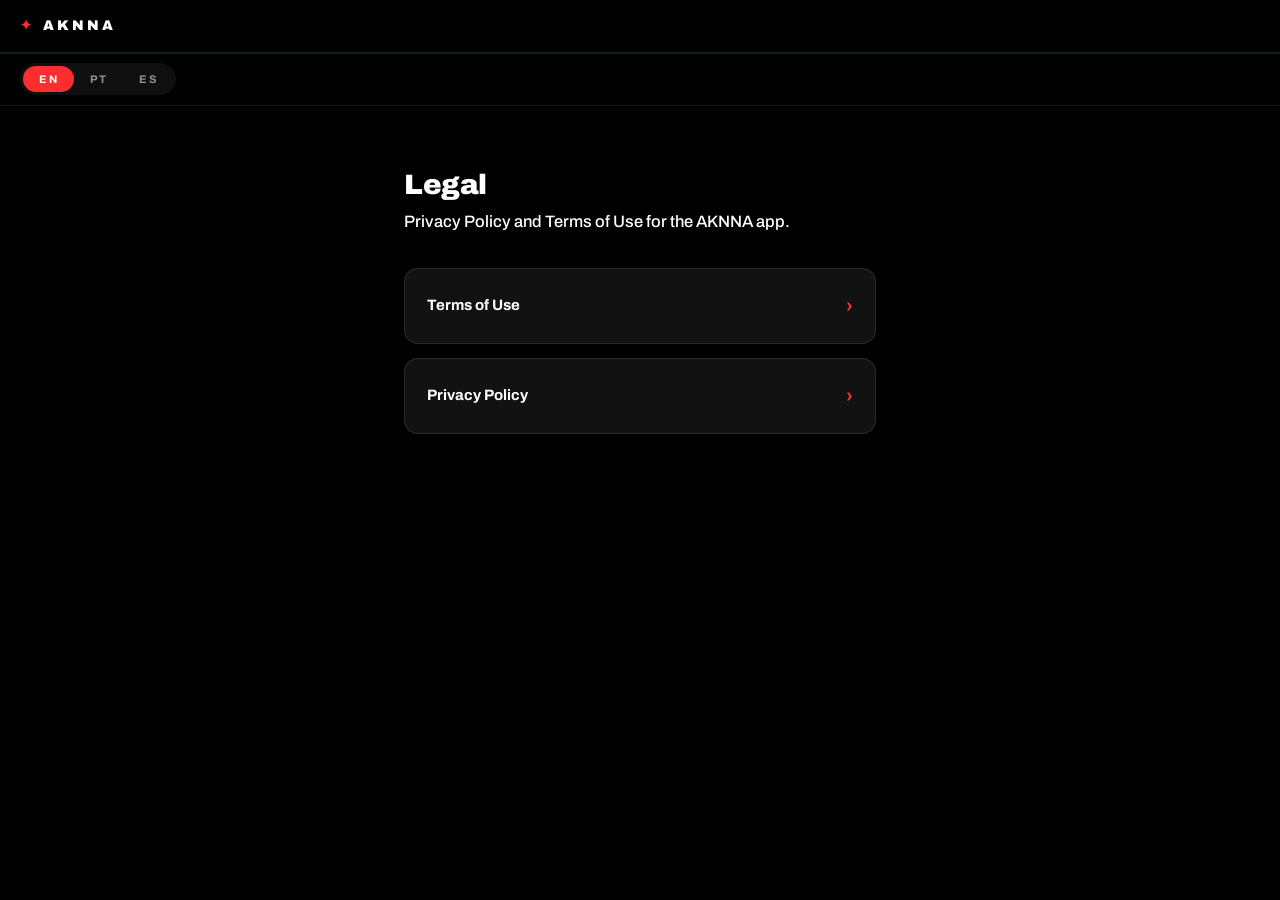
<file: index.html>
<!DOCTYPE html>
<html lang="pt-BR">
<head>
<meta charset="UTF-8">
<meta name="viewport" content="width=device-width, initial-scale=1.0">
<title>AKNNA — Legal</title>
<link rel="icon" type="image/x-icon" href="favicon.ico">
<link rel="icon" type="image/png" sizes="16x16" href="favicon-16x16.png">
<link rel="icon" type="image/png" sizes="32x32" href="favicon-32x32.png">
<link rel="icon" type="image/png" sizes="192x192" href="favicon-192.png">
<link rel="apple-touch-icon" sizes="180x180" href="apple-touch-icon.png">
<link rel="stylesheet" href="assets/style.css">
</head>
<body>

<div class="topbar">
  <a class="brand" href="https://aknnaofficial.com/"><span class="star">✦</span> AKNNA</a>
</div>
<div class="langbar">
  <div class="lang-pill">
    <button data-lang="en" type="button">EN</button>
    <button data-lang="pt" type="button">PT</button>
    <button data-lang="es" type="button">ES</button>
  </div>
</div>

<div class="hub">
  <div class="lang-block" data-lang="en">
    <h1>Legal</h1>
    <p class="lead">Privacy Policy and Terms of Use for the AKNNA app.</p>
    <a class="card" href="terms-of-use.html?lang=en">Terms of Use <span class="arrow">›</span></a>
    <a class="card" href="privacy-policy.html?lang=en">Privacy Policy <span class="arrow">›</span></a>
  </div>
  <div class="lang-block" data-lang="pt">
    <h1>Legal</h1>
    <p class="lead">Termos de Uso e Política de Privacidade do app AKNNA.</p>
    <a class="card" href="terms-of-use.html?lang=pt">Termos de Uso <span class="arrow">›</span></a>
    <a class="card" href="privacy-policy.html?lang=pt">Política de Privacidade <span class="arrow">›</span></a>
  </div>
  <div class="lang-block" data-lang="es">
    <h1>Legal</h1>
    <p class="lead">Términos de Uso y Política de Privacidad de la app AKNNA.</p>
    <a class="card" href="terms-of-use.html?lang=es">Términos de Uso <span class="arrow">›</span></a>
    <a class="card" href="privacy-policy.html?lang=es">Política de Privacidad <span class="arrow">›</span></a>
  </div>
</div>

<script src="assets/script.js"></script>
</body>
</html>
</file>
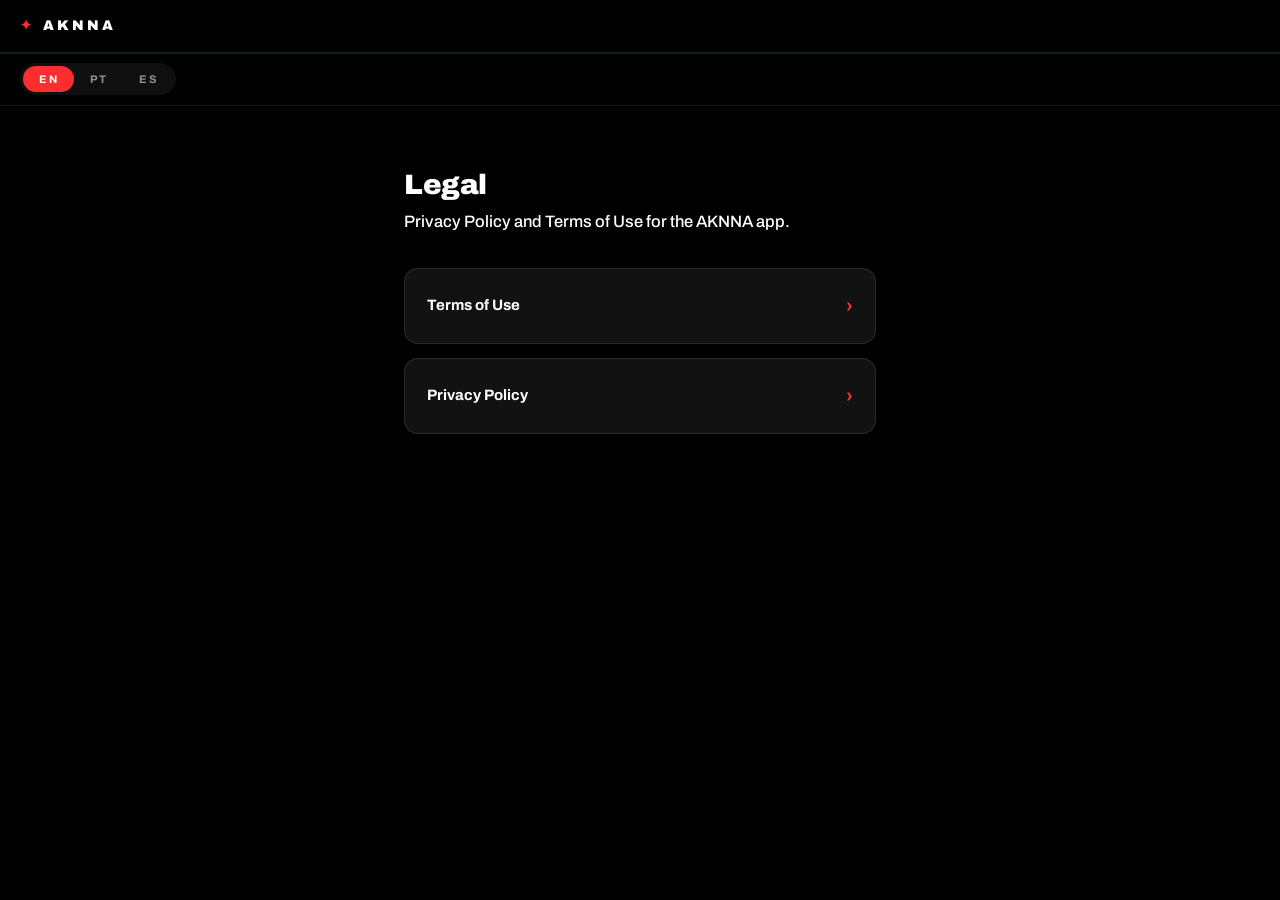
<file: aknna-deploy/index.html>
<!DOCTYPE html>
<html lang="pt-BR">
<head>
<meta charset="UTF-8">
<meta name="viewport" content="width=device-width, initial-scale=1.0">
<title>AKNNA — Legal</title>
<link rel="stylesheet" href="assets/style.css">
</head>
<body>

<div class="topbar">
  <a class="brand" href="https://aknnaofficial.com/"><span class="star">✦</span> AKNNA</a>
</div>
<div class="langbar">
  <div class="lang-pill">
    <button data-lang="en" type="button">EN</button>
    <button data-lang="pt" type="button">PT</button>
    <button data-lang="es" type="button">ES</button>
  </div>
</div>

<div class="hub">
  <div class="lang-block" data-lang="en">
    <h1>Legal</h1>
    <p class="lead">Privacy Policy and Terms of Use for the AKNNA app.</p>
    <a class="card" href="terms-of-use.html?lang=en">Terms of Use <span class="arrow">›</span></a>
    <a class="card" href="privacy-policy.html?lang=en">Privacy Policy <span class="arrow">›</span></a>
  </div>
  <div class="lang-block" data-lang="pt">
    <h1>Legal</h1>
    <p class="lead">Termos de Uso e Política de Privacidade do app AKNNA.</p>
    <a class="card" href="terms-of-use.html?lang=pt">Termos de Uso <span class="arrow">›</span></a>
    <a class="card" href="privacy-policy.html?lang=pt">Política de Privacidade <span class="arrow">›</span></a>
  </div>
  <div class="lang-block" data-lang="es">
    <h1>Legal</h1>
    <p class="lead">Términos de Uso y Política de Privacidad de la app AKNNA.</p>
    <a class="card" href="terms-of-use.html?lang=es">Términos de Uso <span class="arrow">›</span></a>
    <a class="card" href="privacy-policy.html?lang=es">Política de Privacidad <span class="arrow">›</span></a>
  </div>
</div>

<script src="assets/script.js"></script>
</body>
</html>
</file>
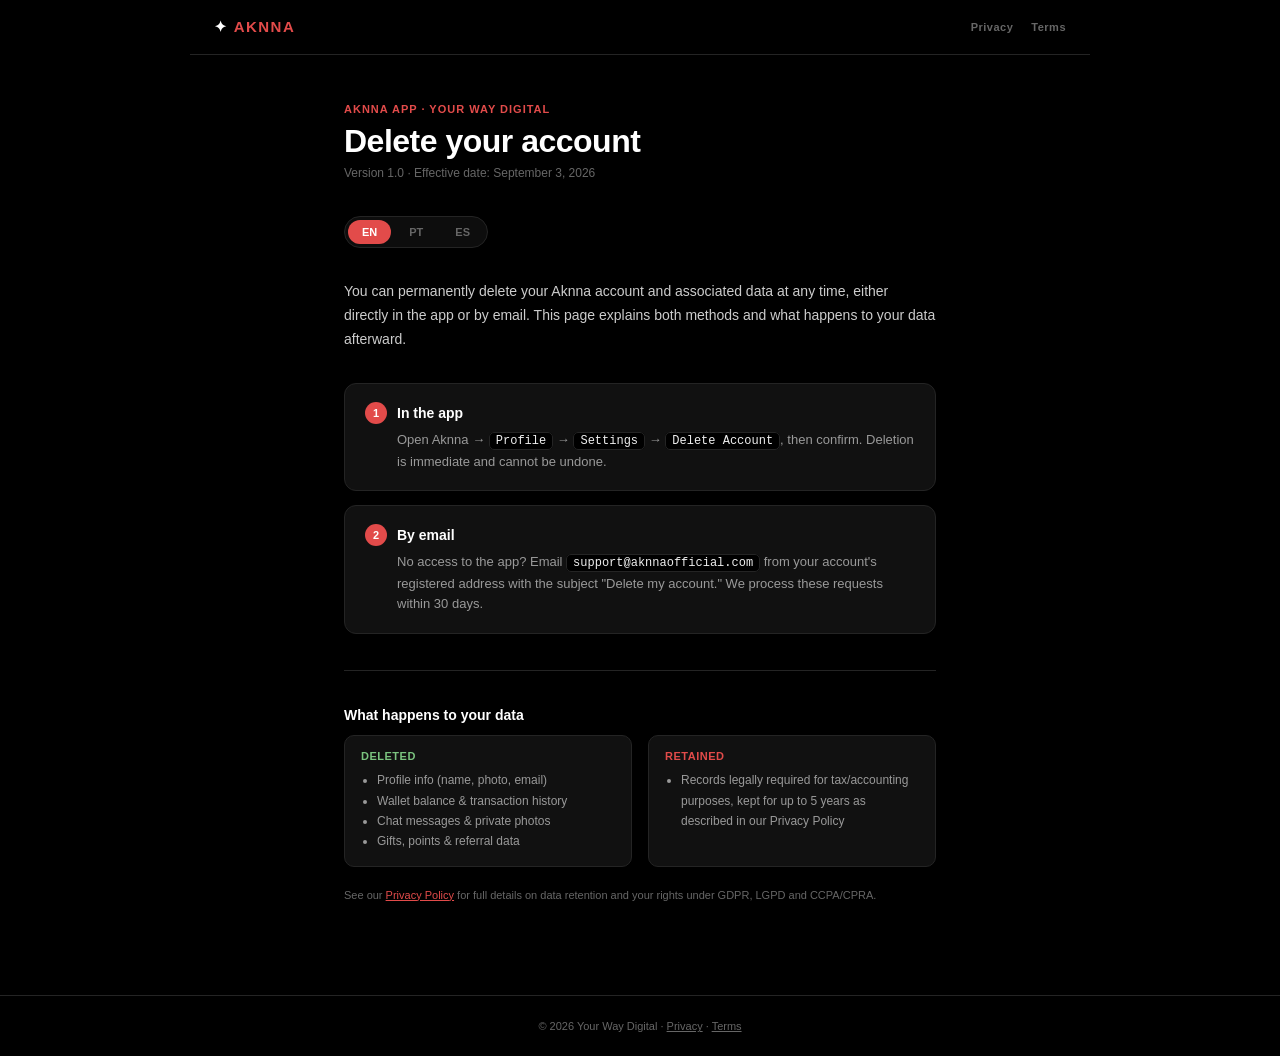
<file: delete-account.html>
<!DOCTYPE html>
<html lang="en">
<head>
<meta charset="UTF-8">
<meta name="viewport" content="width=device-width, initial-scale=1.0">
<title>Delete Your Account — AKNNA</title>
<link rel="icon" href="favicon.ico">
<style>
  :root{
    --bg:#000; --panel:#111; --border:#242424; --red:#E24B4A;
    --text:#fff; --text-dim:#999; --text-faint:#666;
  }
  *{box-sizing:border-box;}
  body{
    margin:0; background:var(--bg); color:var(--text);
    font-family:-apple-system,BlinkMacSystemFont,"Segoe UI",Roboto,Helvetica,Arial,sans-serif;
    -webkit-font-smoothing:antialiased;
  }
  header{
    display:flex; align-items:center; justify-content:space-between;
    padding:18px 24px; border-bottom:1px solid var(--border);
    max-width:900px; margin:0 auto;
  }
  .logo{font-weight:700; font-size:15px; letter-spacing:1.5px; color:#fff; text-decoration:none;}
  .logo span{color:var(--red);}
  nav{display:flex; gap:18px; align-items:center;}
  nav a{color:var(--text-faint); font-size:11px; font-weight:600; letter-spacing:0.5px; text-decoration:none;}
  nav a:hover{color:#fff;}
  main{max-width:640px; margin:0 auto; padding:48px 24px 80px;}
  .eyebrow{color:var(--red); font-size:11px; font-weight:600; letter-spacing:1px; margin:0 0 8px;}
  h1{font-size:32px; font-weight:800; margin:0 0 6px; letter-spacing:-0.5px;}
  .meta{color:var(--text-faint); font-size:12px; margin:0 0 36px;}
  .lang-toggle{display:flex; gap:4px; background:#0d0d0d; border:1px solid var(--border); border-radius:999px; padding:3px; width:fit-content; margin-bottom:32px;}
  .lang-btn{border:none; background:transparent; color:var(--text-faint); font-size:11px; font-weight:600; padding:6px 14px; border-radius:999px; cursor:pointer;}
  .lang-btn.active{background:var(--red); color:#fff;}
  p.intro{color:#ccc; font-size:14px; line-height:1.7; margin-bottom:32px;}
  .step{background:var(--panel); border:1px solid var(--border); border-radius:12px; padding:18px 20px; margin-bottom:14px;}
  .step-head{display:flex; align-items:center; gap:10px; margin-bottom:6px;}
  .step-num{
    width:22px; height:22px; border-radius:50%; background:var(--red); color:#fff;
    font-size:11px; font-weight:700; display:flex; align-items:center; justify-content:center; flex-shrink:0;
  }
  .step-title{font-size:14px; font-weight:700; color:#fff;}
  .step p{color:var(--text-dim); font-size:13px; line-height:1.6; margin:0 0 0 32px;}
  .step code{background:#000; border:1px solid var(--border); border-radius:5px; padding:1px 6px; font-size:12px; color:#eee;}
  .divider{height:1px; background:var(--border); margin:36px 0;}
  h2{font-size:14px; font-weight:700; color:#fff; margin:0 0 12px;}
  .data-grid{display:grid; grid-template-columns:1fr 1fr; gap:16px; margin-bottom:8px;}
  .data-col{background:var(--panel); border:1px solid var(--border); border-radius:10px; padding:14px 16px;}
  .data-col h3{font-size:11px; font-weight:700; letter-spacing:0.5px; margin:0 0 8px;}
  .data-col.deleted h3{color:#7bc47f;}
  .data-col.retained h3{color:var(--red);}
  .data-col ul{margin:0; padding-left:16px; color:var(--text-dim); font-size:12px; line-height:1.7;}
  .note{color:var(--text-faint); font-size:11px; line-height:1.6; margin-top:20px;}
  footer{border-top:1px solid var(--border); padding:24px; text-align:center;}
  footer p{color:var(--text-faint); font-size:11px; margin:0;}
  footer a{color:var(--text-faint);}
  @media (max-width:520px){
    .data-grid{grid-template-columns:1fr;}
    h1{font-size:26px;}
  }
</style>
</head>
<body>

<header>
  <a href="index.html" class="logo">✦ <span>AKNNA</span></a>
  <nav>
    <a href="privacy-policy.html">Privacy</a>
    <a href="terms-of-use.html">Terms</a>
  </nav>
</header>

<main>
  <p class="eyebrow" data-i18n="eyebrow">AKNNA APP · YOUR WAY DIGITAL</p>
  <h1 data-i18n="title">Delete your account</h1>
  <p class="meta"><span data-i18n="version">Version 1.0</span> · <span data-i18n="effective">Effective date: September 3, 2026</span></p>

  <div class="lang-toggle">
    <button class="lang-btn active" data-lang="en">EN</button>
    <button class="lang-btn" data-lang="pt">PT</button>
    <button class="lang-btn" data-lang="es">ES</button>
  </div>

  <p class="intro" data-i18n="intro">
    You can permanently delete your Aknna account and associated data at any time, either directly in the app or by email. This page explains both methods and what happens to your data afterward.
  </p>

  <div class="step">
    <div class="step-head">
      <span class="step-num">1</span>
      <span class="step-title" data-i18n="step1title">In the app</span>
    </div>
    <p data-i18n="step1body">Open Aknna → <code>Profile</code> → <code>Settings</code> → <code>Delete Account</code>, then confirm. Deletion is immediate and cannot be undone.</p>
  </div>

  <div class="step">
    <div class="step-head">
      <span class="step-num">2</span>
      <span class="step-title" data-i18n="step2title">By email</span>
    </div>
    <p data-i18n="step2body">No access to the app? Email <code>support@aknnaofficial.com</code> from your account's registered address with the subject "Delete my account." We process these requests within 30 days.</p>
  </div>

  <div class="divider"></div>

  <h2 data-i18n="whathappens">What happens to your data</h2>
  <div class="data-grid">
    <div class="data-col deleted">
      <h3 data-i18n="deletedHead">DELETED</h3>
      <ul data-i18n-list="deletedList">
        <li>Profile info (name, photo, email)</li>
        <li>Wallet balance &amp; transaction history</li>
        <li>Chat messages &amp; private photos</li>
        <li>Gifts, points &amp; referral data</li>
      </ul>
    </div>
    <div class="data-col retained">
      <h3 data-i18n="retainedHead">RETAINED</h3>
      <ul data-i18n-list="retainedList">
        <li>Records legally required for tax/accounting purposes, kept for up to 5 years as described in our Privacy Policy</li>
      </ul>
    </div>
  </div>
  <p class="note" data-i18n="note">See our <a href="privacy-policy.html" style="color:#E24B4A;">Privacy Policy</a> for full details on data retention and your rights under GDPR, LGPD and CCPA/CPRA.</p>
</main>

<footer>
  <p>© 2026 Your Way Digital · <a href="privacy-policy.html">Privacy</a> · <a href="terms-of-use.html">Terms</a></p>
</footer>

<script>
const i18n = {
  en: {
    eyebrow: "AKNNA APP · YOUR WAY DIGITAL",
    title: "Delete your account",
    version: "Version 1.0",
    effective: "Effective date: September 3, 2026",
    intro: "You can permanently delete your Aknna account and associated data at any time, either directly in the app or by email. This page explains both methods and what happens to your data afterward.",
    step1title: "In the app",
    step1body: 'Open Aknna → <code>Profile</code> → <code>Settings</code> → <code>Delete Account</code>, then confirm. Deletion is immediate and cannot be undone.',
    step2title: "By email",
    step2body: 'No access to the app? Email <code>support@aknnaofficial.com</code> from your account\'s registered address with the subject "Delete my account." We process these requests within 30 days.',
    whathappens: "What happens to your data",
    deletedHead: "DELETED",
    deletedList: ["Profile info (name, photo, email)", "Wallet balance &amp; transaction history", "Chat messages &amp; private photos", "Gifts, points &amp; referral data"],
    retainedHead: "RETAINED",
    retainedList: ["Records legally required for tax/accounting purposes, kept for up to 5 years as described in our Privacy Policy"],
    note: 'See our <a href="privacy-policy.html" style="color:#E24B4A;">Privacy Policy</a> for full details on data retention and your rights under GDPR, LGPD and CCPA/CPRA.'
  },
  pt: {
    eyebrow: "APP AKNNA · YOUR WAY DIGITAL",
    title: "Excluir a tua conta",
    version: "Versão 1.0",
    effective: "Data de vigência: 3 de setembro de 2026",
    intro: "Podes excluir permanentemente a tua conta Aknna e os dados associados a qualquer momento, diretamente no app ou por e-mail. Esta página explica os dois métodos e o que acontece aos teus dados depois.",
    step1title: "No app",
    step1body: 'Abre o Aknna → <code>Perfil</code> → <code>Definições</code> → <code>Excluir Conta</code>, e confirma. A exclusão é imediata e não pode ser desfeita.',
    step2title: "Por e-mail",
    step2body: 'Sem acesso ao app? Envia um e-mail para <code>support@aknnaofficial.com</code> a partir do endereço registado na tua conta, com o assunto "Excluir minha conta." Processamos estes pedidos em até 30 dias.',
    whathappens: "O que acontece aos teus dados",
    deletedHead: "APAGADO",
    deletedList: ["Informação de perfil (nome, foto, e-mail)", "Saldo da carteira e histórico de transações", "Mensagens de chat e fotos privadas", "Presentes, pontos e dados de referência"],
    retainedHead: "MANTIDO",
    retainedList: ["Registos legalmente exigidos para fins fiscais/contabilísticos, mantidos por até 5 anos, conforme descrito na nossa Política de Privacidade"],
    note: 'Consulta a nossa <a href="privacy-policy.html" style="color:#E24B4A;">Política de Privacidade</a> para detalhes completos sobre retenção de dados e os teus direitos ao abrigo do RGPD, LGPD e CCPA/CPRA.'
  },
  es: {
    eyebrow: "APP AKNNA · YOUR WAY DIGITAL",
    title: "Elimina tu cuenta",
    version: "Versión 1.0",
    effective: "Fecha de vigencia: 3 de septiembre de 2026",
    intro: "Puedes eliminar permanentemente tu cuenta de Aknna y los datos asociados en cualquier momento, ya sea directamente en la app o por correo electrónico. Esta página explica ambos métodos y qué ocurre con tus datos después.",
    step1title: "En la app",
    step1body: 'Abre Aknna → <code>Perfil</code> → <code>Configuración</code> → <code>Eliminar cuenta</code>, y confirma. La eliminación es inmediata y no se puede deshacer.',
    step2title: "Por correo electrónico",
    step2body: '¿Sin acceso a la app? Escribe a <code>support@aknnaofficial.com</code> desde la dirección registrada en tu cuenta, con el asunto "Eliminar mi cuenta." Procesamos estas solicitudes en un plazo de 30 días.',
    whathappens: "Qué ocurre con tus datos",
    deletedHead: "ELIMINADO",
    deletedList: ["Información de perfil (nombre, foto, correo)", "Saldo de la billetera e historial de transacciones", "Mensajes de chat y fotos privadas", "Regalos, puntos y datos de referidos"],
    retainedHead: "SE CONSERVA",
    retainedList: ["Registros exigidos legalmente por motivos fiscales/contables, conservados hasta 5 años, según se describe en nuestra Política de Privacidad"],
    note: 'Consulta nuestra <a href="privacy-policy.html" style="color:#E24B4A;">Política de Privacidad</a> para más detalles sobre la retención de datos y tus derechos según el RGPD, la LGPD y la CCPA/CPRA.'
  }
};

function applyLang(lang){
  const dict = i18n[lang];
  document.querySelectorAll('[data-i18n]').forEach(el => {
    const key = el.getAttribute('data-i18n');
    if (dict[key] !== undefined) el.innerHTML = dict[key];
  });
  document.querySelectorAll('[data-i18n-list]').forEach(el => {
    const key = el.getAttribute('data-i18n-list');
    if (dict[key]) el.innerHTML = dict[key].map(item => `<li>${item}</li>`).join('');
  });
  document.querySelectorAll('.lang-btn').forEach(b => b.classList.toggle('active', b.dataset.lang === lang));
  document.documentElement.lang = lang;
}

document.querySelectorAll('.lang-btn').forEach(btn => {
  btn.addEventListener('click', () => applyLang(btn.dataset.lang));
});

const params = new URLSearchParams(window.location.search);
const initialLang = params.get('lang');
if (initialLang && i18n[initialLang]) applyLang(initialLang);
</script>

</body>
</html>
</file>
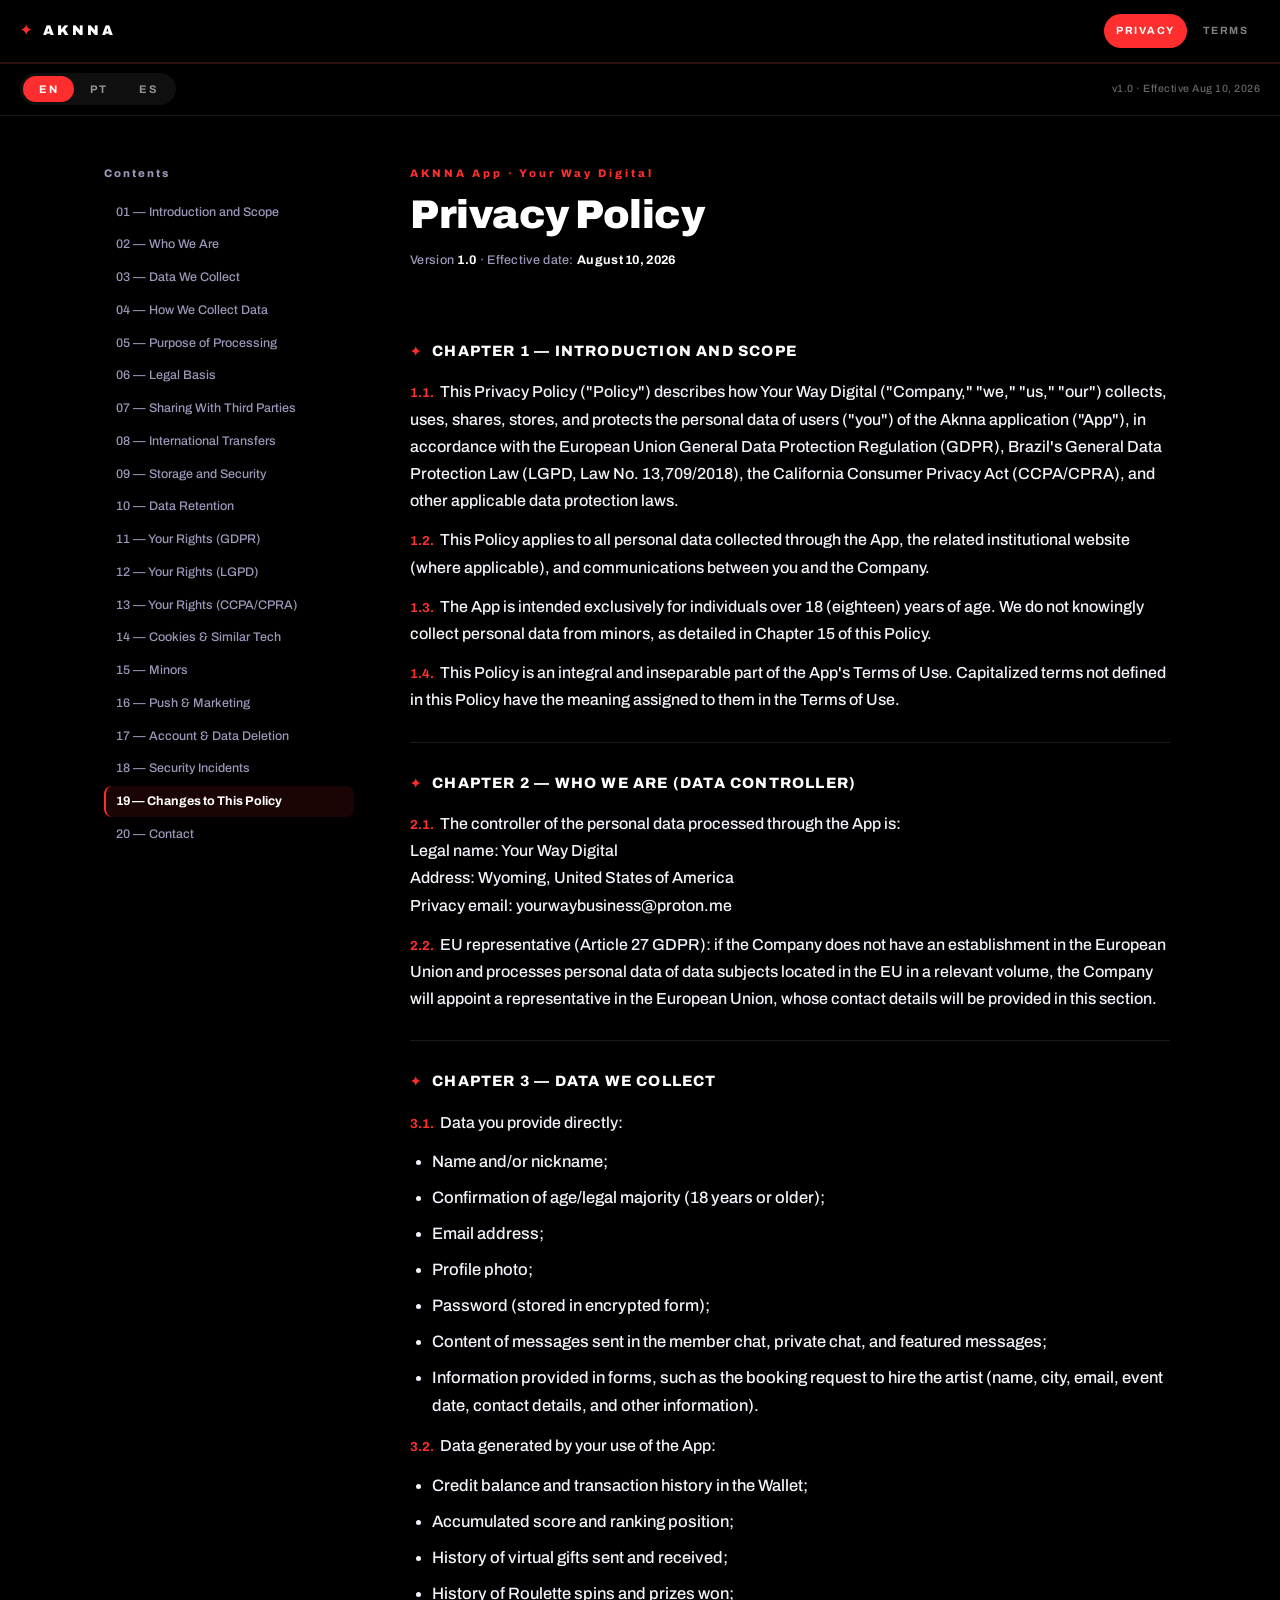
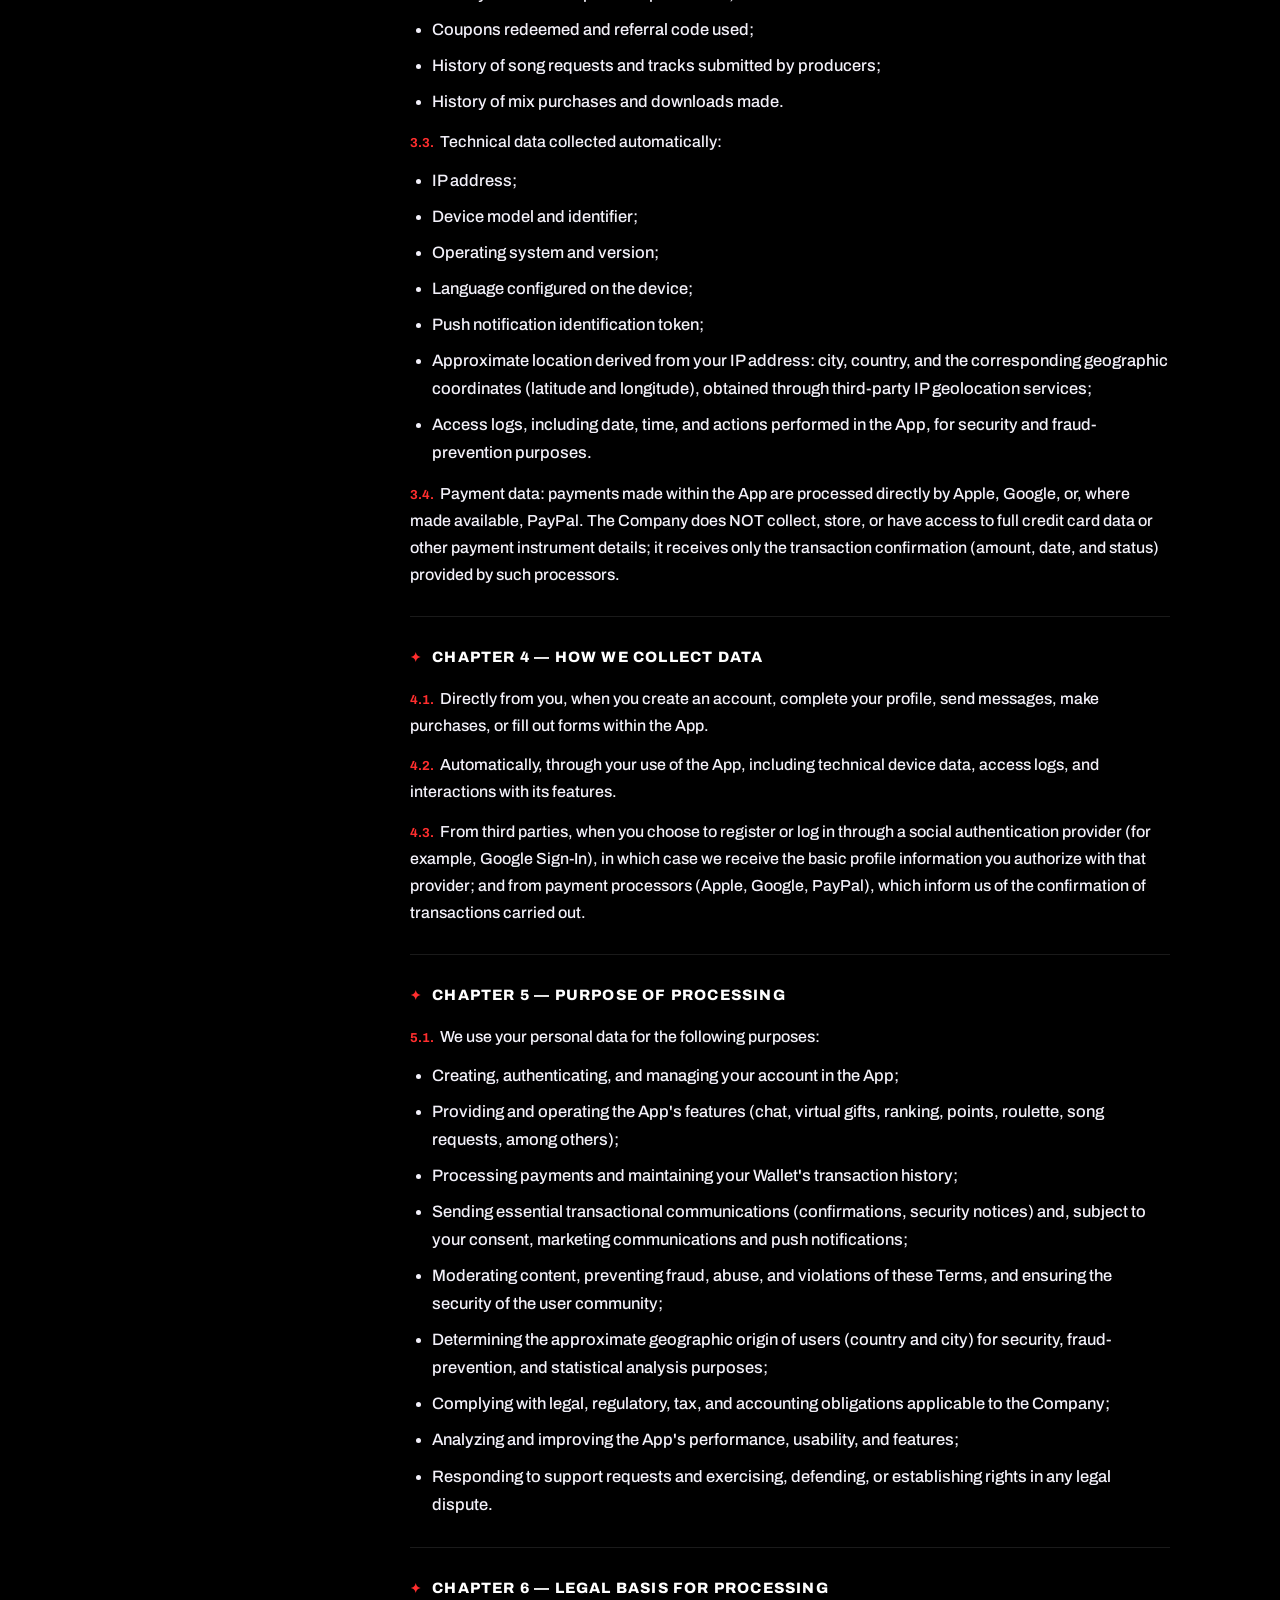
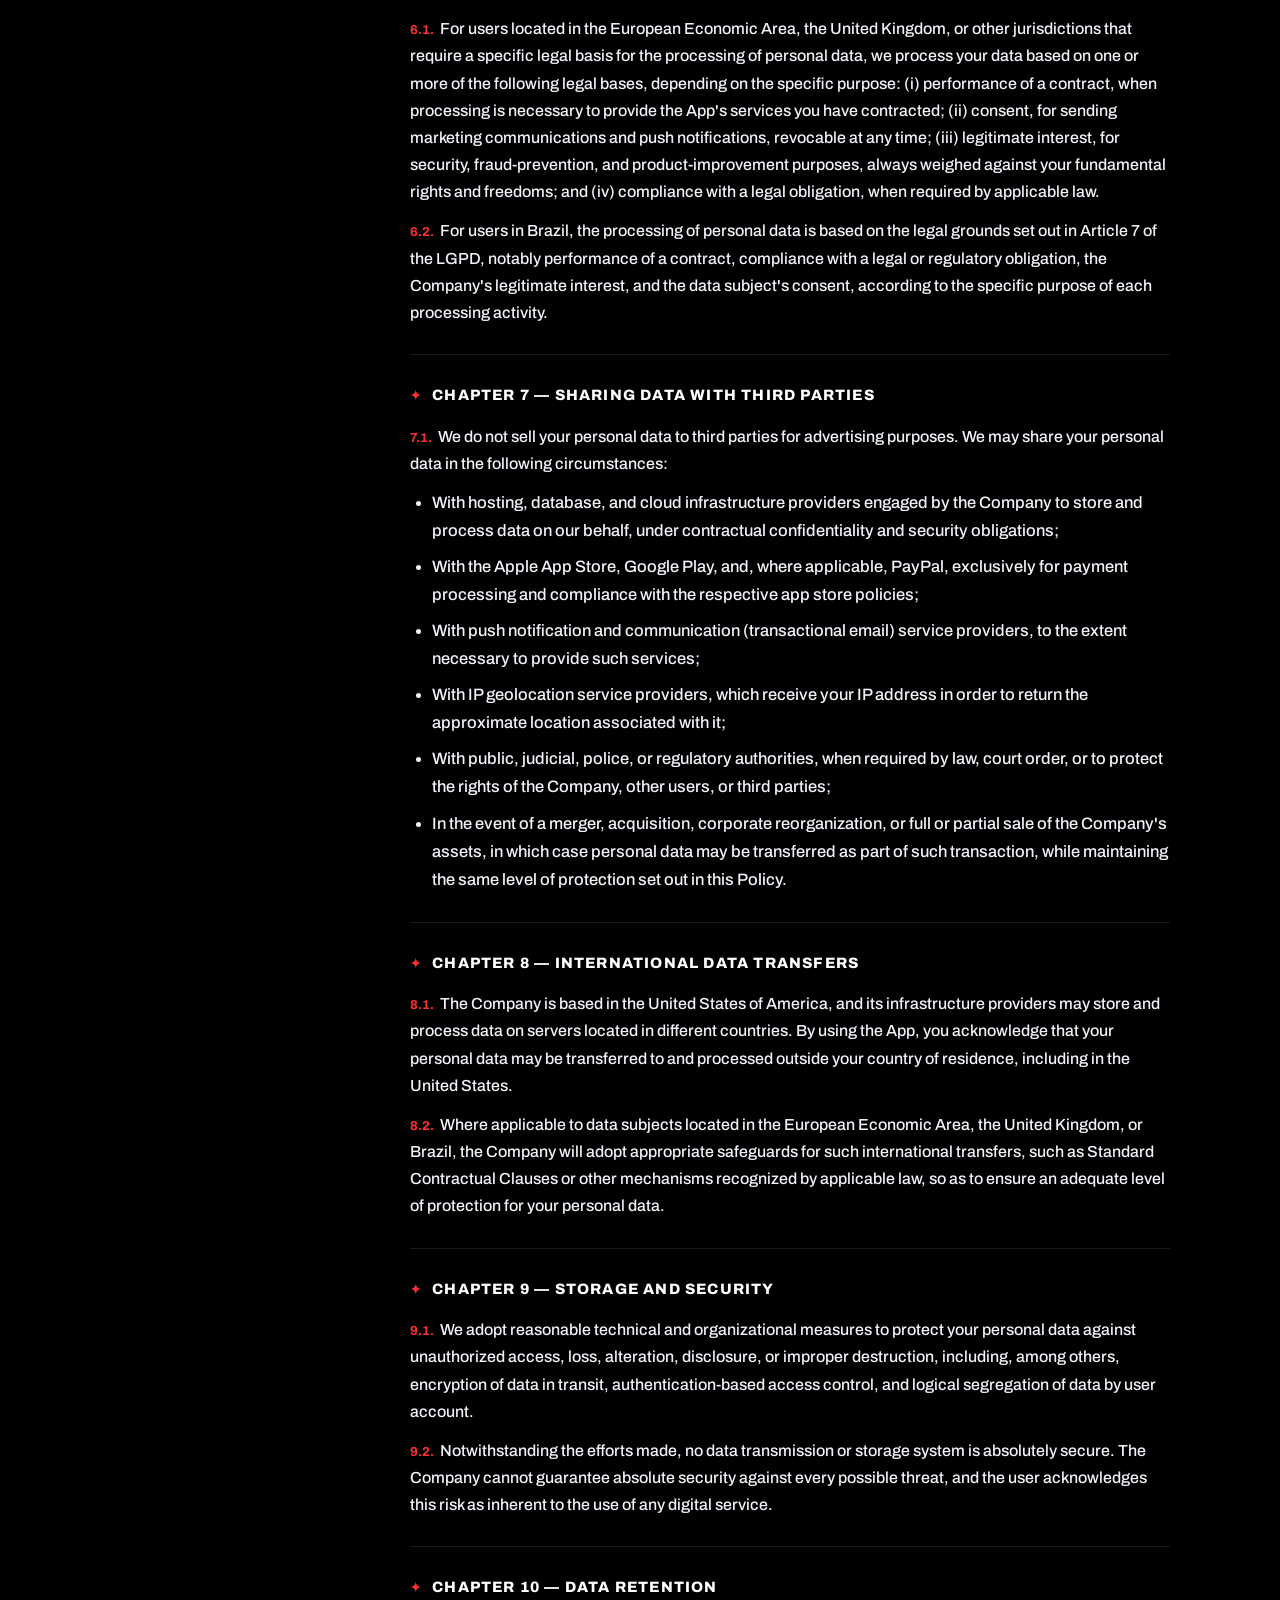
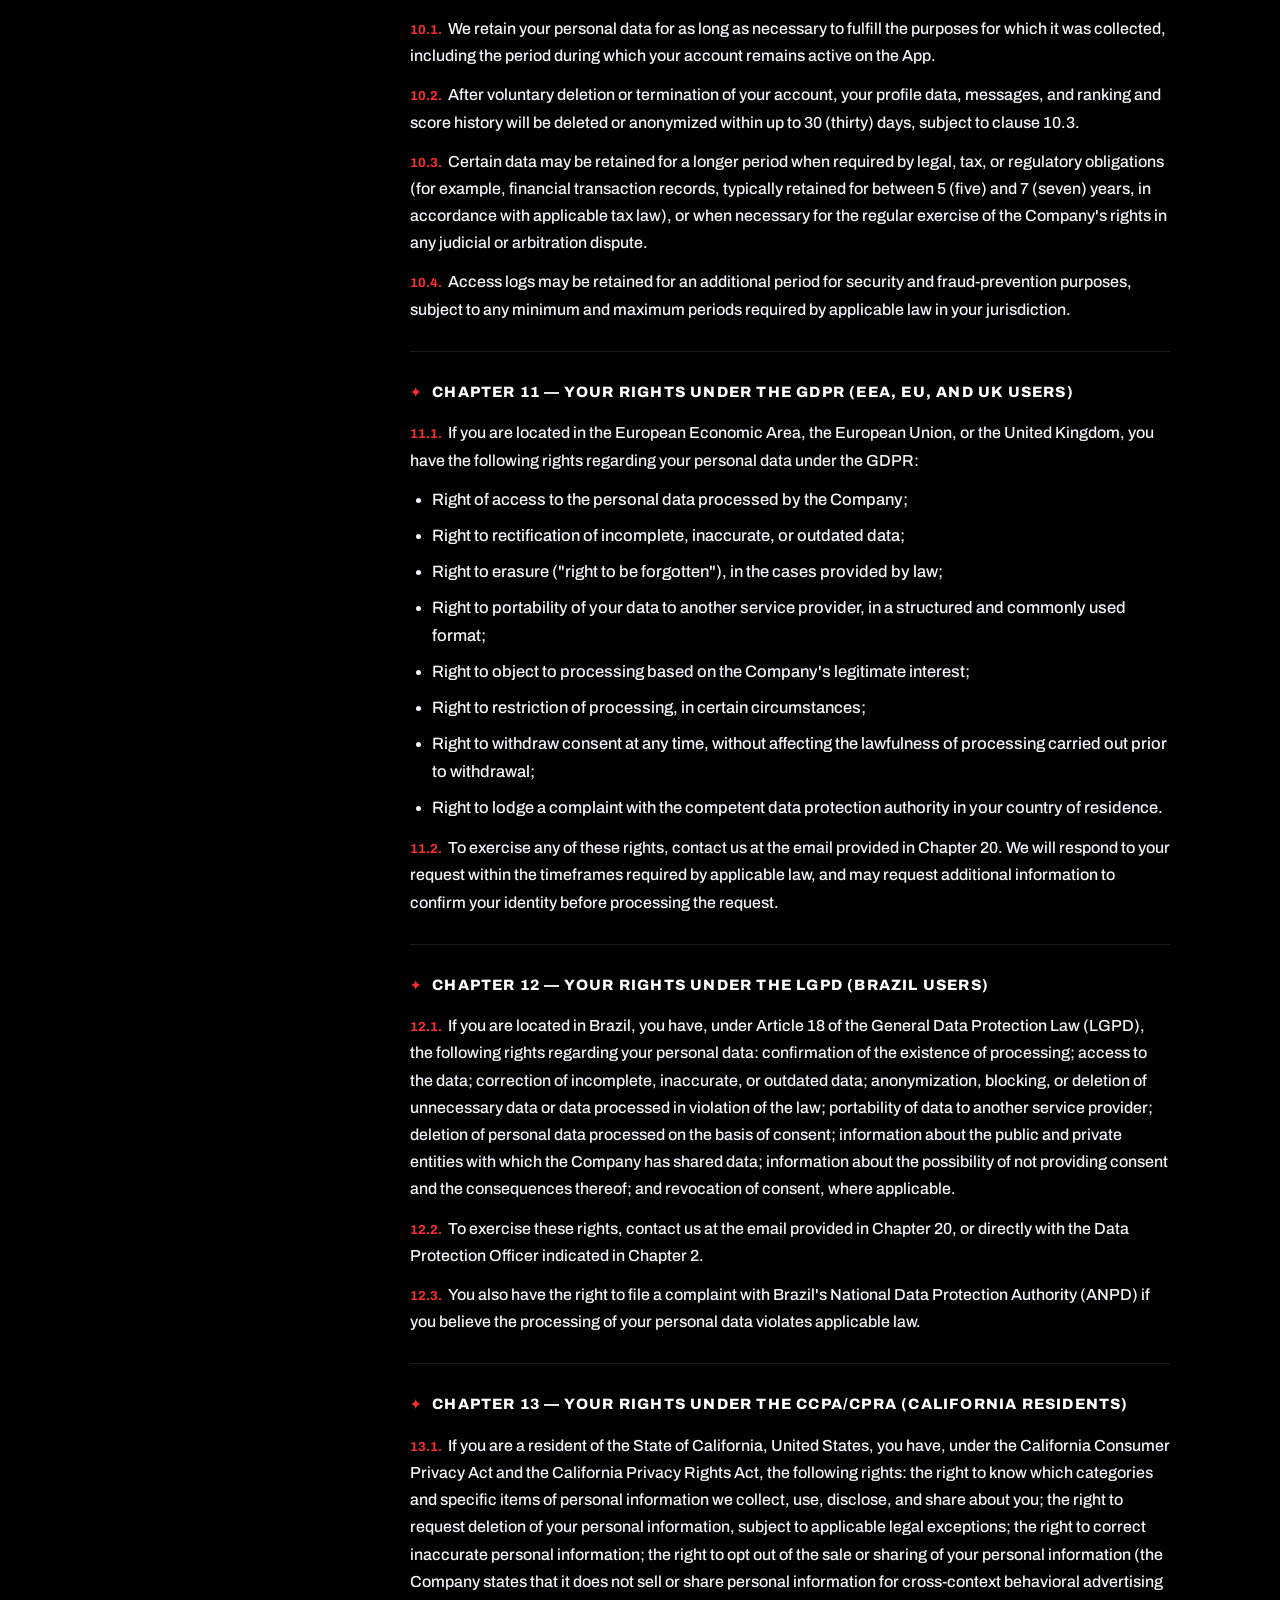
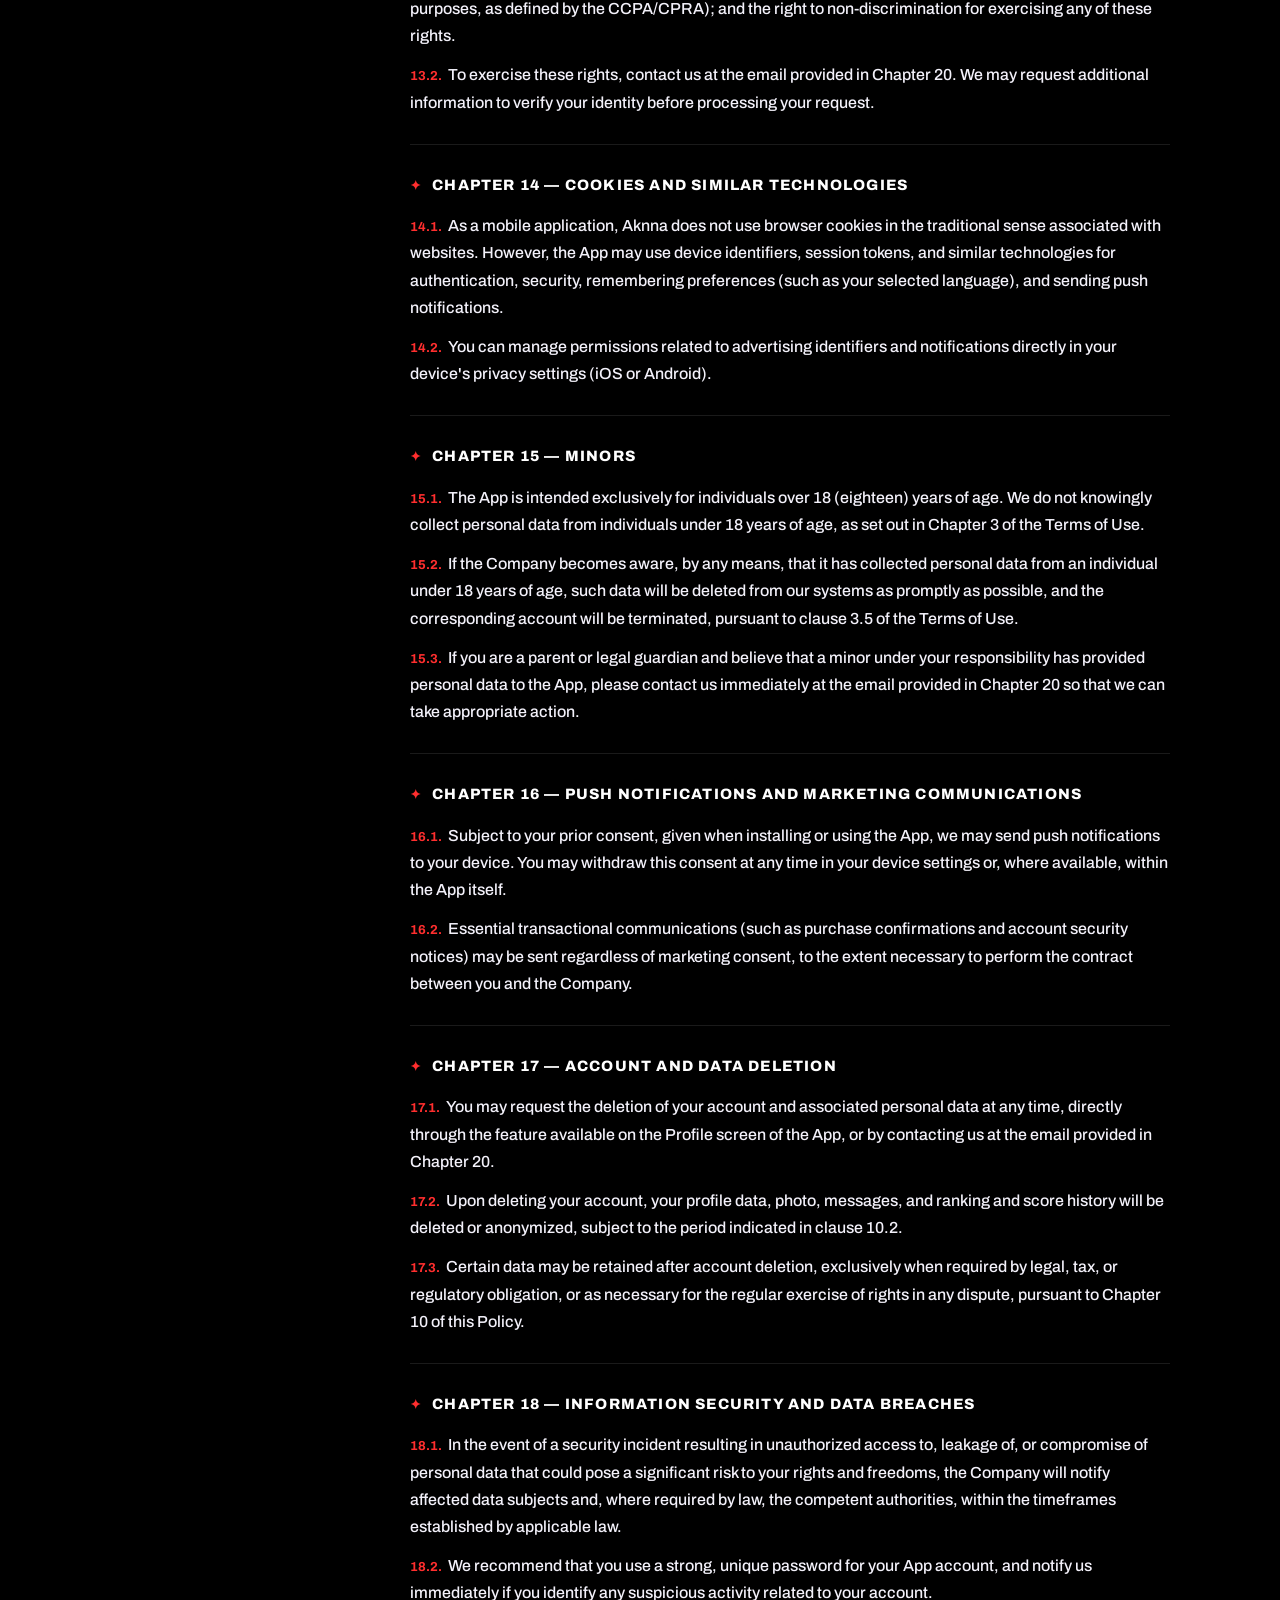
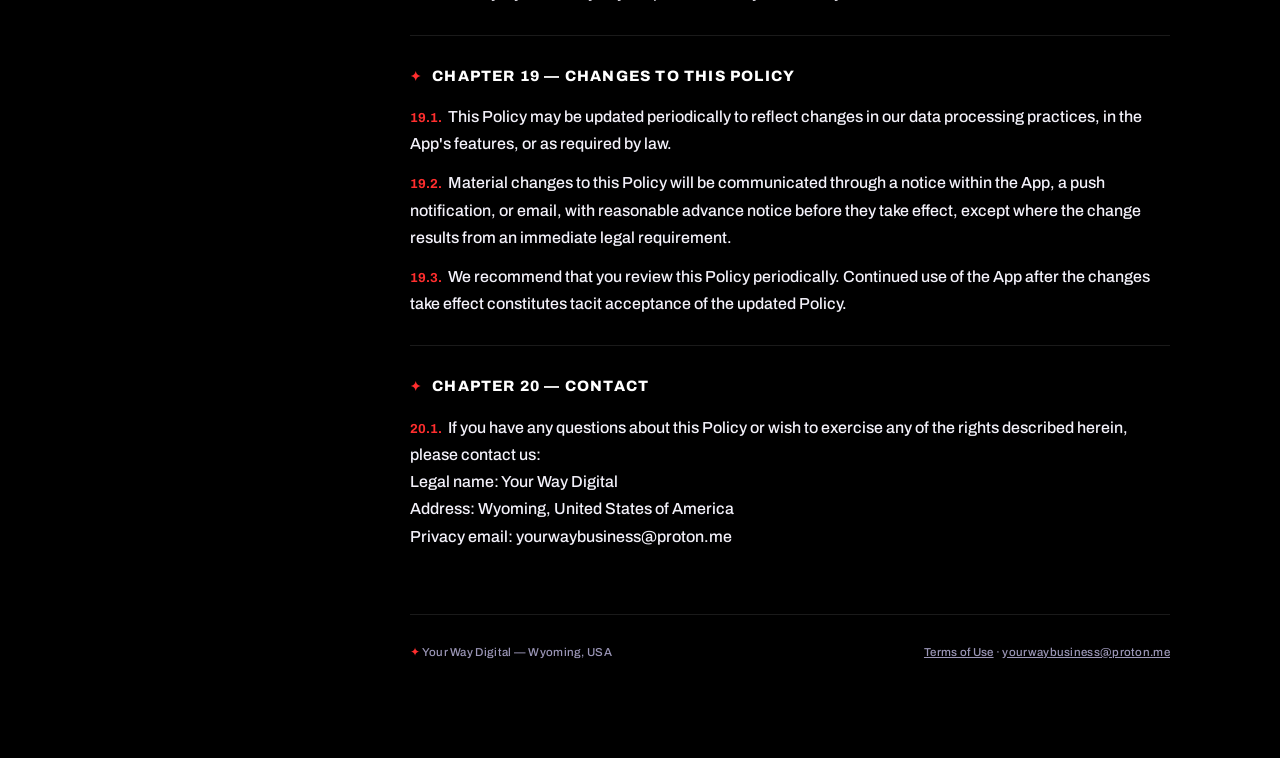
<file: privacy-policy.html>
<!DOCTYPE html>
<html lang="pt-BR">
<head>
<meta charset="UTF-8">
<meta name="viewport" content="width=device-width, initial-scale=1.0">
<title>AKNNA — Privacy Policy / Política de Privacidade / Política de Privacidad</title>
<link rel="icon" type="image/x-icon" href="favicon.ico">
<link rel="icon" type="image/png" sizes="16x16" href="favicon-16x16.png">
<link rel="icon" type="image/png" sizes="32x32" href="favicon-32x32.png">
<link rel="icon" type="image/png" sizes="192x192" href="favicon-192.png">
<link rel="apple-touch-icon" sizes="180x180" href="apple-touch-icon.png">
<meta name="description" content="AKNNA App — Privacy Policy (EN/PT/ES)">
<link rel="stylesheet" href="assets/style.css">
</head>
<body>

<div class="topbar">
  <a class="brand" href="https://aknnaofficial.com/"><span class="star">✦</span> AKNNA</a>
  <nav class="doc-switch">
    <a class="active" href="privacy-policy.html">PRIVACY</a>
    <a href="terms-of-use.html">TERMS</a>
  </nav>
</div>
<div class="langbar">
  <div class="lang-pill">
    <button data-lang="en" type="button">EN</button>
    <button data-lang="pt" type="button">PT</button>
    <button data-lang="es" type="button">ES</button>
  </div>
  <span class="updated">v1.0 · Effective Aug 10, 2026</span>
</div>

<div class="wrap">
<!-- ===== TOC — desktop, sticky ===== -->
<nav class="toc lang-block" data-lang="en" aria-label="Table of contents">
  <p class="toc-title">Contents</p>
  <ol>
    <li><a href="#en-c1">01 — Introduction and Scope</a></li>
    <li><a href="#en-c2">02 — Who We Are</a></li>
    <li><a href="#en-c3">03 — Data We Collect</a></li>
    <li><a href="#en-c4">04 — How We Collect Data</a></li>
    <li><a href="#en-c5">05 — Purpose of Processing</a></li>
    <li><a href="#en-c6">06 — Legal Basis</a></li>
    <li><a href="#en-c7">07 — Sharing With Third Parties</a></li>
    <li><a href="#en-c8">08 — International Transfers</a></li>
    <li><a href="#en-c9">09 — Storage and Security</a></li>
    <li><a href="#en-c10">10 — Data Retention</a></li>
    <li><a href="#en-c11">11 — Your Rights (GDPR)</a></li>
    <li><a href="#en-c12">12 — Your Rights (LGPD)</a></li>
    <li><a href="#en-c13">13 — Your Rights (CCPA/CPRA)</a></li>
    <li><a href="#en-c14">14 — Cookies &amp; Similar Tech</a></li>
    <li><a href="#en-c15">15 — Minors</a></li>
    <li><a href="#en-c16">16 — Push &amp; Marketing</a></li>
    <li><a href="#en-c17">17 — Account &amp; Data Deletion</a></li>
    <li><a href="#en-c18">18 — Security Incidents</a></li>
    <li><a href="#en-c19">19 — Changes to This Policy</a></li>
    <li><a href="#en-c20">20 — Contact</a></li>
  </ol>
</nav>
<nav class="toc lang-block" data-lang="pt" aria-label="Índice">
  <p class="toc-title">Índice</p>
  <ol>
    <li><a href="#pt-c1">01 — Introdução e Escopo</a></li>
    <li><a href="#pt-c2">02 — Quem Somos</a></li>
    <li><a href="#pt-c3">03 — Dados que Coletamos</a></li>
    <li><a href="#pt-c4">04 — Como Coletamos os Dados</a></li>
    <li><a href="#pt-c5">05 — Finalidade do Tratamento</a></li>
    <li><a href="#pt-c6">06 — Base Legal</a></li>
    <li><a href="#pt-c7">07 — Compartilhamento com Terceiros</a></li>
    <li><a href="#pt-c8">08 — Transferência Internacional</a></li>
    <li><a href="#pt-c9">09 — Armazenamento e Segurança</a></li>
    <li><a href="#pt-c10">10 — Retenção de Dados</a></li>
    <li><a href="#pt-c11">11 — Seus Direitos (GDPR)</a></li>
    <li><a href="#pt-c12">12 — Seus Direitos (LGPD)</a></li>
    <li><a href="#pt-c13">13 — Seus Direitos (CCPA/CPRA)</a></li>
    <li><a href="#pt-c14">14 — Cookies e Tecnologias Similares</a></li>
    <li><a href="#pt-c15">15 — Menores de Idade</a></li>
    <li><a href="#pt-c16">16 — Push e Marketing</a></li>
    <li><a href="#pt-c17">17 — Exclusão de Conta e Dados</a></li>
    <li><a href="#pt-c18">18 — Incidentes de Segurança</a></li>
    <li><a href="#pt-c19">19 — Alterações a Esta Política</a></li>
    <li><a href="#pt-c20">20 — Contato</a></li>
  </ol>
</nav>
<nav class="toc lang-block" data-lang="es" aria-label="Índice">
  <p class="toc-title">Índice</p>
  <ol>
    <li><a href="#es-c1">01 — Introducción y Ámbito</a></li>
    <li><a href="#es-c2">02 — Quiénes Somos</a></li>
    <li><a href="#es-c3">03 — Datos que Recopilamos</a></li>
    <li><a href="#es-c4">04 — Cómo Recopilamos los Datos</a></li>
    <li><a href="#es-c5">05 — Finalidad del Tratamiento</a></li>
    <li><a href="#es-c6">06 — Base Legal</a></li>
    <li><a href="#es-c7">07 — Compartición con Terceros</a></li>
    <li><a href="#es-c8">08 — Transferencia Internacional</a></li>
    <li><a href="#es-c9">09 — Almacenamiento y Seguridad</a></li>
    <li><a href="#es-c10">10 — Conservación de Datos</a></li>
    <li><a href="#es-c11">11 — Sus Derechos (RGPD)</a></li>
    <li><a href="#es-c12">12 — Sus Derechos (LGPD)</a></li>
    <li><a href="#es-c13">13 — Sus Derechos (CCPA/CPRA)</a></li>
    <li><a href="#es-c14">14 — Cookies y Tecnologías Similares</a></li>
    <li><a href="#es-c15">15 — Menores de Edad</a></li>
    <li><a href="#es-c16">16 — Push y Marketing</a></li>
    <li><a href="#es-c17">17 — Eliminación de Cuenta y Datos</a></li>
    <li><a href="#es-c18">18 — Incidentes de Seguridad</a></li>
    <li><a href="#es-c19">19 — Cambios a Esta Política</a></li>
    <li><a href="#es-c20">20 — Contacto</a></li>
  </ol>
</nav>

<div class="content">
<!-- ===================== EN ===================== -->
<div class="lang-block" data-lang="en">
  <header class="doc-header">
    <p class="eyebrow">AKNNA App · Your Way Digital</p>
    <h1>Privacy Policy</h1>
    <p class="meta">Version <strong>1.0</strong> · Effective date: <strong>August 10, 2026</strong></p>
  </header>

  <section class="chapter" id="en-c1">
    <h2><span class="mark">✦</span> Chapter 1 — Introduction and Scope</h2>
    <p><span class="num">1.1.</span>This Privacy Policy ("Policy") describes how Your Way Digital ("Company," "we," "us," "our") collects, uses, shares, stores, and protects the personal data of users ("you") of the Aknna application ("App"), in accordance with the European Union General Data Protection Regulation (GDPR), Brazil's General Data Protection Law (LGPD, Law No. 13,709/2018), the California Consumer Privacy Act (CCPA/CPRA), and other applicable data protection laws.</p>
    <p><span class="num">1.2.</span>This Policy applies to all personal data collected through the App, the related institutional website (where applicable), and communications between you and the Company.</p>
    <p><span class="num">1.3.</span>The App is intended exclusively for individuals over 18 (eighteen) years of age. We do not knowingly collect personal data from minors, as detailed in Chapter 15 of this Policy.</p>
    <p><span class="num">1.4.</span>This Policy is an integral and inseparable part of the App's Terms of Use. Capitalized terms not defined in this Policy have the meaning assigned to them in the Terms of Use.</p>
  </section>

  <section class="chapter" id="en-c2">
    <h2><span class="mark">✦</span> Chapter 2 — Who We Are (Data Controller)</h2>
    <p><span class="num">2.1.</span>The controller of the personal data processed through the App is:<br>Legal name: Your Way Digital<br>Address: Wyoming, United States of America<br>Privacy email: yourwaybusiness@proton.me</p>
    <p><span class="num">2.2.</span>EU representative (Article 27 GDPR): if the Company does not have an establishment in the European Union and processes personal data of data subjects located in the EU in a relevant volume, the Company will appoint a representative in the European Union, whose contact details will be provided in this section.</p>
  </section>

  <section class="chapter" id="en-c3">
    <h2><span class="mark">✦</span> Chapter 3 — Data We Collect</h2>
    <p><span class="num">3.1.</span>Data you provide directly:</p>
    <ul>
      <li>Name and/or nickname;</li>
      <li>Confirmation of age/legal majority (18 years or older);</li>
      <li>Email address;</li>
      <li>Profile photo;</li>
      <li>Password (stored in encrypted form);</li>
      <li>Content of messages sent in the member chat, private chat, and featured messages;</li>
      <li>Information provided in forms, such as the booking request to hire the artist (name, city, email, event date, contact details, and other information).</li>
    </ul>
    <p><span class="num">3.2.</span>Data generated by your use of the App:</p>
    <ul>
      <li>Credit balance and transaction history in the Wallet;</li>
      <li>Accumulated score and ranking position;</li>
      <li>History of virtual gifts sent and received;</li>
      <li>History of Roulette spins and prizes won;</li>
      <li>Coupons redeemed and referral code used;</li>
      <li>History of song requests and tracks submitted by producers;</li>
      <li>History of mix purchases and downloads made.</li>
    </ul>
    <p><span class="num">3.3.</span>Technical data collected automatically:</p>
    <ul>
      <li>IP address;</li>
      <li>Device model and identifier;</li>
      <li>Operating system and version;</li>
      <li>Language configured on the device;</li>
      <li>Push notification identification token;</li>
      <li>Approximate location derived from your IP address: city, country, and the corresponding geographic coordinates (latitude and longitude), obtained through third-party IP geolocation services;</li>
      <li>Access logs, including date, time, and actions performed in the App, for security and fraud-prevention purposes.</li>
    </ul>
    <p><span class="num">3.4.</span>Payment data: payments made within the App are processed directly by Apple, Google, or, where made available, PayPal. The Company does NOT collect, store, or have access to full credit card data or other payment instrument details; it receives only the transaction confirmation (amount, date, and status) provided by such processors.</p>
  </section>

  <section class="chapter" id="en-c4">
    <h2><span class="mark">✦</span> Chapter 4 — How We Collect Data</h2>
    <p><span class="num">4.1.</span>Directly from you, when you create an account, complete your profile, send messages, make purchases, or fill out forms within the App.</p>
    <p><span class="num">4.2.</span>Automatically, through your use of the App, including technical device data, access logs, and interactions with its features.</p>
    <p><span class="num">4.3.</span>From third parties, when you choose to register or log in through a social authentication provider (for example, Google Sign-In), in which case we receive the basic profile information you authorize with that provider; and from payment processors (Apple, Google, PayPal), which inform us of the confirmation of transactions carried out.</p>
  </section>

  <section class="chapter" id="en-c5">
    <h2><span class="mark">✦</span> Chapter 5 — Purpose of Processing</h2>
    <p><span class="num">5.1.</span>We use your personal data for the following purposes:</p>
    <ul>
      <li>Creating, authenticating, and managing your account in the App;</li>
      <li>Providing and operating the App's features (chat, virtual gifts, ranking, points, roulette, song requests, among others);</li>
      <li>Processing payments and maintaining your Wallet's transaction history;</li>
      <li>Sending essential transactional communications (confirmations, security notices) and, subject to your consent, marketing communications and push notifications;</li>
      <li>Moderating content, preventing fraud, abuse, and violations of these Terms, and ensuring the security of the user community;</li>
      <li>Determining the approximate geographic origin of users (country and city) for security, fraud-prevention, and statistical analysis purposes;</li>
      <li>Complying with legal, regulatory, tax, and accounting obligations applicable to the Company;</li>
      <li>Analyzing and improving the App's performance, usability, and features;</li>
      <li>Responding to support requests and exercising, defending, or establishing rights in any legal dispute.</li>
    </ul>
  </section>

  <section class="chapter" id="en-c6">
    <h2><span class="mark">✦</span> Chapter 6 — Legal Basis for Processing</h2>
    <p><span class="num">6.1.</span>For users located in the European Economic Area, the United Kingdom, or other jurisdictions that require a specific legal basis for the processing of personal data, we process your data based on one or more of the following legal bases, depending on the specific purpose: (i) performance of a contract, when processing is necessary to provide the App's services you have contracted; (ii) consent, for sending marketing communications and push notifications, revocable at any time; (iii) legitimate interest, for security, fraud-prevention, and product-improvement purposes, always weighed against your fundamental rights and freedoms; and (iv) compliance with a legal obligation, when required by applicable law.</p>
    <p><span class="num">6.2.</span>For users in Brazil, the processing of personal data is based on the legal grounds set out in Article 7 of the LGPD, notably performance of a contract, compliance with a legal or regulatory obligation, the Company's legitimate interest, and the data subject's consent, according to the specific purpose of each processing activity.</p>
  </section>

  <section class="chapter" id="en-c7">
    <h2><span class="mark">✦</span> Chapter 7 — Sharing Data With Third Parties</h2>
    <p><span class="num">7.1.</span>We do not sell your personal data to third parties for advertising purposes. We may share your personal data in the following circumstances:</p>
    <ul>
      <li>With hosting, database, and cloud infrastructure providers engaged by the Company to store and process data on our behalf, under contractual confidentiality and security obligations;</li>
      <li>With the Apple App Store, Google Play, and, where applicable, PayPal, exclusively for payment processing and compliance with the respective app store policies;</li>
      <li>With push notification and communication (transactional email) service providers, to the extent necessary to provide such services;</li>
      <li>With IP geolocation service providers, which receive your IP address in order to return the approximate location associated with it;</li>
      <li>With public, judicial, police, or regulatory authorities, when required by law, court order, or to protect the rights of the Company, other users, or third parties;</li>
      <li>In the event of a merger, acquisition, corporate reorganization, or full or partial sale of the Company's assets, in which case personal data may be transferred as part of such transaction, while maintaining the same level of protection set out in this Policy.</li>
    </ul>
  </section>

  <section class="chapter" id="en-c8">
    <h2><span class="mark">✦</span> Chapter 8 — International Data Transfers</h2>
    <p><span class="num">8.1.</span>The Company is based in the United States of America, and its infrastructure providers may store and process data on servers located in different countries. By using the App, you acknowledge that your personal data may be transferred to and processed outside your country of residence, including in the United States.</p>
    <p><span class="num">8.2.</span>Where applicable to data subjects located in the European Economic Area, the United Kingdom, or Brazil, the Company will adopt appropriate safeguards for such international transfers, such as Standard Contractual Clauses or other mechanisms recognized by applicable law, so as to ensure an adequate level of protection for your personal data.</p>
  </section>

  <section class="chapter" id="en-c9">
    <h2><span class="mark">✦</span> Chapter 9 — Storage and Security</h2>
    <p><span class="num">9.1.</span>We adopt reasonable technical and organizational measures to protect your personal data against unauthorized access, loss, alteration, disclosure, or improper destruction, including, among others, encryption of data in transit, authentication-based access control, and logical segregation of data by user account.</p>
    <p><span class="num">9.2.</span>Notwithstanding the efforts made, no data transmission or storage system is absolutely secure. The Company cannot guarantee absolute security against every possible threat, and the user acknowledges this risk as inherent to the use of any digital service.</p>
  </section>

  <section class="chapter" id="en-c10">
    <h2><span class="mark">✦</span> Chapter 10 — Data Retention</h2>
    <p><span class="num">10.1.</span>We retain your personal data for as long as necessary to fulfill the purposes for which it was collected, including the period during which your account remains active on the App.</p>
    <p><span class="num">10.2.</span>After voluntary deletion or termination of your account, your profile data, messages, and ranking and score history will be deleted or anonymized within up to 30 (thirty) days, subject to clause 10.3.</p>
    <p><span class="num">10.3.</span>Certain data may be retained for a longer period when required by legal, tax, or regulatory obligations (for example, financial transaction records, typically retained for between 5 (five) and 7 (seven) years, in accordance with applicable tax law), or when necessary for the regular exercise of the Company's rights in any judicial or arbitration dispute.</p>
    <p><span class="num">10.4.</span>Access logs may be retained for an additional period for security and fraud-prevention purposes, subject to any minimum and maximum periods required by applicable law in your jurisdiction.</p>
  </section>
  <section class="chapter" id="en-c11">
    <h2><span class="mark">✦</span> Chapter 11 — Your Rights Under the GDPR (EEA, EU, and UK Users)</h2>
    <p><span class="num">11.1.</span>If you are located in the European Economic Area, the European Union, or the United Kingdom, you have the following rights regarding your personal data under the GDPR:</p>
    <ul>
      <li>Right of access to the personal data processed by the Company;</li>
      <li>Right to rectification of incomplete, inaccurate, or outdated data;</li>
      <li>Right to erasure ("right to be forgotten"), in the cases provided by law;</li>
      <li>Right to portability of your data to another service provider, in a structured and commonly used format;</li>
      <li>Right to object to processing based on the Company's legitimate interest;</li>
      <li>Right to restriction of processing, in certain circumstances;</li>
      <li>Right to withdraw consent at any time, without affecting the lawfulness of processing carried out prior to withdrawal;</li>
      <li>Right to lodge a complaint with the competent data protection authority in your country of residence.</li>
    </ul>
    <p><span class="num">11.2.</span>To exercise any of these rights, contact us at the email provided in Chapter 20. We will respond to your request within the timeframes required by applicable law, and may request additional information to confirm your identity before processing the request.</p>
  </section>

  <section class="chapter" id="en-c12">
    <h2><span class="mark">✦</span> Chapter 12 — Your Rights Under the LGPD (Brazil Users)</h2>
    <p><span class="num">12.1.</span>If you are located in Brazil, you have, under Article 18 of the General Data Protection Law (LGPD), the following rights regarding your personal data: confirmation of the existence of processing; access to the data; correction of incomplete, inaccurate, or outdated data; anonymization, blocking, or deletion of unnecessary data or data processed in violation of the law; portability of data to another service provider; deletion of personal data processed on the basis of consent; information about the public and private entities with which the Company has shared data; information about the possibility of not providing consent and the consequences thereof; and revocation of consent, where applicable.</p>
    <p><span class="num">12.2.</span>To exercise these rights, contact us at the email provided in Chapter 20, or directly with the Data Protection Officer indicated in Chapter 2.</p>
    <p><span class="num">12.3.</span>You also have the right to file a complaint with Brazil's National Data Protection Authority (ANPD) if you believe the processing of your personal data violates applicable law.</p>
  </section>

  <section class="chapter" id="en-c13">
    <h2><span class="mark">✦</span> Chapter 13 — Your Rights Under the CCPA/CPRA (California Residents)</h2>
    <p><span class="num">13.1.</span>If you are a resident of the State of California, United States, you have, under the California Consumer Privacy Act and the California Privacy Rights Act, the following rights: the right to know which categories and specific items of personal information we collect, use, disclose, and share about you; the right to request deletion of your personal information, subject to applicable legal exceptions; the right to correct inaccurate personal information; the right to opt out of the sale or sharing of your personal information (the Company states that it does not sell or share personal information for cross-context behavioral advertising purposes, as defined by the CCPA/CPRA); and the right to non-discrimination for exercising any of these rights.</p>
    <p><span class="num">13.2.</span>To exercise these rights, contact us at the email provided in Chapter 20. We may request additional information to verify your identity before processing your request.</p>
  </section>

  <section class="chapter" id="en-c14">
    <h2><span class="mark">✦</span> Chapter 14 — Cookies and Similar Technologies</h2>
    <p><span class="num">14.1.</span>As a mobile application, Aknna does not use browser cookies in the traditional sense associated with websites. However, the App may use device identifiers, session tokens, and similar technologies for authentication, security, remembering preferences (such as your selected language), and sending push notifications.</p>
    <p><span class="num">14.2.</span>You can manage permissions related to advertising identifiers and notifications directly in your device's privacy settings (iOS or Android).</p>
  </section>

  <section class="chapter" id="en-c15">
    <h2><span class="mark">✦</span> Chapter 15 — Minors</h2>
    <p><span class="num">15.1.</span>The App is intended exclusively for individuals over 18 (eighteen) years of age. We do not knowingly collect personal data from individuals under 18 years of age, as set out in Chapter 3 of the Terms of Use.</p>
    <p><span class="num">15.2.</span>If the Company becomes aware, by any means, that it has collected personal data from an individual under 18 years of age, such data will be deleted from our systems as promptly as possible, and the corresponding account will be terminated, pursuant to clause 3.5 of the Terms of Use.</p>
    <p><span class="num">15.3.</span>If you are a parent or legal guardian and believe that a minor under your responsibility has provided personal data to the App, please contact us immediately at the email provided in Chapter 20 so that we can take appropriate action.</p>
  </section>

  <section class="chapter" id="en-c16">
    <h2><span class="mark">✦</span> Chapter 16 — Push Notifications and Marketing Communications</h2>
    <p><span class="num">16.1.</span>Subject to your prior consent, given when installing or using the App, we may send push notifications to your device. You may withdraw this consent at any time in your device settings or, where available, within the App itself.</p>
    <p><span class="num">16.2.</span>Essential transactional communications (such as purchase confirmations and account security notices) may be sent regardless of marketing consent, to the extent necessary to perform the contract between you and the Company.</p>
  </section>

  <section class="chapter" id="en-c17">
    <h2><span class="mark">✦</span> Chapter 17 — Account and Data Deletion</h2>
    <p><span class="num">17.1.</span>You may request the deletion of your account and associated personal data at any time, directly through the feature available on the Profile screen of the App, or by contacting us at the email provided in Chapter 20.</p>
    <p><span class="num">17.2.</span>Upon deleting your account, your profile data, photo, messages, and ranking and score history will be deleted or anonymized, subject to the period indicated in clause 10.2.</p>
    <p><span class="num">17.3.</span>Certain data may be retained after account deletion, exclusively when required by legal, tax, or regulatory obligation, or as necessary for the regular exercise of rights in any dispute, pursuant to Chapter 10 of this Policy.</p>
  </section>

  <section class="chapter" id="en-c18">
    <h2><span class="mark">✦</span> Chapter 18 — Information Security and Data Breaches</h2>
    <p><span class="num">18.1.</span>In the event of a security incident resulting in unauthorized access to, leakage of, or compromise of personal data that could pose a significant risk to your rights and freedoms, the Company will notify affected data subjects and, where required by law, the competent authorities, within the timeframes established by applicable law.</p>
    <p><span class="num">18.2.</span>We recommend that you use a strong, unique password for your App account, and notify us immediately if you identify any suspicious activity related to your account.</p>
  </section>

  <section class="chapter" id="en-c19">
    <h2><span class="mark">✦</span> Chapter 19 — Changes to This Policy</h2>
    <p><span class="num">19.1.</span>This Policy may be updated periodically to reflect changes in our data processing practices, in the App's features, or as required by law.</p>
    <p><span class="num">19.2.</span>Material changes to this Policy will be communicated through a notice within the App, a push notification, or email, with reasonable advance notice before they take effect, except where the change results from an immediate legal requirement.</p>
    <p><span class="num">19.3.</span>We recommend that you review this Policy periodically. Continued use of the App after the changes take effect constitutes tacit acceptance of the updated Policy.</p>
  </section>

  <section class="chapter" id="en-c20">
    <h2><span class="mark">✦</span> Chapter 20 — Contact</h2>
    <p><span class="num">20.1.</span>If you have any questions about this Policy or wish to exercise any of the rights described herein, please contact us:<br>Legal name: Your Way Digital<br>Address: Wyoming, United States of America<br>Privacy email: yourwaybusiness@proton.me</p>
  </section>

  <footer>
    <span><span class="fstar">✦</span> Your Way Digital — Wyoming, USA</span>
    <span><a href="terms-of-use.html">Terms of Use</a> · <a href="mailto:yourwaybusiness@proton.me">yourwaybusiness@proton.me</a></span>
  </footer>
</div>
<!-- ===================== /EN ===================== -->
<!-- ===================== PT ===================== -->
<div class="lang-block" data-lang="pt">
  <header class="doc-header">
    <p class="eyebrow">App AKNNA · Your Way Digital</p>
    <h1>Política de Privacidade</h1>
    <p class="meta">Versão <strong>1.0</strong> · Data de vigência: <strong>10 de agosto de 2026</strong></p>
  </header>

  <section class="chapter" id="pt-c1">
    <h2><span class="mark">✦</span> Capítulo 1 — Introdução e Escopo</h2>
    <p><span class="num">1.1.</span>Esta Política de Privacidade ("Política") descreve como a Your Way Digital ("Empresa", "nós", "nosso") coleta, usa, compartilha, armazena e protege os dados pessoais dos usuários ("você") do aplicativo Aknna ("Aplicativo"), em conformidade com o Regulamento Geral de Proteção de Dados da União Europeia (GDPR), a Lei Geral de Proteção de Dados do Brasil (LGPD, Lei nº 13.709/2018), a California Consumer Privacy Act (CCPA/CPRA), e demais legislações de proteção de dados aplicáveis.</p>
    <p><span class="num">1.2.</span>Esta Política aplica-se a todos os dados pessoais coletados por meio do Aplicativo, do site institucional relacionado (quando aplicável) e das comunicações realizadas entre você e a Empresa.</p>
    <p><span class="num">1.3.</span>O Aplicativo é destinado exclusivamente a maiores de 18 (dezoito) anos. Não coletamos intencionalmente dados pessoais de menores de idade, conforme detalhado no Capítulo 15 desta Política.</p>
    <p><span class="num">1.4.</span>Esta Política é parte integrante e inseparável dos Termos de Uso do Aplicativo. Termos iniciados em maiúscula e não definidos nesta Política têm o significado a eles atribuído nos Termos de Uso.</p>
  </section>

  <section class="chapter" id="pt-c2">
    <h2><span class="mark">✦</span> Capítulo 2 — Quem Somos (Controlador de Dados)</h2>
    <p><span class="num">2.1.</span>A controladora dos dados pessoais tratados por meio do Aplicativo é:<br>Razão social: Your Way Digital<br>Endereço: Wyoming, Estados Unidos da América<br>E-mail de privacidade: yourwaybusiness@proton.me</p>
    <p><span class="num">2.2.</span>Representante na União Europeia (Artigo 27 do GDPR): caso a Empresa não possua estabelecimento na União Europeia e trate dados pessoais de titulares localizados na UE em volume relevante, a Empresa designará um representante na União Europeia, cujos dados de contato serão informados nesta seção.</p>
  </section>

  <section class="chapter" id="pt-c3">
    <h2><span class="mark">✦</span> Capítulo 3 — Dados que Coletamos</h2>
    <p><span class="num">3.1.</span>Dados fornecidos diretamente por você:</p>
    <ul>
      <li>Nome e/ou apelido (nickname);</li>
      <li>Confirmação de idade/maioridade (18 anos ou mais);</li>
      <li>Endereço de e-mail;</li>
      <li>Foto de perfil;</li>
      <li>Senha (armazenada de forma criptografada);</li>
      <li>Conteúdo de mensagens enviadas no chat de membros, no chat privado e em mensagens em destaque;</li>
      <li>Informações fornecidas em formulários, como o pedido de orçamento para contratação da artista (nome, cidade, email, data do evento, contato e outros).</li>
    </ul>
    <p><span class="num">3.2.</span>Dados gerados pelo uso do Aplicativo:</p>
    <ul>
      <li>Saldo de Créditos e histórico de transações na Carteira;</li>
      <li>Pontuação acumulada e posição no ranking;</li>
      <li>Histórico de presentes virtuais enviados e recebidos;</li>
      <li>Histórico de giros na Roleta e prêmios obtidos;</li>
      <li>Cupons resgatados e código de indicação utilizado;</li>
      <li>Histórico de pedidos de música e envios de faixas por produtores;</li>
      <li>Histórico de compras de mixes e downloads realizados.</li>
    </ul>
    <p><span class="num">3.3.</span>Dados técnicos coletados automaticamente:</p>
    <ul>
      <li>Endereço IP;</li>
      <li>Modelo e identificador do dispositivo;</li>
      <li>Sistema operacional e versão;</li>
      <li>Idioma configurado no dispositivo;</li>
      <li>Token de identificação para envio de notificações push;</li>
      <li>Localização aproximada derivada do seu endereço IP: cidade, país e as coordenadas geográficas correspondentes (latitude e longitude), obtidas por meio de serviços terceiros de geolocalização por IP;</li>
      <li>Registros de acesso (logs), incluindo data, hora e ações realizadas no Aplicativo, para fins de segurança e prevenção de fraudes.</li>
    </ul>
    <p><span class="num">3.4.</span>Dados de pagamento: os pagamentos realizados no Aplicativo são processados diretamente pela Apple, pelo Google ou, quando disponibilizado, pelo PayPal. A Empresa NÃO coleta, armazena ou tem acesso a dados completos de cartão de crédito ou outros instrumentos de pagamento; recebe apenas a confirmação da transação (valor, data e status) fornecida por tais processadores.</p>
  </section>

  <section class="chapter" id="pt-c4">
    <h2><span class="mark">✦</span> Capítulo 4 — Como Coletamos os Dados</h2>
    <p><span class="num">4.1.</span>Diretamente de você, quando você cria uma conta, preenche seu perfil, envia mensagens, realiza compras ou preenche formulários dentro do Aplicativo.</p>
    <p><span class="num">4.2.</span>Automaticamente, por meio do uso do Aplicativo, incluindo dados técnicos de dispositivo, registros de acesso e interações com as funcionalidades.</p>
    <p><span class="num">4.3.</span>De terceiros, quando você opta por se cadastrar ou fazer login por meio de provedor de autenticação social (por exemplo, Google Sign-In), hipótese em que recebemos as informações básicas de perfil autorizadas por você junto a tal provedor; e dos processadores de pagamento (Apple, Google, PayPal), que nos informam a confirmação de transações realizadas.</p>
  </section>

  <section class="chapter" id="pt-c5">
    <h2><span class="mark">✦</span> Capítulo 5 — Finalidade do Tratamento</h2>
    <p><span class="num">5.1.</span>Utilizamos seus dados pessoais para as seguintes finalidades:</p>
    <ul>
      <li>Criar, autenticar e gerenciar sua conta no Aplicativo;</li>
      <li>Disponibilizar e operar as funcionalidades do Aplicativo (chat, presentes virtuais, ranking, pontuação, roleta, song requests, entre outras);</li>
      <li>Processar pagamentos e manter o histórico de transações da sua Carteira;</li>
      <li>Enviar comunicações transacionais essenciais (confirmações, avisos de segurança) e, mediante consentimento, comunicações de marketing e notificações push;</li>
      <li>Moderar conteúdo, prevenir fraude, abuso e violações destes Termos, e garantir a segurança da comunidade de usuários;</li>
      <li>Determinar a origem geográfica aproximada dos usuários (país e cidade) para fins de segurança, prevenção de fraudes e análises estatísticas;</li>
      <li>Cumprir obrigações legais, regulatórias, fiscais e contábeis aplicáveis à Empresa;</li>
      <li>Analisar e melhorar o desempenho, a usabilidade e as funcionalidades do Aplicativo;</li>
      <li>Responder a solicitações de suporte e exercer, defender ou estabelecer direitos em eventual disputa legal.</li>
    </ul>
  </section>

  <section class="chapter" id="pt-c6">
    <h2><span class="mark">✦</span> Capítulo 6 — Base Legal do Tratamento</h2>
    <p><span class="num">6.1.</span>Para usuários localizados no Espaço Econômico Europeu, Reino Unido ou outras jurisdições que exijam base legal específica para o tratamento de dados pessoais, tratamos seus dados com fundamento em uma ou mais das seguintes bases legais, conforme a finalidade específica: (i) execução de contrato, quando o tratamento é necessário para a prestação dos serviços do Aplicativo que você contratou; (ii) consentimento, para o envio de comunicações de marketing e notificações push, revogável a qualquer momento; (iii) interesse legítimo, para finalidades de segurança, prevenção de fraude e melhoria do produto, sempre ponderado em relação aos seus direitos e liberdades fundamentais; e (iv) cumprimento de obrigação legal, quando exigido por lei aplicável.</p>
    <p><span class="num">6.2.</span>Para usuários no Brasil, o tratamento de dados pessoais fundamenta-se nas hipóteses legais previstas no artigo 7º da LGPD, notadamente a execução de contrato, o cumprimento de obrigação legal ou regulatória, o legítimo interesse da Empresa, e o consentimento do titular, conforme a finalidade específica de cada tratamento.</p>
  </section>

  <section class="chapter" id="pt-c7">
    <h2><span class="mark">✦</span> Capítulo 7 — Compartilhamento de Dados com Terceiros</h2>
    <p><span class="num">7.1.</span>Não vendemos seus dados pessoais a terceiros para fins de publicidade. Podemos compartilhar seus dados pessoais nas seguintes hipóteses:</p>
    <ul>
      <li>Com provedores de hospedagem, banco de dados e infraestrutura em nuvem, contratados pela Empresa para armazenar e processar dados em nosso nome, sob obrigações contratuais de confidencialidade e segurança;</li>
      <li>Com a Apple App Store, o Google Play e, quando aplicável, o PayPal, exclusivamente para processamento de pagamentos e cumprimento das respectivas políticas das lojas de aplicativos;</li>
      <li>Com provedores de envio de notificações push e comunicação (e-mail transacional), na medida necessária à prestação de tais serviços;</li>
      <li>Com provedores de serviços de geolocalização por IP, que recebem o seu endereço IP para retornar a localização aproximada associada a ele;</li>
      <li>Com autoridades públicas, judiciais, policiais ou regulatórias, quando exigido por lei, ordem judicial ou para proteção de direitos da Empresa, de outros usuários ou de terceiros;</li>
      <li>Em caso de fusão, aquisição, reorganização societária ou venda total ou parcial de ativos da Empresa, hipótese em que os dados pessoais poderão ser transferidos como parte de tal operação, mediante manutenção do mesmo nível de proteção previsto nesta Política.</li>
    </ul>
  </section>

  <section class="chapter" id="pt-c8">
    <h2><span class="mark">✦</span> Capítulo 8 — Transferência Internacional de Dados</h2>
    <p><span class="num">8.1.</span>A Empresa está sediada nos Estados Unidos da América, e seus provedores de infraestrutura podem armazenar e processar dados em servidores localizados em diferentes países. Ao utilizar o Aplicativo, você reconhece que seus dados pessoais poderão ser transferidos e processados fora do seu país de residência, incluindo nos Estados Unidos.</p>
    <p><span class="num">8.2.</span>Quando aplicável a titulares localizados no Espaço Econômico Europeu, Reino Unido ou Brasil, a Empresa adotará salvaguardas apropriadas para tais transferências internacionais, tais como cláusulas contratuais padrão (Standard Contractual Clauses) ou outros mecanismos reconhecidos pela legislação aplicável, de forma a assegurar um nível de proteção adequado aos seus dados pessoais.</p>
  </section>

  <section class="chapter" id="pt-c9">
    <h2><span class="mark">✦</span> Capítulo 9 — Armazenamento e Segurança</h2>
    <p><span class="num">9.1.</span>Adotamos medidas técnicas e organizacionais razoáveis para proteger seus dados pessoais contra acesso não autorizado, perda, alteração, divulgação ou destruição indevida, incluindo, entre outras, criptografia de dados em trânsito, controle de acesso baseado em autenticação, e segregação lógica de dados por conta de usuário.</p>
    <p><span class="num">9.2.</span>Não obstante os esforços empregados, nenhum sistema de transmissão ou armazenamento de dados é absolutamente seguro. A Empresa não pode garantir segurança absoluta contra todas as ameaças possíveis, e o usuário reconhece esse risco inerente ao uso de qualquer serviço digital.</p>
  </section>

  <section class="chapter" id="pt-c10">
    <h2><span class="mark">✦</span> Capítulo 10 — Retenção de Dados</h2>
    <p><span class="num">10.1.</span>Mantemos seus dados pessoais pelo tempo necessário ao cumprimento das finalidades para as quais foram coletados, incluindo o período em que sua conta permanece ativa no Aplicativo.</p>
    <p><span class="num">10.2.</span>Após a exclusão voluntária ou o encerramento de sua conta, seus dados de perfil, mensagens, histórico de pontuação e ranking serão apagados ou anonimizados dentro de um prazo de até 30 (trinta) dias, ressalvado o disposto na cláusula 10.3.</p>
    <p><span class="num">10.3.</span>Determinados dados poderão ser retidos por prazo superior, quando exigido por obrigação legal, fiscal ou regulatória (por exemplo, registros de transações financeiras, tipicamente retidos entre 5 (cinco) e 7 (sete) anos, conforme a legislação tributária aplicável), ou quando necessário para o exercício regular de direitos da Empresa em eventual disputa judicial ou arbitral.</p>
    <p><span class="num">10.4.</span>Registros de acesso (logs) poderão ser retidos por prazo adicional para fins de segurança e prevenção de fraude, observados os prazos mínimos e máximos eventualmente exigidos pela legislação aplicável em sua jurisdição.</p>
  </section>
  <section class="chapter" id="pt-c11">
    <h2><span class="mark">✦</span> Capítulo 11 — Seus Direitos sob o GDPR (Usuários do EEE, UE e Reino Unido)</h2>
    <p><span class="num">11.1.</span>Caso você esteja localizado no Espaço Econômico Europeu, na União Europeia ou no Reino Unido, você possui os seguintes direitos em relação aos seus dados pessoais, nos termos do GDPR:</p>
    <ul>
      <li>Direito de acesso aos seus dados pessoais tratados pela Empresa;</li>
      <li>Direito de retificação de dados incompletos, inexatos ou desatualizados;</li>
      <li>Direito de apagamento ("direito ao esquecimento"), nas hipóteses previstas em lei;</li>
      <li>Direito à portabilidade dos dados a outro fornecedor de serviço, em formato estruturado e de uso comum;</li>
      <li>Direito de oposição ao tratamento fundado em interesse legítimo da Empresa;</li>
      <li>Direito à limitação do tratamento, em determinadas circunstâncias;</li>
      <li>Direito de retirar o consentimento a qualquer momento, sem prejuízo da licitude do tratamento realizado anteriormente à retirada;</li>
      <li>Direito de apresentar reclamação perante a autoridade de proteção de dados competente em seu país de residência.</li>
    </ul>
    <p><span class="num">11.2.</span>Para exercer qualquer um desses direitos, entre em contato conosco pelo e-mail informado no Capítulo 20. Responderemos à sua solicitação dentro dos prazos exigidos pela legislação aplicável, podendo solicitar informações adicionais para confirmar sua identidade antes de processar o pedido.</p>
  </section>

  <section class="chapter" id="pt-c12">
    <h2><span class="mark">✦</span> Capítulo 12 — Seus Direitos sob a LGPD (Usuários no Brasil)</h2>
    <p><span class="num">12.1.</span>Caso você esteja localizado no Brasil, você possui, nos termos do artigo 18 da Lei Geral de Proteção de Dados (Lei nº 13.709/2018), os seguintes direitos em relação aos seus dados pessoais: confirmação da existência de tratamento; acesso aos dados; correção de dados incompletos, inexatos ou desatualizados; anonimização, bloqueio ou eliminação de dados desnecessários ou tratados em desconformidade com a lei; portabilidade dos dados a outro fornecedor de serviço; eliminação dos dados pessoais tratados com base em consentimento; informação sobre as entidades públicas e privadas com as quais a Empresa compartilhou dados; informação sobre a possibilidade de não fornecer consentimento e suas consequências; e revogação do consentimento, quando aplicável.</p>
    <p><span class="num">12.2.</span>Para exercer tais direitos, entre em contato conosco pelo e-mail informado no Capítulo 20, ou diretamente com o Encarregado de Proteção de Dados indicado no Capítulo 2.</p>
    <p><span class="num">12.3.</span>Você também possui o direito de apresentar reclamação junto à Autoridade Nacional de Proteção de Dados (ANPD), caso entenda que o tratamento de seus dados pessoais viola a legislação aplicável.</p>
  </section>

  <section class="chapter" id="pt-c13">
    <h2><span class="mark">✦</span> Capítulo 13 — Seus Direitos sob a CCPA/CPRA (Residentes da Califórnia)</h2>
    <p><span class="num">13.1.</span>Caso você seja residente do Estado da Califórnia, Estados Unidos, você possui, nos termos da California Consumer Privacy Act e da California Privacy Rights Act, os seguintes direitos: direito de saber quais categorias e itens específicos de informações pessoais coletamos, usamos, divulgamos e compartilhamos sobre você; direito de solicitar a exclusão de suas informações pessoais, ressalvadas as exceções legais aplicáveis; direito de corrigir informações pessoais imprecisas; direito de optar por não permitir a venda ou compartilhamento de suas informações pessoais (a Empresa declara que não vende nem compartilha informações pessoais para fins de publicidade comportamental cruzada, nos termos definidos pela CCPA/CPRA); e direito à não discriminação pelo exercício de qualquer um desses direitos.</p>
    <p><span class="num">13.2.</span>Para exercer tais direitos, entre em contato conosco pelo e-mail informado no Capítulo 20. Poderemos solicitar informações adicionais para verificar sua identidade antes de processar sua solicitação.</p>
  </section>

  <section class="chapter" id="pt-c14">
    <h2><span class="mark">✦</span> Capítulo 14 — Cookies e Tecnologias Similares</h2>
    <p><span class="num">14.1.</span>Como aplicativo móvel, o Aknna não utiliza cookies de navegador da forma tradicional associada a sites. Contudo, o Aplicativo pode utilizar identificadores de dispositivo, tokens de sessão e tecnologias similares para autenticação, segurança, lembrança de preferências (como o idioma selecionado) e envio de notificações push.</p>
    <p><span class="num">14.2.</span>Você pode gerenciar permissões relacionadas a identificadores de publicidade e notificações diretamente nas configurações de privacidade do seu dispositivo (iOS ou Android).</p>
  </section>

  <section class="chapter" id="pt-c15">
    <h2><span class="mark">✦</span> Capítulo 15 — Menores de Idade</h2>
    <p><span class="num">15.1.</span>O Aplicativo é destinado exclusivamente a pessoas maiores de 18 (dezoito) anos. Não coletamos, intencionalmente, dados pessoais de pessoas menores de 18 anos, nos termos do Capítulo 3 dos Termos de Uso.</p>
    <p><span class="num">15.2.</span>Caso a Empresa tome conhecimento, por qualquer meio, de que coletou dados pessoais de um menor de 18 anos, tais dados serão excluídos de nossos sistemas o mais rapidamente possível, e a conta correspondente será encerrada, nos termos da cláusula 3.5 dos Termos de Uso.</p>
    <p><span class="num">15.3.</span>Se você é pai, mãe ou responsável legal e acredita que um menor sob sua responsabilidade forneceu dados pessoais ao Aplicativo, entre em contato conosco imediatamente pelo e-mail informado no Capítulo 20, para que possamos tomar as providências cabíveis.</p>
  </section>

  <section class="chapter" id="pt-c16">
    <h2><span class="mark">✦</span> Capítulo 16 — Notificações Push e Comunicações de Marketing</h2>
    <p><span class="num">16.1.</span>Mediante seu consentimento prévio, concedido no momento da instalação ou uso do Aplicativo, podemos enviar notificações push ao seu dispositivo. Você pode revogar este consentimento a qualquer momento nas configurações do seu dispositivo ou, quando disponível, do próprio Aplicativo.</p>
    <p><span class="num">16.2.</span>Comunicações transacionais essenciais (como confirmações de compra e avisos de segurança da conta) poderão ser enviadas independentemente de consentimento de marketing, na medida em que são necessárias à execução do contrato entre você e a Empresa.</p>
  </section>

  <section class="chapter" id="pt-c17">
    <h2><span class="mark">✦</span> Capítulo 17 — Exclusão de Conta e de Dados</h2>
    <p><span class="num">17.1.</span>Você pode solicitar a exclusão de sua conta e dos dados pessoais associados a qualquer momento, diretamente pela funcionalidade disponível na tela de Perfil do Aplicativo, ou entrando em contato conosco pelo e-mail informado no Capítulo 20.</p>
    <p><span class="num">17.2.</span>Ao excluir sua conta, seus dados de perfil, foto, mensagens, histórico de ranking e pontuação serão apagados ou anonimizados, observado o prazo indicado na cláusula 10.2.</p>
    <p><span class="num">17.3.</span>Determinados dados poderão ser retidos após a exclusão da conta, exclusivamente quando exigido por obrigação legal, fiscal ou regulatória, ou para o exercício regular de direitos em eventual disputa, nos termos do Capítulo 10 desta Política.</p>
  </section>

  <section class="chapter" id="pt-c18">
    <h2><span class="mark">✦</span> Capítulo 18 — Segurança da Informação e Violação de Dados</h2>
    <p><span class="num">18.1.</span>Na hipótese de incidente de segurança que resulte em acesso não autorizado, vazamento ou comprometimento de dados pessoais que possa acarretar risco relevante a seus direitos e liberdades, a Empresa notificará os titulares afetados e, quando exigido por lei, às autoridades competentes, dentro dos prazos estabelecidos pela legislação aplicável.</p>
    <p><span class="num">18.2.</span>Recomendamos que você utilize senha forte e exclusiva para sua conta no Aplicativo, e nos notifique imediatamente caso identifique qualquer atividade suspeita relacionada à sua conta.</p>
  </section>

  <section class="chapter" id="pt-c19">
    <h2><span class="mark">✦</span> Capítulo 19 — Alterações a Esta Política</h2>
    <p><span class="num">19.1.</span>Esta Política poderá ser atualizada periodicamente, para refletir mudanças em nossas práticas de tratamento de dados, em funcionalidades do Aplicativo ou por exigência legal.</p>
    <p><span class="num">19.2.</span>Alterações materiais a esta Política serão comunicadas por meio de aviso no Aplicativo, notificação push ou e-mail, com antecedência razoável antes de sua entrada em vigor, exceto quando a alteração decorrer de exigência legal imediata.</p>
    <p><span class="num">19.3.</span>Recomendamos que você revise esta Política periodicamente. O uso continuado do Aplicativo após a entrada em vigor das alterações constitui aceitação tácita da Política atualizada.</p>
  </section>

  <section class="chapter" id="pt-c20">
    <h2><span class="mark">✦</span> Capítulo 20 — Contato</h2>
    <p><span class="num">20.1.</span>Em caso de dúvidas sobre esta Política ou para exercer qualquer um dos direitos aqui descritos, entre em contato conosco:<br>Razão social: Your Way Digital<br>Endereço: Wyoming, Estados Unidos da América<br>E-mail de privacidade: yourwaybusiness@proton.me</p>
  </section>

  <footer>
    <span><span class="fstar">✦</span> Your Way Digital — Wyoming, EUA</span>
    <span><a href="terms-of-use.html">Termos de Uso</a> · <a href="mailto:yourwaybusiness@proton.me">yourwaybusiness@proton.me</a></span>
  </footer>
</div>
<!-- ===================== /PT ===================== -->
<!-- ===================== ES ===================== -->
<div class="lang-block" data-lang="es">
  <header class="doc-header">
    <p class="eyebrow">App AKNNA · Your Way Digital</p>
    <h1>Política de Privacidad</h1>
    <p class="meta">Versión <strong>1.0</strong> · Fecha de vigencia: <strong>10 de agosto de 2026</strong></p>
  </header>

  <section class="chapter" id="es-c1">
    <h2><span class="mark">✦</span> Capítulo 1 — Introducción y Ámbito</h2>
    <p><span class="num">1.1.</span>Esta Política de Privacidad ("Política") describe cómo Your Way Digital ("Empresa", "nosotros", "nuestro") recopila, utiliza, comparte, almacena y protege los datos personales de los usuarios ("usted") de la aplicación Aknna ("Aplicación"), de conformidad con el Reglamento General de Protección de Datos de la Unión Europea (RGPD), la Ley General de Protección de Datos de Brasil (LGPD, Ley n.º 13.709/2018), la California Consumer Privacy Act (CCPA/CPRA), y demás legislaciones de protección de datos aplicables.</p>
    <p><span class="num">1.2.</span>Esta Política se aplica a todos los datos personales recopilados a través de la Aplicación, del sitio web institucional relacionado (cuando corresponda) y de las comunicaciones realizadas entre usted y la Empresa.</p>
    <p><span class="num">1.3.</span>La Aplicación está destinada exclusivamente a mayores de 18 (dieciocho) años. No recopilamos intencionalmente datos personales de menores de edad, conforme se detalla en el Capítulo 15 de esta Política.</p>
    <p><span class="num">1.4.</span>Esta Política es parte integrante e inseparable de los Términos de Uso de la Aplicación. Los términos que comiencen con mayúscula y no estén definidos en esta Política tendrán el significado que se les atribuye en los Términos de Uso.</p>
  </section>

  <section class="chapter" id="es-c2">
    <h2><span class="mark">✦</span> Capítulo 2 — Quiénes Somos (Responsable del Tratamiento)</h2>
    <p><span class="num">2.1.</span>El responsable del tratamiento de los datos personales tratados a través de la Aplicación es:<br>Razón social: Your Way Digital<br>Dirección: Wyoming, Estados Unidos de América<br>Correo electrónico de privacidad: yourwaybusiness@proton.me</p>
    <p><span class="num">2.2.</span>Representante en la Unión Europea (Artículo 27 del RGPD): en caso de que la Empresa no cuente con un establecimiento en la Unión Europea y trate datos personales de titulares ubicados en la UE en un volumen relevante, la Empresa designará un representante en la Unión Europea, cuyos datos de contacto se informarán en esta sección.</p>
  </section>

  <section class="chapter" id="es-c3">
    <h2><span class="mark">✦</span> Capítulo 3 — Datos que Recopilamos</h2>
    <p><span class="num">3.1.</span>Datos que usted nos proporciona directamente:</p>
    <ul>
      <li>Nombre y/o apodo (nickname);</li>
      <li>Confirmación de edad/mayoría de edad (18 años o más);</li>
      <li>Dirección de correo electrónico;</li>
      <li>Foto de perfil;</li>
      <li>Contraseña (almacenada de forma cifrada);</li>
      <li>Contenido de los mensajes enviados en el chat de miembros, en el chat privado y en los mensajes destacados;</li>
      <li>Información proporcionada en formularios, como la solicitud de presupuesto para la contratación de la artista (nombre, ciudad, correo electrónico, fecha del evento, contacto y otros datos).</li>
    </ul>
    <p><span class="num">3.2.</span>Datos generados por el uso de la Aplicación:</p>
    <ul>
      <li>Saldo de Créditos e historial de transacciones en la Cartera;</li>
      <li>Puntuación acumulada y posición en el ranking;</li>
      <li>Historial de regalos virtuales enviados y recibidos;</li>
      <li>Historial de giros de la Ruleta y premios obtenidos;</li>
      <li>Cupones canjeados y código de referido utilizado;</li>
      <li>Historial de solicitudes de canciones y envíos de pistas por parte de productores;</li>
      <li>Historial de compras de mixes y descargas realizadas.</li>
    </ul>
    <p><span class="num">3.3.</span>Datos técnicos recopilados automáticamente:</p>
    <ul>
      <li>Dirección IP;</li>
      <li>Modelo e identificador del dispositivo;</li>
      <li>Sistema operativo y versión;</li>
      <li>Idioma configurado en el dispositivo;</li>
      <li>Token de identificación para el envío de notificaciones push;</li>
      <li>Ubicación aproximada derivada de su dirección IP: ciudad, país y las coordenadas geográficas correspondientes (latitud y longitud), obtenidas mediante servicios de terceros de geolocalización por IP;</li>
      <li>Registros de acceso (logs), incluyendo fecha, hora y acciones realizadas en la Aplicación, con fines de seguridad y prevención de fraudes.</li>
    </ul>
    <p><span class="num">3.4.</span>Datos de pago: los pagos realizados en la Aplicación son procesados directamente por Apple, por Google o, cuando esté disponible, por PayPal. La Empresa NO recopila, almacena ni tiene acceso a los datos completos de tarjetas de crédito u otros instrumentos de pago; solo recibe la confirmación de la transacción (importe, fecha y estado) proporcionada por dichos procesadores.</p>
  </section>

  <section class="chapter" id="es-c4">
    <h2><span class="mark">✦</span> Capítulo 4 — Cómo Recopilamos los Datos</h2>
    <p><span class="num">4.1.</span>Directamente de usted, cuando crea una cuenta, completa su perfil, envía mensajes, realiza compras o completa formularios dentro de la Aplicación.</p>
    <p><span class="num">4.2.</span>Automáticamente, mediante el uso de la Aplicación, incluidos los datos técnicos del dispositivo, los registros de acceso y las interacciones con las funcionalidades.</p>
    <p><span class="num">4.3.</span>De terceros, cuando usted opta por registrarse o iniciar sesión mediante un proveedor de autenticación social (por ejemplo, Google Sign-In), en cuyo caso recibimos la información básica de perfil autorizada por usted ante dicho proveedor; y de los procesadores de pago (Apple, Google, PayPal), que nos informan de la confirmación de las transacciones realizadas.</p>
  </section>

  <section class="chapter" id="es-c5">
    <h2><span class="mark">✦</span> Capítulo 5 — Finalidad del Tratamiento</h2>
    <p><span class="num">5.1.</span>Utilizamos sus datos personales para las siguientes finalidades:</p>
    <ul>
      <li>Crear, autenticar y gestionar su cuenta en la Aplicación;</li>
      <li>Poner a disposición y operar las funcionalidades de la Aplicación (chat, regalos virtuales, ranking, puntuación, ruleta, solicitudes de canciones, entre otras);</li>
      <li>Procesar pagos y mantener el historial de transacciones de su Cartera;</li>
      <li>Enviar comunicaciones transaccionales esenciales (confirmaciones, avisos de seguridad) y, previo consentimiento, comunicaciones de marketing y notificaciones push;</li>
      <li>Moderar contenido, prevenir fraudes, abusos e infracciones de estos Términos, y garantizar la seguridad de la comunidad de usuarios;</li>
      <li>Determinar el origen geográfico aproximado de los usuarios (país y ciudad) con fines de seguridad, prevención de fraudes y análisis estadísticos;</li>
      <li>Cumplir con las obligaciones legales, regulatorias, fiscales y contables aplicables a la Empresa;</li>
      <li>Analizar y mejorar el rendimiento, la usabilidad y las funcionalidades de la Aplicación;</li>
      <li>Responder a solicitudes de soporte y ejercer, defender o hacer valer derechos en caso de disputa legal.</li>
    </ul>
  </section>

  <section class="chapter" id="es-c6">
    <h2><span class="mark">✦</span> Capítulo 6 — Base Legal del Tratamiento</h2>
    <p><span class="num">6.1.</span>Para los usuarios ubicados en el Espacio Económico Europeo, el Reino Unido u otras jurisdicciones que exijan una base legal específica para el tratamiento de datos personales, tratamos sus datos con fundamento en una o más de las siguientes bases legales, según la finalidad específica: (i) ejecución de un contrato, cuando el tratamiento sea necesario para la prestación de los servicios de la Aplicación que usted contrató; (ii) consentimiento, para el envío de comunicaciones de marketing y notificaciones push, revocable en cualquier momento; (iii) interés legítimo, para fines de seguridad, prevención de fraude y mejora del producto, siempre ponderado frente a sus derechos y libertades fundamentales; y (iv) cumplimiento de una obligación legal, cuando lo exija la legislación aplicable.</p>
    <p><span class="num">6.2.</span>Para los usuarios en Brasil, el tratamiento de datos personales se fundamenta en las hipótesis legales previstas en el artículo 7 de la LGPD, en particular la ejecución de un contrato, el cumplimiento de una obligación legal o regulatoria, el interés legítimo de la Empresa y el consentimiento del titular, según la finalidad específica de cada tratamiento.</p>
  </section>

  <section class="chapter" id="es-c7">
    <h2><span class="mark">✦</span> Capítulo 7 — Compartición de Datos con Terceros</h2>
    <p><span class="num">7.1.</span>No vendemos sus datos personales a terceros con fines publicitarios. Podemos compartir sus datos personales en los siguientes supuestos:</p>
    <ul>
      <li>Con proveedores de alojamiento, bases de datos e infraestructura en la nube, contratados por la Empresa para almacenar y procesar datos en nuestro nombre, bajo obligaciones contractuales de confidencialidad y seguridad;</li>
      <li>Con la Apple App Store, Google Play y, cuando corresponda, PayPal, exclusivamente para el procesamiento de pagos y el cumplimiento de las respectivas políticas de las tiendas de aplicaciones;</li>
      <li>Con proveedores de envío de notificaciones push y comunicación (correo electrónico transaccional), en la medida necesaria para la prestación de dichos servicios;</li>
      <li>Con proveedores de servicios de geolocalización por IP, que reciben su dirección IP para devolver la ubicación aproximada asociada a ella;</li>
      <li>Con autoridades públicas, judiciales, policiales o regulatorias, cuando lo exija la ley, una orden judicial o para proteger los derechos de la Empresa, de otros usuarios o de terceros;</li>
      <li>En caso de fusión, adquisición, reorganización societaria o venta total o parcial de los activos de la Empresa, en cuyo caso los datos personales podrán transferirse como parte de dicha operación, manteniendo el mismo nivel de protección previsto en esta Política.</li>
    </ul>
  </section>

  <section class="chapter" id="es-c8">
    <h2><span class="mark">✦</span> Capítulo 8 — Transferencia Internacional de Datos</h2>
    <p><span class="num">8.1.</span>La Empresa tiene su sede en los Estados Unidos de América, y sus proveedores de infraestructura pueden almacenar y procesar datos en servidores ubicados en distintos países. Al utilizar la Aplicación, usted reconoce que sus datos personales podrán ser transferidos y procesados fuera de su país de residencia, incluidos los Estados Unidos.</p>
    <p><span class="num">8.2.</span>Cuando corresponda a titulares ubicados en el Espacio Económico Europeo, el Reino Unido o Brasil, la Empresa adoptará las salvaguardas apropiadas para dichas transferencias internacionales, tales como cláusulas contractuales tipo (Standard Contractual Clauses) u otros mecanismos reconocidos por la legislación aplicable, a fin de garantizar un nivel adecuado de protección de sus datos personales.</p>
  </section>

  <section class="chapter" id="es-c9">
    <h2><span class="mark">✦</span> Capítulo 9 — Almacenamiento y Seguridad</h2>
    <p><span class="num">9.1.</span>Adoptamos medidas técnicas y organizativas razonables para proteger sus datos personales contra el acceso no autorizado, la pérdida, la alteración, la divulgación o la destrucción indebida, incluyendo, entre otras, el cifrado de datos en tránsito, el control de acceso basado en autenticación y la segregación lógica de datos por cuenta de usuario.</p>
    <p><span class="num">9.2.</span>No obstante los esfuerzos realizados, ningún sistema de transmisión o almacenamiento de datos es absolutamente seguro. La Empresa no puede garantizar una seguridad absoluta frente a todas las amenazas posibles, y el usuario reconoce este riesgo como inherente al uso de cualquier servicio digital.</p>
  </section>

  <section class="chapter" id="es-c10">
    <h2><span class="mark">✦</span> Capítulo 10 — Conservación de Datos</h2>
    <p><span class="num">10.1.</span>Conservamos sus datos personales durante el tiempo necesario para cumplir con las finalidades para las que fueron recopilados, incluido el período en que su cuenta permanezca activa en la Aplicación.</p>
    <p><span class="num">10.2.</span>Tras la eliminación voluntaria o la cancelación de su cuenta, sus datos de perfil, mensajes e historial de puntuación y ranking serán eliminados o anonimizados en un plazo de hasta 30 (treinta) días, sin perjuicio de lo dispuesto en la cláusula 10.3.</p>
    <p><span class="num">10.3.</span>Determinados datos podrán conservarse por un plazo mayor cuando así lo exija una obligación legal, fiscal o regulatoria (por ejemplo, los registros de transacciones financieras, normalmente conservados entre 5 (cinco) y 7 (siete) años, conforme a la legislación tributaria aplicable), o cuando sea necesario para el ejercicio regular de los derechos de la Empresa en una eventual disputa judicial o arbitral.</p>
    <p><span class="num">10.4.</span>Los registros de acceso (logs) podrán conservarse por un plazo adicional con fines de seguridad y prevención de fraude, conforme a los plazos mínimos y máximos que, en su caso, exija la legislación aplicable en su jurisdicción.</p>
  </section>
  <section class="chapter" id="es-c11">
    <h2><span class="mark">✦</span> Capítulo 11 — Sus Derechos Bajo el RGPD (Usuarios del EEE, la UE y el Reino Unido)</h2>
    <p><span class="num">11.1.</span>Si usted se encuentra en el Espacio Económico Europeo, en la Unión Europea o en el Reino Unido, tiene los siguientes derechos respecto de sus datos personales, conforme al RGPD:</p>
    <ul>
      <li>Derecho de acceso a sus datos personales tratados por la Empresa;</li>
      <li>Derecho de rectificación de datos incompletos, inexactos o desactualizados;</li>
      <li>Derecho de supresión ("derecho al olvido"), en los supuestos previstos por la ley;</li>
      <li>Derecho a la portabilidad de los datos a otro proveedor de servicios, en un formato estructurado y de uso común;</li>
      <li>Derecho de oposición al tratamiento basado en el interés legítimo de la Empresa;</li>
      <li>Derecho a la limitación del tratamiento, en determinadas circunstancias;</li>
      <li>Derecho a retirar el consentimiento en cualquier momento, sin afectar la licitud del tratamiento realizado con anterioridad a la retirada;</li>
      <li>Derecho a presentar una reclamación ante la autoridad de protección de datos competente en su país de residencia.</li>
    </ul>
    <p><span class="num">11.2.</span>Para ejercer cualquiera de estos derechos, contáctenos a través del correo electrónico indicado en el Capítulo 20. Responderemos a su solicitud dentro de los plazos exigidos por la legislación aplicable, y podremos solicitar información adicional para confirmar su identidad antes de procesar la solicitud.</p>
  </section>

  <section class="chapter" id="es-c12">
    <h2><span class="mark">✦</span> Capítulo 12 — Sus Derechos Bajo la LGPD (Usuarios en Brasil)</h2>
    <p><span class="num">12.1.</span>Si usted se encuentra en Brasil, tiene, conforme al artículo 18 de la Ley General de Protección de Datos (LGPD), los siguientes derechos respecto de sus datos personales: confirmación de la existencia de tratamiento; acceso a los datos; corrección de datos incompletos, inexactos o desactualizados; anonimización, bloqueo o eliminación de datos innecesarios o tratados en incumplimiento de la ley; portabilidad de los datos a otro proveedor de servicios; eliminación de los datos personales tratados con base en el consentimiento; información sobre las entidades públicas y privadas con las que la Empresa compartió datos; información sobre la posibilidad de no otorgar el consentimiento y sus consecuencias; y revocación del consentimiento, cuando corresponda.</p>
    <p><span class="num">12.2.</span>Para ejercer estos derechos, contáctenos a través del correo electrónico indicado en el Capítulo 20, o directamente con el Encargado de Protección de Datos indicado en el Capítulo 2.</p>
    <p><span class="num">12.3.</span>Usted también tiene derecho a presentar una reclamación ante la Autoridad Nacional de Protección de Datos de Brasil (ANPD), si considera que el tratamiento de sus datos personales infringe la legislación aplicable.</p>
  </section>

  <section class="chapter" id="es-c13">
    <h2><span class="mark">✦</span> Capítulo 13 — Sus Derechos Bajo la CCPA/CPRA (Residentes de California)</h2>
    <p><span class="num">13.1.</span>Si usted reside en el Estado de California, Estados Unidos, tiene, conforme a la California Consumer Privacy Act y la California Privacy Rights Act, los siguientes derechos: derecho a saber qué categorías y elementos específicos de información personal recopilamos, usamos, divulgamos y compartimos sobre usted; derecho a solicitar la eliminación de su información personal, sujeto a las excepciones legales aplicables; derecho a corregir información personal inexacta; derecho a optar por que no se venda ni comparta su información personal (la Empresa declara que no vende ni comparte información personal con fines de publicidad conductual entre contextos, según lo definido por la CCPA/CPRA); y derecho a la no discriminación por el ejercicio de cualquiera de estos derechos.</p>
    <p><span class="num">13.2.</span>Para ejercer estos derechos, contáctenos a través del correo electrónico indicado en el Capítulo 20. Podremos solicitar información adicional para verificar su identidad antes de procesar su solicitud.</p>
  </section>

  <section class="chapter" id="es-c14">
    <h2><span class="mark">✦</span> Capítulo 14 — Cookies y Tecnologías Similares</h2>
    <p><span class="num">14.1.</span>Como aplicación móvil, Aknna no utiliza cookies de navegador en el sentido tradicional asociado a los sitios web. No obstante, la Aplicación puede utilizar identificadores de dispositivo, tokens de sesión y tecnologías similares para la autenticación, la seguridad, el recuerdo de preferencias (como el idioma seleccionado) y el envío de notificaciones push.</p>
    <p><span class="num">14.2.</span>Usted puede gestionar los permisos relacionados con los identificadores de publicidad y las notificaciones directamente en la configuración de privacidad de su dispositivo (iOS o Android).</p>
  </section>

  <section class="chapter" id="es-c15">
    <h2><span class="mark">✦</span> Capítulo 15 — Menores de Edad</h2>
    <p><span class="num">15.1.</span>La Aplicación está destinada exclusivamente a personas mayores de 18 (dieciocho) años. No recopilamos intencionalmente datos personales de personas menores de 18 años, conforme a lo dispuesto en el Capítulo 3 de los Términos de Uso.</p>
    <p><span class="num">15.2.</span>En caso de que la Empresa tenga conocimiento, por cualquier medio, de que ha recopilado datos personales de una persona menor de 18 años, dichos datos serán eliminados de nuestros sistemas lo antes posible, y la cuenta correspondiente será cancelada, conforme a la cláusula 3.5 de los Términos de Uso.</p>
    <p><span class="num">15.3.</span>Si usted es padre, madre o tutor legal y cree que un menor bajo su responsabilidad ha proporcionado datos personales a la Aplicación, contáctenos de inmediato a través del correo electrónico indicado en el Capítulo 20, para que podamos tomar las medidas correspondientes.</p>
  </section>

  <section class="chapter" id="es-c16">
    <h2><span class="mark">✦</span> Capítulo 16 — Notificaciones Push y Comunicaciones de Marketing</h2>
    <p><span class="num">16.1.</span>Previo su consentimiento, otorgado al momento de instalar o usar la Aplicación, podemos enviar notificaciones push a su dispositivo. Usted puede revocar este consentimiento en cualquier momento en la configuración de su dispositivo o, cuando esté disponible, dentro de la propia Aplicación.</p>
    <p><span class="num">16.2.</span>Las comunicaciones transaccionales esenciales (como las confirmaciones de compra y los avisos de seguridad de la cuenta) podrán enviarse independientemente del consentimiento de marketing, en la medida en que sean necesarias para la ejecución del contrato entre usted y la Empresa.</p>
  </section>

  <section class="chapter" id="es-c17">
    <h2><span class="mark">✦</span> Capítulo 17 — Eliminación de Cuenta y de Datos</h2>
    <p><span class="num">17.1.</span>Usted puede solicitar la eliminación de su cuenta y de los datos personales asociados en cualquier momento, directamente a través de la funcionalidad disponible en la pantalla de Perfil de la Aplicación, o contactándonos a través del correo electrónico indicado en el Capítulo 20.</p>
    <p><span class="num">17.2.</span>Al eliminar su cuenta, sus datos de perfil, foto, mensajes e historial de ranking y puntuación serán eliminados o anonimizados, conforme al plazo indicado en la cláusula 10.2.</p>
    <p><span class="num">17.3.</span>Determinados datos podrán conservarse tras la eliminación de la cuenta, exclusivamente cuando lo exija una obligación legal, fiscal o regulatoria, o cuando sea necesario para el ejercicio regular de derechos en una eventual disputa, conforme al Capítulo 10 de esta Política.</p>
  </section>

  <section class="chapter" id="es-c18">
    <h2><span class="mark">✦</span> Capítulo 18 — Seguridad de la Información y Violación de Datos</h2>
    <p><span class="num">18.1.</span>En caso de un incidente de seguridad que resulte en el acceso no autorizado, la filtración o el compromiso de datos personales que pueda suponer un riesgo relevante para sus derechos y libertades, la Empresa notificará a los titulares afectados y, cuando lo exija la ley, a las autoridades competentes, dentro de los plazos establecidos por la legislación aplicable.</p>
    <p><span class="num">18.2.</span>Le recomendamos utilizar una contraseña fuerte y exclusiva para su cuenta en la Aplicación, y notificarnos de inmediato si detecta alguna actividad sospechosa relacionada con su cuenta.</p>
  </section>

  <section class="chapter" id="es-c19">
    <h2><span class="mark">✦</span> Capítulo 19 — Cambios a Esta Política</h2>
    <p><span class="num">19.1.</span>Esta Política podrá actualizarse periódicamente para reflejar cambios en nuestras prácticas de tratamiento de datos, en las funcionalidades de la Aplicación o por exigencia legal.</p>
    <p><span class="num">19.2.</span>Los cambios materiales a esta Política se comunicarán mediante un aviso dentro de la Aplicación, una notificación push o un correo electrónico, con una antelación razonable antes de su entrada en vigor, salvo que el cambio derive de una exigencia legal inmediata.</p>
    <p><span class="num">19.3.</span>Le recomendamos revisar esta Política periódicamente. El uso continuado de la Aplicación tras la entrada en vigor de los cambios constituye la aceptación tácita de la Política actualizada.</p>
  </section>

  <section class="chapter" id="es-c20">
    <h2><span class="mark">✦</span> Capítulo 20 — Contacto</h2>
    <p><span class="num">20.1.</span>En caso de dudas sobre esta Política o para ejercer cualquiera de los derechos aquí descritos, contáctenos:<br>Razón social: Your Way Digital<br>Dirección: Wyoming, Estados Unidos de América<br>Correo electrónico de privacidad: yourwaybusiness@proton.me</p>
  </section>

  <footer>
    <span><span class="fstar">✦</span> Your Way Digital — Wyoming, EE. UU.</span>
    <span><a href="terms-of-use.html">Términos de Uso</a> · <a href="mailto:yourwaybusiness@proton.me">yourwaybusiness@proton.me</a></span>
  </footer>
</div>
<!-- ===================== /ES ===================== -->

</div><!-- /content -->
</div><!-- /wrap -->

<script src="assets/script.js"></script>
</body>
</html>
</file>
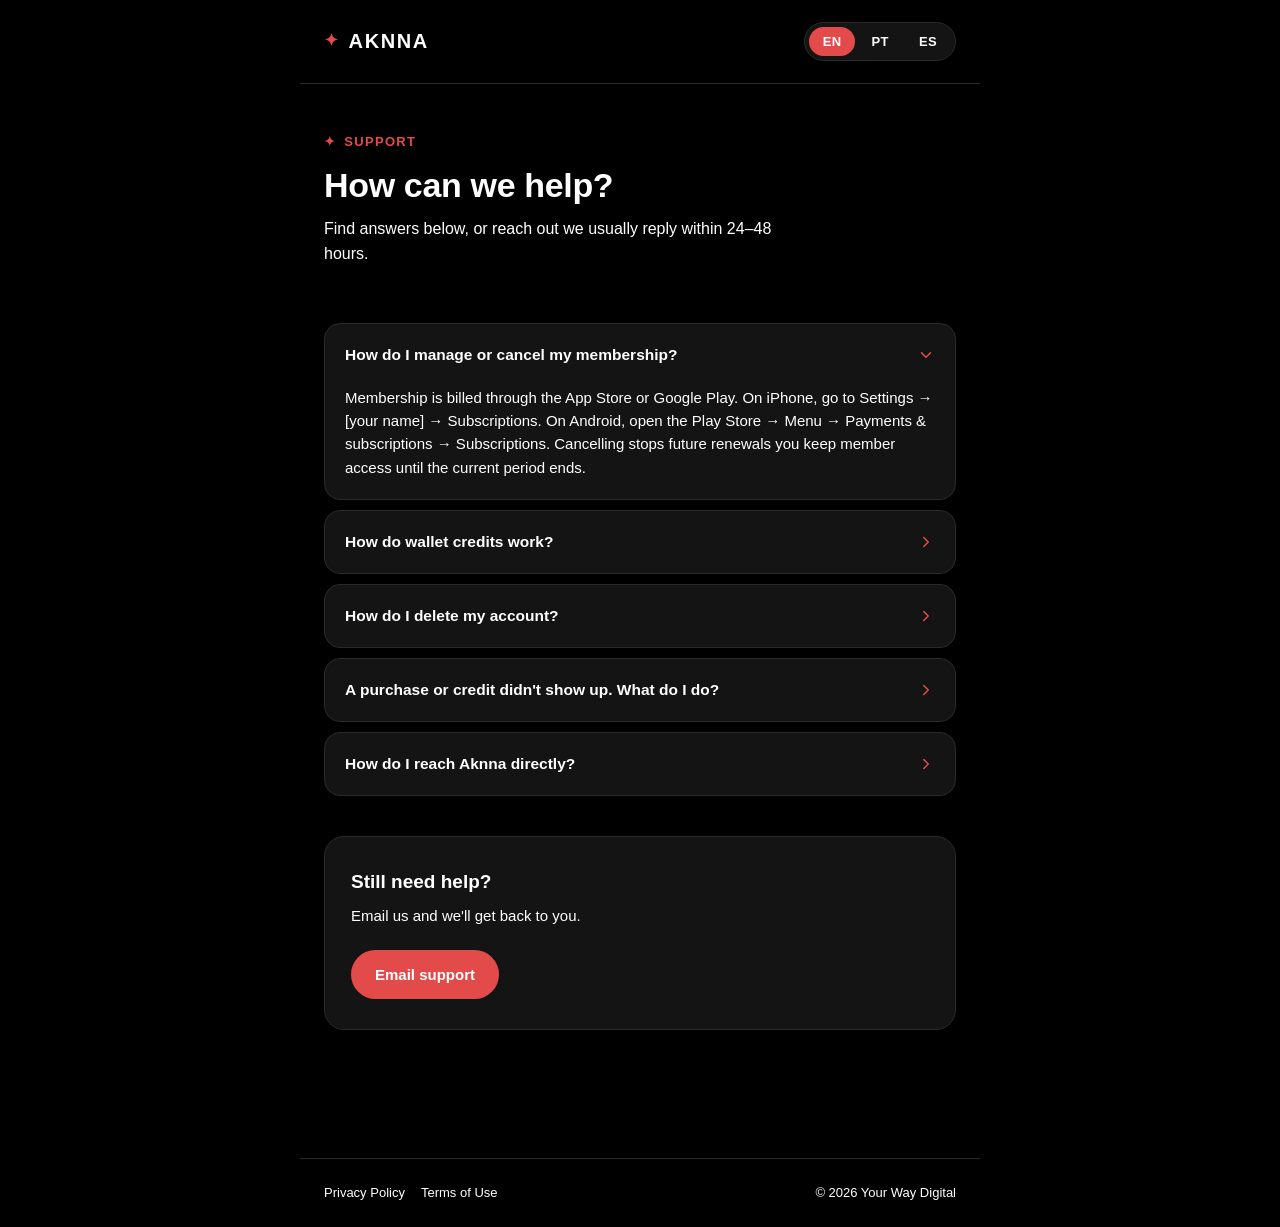
<file: support.html>
<!DOCTYPE html>
<html lang="en" data-lang="en">
<head>
<meta charset="UTF-8">
<meta name="viewport" content="width=device-width, initial-scale=1.0">
<title>AKNNA — Support</title>
<style>
  :root{
    --bg:#000000;
    --panel:#141414;
    --ink:#ffffff;
    --muted:#ffffff;
    --border:#2a2a2a;
    --accent:#e24b4a;
  }
  *{box-sizing:border-box;}
  html,body{margin:0;padding:0;}
  body{
    background:var(--bg);
    color:var(--ink);
    font-family:-apple-system,BlinkMacSystemFont,"Helvetica Neue",Arial,sans-serif;
    line-height:1.55;
    -webkit-font-smoothing:antialiased;
  }
  a{color:inherit;}
  .wrap{max-width:680px;margin:0 auto;padding:0 24px 80px;}

  header{
    display:flex;align-items:center;justify-content:space-between;
    padding:22px 24px;border-bottom:1px solid var(--border);
    max-width:680px;margin:0 auto;
  }
  .wordmark{
    display:flex;align-items:center;gap:9px;
    font-weight:800;font-size:20px;letter-spacing:0.08em;
  }
  .wordmark .mark{color:var(--accent);font-size:17px;}

  .lang-pill{
    display:flex;background:var(--panel);border-radius:999px;padding:4px;gap:2px;
    border:1px solid var(--border);
  }
  .lang-pill button{
    border:none;background:transparent;padding:7px 14px;border-radius:999px;
    font-size:13px;font-weight:700;color:var(--muted);cursor:pointer;
    letter-spacing:0.03em;font-family:inherit;
  }
  .lang-pill button.active{background:var(--accent);color:#fff;}
  .lang-pill button:focus-visible,
  a:focus-visible,
  summary:focus-visible,
  .btn:focus-visible{outline:2px solid var(--accent);outline-offset:2px;}

  .hero{padding:48px 0 8px;}
  .eyebrow{
    display:flex;align-items:center;gap:8px;
    color:var(--accent);font-weight:800;font-size:13px;letter-spacing:0.1em;
    text-transform:uppercase;margin:0 0 14px;
  }
  h1{font-size:34px;font-weight:800;letter-spacing:-0.01em;margin:0 0 12px;line-height:1.15;color:var(--ink);}
  .sub{color:var(--muted);font-size:16px;margin:0 0 40px;max-width:52ch;}

  section.faq{margin-top:8px;}
  details{
    background:var(--panel);border:1px solid var(--border);border-radius:16px;
    margin-bottom:10px;overflow:hidden;
  }
  summary{
    list-style:none;cursor:pointer;padding:19px 20px;
    display:flex;align-items:center;justify-content:space-between;gap:12px;
    font-weight:700;font-size:15.5px;color:var(--ink);
  }
  summary::-webkit-details-marker{display:none;}
  summary .chev{
    flex:0 0 auto;transition:transform .18s ease;color:var(--accent);
  }
  details[open] summary .chev{transform:rotate(90deg);}
  .faq-a{padding:0 20px 20px;color:var(--muted);font-size:15px;}
  .faq-a a{color:var(--accent);font-weight:600;text-decoration:none;}
  .faq-a a:hover{text-decoration:underline;}

  .contact{
    margin-top:40px;background:var(--panel);border:1px solid var(--border);
    border-radius:20px;padding:30px 26px;
  }
  .contact h2{font-size:19px;font-weight:800;margin:0 0 8px;color:var(--ink);}
  .contact p{color:var(--muted);margin:0 0 22px;font-size:15px;}
  .btn{
    display:inline-block;background:var(--accent);color:#fff;
    font-weight:700;font-size:15px;text-decoration:none;
    padding:13px 24px;border-radius:999px;
  }

  footer{
    max-width:680px;margin:48px auto 0;padding:24px;
    border-top:1px solid var(--border);
    display:flex;flex-wrap:wrap;gap:16px;align-items:center;justify-content:space-between;
    color:var(--muted);font-size:13px;
  }
  footer .links{display:flex;gap:16px;flex-wrap:wrap;}
  footer a{text-decoration:none;color:var(--muted);}
  footer a:hover{color:var(--ink);}

  span[data-i18n]{display:none;}
  div[data-i18n]{display:none;}
  html[data-lang="en"] [data-i18n="en"],
  html[data-lang="pt"] [data-i18n="pt"],
  html[data-lang="es"] [data-i18n="es"]{display:inline;}
  html[data-lang="en"] div[data-i18n="en"],
  html[data-lang="pt"] div[data-i18n="pt"],
  html[data-lang="es"] div[data-i18n="es"]{display:block;}

  @media (prefers-reduced-motion:reduce){
    *{transition:none !important;}
  }
</style>
</head>
<body>

<header>
  <div class="wordmark"><span class="mark">✦</span>AKNNA</div>
  <div class="lang-pill" role="group" aria-label="Language">
    <button type="button" data-set-lang="en" class="active">EN</button>
    <button type="button" data-set-lang="pt">PT</button>
    <button type="button" data-set-lang="es">ES</button>
  </div>
</header>

<div class="wrap">

  <div class="hero">
    <p class="eyebrow">
      <span>✦</span>
      <span data-i18n="en">Support</span><span data-i18n="pt">Suporte</span><span data-i18n="es">Soporte</span>
    </p>
    <h1>
      <span data-i18n="en">How can we help?</span>
      <span data-i18n="pt">Como podemos ajudar?</span>
      <span data-i18n="es">¿Cómo podemos ayudarte?</span>
    </h1>
    <p class="sub">
      <span data-i18n="en">Find answers below, or reach out we usually reply within 24–48 hours.</span>
      <span data-i18n="pt">Veja as respostas abaixo, ou fale com a gente normalmente respondemos em 24–48 horas.</span>
      <span data-i18n="es">Encuentra las respuestas abajo, o escríbenos normalmente respondemos en 24–48 horas.</span>
    </p>
  </div>

  <section class="faq">

    <details open>
      <summary>
        <span>
          <span data-i18n="en">How do I manage or cancel my membership?</span>
          <span data-i18n="pt">Como gerencio ou cancelo minha assinatura?</span>
          <span data-i18n="es">¿Cómo gestiono o cancelo mi membresía?</span>
        </span>
        <svg class="chev" width="18" height="18" viewBox="0 0 24 24" fill="none"><path d="M9 6l6 6-6 6" stroke="currentColor" stroke-width="2" stroke-linecap="round" stroke-linejoin="round"/></svg>
      </summary>
      <div class="faq-a">
        <div data-i18n="en">Membership is billed through the App Store or Google Play. On iPhone, go to Settings → [your name] → Subscriptions. On Android, open the Play Store → Menu → Payments &amp; subscriptions → Subscriptions. Cancelling stops future renewals you keep member access until the current period ends.</div>
        <div data-i18n="pt">A assinatura é cobrada pela App Store ou Google Play. No iPhone, vá em Ajustes → [seu nome] → Assinaturas. No Android, abra a Play Store → Menu → Pagamentos e assinaturas → Assinaturas. Cancelar interrompe as próximas renovações você mantém o acesso de membro até o fim do período atual.</div>
        <div data-i18n="es">La membresía se cobra a través de la App Store o Google Play. En iPhone, ve a Ajustes → [tu nombre] → Suscripciones. En Android, abre Play Store → Menú → Pagos y suscripciones → Suscripciones. Cancelar detiene las próximas renovaciones conservas el acceso de miembro hasta el final del período actual.</div>
      </div>
    </details>

    <details>
      <summary>
        <span>
          <span data-i18n="en">How do wallet credits work?</span>
          <span data-i18n="pt">Como funcionam os créditos da carteira?</span>
          <span data-i18n="es">¿Cómo funcionan los créditos de la cartera?</span>
        </span>
        <svg class="chev" width="18" height="18" viewBox="0 0 24 24" fill="none"><path d="M9 6l6 6-6 6" stroke="currentColor" stroke-width="2" stroke-linecap="round" stroke-linejoin="round"/></svg>
      </summary>
      <div class="faq-a">
        <div data-i18n="en">Credits are purchased inside the app and used for gifts, featured messages, song requests, and mix downloads. Credits don't expire, but purchases are final except where required by law.</div>
        <div data-i18n="pt">Os créditos são comprados dentro do app e usados para presentes, mensagens em destaque, pedidos de música e downloads de mixes. Os créditos não expiram, mas as compras são finais, exceto quando exigido por lei.</div>
        <div data-i18n="es">Los créditos se compran dentro de la app y se usan para regalos, mensajes destacados, solicitudes de canciones y descargas de mixes. Los créditos no caducan, pero las compras son definitivas salvo que la ley exija lo contrario.</div>
      </div>
    </details>

    <details>
      <summary>
        <span>
          <span data-i18n="en">How do I delete my account?</span>
          <span data-i18n="pt">Como excluo minha conta?</span>
          <span data-i18n="es">¿Cómo elimino mi cuenta?</span>
        </span>
        <svg class="chev" width="18" height="18" viewBox="0 0 24 24" fill="none"><path d="M9 6l6 6-6 6" stroke="currentColor" stroke-width="2" stroke-linecap="round" stroke-linejoin="round"/></svg>
      </summary>
      <div class="faq-a">
        <div data-i18n="en">Open the app, go to Profile, and choose Delete account or use our <a href="delete-account.html">account deletion page</a>. Your data is removed or anonymized within 30 days, except where we're required to keep records by law.</div>
        <div data-i18n="pt">Abra o app, vá em Perfil e escolha Excluir conta ou use nossa <a href="delete-account.html">página de exclusão de conta</a>. Seus dados são removidos ou anonimizados em até 30 dias, exceto quando somos obrigados a manter registros por lei.</div>
        <div data-i18n="es">Abre la app, ve a Perfil y elige Eliminar cuenta o usa nuestra <a href="delete-account.html">página de eliminación de cuenta</a>. Tus datos se eliminan o anonimizan en un plazo de 30 días, salvo que debamos conservarlos por ley.</div>
      </div>
    </details>

    <details>
      <summary>
        <span>
          <span data-i18n="en">A purchase or credit didn't show up. What do I do?</span>
          <span data-i18n="pt">Uma compra ou crédito não apareceu. O que eu faço?</span>
          <span data-i18n="es">Una compra o crédito no apareció. ¿Qué hago?</span>
        </span>
        <svg class="chev" width="18" height="18" viewBox="0 0 24 24" fill="none"><path d="M9 6l6 6-6 6" stroke="currentColor" stroke-width="2" stroke-linecap="round" stroke-linejoin="round"/></svg>
      </summary>
      <div class="faq-a">
        <div data-i18n="en">Restart the app and check your balance in Wallet. If it still hasn't appeared after a few minutes, contact us with your purchase receipt and we'll sort it out.</div>
        <div data-i18n="pt">Reinicie o app e confira o saldo na Carteira. Se ainda não aparecer após alguns minutos, entre em contato com o comprovante da compra e resolvemos pra você.</div>
        <div data-i18n="es">Reinicia la app y revisa tu saldo en Cartera. Si tras unos minutos sigue sin aparecer, contáctanos con el recibo de la compra y lo resolvemos.</div>
      </div>
    </details>

    <details>
      <summary>
        <span>
          <span data-i18n="en">How do I reach Aknna directly?</span>
          <span data-i18n="pt">Como falo diretamente com a Aknna?</span>
          <span data-i18n="es">¿Cómo contacto directamente con Aknna?</span>
        </span>
        <svg class="chev" width="18" height="18" viewBox="0 0 24 24" fill="none"><path d="M9 6l6 6-6 6" stroke="currentColor" stroke-width="2" stroke-linecap="round" stroke-linejoin="round"/></svg>
      </summary>
      <div class="faq-a">
        <div data-i18n="en">Use Send message inside the app (Profile → Send message), or email us below.</div>
        <div data-i18n="pt">Use Enviar mensagem dentro do app (Perfil → Send message), ou envie um email abaixo.</div>
        <div data-i18n="es">Usa Enviar mensaje dentro de la app (Perfil → Send message), o escríbenos por email abajo.</div>
      </div>
    </details>

  </section>

  <div class="contact">
    <h2>
      <span data-i18n="en">Still need help?</span>
      <span data-i18n="pt">Ainda precisa de ajuda?</span>
      <span data-i18n="es">¿Aún necesitas ayuda?</span>
    </h2>
    <p>
      <span data-i18n="en">Email us and we'll get back to you.</span>
      <span data-i18n="pt">Escreva pra gente e a gente responde.</span>
      <span data-i18n="es">Escríbenos y te responderemos.</span>
    </p>
    <a class="btn" href="mailto:yourwaydigitalllc@gmail.com">
      <span data-i18n="en">Email support</span>
      <span data-i18n="pt">Enviar email</span>
      <span data-i18n="es">Enviar email</span>
    </a>
  </div>

</div>

<footer>
  <div class="links">
    <a href="privacy-policy.html">
      <span data-i18n="en">Privacy Policy</span>
      <span data-i18n="pt">Política de Privacidade</span>
      <span data-i18n="es">Política de Privacidad</span>
    </a>
    <a href="terms-of-use.html">
      <span data-i18n="en">Terms of Use</span>
      <span data-i18n="pt">Termos de Uso</span>
      <span data-i18n="es">Términos de Uso</span>
    </a>
  </div>
  <div>© 2026 Your Way Digital</div>
</footer>

<script>
  var buttons = document.querySelectorAll('[data-set-lang]');
  buttons.forEach(function(btn){
    btn.addEventListener('click', function(){
      var lang = btn.getAttribute('data-set-lang');
      document.documentElement.setAttribute('data-lang', lang);
      buttons.forEach(function(b){ b.classList.toggle('active', b === btn); });
    });
  });
</script>

</body>
</html>
</file>
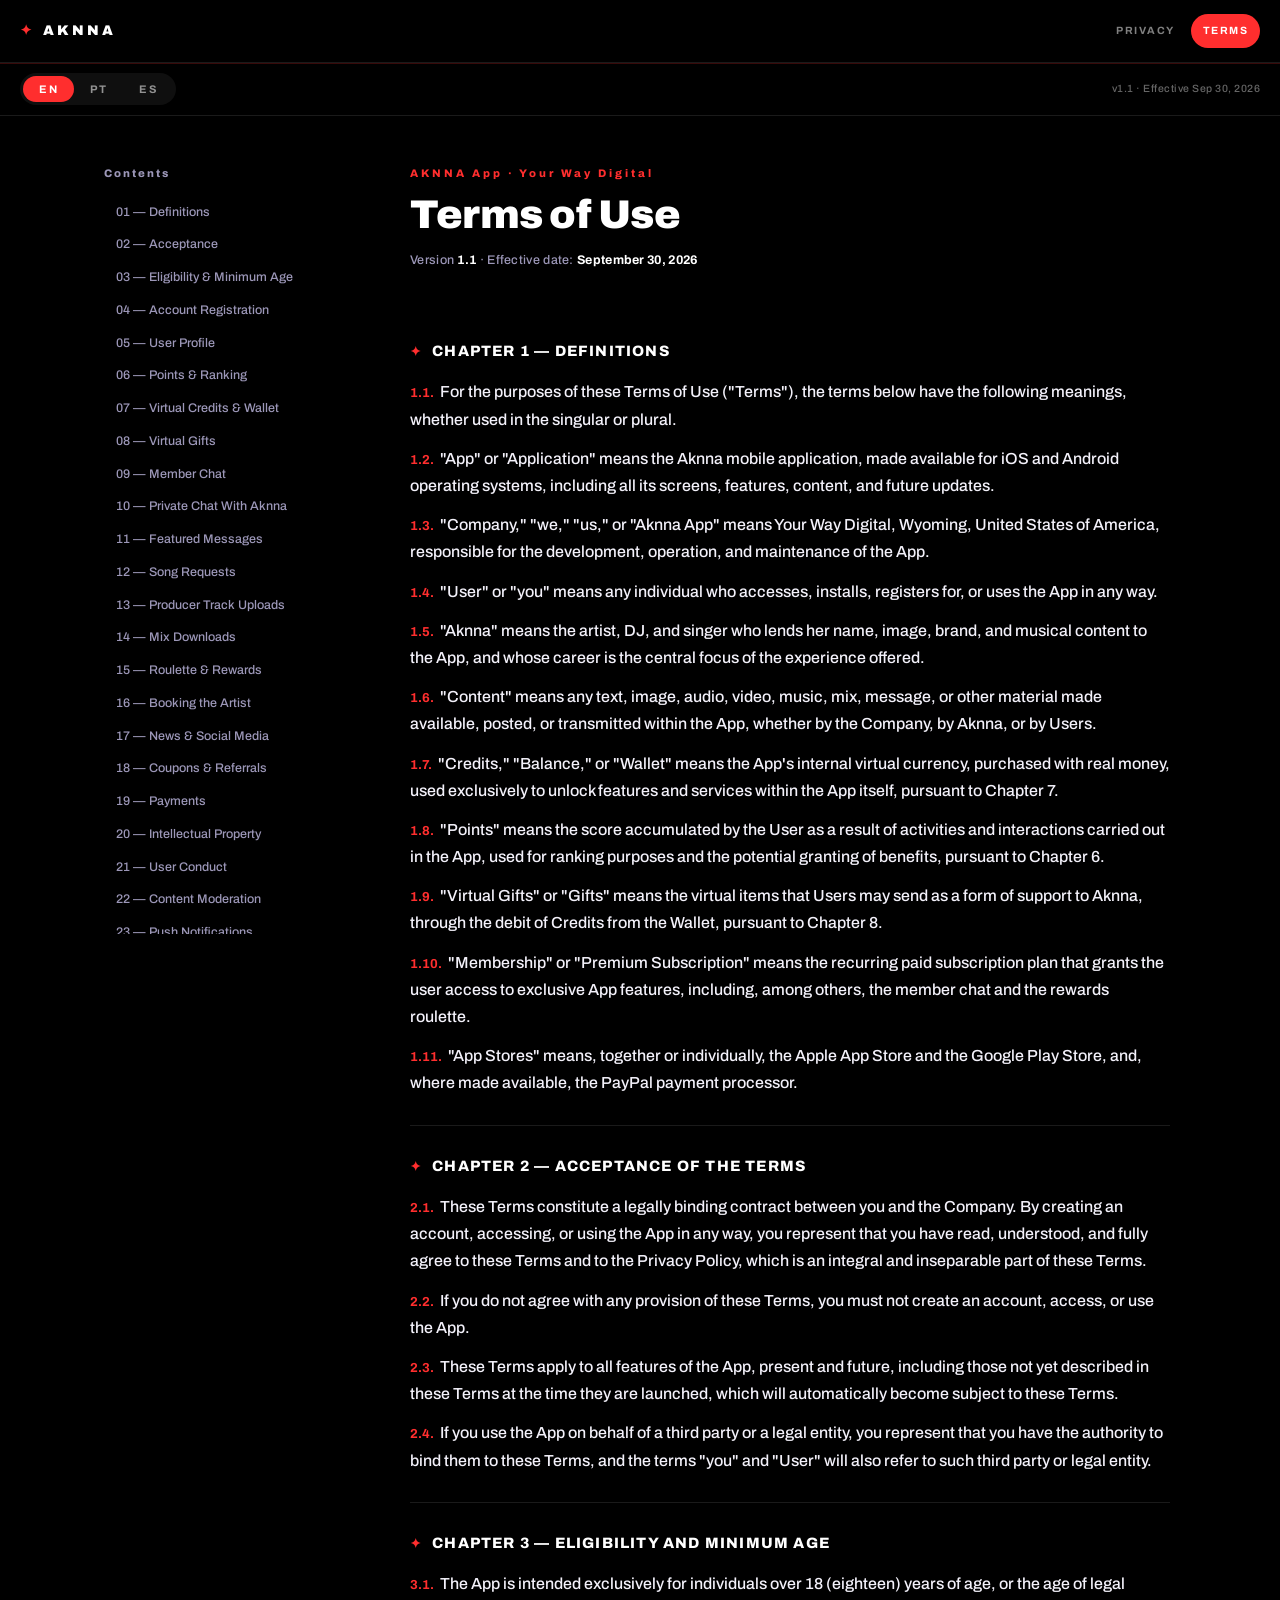
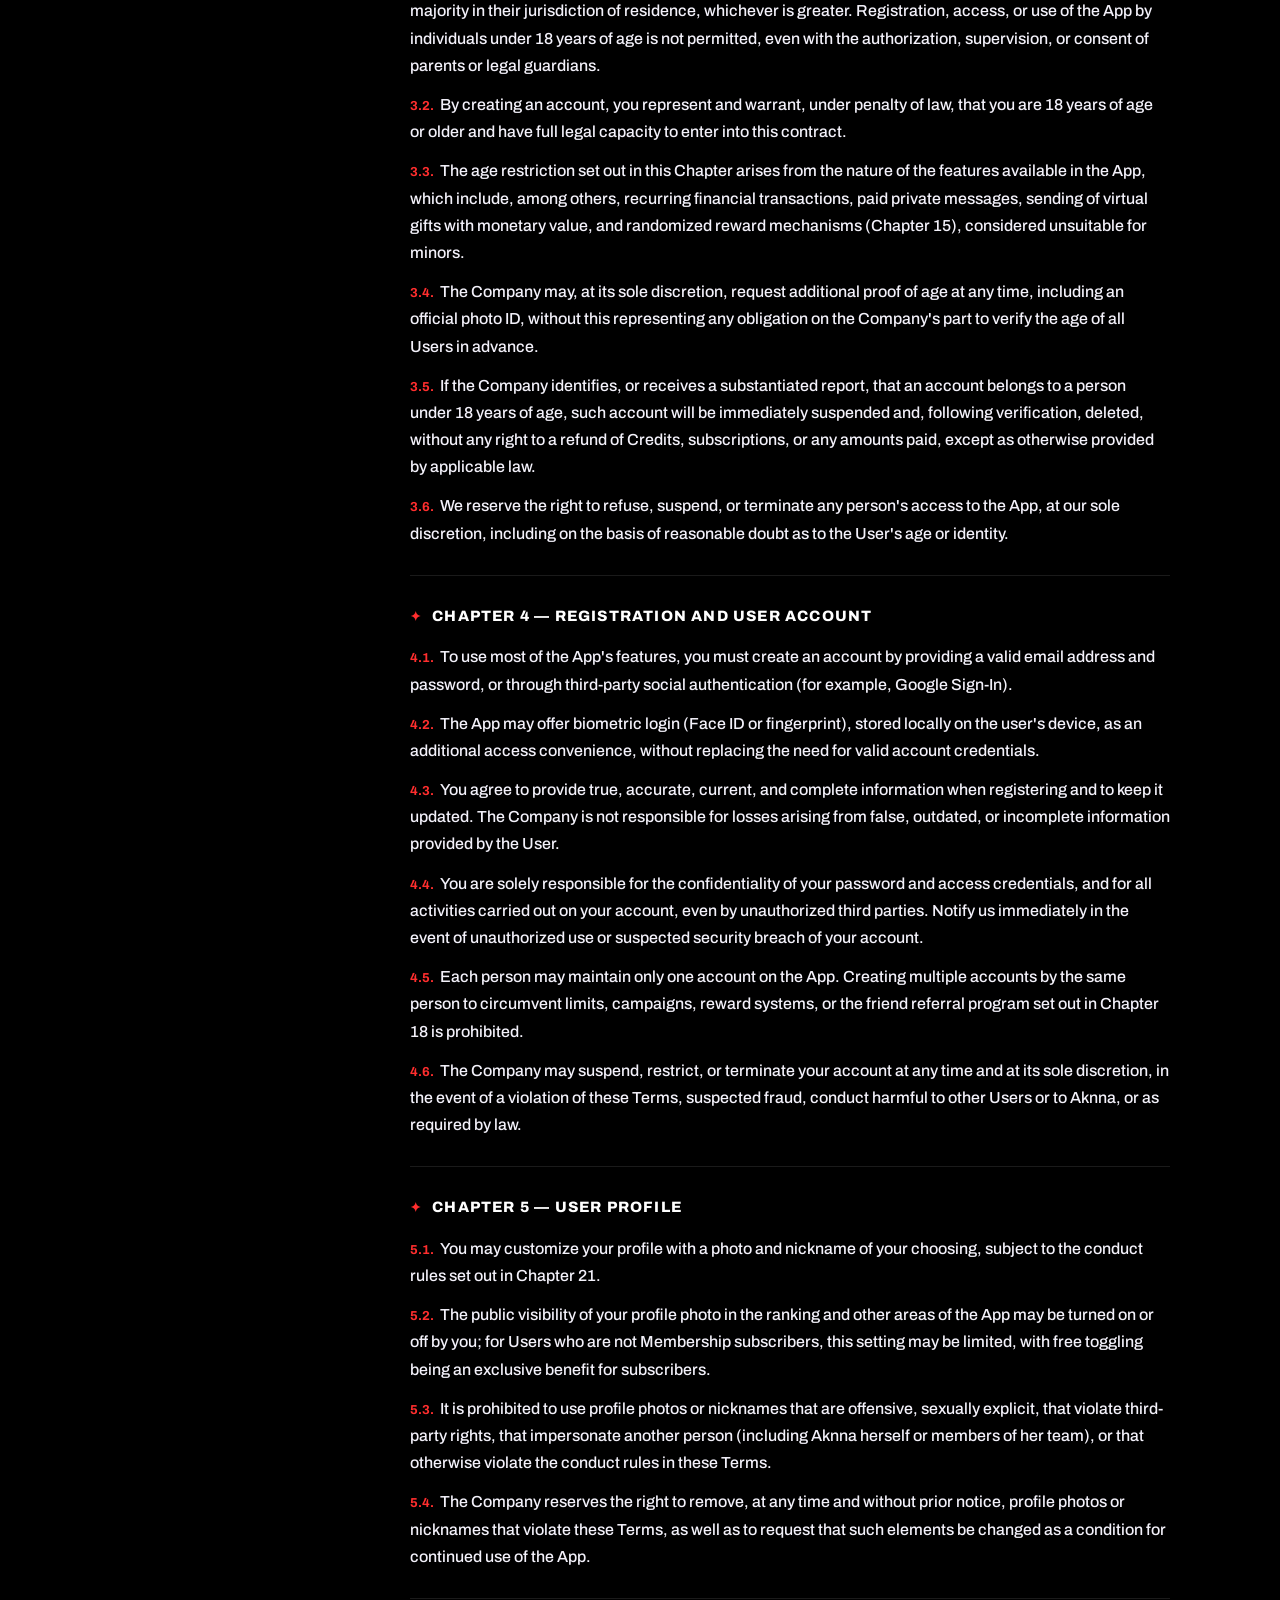
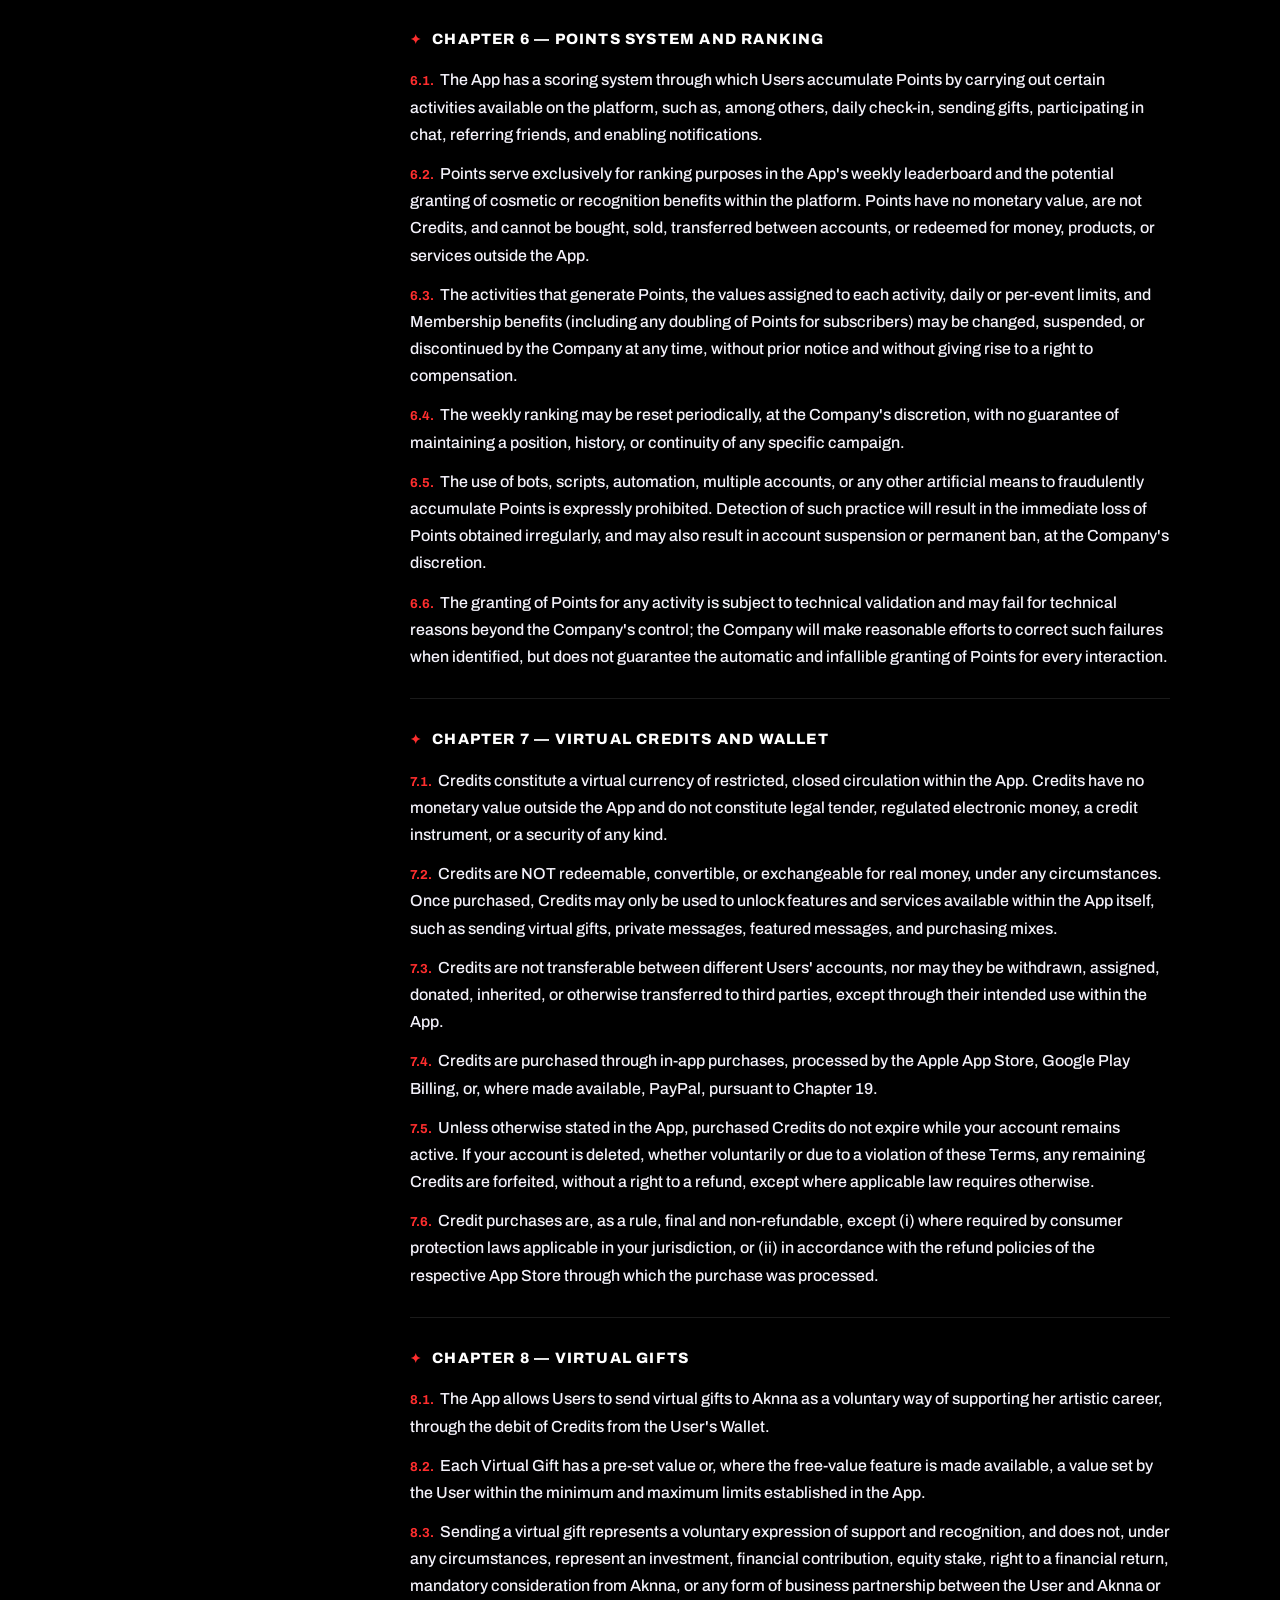
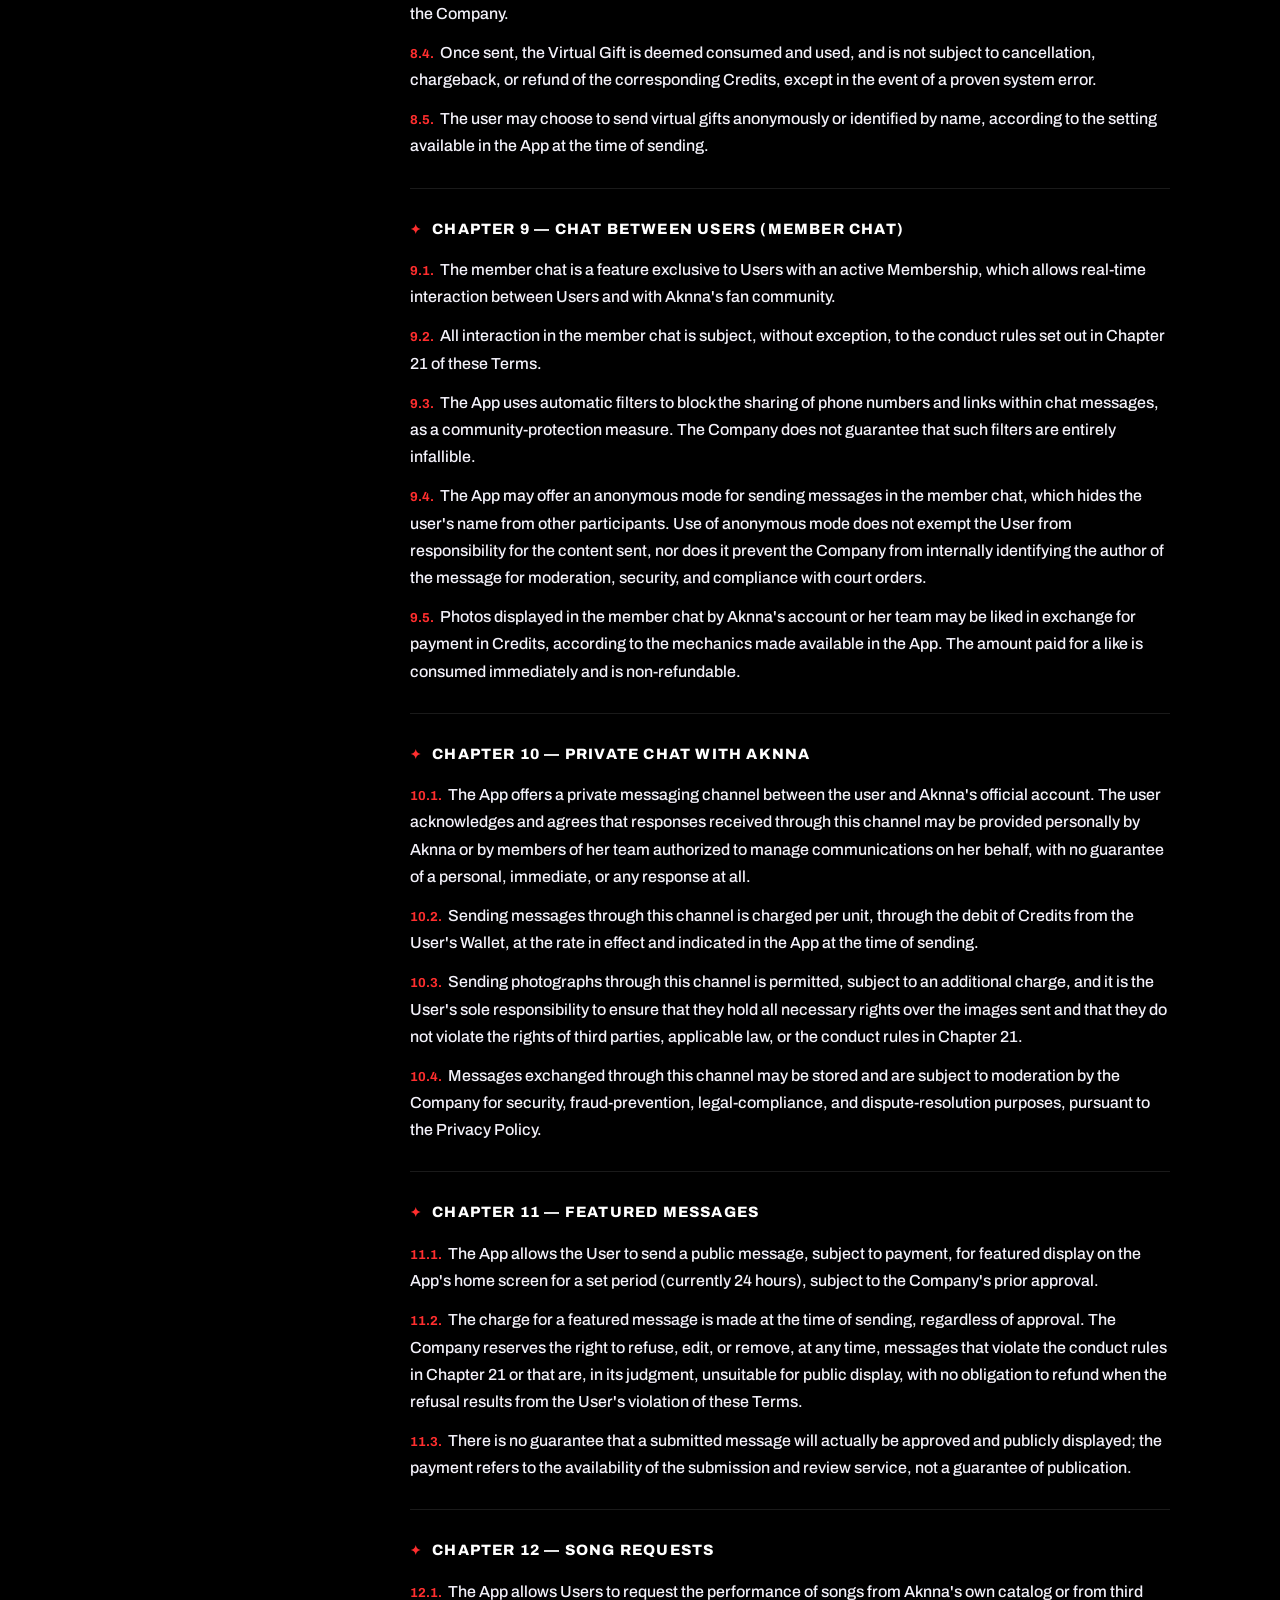
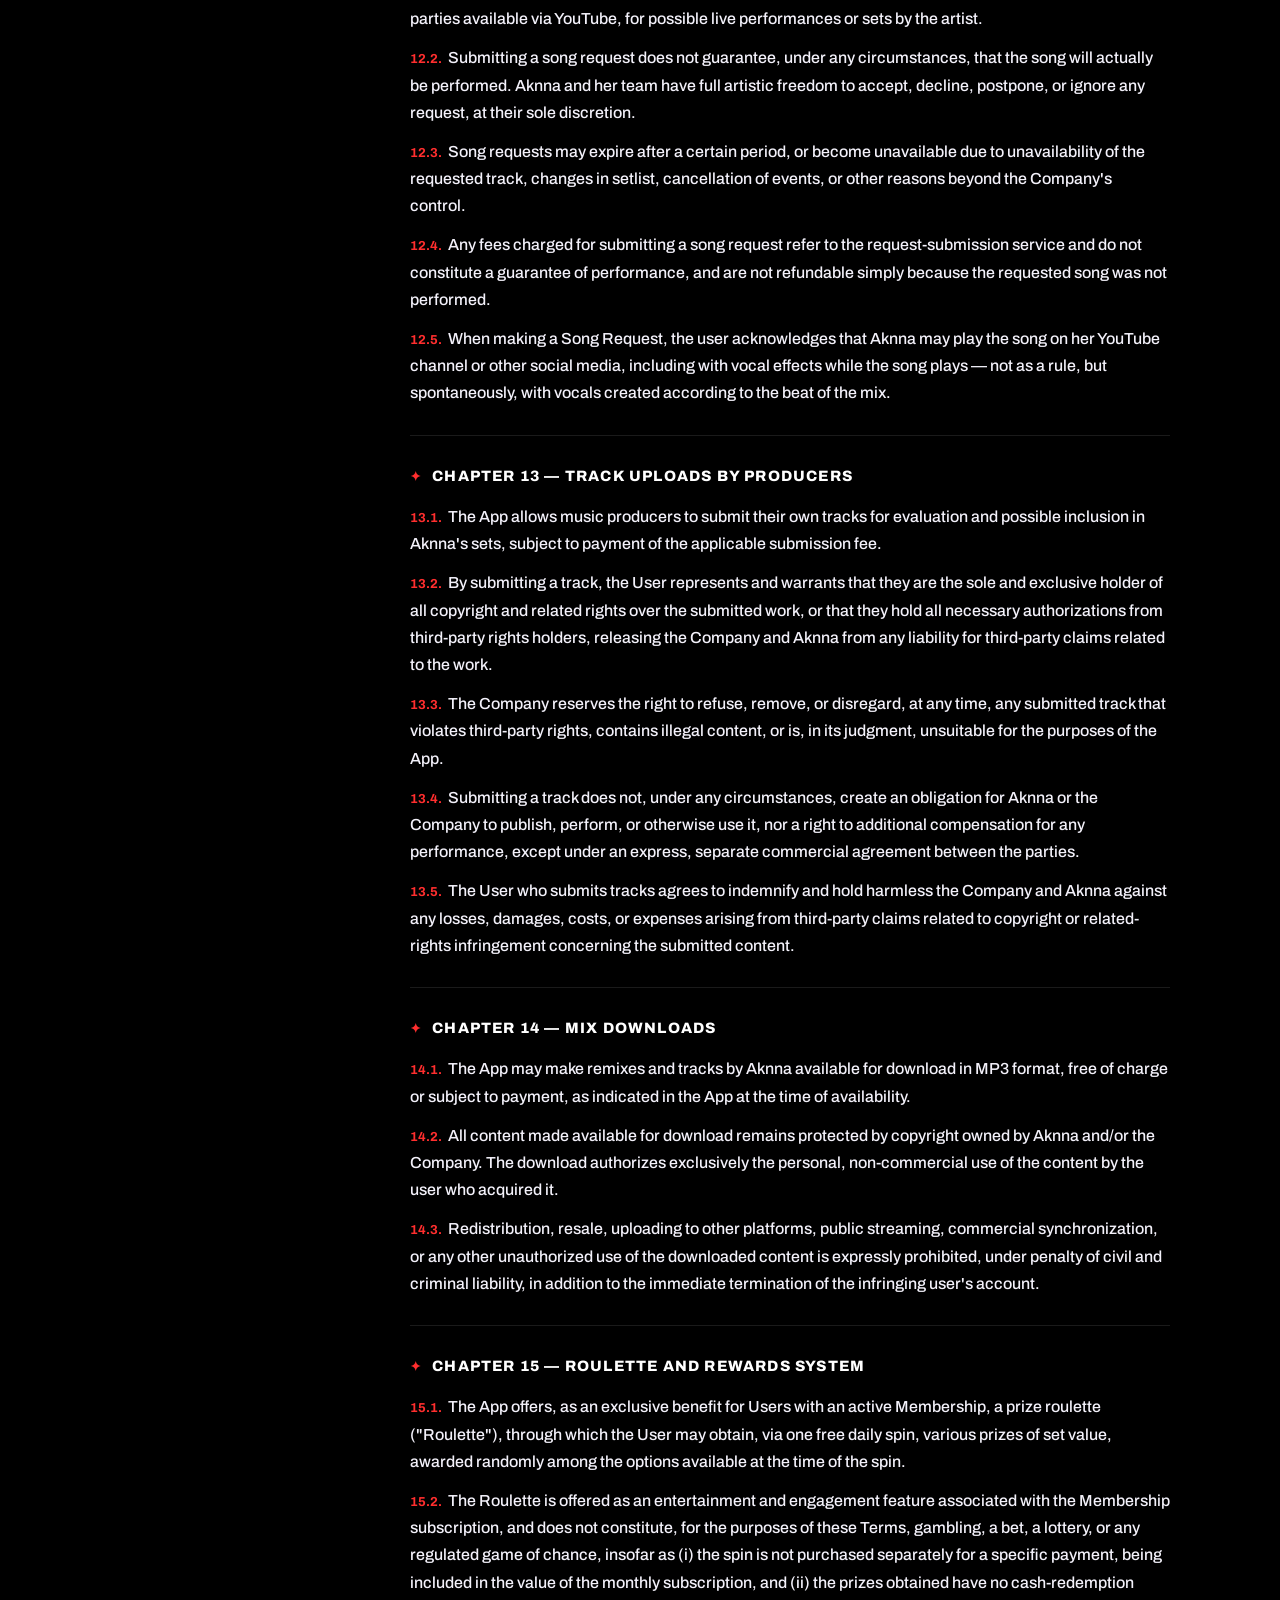
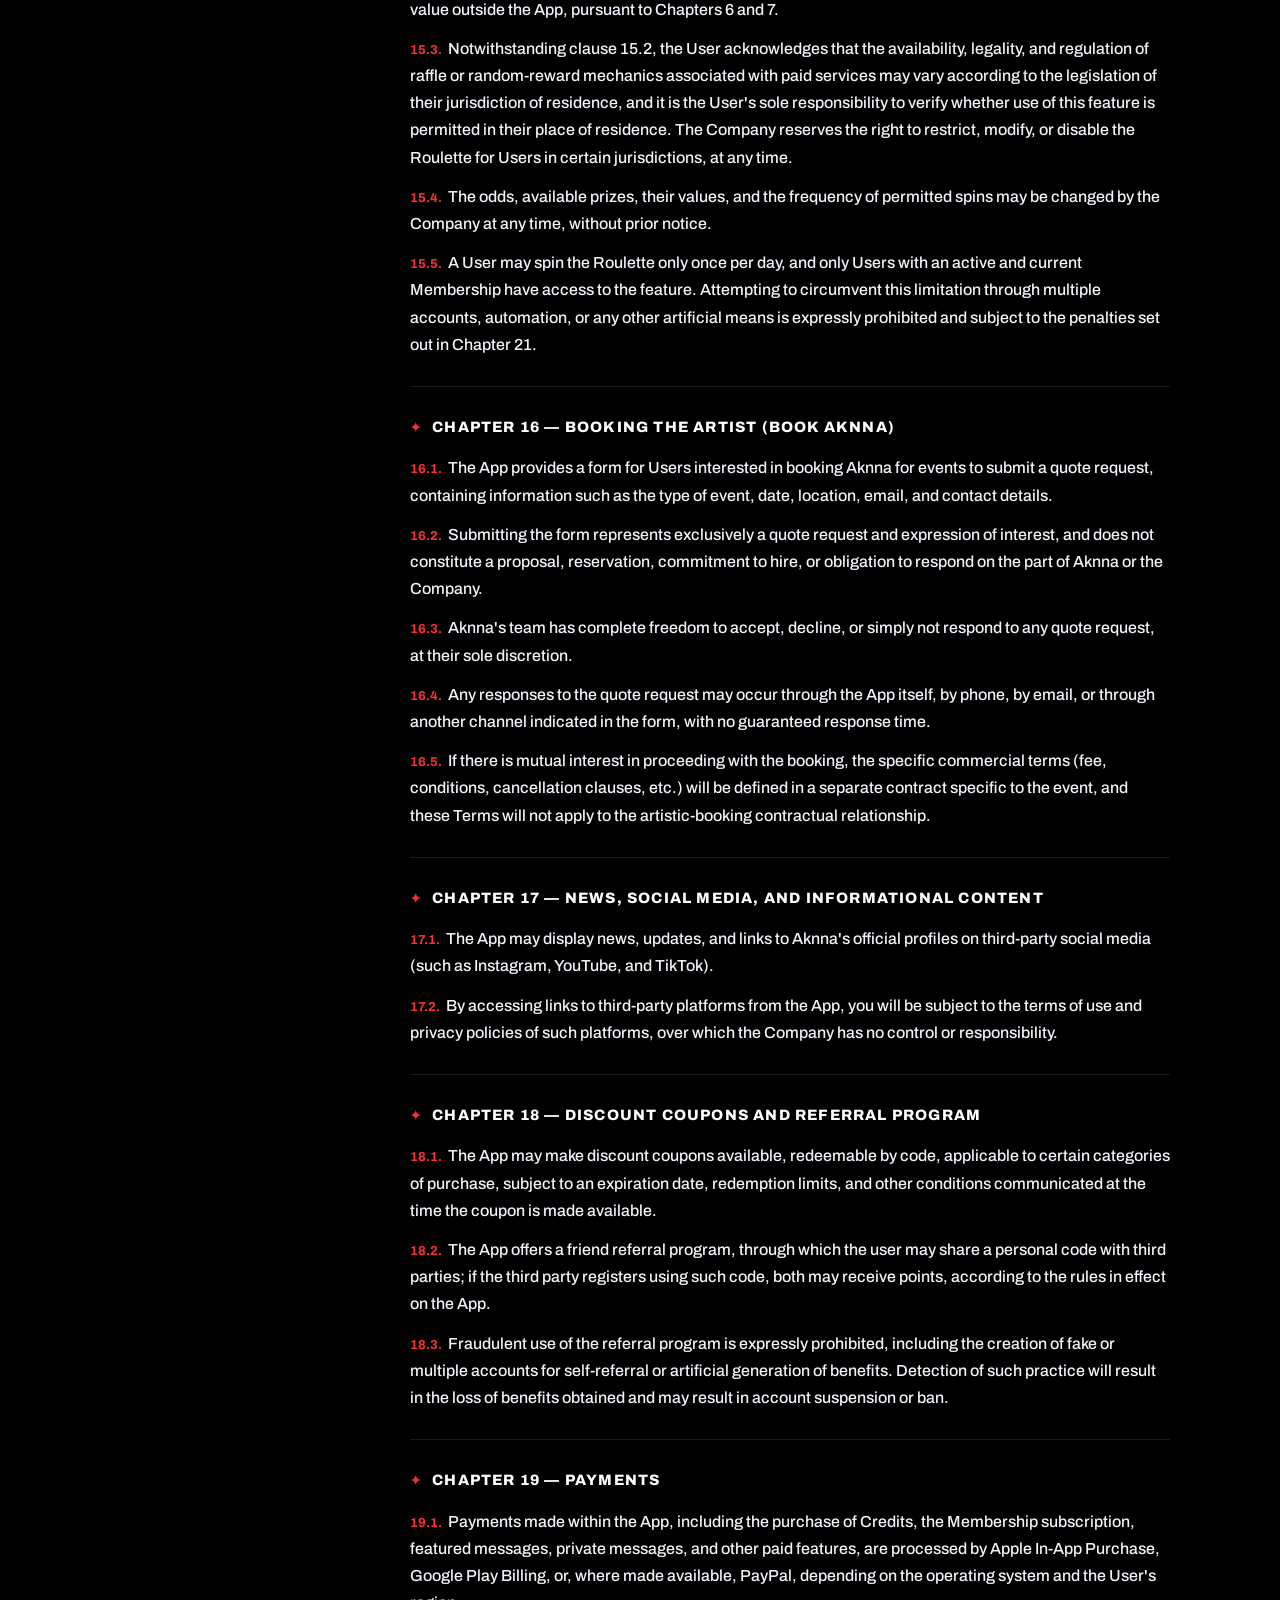
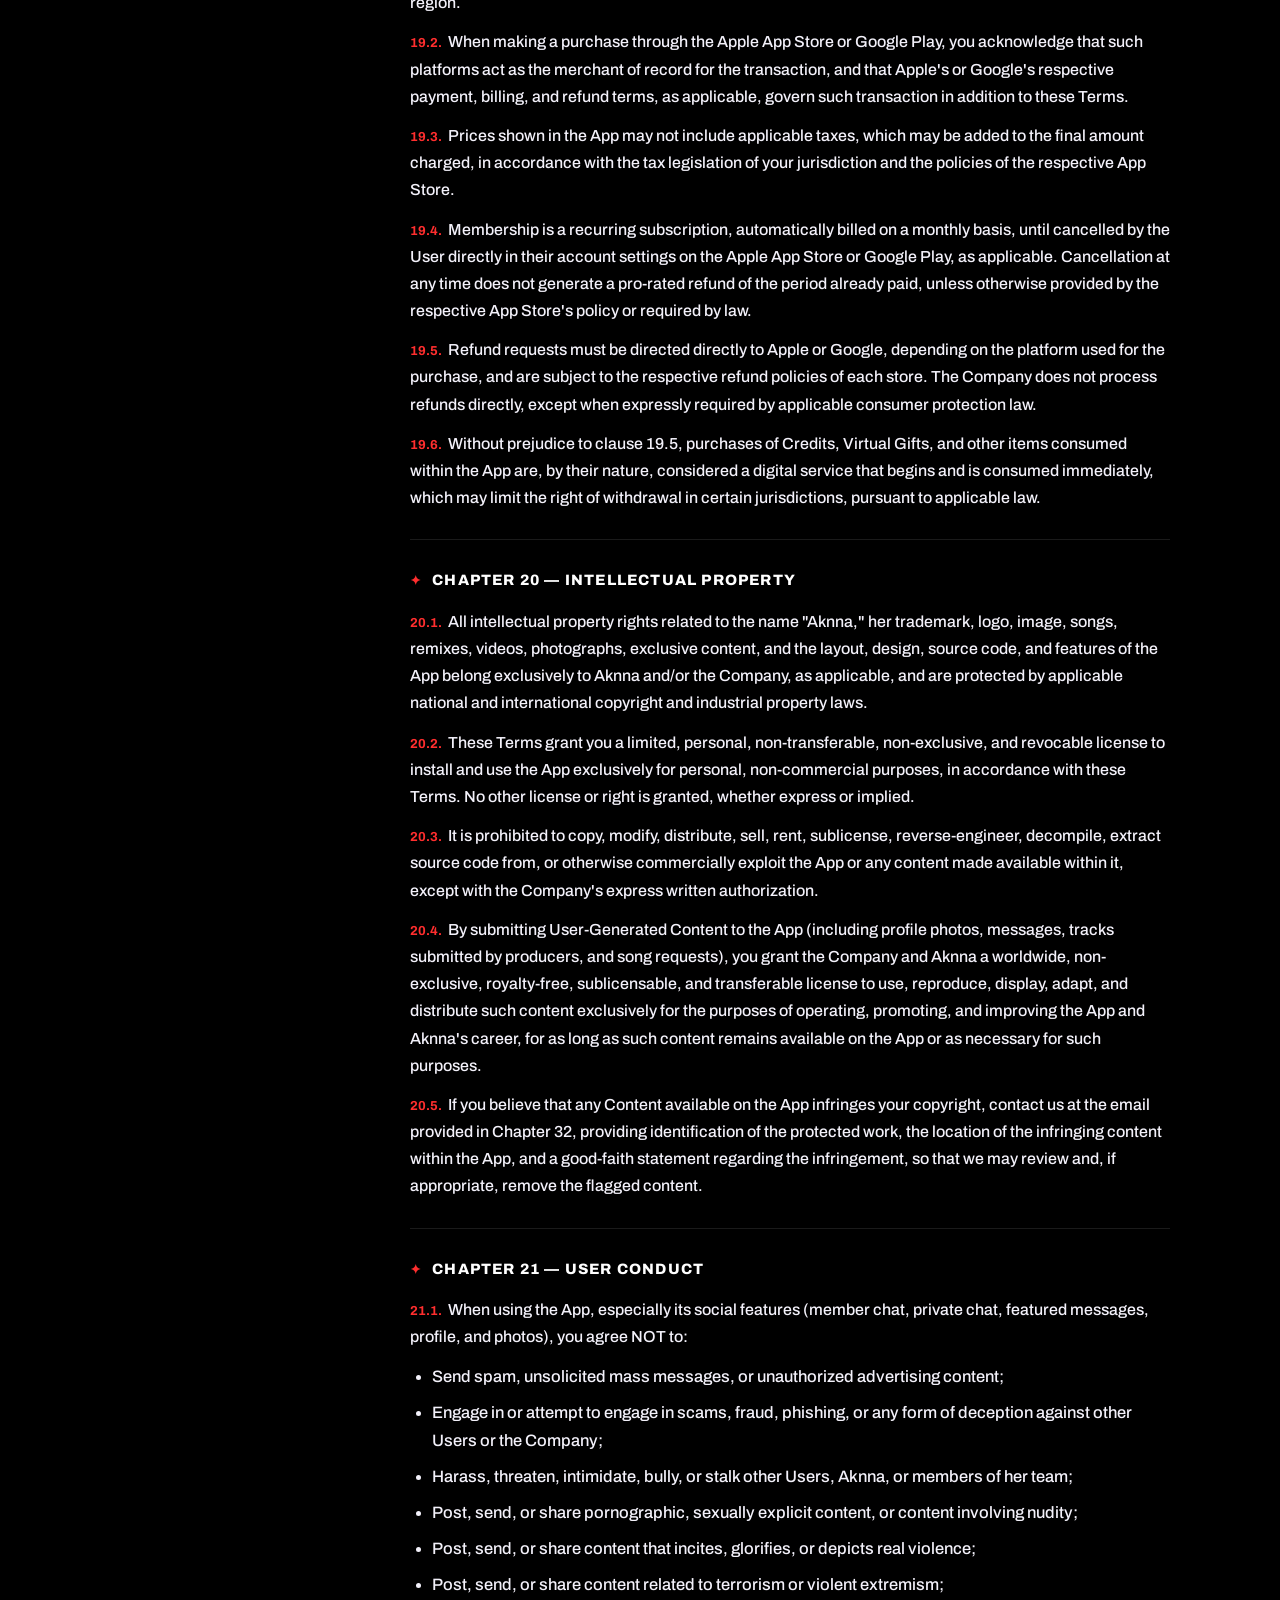
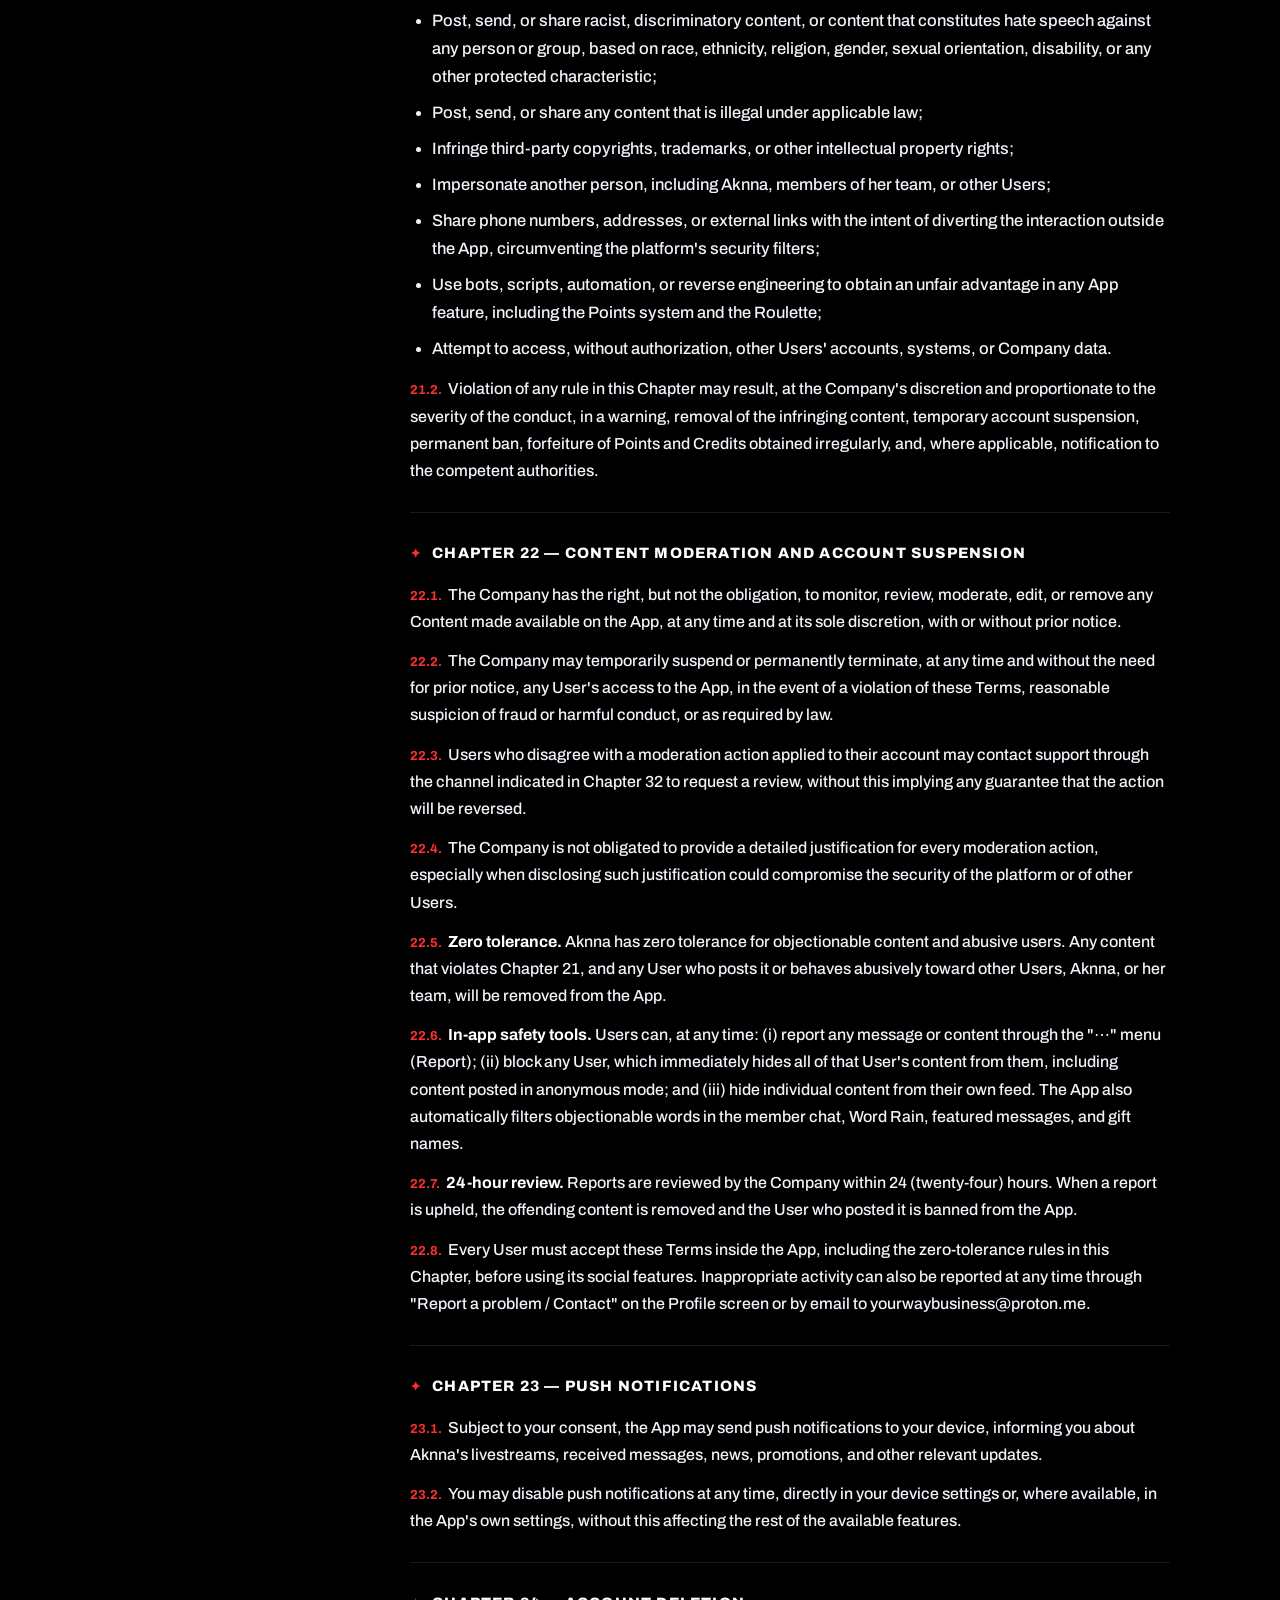
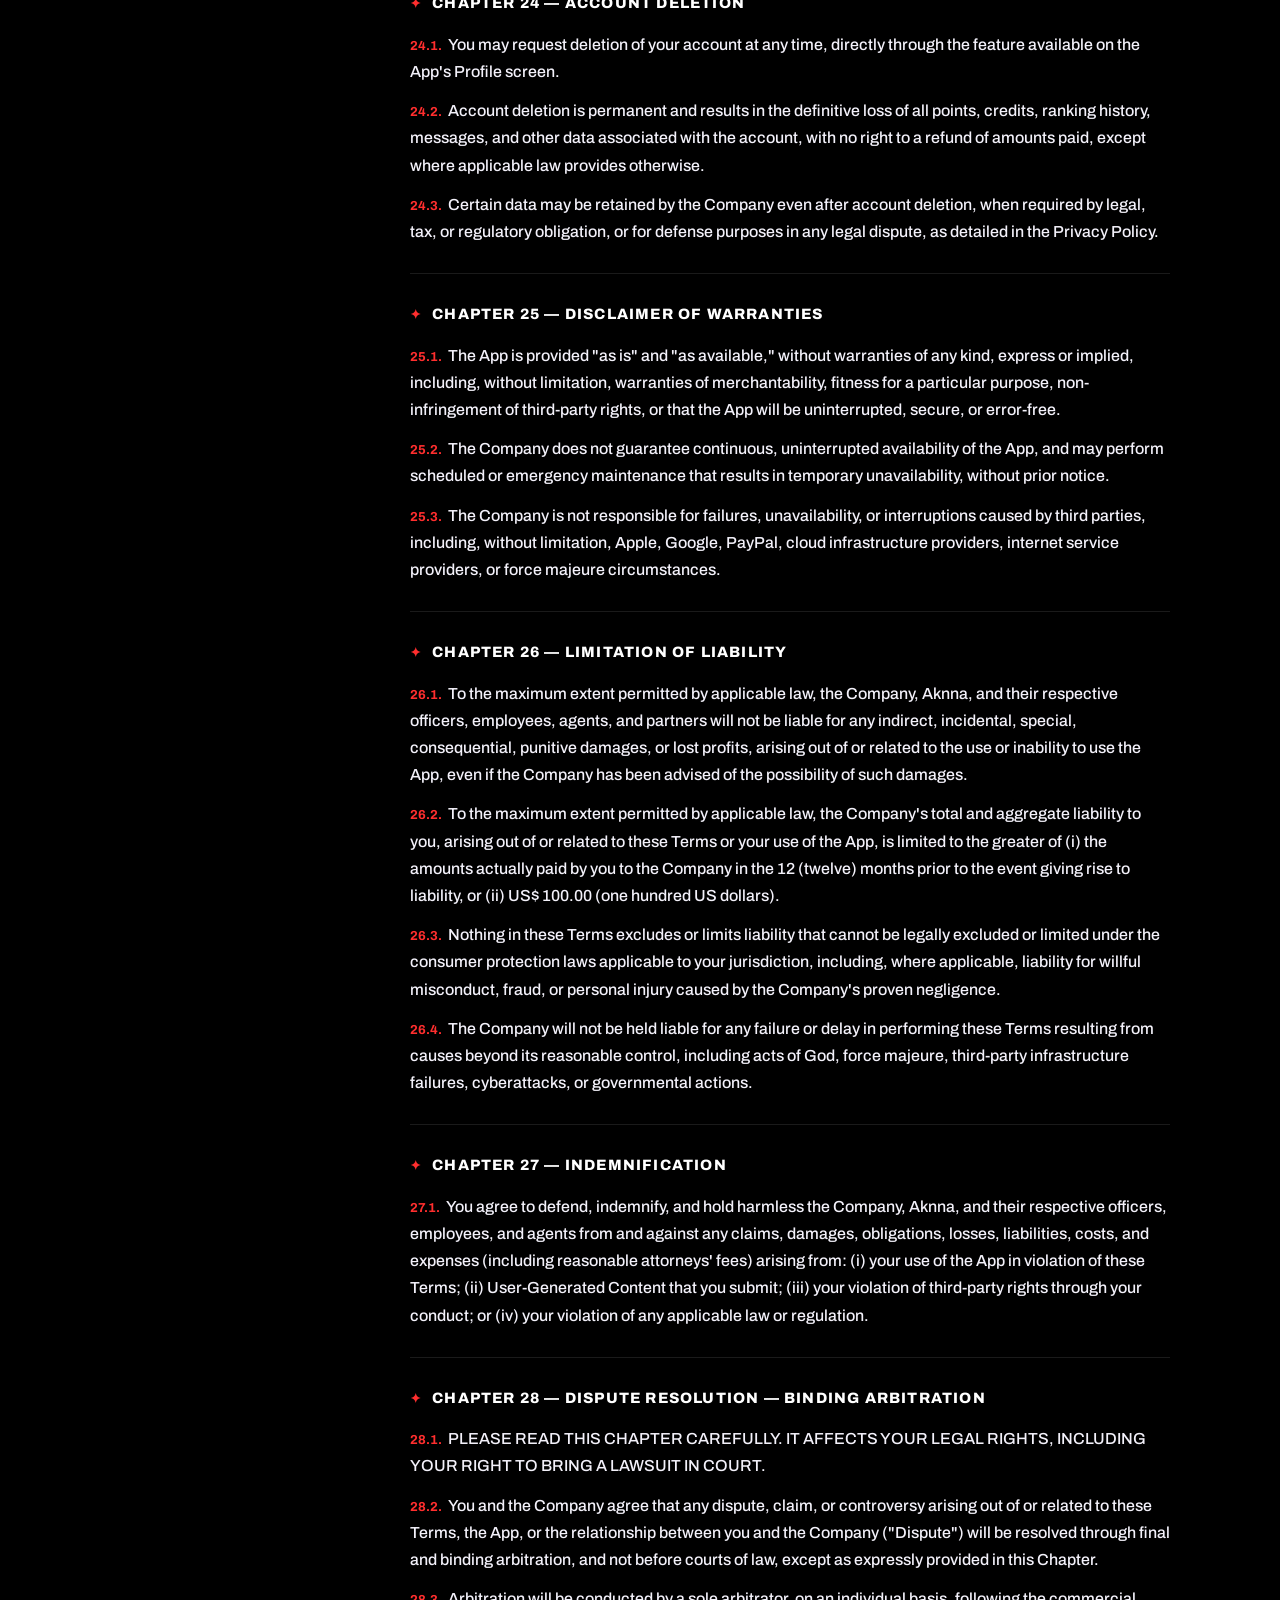
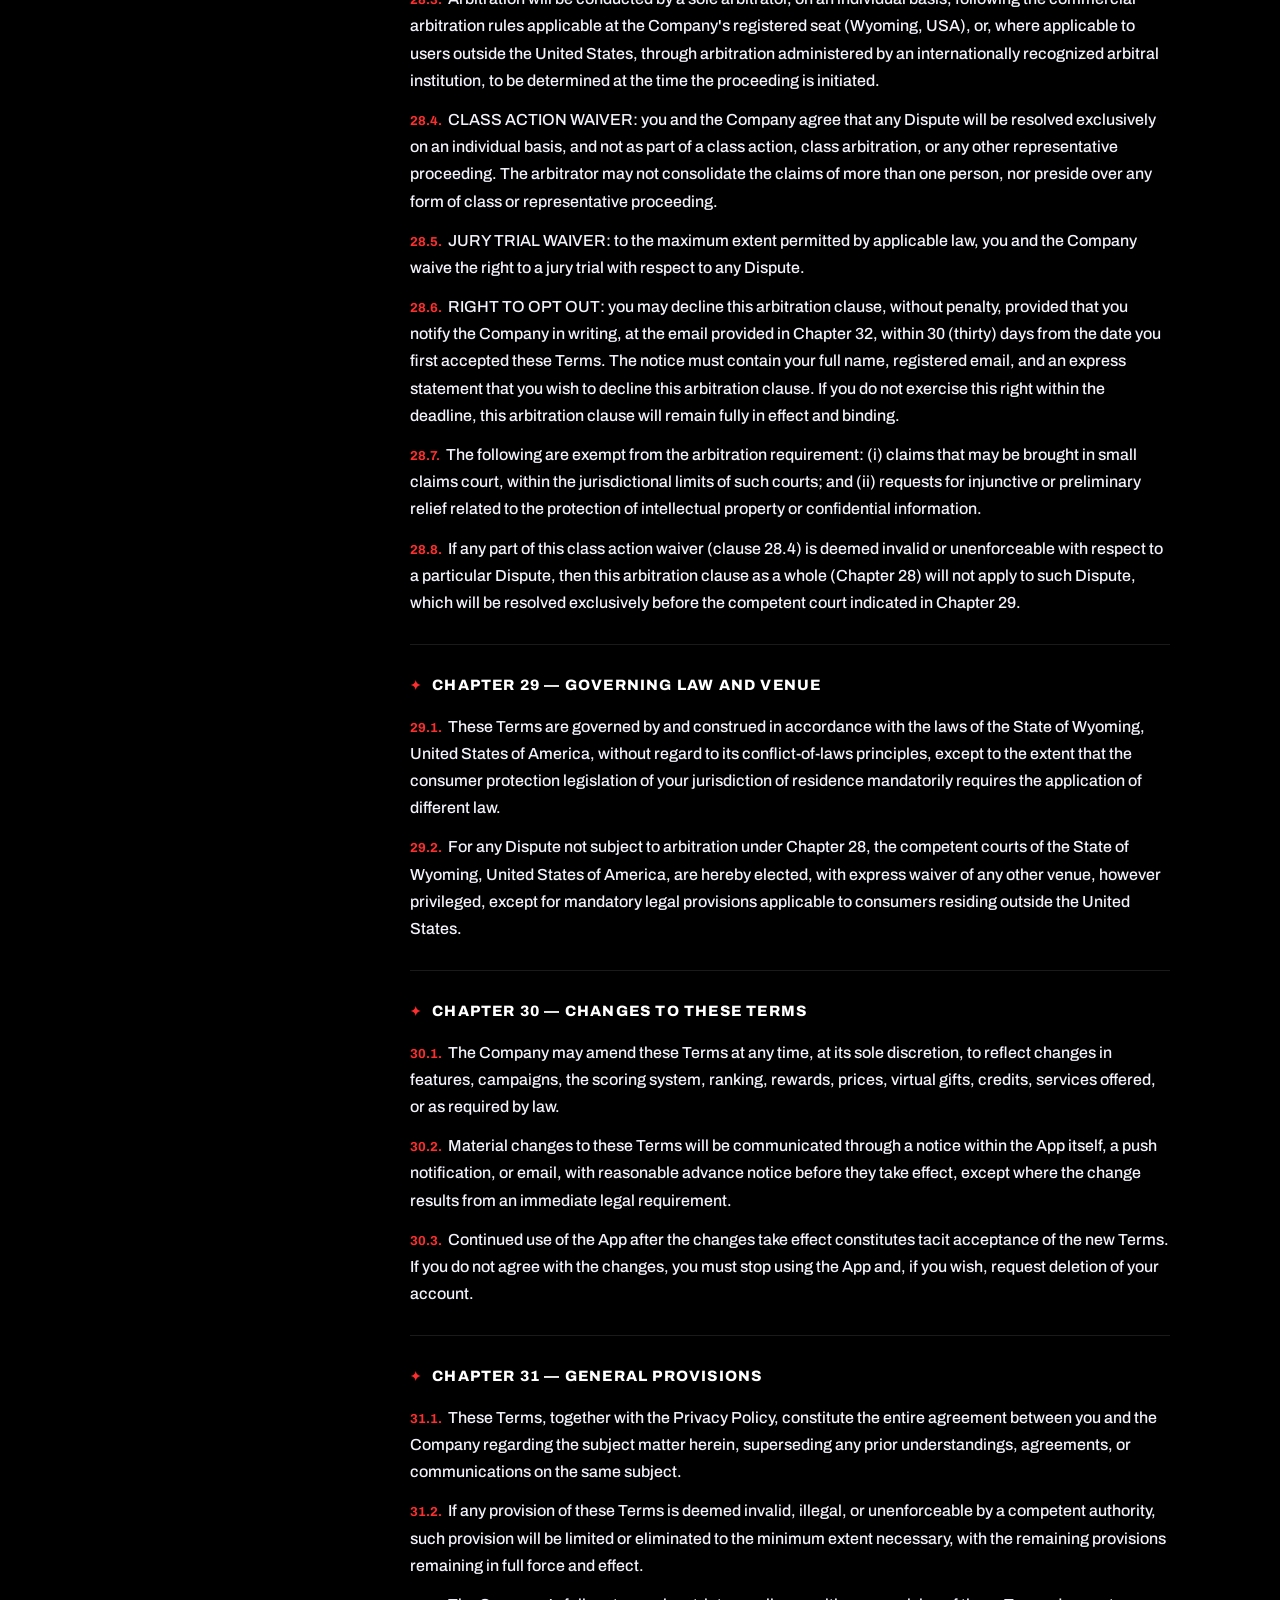
<file: terms-of-use.html>
<!DOCTYPE html>
<html lang="pt-BR">
<head>
<meta charset="UTF-8">
<meta name="viewport" content="width=device-width, initial-scale=1.0">
<title>AKNNA — Terms of Use / Termos de Uso / Términos de Uso</title>
<link rel="icon" type="image/x-icon" href="favicon.ico">
<link rel="icon" type="image/png" sizes="16x16" href="favicon-16x16.png">
<link rel="icon" type="image/png" sizes="32x32" href="favicon-32x32.png">
<link rel="icon" type="image/png" sizes="192x192" href="favicon-192.png">
<link rel="apple-touch-icon" sizes="180x180" href="apple-touch-icon.png">
<meta name="description" content="AKNNA App — Terms of Use (EN/PT/ES)">
<link rel="stylesheet" href="assets/style.css">
</head>
<body>

<div class="topbar">
  <a class="brand" href="https://aknnaofficial.com/"><span class="star">✦</span> AKNNA</a>
  <nav class="doc-switch">
    <a href="privacy-policy.html">PRIVACY</a>
    <a class="active" href="terms-of-use.html">TERMS</a>
  </nav>
</div>
<div class="langbar">
  <div class="lang-pill">
    <button data-lang="en" type="button">EN</button>
    <button data-lang="pt" type="button">PT</button>
    <button data-lang="es" type="button">ES</button>
  </div>
  <span class="updated">v1.1 · Effective Sep 30, 2026</span>
</div>

<div class="wrap">
<nav class="toc lang-block" data-lang="en" aria-label="Table of contents">
  <p class="toc-title">Contents</p>
  <ol>
    <li><a href="#en-t1">01 — Definitions</a></li>
    <li><a href="#en-t2">02 — Acceptance</a></li>
    <li><a href="#en-t3">03 — Eligibility &amp; Minimum Age</a></li>
    <li><a href="#en-t4">04 — Account Registration</a></li>
    <li><a href="#en-t5">05 — User Profile</a></li>
    <li><a href="#en-t6">06 — Points &amp; Ranking</a></li>
    <li><a href="#en-t7">07 — Virtual Credits &amp; Wallet</a></li>
    <li><a href="#en-t8">08 — Virtual Gifts</a></li>
    <li><a href="#en-t9">09 — Member Chat</a></li>
    <li><a href="#en-t10">10 — Private Chat With Aknna</a></li>
    <li><a href="#en-t11">11 — Featured Messages</a></li>
    <li><a href="#en-t12">12 — Song Requests</a></li>
    <li><a href="#en-t13">13 — Producer Track Uploads</a></li>
    <li><a href="#en-t14">14 — Mix Downloads</a></li>
    <li><a href="#en-t15">15 — Roulette &amp; Rewards</a></li>
    <li><a href="#en-t16">16 — Booking the Artist</a></li>
    <li><a href="#en-t17">17 — News &amp; Social Media</a></li>
    <li><a href="#en-t18">18 — Coupons &amp; Referrals</a></li>
    <li><a href="#en-t19">19 — Payments</a></li>
    <li><a href="#en-t20">20 — Intellectual Property</a></li>
    <li><a href="#en-t21">21 — User Conduct</a></li>
    <li><a href="#en-t22">22 — Content Moderation</a></li>
    <li><a href="#en-t23">23 — Push Notifications</a></li>
    <li><a href="#en-t24">24 — Account Deletion</a></li>
    <li><a href="#en-t25">25 — Disclaimer of Warranties</a></li>
    <li><a href="#en-t26">26 — Limitation of Liability</a></li>
    <li><a href="#en-t27">27 — Indemnification</a></li>
    <li><a href="#en-t28">28 — Binding Arbitration</a></li>
    <li><a href="#en-t29">29 — Governing Law &amp; Venue</a></li>
    <li><a href="#en-t30">30 — Changes to These Terms</a></li>
    <li><a href="#en-t31">31 — General Provisions</a></li>
    <li><a href="#en-t32">32 — Contact</a></li>
  </ol>
</nav>
<nav class="toc lang-block" data-lang="pt" aria-label="Índice">
  <p class="toc-title">Índice</p>
  <ol>
    <li><a href="#pt-t1">01 — Definições</a></li>
    <li><a href="#pt-t2">02 — Aceitação dos Termos</a></li>
    <li><a href="#pt-t3">03 — Elegibilidade e Idade Mínima</a></li>
    <li><a href="#pt-t4">04 — Cadastro e Conta</a></li>
    <li><a href="#pt-t5">05 — Perfil do Usuário</a></li>
    <li><a href="#pt-t6">06 — Pontos e Ranking</a></li>
    <li><a href="#pt-t7">07 — Créditos e Carteira</a></li>
    <li><a href="#pt-t8">08 — Presentes Virtuais</a></li>
    <li><a href="#pt-t9">09 — Chat de Membros</a></li>
    <li><a href="#pt-t10">10 — Chat Privado com a Aknna</a></li>
    <li><a href="#pt-t11">11 — Mensagens em Destaque</a></li>
    <li><a href="#pt-t12">12 — Song Requests</a></li>
    <li><a href="#pt-t13">13 — Upload de Músicas</a></li>
    <li><a href="#pt-t14">14 — Download de Mixes</a></li>
    <li><a href="#pt-t15">15 — Roleta e Recompensas</a></li>
    <li><a href="#pt-t16">16 — Contratação da Artista</a></li>
    <li><a href="#pt-t17">17 — Notícias e Redes Sociais</a></li>
    <li><a href="#pt-t18">18 — Cupons e Indicação</a></li>
    <li><a href="#pt-t19">19 — Pagamentos</a></li>
    <li><a href="#pt-t20">20 — Propriedade Intelectual</a></li>
    <li><a href="#pt-t21">21 — Conduta do Usuário</a></li>
    <li><a href="#pt-t22">22 — Moderação de Conteúdo</a></li>
    <li><a href="#pt-t23">23 — Notificações Push</a></li>
    <li><a href="#pt-t24">24 — Exclusão de Conta</a></li>
    <li><a href="#pt-t25">25 — Isenção de Garantias</a></li>
    <li><a href="#pt-t26">26 — Limitação de Responsabilidade</a></li>
    <li><a href="#pt-t27">27 — Indenização</a></li>
    <li><a href="#pt-t28">28 — Arbitragem Vinculante</a></li>
    <li><a href="#pt-t29">29 — Lei Aplicável e Foro</a></li>
    <li><a href="#pt-t30">30 — Alterações aos Termos</a></li>
    <li><a href="#pt-t31">31 — Disposições Gerais</a></li>
    <li><a href="#pt-t32">32 — Contato</a></li>
  </ol>
</nav>
<nav class="toc lang-block" data-lang="es" aria-label="Índice">
  <p class="toc-title">Índice</p>
  <ol>
    <li><a href="#es-t1">01 — Definiciones</a></li>
    <li><a href="#es-t2">02 — Aceptación de los Términos</a></li>
    <li><a href="#es-t3">03 — Elegibilidad y Edad Mínima</a></li>
    <li><a href="#es-t4">04 — Registro y Cuenta</a></li>
    <li><a href="#es-t5">05 — Perfil del Usuario</a></li>
    <li><a href="#es-t6">06 — Puntos y Ranking</a></li>
    <li><a href="#es-t7">07 — Créditos y Cartera</a></li>
    <li><a href="#es-t8">08 — Regalos Virtuales</a></li>
    <li><a href="#es-t9">09 — Chat de Miembros</a></li>
    <li><a href="#es-t10">10 — Chat Privado con Aknna</a></li>
    <li><a href="#es-t11">11 — Mensajes Destacados</a></li>
    <li><a href="#es-t12">12 — Solicitudes de Canciones</a></li>
    <li><a href="#es-t13">13 — Carga de Pistas</a></li>
    <li><a href="#es-t14">14 — Descarga de Mixes</a></li>
    <li><a href="#es-t15">15 — Ruleta y Recompensas</a></li>
    <li><a href="#es-t16">16 — Contratación de la Artista</a></li>
    <li><a href="#es-t17">17 — Noticias y Redes Sociales</a></li>
    <li><a href="#es-t18">18 — Cupones y Referidos</a></li>
    <li><a href="#es-t19">19 — Pagos</a></li>
    <li><a href="#es-t20">20 — Propiedad Intelectual</a></li>
    <li><a href="#es-t21">21 — Conducta del Usuario</a></li>
    <li><a href="#es-t22">22 — Moderación de Contenido</a></li>
    <li><a href="#es-t23">23 — Notificaciones Push</a></li>
    <li><a href="#es-t24">24 — Eliminación de Cuenta</a></li>
    <li><a href="#es-t25">25 — Exclusión de Garantías</a></li>
    <li><a href="#es-t26">26 — Limitación de Responsabilidad</a></li>
    <li><a href="#es-t27">27 — Indemnización</a></li>
    <li><a href="#es-t28">28 — Arbitraje Vinculante</a></li>
    <li><a href="#es-t29">29 — Ley Aplicable y Jurisdicción</a></li>
    <li><a href="#es-t30">30 — Cambios a Estos Términos</a></li>
    <li><a href="#es-t31">31 — Disposiciones Generales</a></li>
    <li><a href="#es-t32">32 — Contacto</a></li>
  </ol>
</nav>

<div class="content">
<!-- ===================== EN ===================== -->
<div class="lang-block" data-lang="en">
  <header class="doc-header">
    <p class="eyebrow">AKNNA App · Your Way Digital</p>
    <h1>Terms of Use</h1>
    <p class="meta">Version <strong>1.1</strong> · Effective date: <strong>September 30, 2026</strong></p>
  </header>

  <section class="chapter" id="en-t1">
    <h2><span class="mark">✦</span> Chapter 1 — Definitions</h2>
    <p><span class="num">1.1.</span>For the purposes of these Terms of Use ("Terms"), the terms below have the following meanings, whether used in the singular or plural.</p>
    <p><span class="num">1.2.</span>"App" or "Application" means the Aknna mobile application, made available for iOS and Android operating systems, including all its screens, features, content, and future updates.</p>
    <p><span class="num">1.3.</span>"Company," "we," "us," or "Aknna App" means Your Way Digital, Wyoming, United States of America, responsible for the development, operation, and maintenance of the App.</p>
    <p><span class="num">1.4.</span>"User" or "you" means any individual who accesses, installs, registers for, or uses the App in any way.</p>
    <p><span class="num">1.5.</span>"Aknna" means the artist, DJ, and singer who lends her name, image, brand, and musical content to the App, and whose career is the central focus of the experience offered.</p>
    <p><span class="num">1.6.</span>"Content" means any text, image, audio, video, music, mix, message, or other material made available, posted, or transmitted within the App, whether by the Company, by Aknna, or by Users.</p>
    <p><span class="num">1.7.</span>"Credits," "Balance," or "Wallet" means the App's internal virtual currency, purchased with real money, used exclusively to unlock features and services within the App itself, pursuant to Chapter 7.</p>
    <p><span class="num">1.8.</span>"Points" means the score accumulated by the User as a result of activities and interactions carried out in the App, used for ranking purposes and the potential granting of benefits, pursuant to Chapter 6.</p>
    <p><span class="num">1.9.</span>"Virtual Gifts" or "Gifts" means the virtual items that Users may send as a form of support to Aknna, through the debit of Credits from the Wallet, pursuant to Chapter 8.</p>
    <p><span class="num">1.10.</span>"Membership" or "Premium Subscription" means the recurring paid subscription plan that grants the user access to exclusive App features, including, among others, the member chat and the rewards roulette.</p>
    <p><span class="num">1.11.</span>"App Stores" means, together or individually, the Apple App Store and the Google Play Store, and, where made available, the PayPal payment processor.</p>
  </section>

  <section class="chapter" id="en-t2">
    <h2><span class="mark">✦</span> Chapter 2 — Acceptance of the Terms</h2>
    <p><span class="num">2.1.</span>These Terms constitute a legally binding contract between you and the Company. By creating an account, accessing, or using the App in any way, you represent that you have read, understood, and fully agree to these Terms and to the Privacy Policy, which is an integral and inseparable part of these Terms.</p>
    <p><span class="num">2.2.</span>If you do not agree with any provision of these Terms, you must not create an account, access, or use the App.</p>
    <p><span class="num">2.3.</span>These Terms apply to all features of the App, present and future, including those not yet described in these Terms at the time they are launched, which will automatically become subject to these Terms.</p>
    <p><span class="num">2.4.</span>If you use the App on behalf of a third party or a legal entity, you represent that you have the authority to bind them to these Terms, and the terms "you" and "User" will also refer to such third party or legal entity.</p>
  </section>

  <section class="chapter" id="en-t3">
    <h2><span class="mark">✦</span> Chapter 3 — Eligibility and Minimum Age</h2>
    <p><span class="num">3.1.</span>The App is intended exclusively for individuals over 18 (eighteen) years of age, or the age of legal majority in their jurisdiction of residence, whichever is greater. Registration, access, or use of the App by individuals under 18 years of age is not permitted, even with the authorization, supervision, or consent of parents or legal guardians.</p>
    <p><span class="num">3.2.</span>By creating an account, you represent and warrant, under penalty of law, that you are 18 years of age or older and have full legal capacity to enter into this contract.</p>
    <p><span class="num">3.3.</span>The age restriction set out in this Chapter arises from the nature of the features available in the App, which include, among others, recurring financial transactions, paid private messages, sending of virtual gifts with monetary value, and randomized reward mechanisms (Chapter 15), considered unsuitable for minors.</p>
    <p><span class="num">3.4.</span>The Company may, at its sole discretion, request additional proof of age at any time, including an official photo ID, without this representing any obligation on the Company's part to verify the age of all Users in advance.</p>
    <p><span class="num">3.5.</span>If the Company identifies, or receives a substantiated report, that an account belongs to a person under 18 years of age, such account will be immediately suspended and, following verification, deleted, without any right to a refund of Credits, subscriptions, or any amounts paid, except as otherwise provided by applicable law.</p>
    <p><span class="num">3.6.</span>We reserve the right to refuse, suspend, or terminate any person's access to the App, at our sole discretion, including on the basis of reasonable doubt as to the User's age or identity.</p>
  </section>

  <section class="chapter" id="en-t4">
    <h2><span class="mark">✦</span> Chapter 4 — Registration and User Account</h2>
    <p><span class="num">4.1.</span>To use most of the App's features, you must create an account by providing a valid email address and password, or through third-party social authentication (for example, Google Sign-In).</p>
    <p><span class="num">4.2.</span>The App may offer biometric login (Face ID or fingerprint), stored locally on the user's device, as an additional access convenience, without replacing the need for valid account credentials.</p>
    <p><span class="num">4.3.</span>You agree to provide true, accurate, current, and complete information when registering and to keep it updated. The Company is not responsible for losses arising from false, outdated, or incomplete information provided by the User.</p>
    <p><span class="num">4.4.</span>You are solely responsible for the confidentiality of your password and access credentials, and for all activities carried out on your account, even by unauthorized third parties. Notify us immediately in the event of unauthorized use or suspected security breach of your account.</p>
    <p><span class="num">4.5.</span>Each person may maintain only one account on the App. Creating multiple accounts by the same person to circumvent limits, campaigns, reward systems, or the friend referral program set out in Chapter 18 is prohibited.</p>
    <p><span class="num">4.6.</span>The Company may suspend, restrict, or terminate your account at any time and at its sole discretion, in the event of a violation of these Terms, suspected fraud, conduct harmful to other Users or to Aknna, or as required by law.</p>
  </section>

  <section class="chapter" id="en-t5">
    <h2><span class="mark">✦</span> Chapter 5 — User Profile</h2>
    <p><span class="num">5.1.</span>You may customize your profile with a photo and nickname of your choosing, subject to the conduct rules set out in Chapter 21.</p>
    <p><span class="num">5.2.</span>The public visibility of your profile photo in the ranking and other areas of the App may be turned on or off by you; for Users who are not Membership subscribers, this setting may be limited, with free toggling being an exclusive benefit for subscribers.</p>
    <p><span class="num">5.3.</span>It is prohibited to use profile photos or nicknames that are offensive, sexually explicit, that violate third-party rights, that impersonate another person (including Aknna herself or members of her team), or that otherwise violate the conduct rules in these Terms.</p>
    <p><span class="num">5.4.</span>The Company reserves the right to remove, at any time and without prior notice, profile photos or nicknames that violate these Terms, as well as to request that such elements be changed as a condition for continued use of the App.</p>
  </section>

  <section class="chapter" id="en-t6">
    <h2><span class="mark">✦</span> Chapter 6 — Points System and Ranking</h2>
    <p><span class="num">6.1.</span>The App has a scoring system through which Users accumulate Points by carrying out certain activities available on the platform, such as, among others, daily check-in, sending gifts, participating in chat, referring friends, and enabling notifications.</p>
    <p><span class="num">6.2.</span>Points serve exclusively for ranking purposes in the App's weekly leaderboard and the potential granting of cosmetic or recognition benefits within the platform. Points have no monetary value, are not Credits, and cannot be bought, sold, transferred between accounts, or redeemed for money, products, or services outside the App.</p>
    <p><span class="num">6.3.</span>The activities that generate Points, the values assigned to each activity, daily or per-event limits, and Membership benefits (including any doubling of Points for subscribers) may be changed, suspended, or discontinued by the Company at any time, without prior notice and without giving rise to a right to compensation.</p>
    <p><span class="num">6.4.</span>The weekly ranking may be reset periodically, at the Company's discretion, with no guarantee of maintaining a position, history, or continuity of any specific campaign.</p>
    <p><span class="num">6.5.</span>The use of bots, scripts, automation, multiple accounts, or any other artificial means to fraudulently accumulate Points is expressly prohibited. Detection of such practice will result in the immediate loss of Points obtained irregularly, and may also result in account suspension or permanent ban, at the Company's discretion.</p>
    <p><span class="num">6.6.</span>The granting of Points for any activity is subject to technical validation and may fail for technical reasons beyond the Company's control; the Company will make reasonable efforts to correct such failures when identified, but does not guarantee the automatic and infallible granting of Points for every interaction.</p>
  </section>

  <section class="chapter" id="en-t7">
    <h2><span class="mark">✦</span> Chapter 7 — Virtual Credits and Wallet</h2>
    <p><span class="num">7.1.</span>Credits constitute a virtual currency of restricted, closed circulation within the App. Credits have no monetary value outside the App and do not constitute legal tender, regulated electronic money, a credit instrument, or a security of any kind.</p>
    <p><span class="num">7.2.</span>Credits are NOT redeemable, convertible, or exchangeable for real money, under any circumstances. Once purchased, Credits may only be used to unlock features and services available within the App itself, such as sending virtual gifts, private messages, featured messages, and purchasing mixes.</p>
    <p><span class="num">7.3.</span>Credits are not transferable between different Users' accounts, nor may they be withdrawn, assigned, donated, inherited, or otherwise transferred to third parties, except through their intended use within the App.</p>
    <p><span class="num">7.4.</span>Credits are purchased through in-app purchases, processed by the Apple App Store, Google Play Billing, or, where made available, PayPal, pursuant to Chapter 19.</p>
    <p><span class="num">7.5.</span>Unless otherwise stated in the App, purchased Credits do not expire while your account remains active. If your account is deleted, whether voluntarily or due to a violation of these Terms, any remaining Credits are forfeited, without a right to a refund, except where applicable law requires otherwise.</p>
    <p><span class="num">7.6.</span>Credit purchases are, as a rule, final and non-refundable, except (i) where required by consumer protection laws applicable in your jurisdiction, or (ii) in accordance with the refund policies of the respective App Store through which the purchase was processed.</p>
  </section>

  <section class="chapter" id="en-t8">
    <h2><span class="mark">✦</span> Chapter 8 — Virtual Gifts</h2>
    <p><span class="num">8.1.</span>The App allows Users to send virtual gifts to Aknna as a voluntary way of supporting her artistic career, through the debit of Credits from the User's Wallet.</p>
    <p><span class="num">8.2.</span>Each Virtual Gift has a pre-set value or, where the free-value feature is made available, a value set by the User within the minimum and maximum limits established in the App.</p>
    <p><span class="num">8.3.</span>Sending a virtual gift represents a voluntary expression of support and recognition, and does not, under any circumstances, represent an investment, financial contribution, equity stake, right to a financial return, mandatory consideration from Aknna, or any form of business partnership between the User and Aknna or the Company.</p>
    <p><span class="num">8.4.</span>Once sent, the Virtual Gift is deemed consumed and used, and is not subject to cancellation, chargeback, or refund of the corresponding Credits, except in the event of a proven system error.</p>
    <p><span class="num">8.5.</span>The user may choose to send virtual gifts anonymously or identified by name, according to the setting available in the App at the time of sending.</p>
  </section>
  <section class="chapter" id="en-t9">
    <h2><span class="mark">✦</span> Chapter 9 — Chat Between Users (Member Chat)</h2>
    <p><span class="num">9.1.</span>The member chat is a feature exclusive to Users with an active Membership, which allows real-time interaction between Users and with Aknna's fan community.</p>
    <p><span class="num">9.2.</span>All interaction in the member chat is subject, without exception, to the conduct rules set out in Chapter 21 of these Terms.</p>
    <p><span class="num">9.3.</span>The App uses automatic filters to block the sharing of phone numbers and links within chat messages, as a community-protection measure. The Company does not guarantee that such filters are entirely infallible.</p>
    <p><span class="num">9.4.</span>The App may offer an anonymous mode for sending messages in the member chat, which hides the user's name from other participants. Use of anonymous mode does not exempt the User from responsibility for the content sent, nor does it prevent the Company from internally identifying the author of the message for moderation, security, and compliance with court orders.</p>
    <p><span class="num">9.5.</span>Photos displayed in the member chat by Aknna's account or her team may be liked in exchange for payment in Credits, according to the mechanics made available in the App. The amount paid for a like is consumed immediately and is non-refundable.</p>
  </section>

  <section class="chapter" id="en-t10">
    <h2><span class="mark">✦</span> Chapter 10 — Private Chat With Aknna</h2>
    <p><span class="num">10.1.</span>The App offers a private messaging channel between the user and Aknna's official account. The user acknowledges and agrees that responses received through this channel may be provided personally by Aknna or by members of her team authorized to manage communications on her behalf, with no guarantee of a personal, immediate, or any response at all.</p>
    <p><span class="num">10.2.</span>Sending messages through this channel is charged per unit, through the debit of Credits from the User's Wallet, at the rate in effect and indicated in the App at the time of sending.</p>
    <p><span class="num">10.3.</span>Sending photographs through this channel is permitted, subject to an additional charge, and it is the User's sole responsibility to ensure that they hold all necessary rights over the images sent and that they do not violate the rights of third parties, applicable law, or the conduct rules in Chapter 21.</p>
    <p><span class="num">10.4.</span>Messages exchanged through this channel may be stored and are subject to moderation by the Company for security, fraud-prevention, legal-compliance, and dispute-resolution purposes, pursuant to the Privacy Policy.</p>
  </section>

  <section class="chapter" id="en-t11">
    <h2><span class="mark">✦</span> Chapter 11 — Featured Messages</h2>
    <p><span class="num">11.1.</span>The App allows the User to send a public message, subject to payment, for featured display on the App's home screen for a set period (currently 24 hours), subject to the Company's prior approval.</p>
    <p><span class="num">11.2.</span>The charge for a featured message is made at the time of sending, regardless of approval. The Company reserves the right to refuse, edit, or remove, at any time, messages that violate the conduct rules in Chapter 21 or that are, in its judgment, unsuitable for public display, with no obligation to refund when the refusal results from the User's violation of these Terms.</p>
    <p><span class="num">11.3.</span>There is no guarantee that a submitted message will actually be approved and publicly displayed; the payment refers to the availability of the submission and review service, not a guarantee of publication.</p>
  </section>

  <section class="chapter" id="en-t12">
    <h2><span class="mark">✦</span> Chapter 12 — Song Requests</h2>
    <p><span class="num">12.1.</span>The App allows Users to request the performance of songs from Aknna's own catalog or from third parties available via YouTube, for possible live performances or sets by the artist.</p>
    <p><span class="num">12.2.</span>Submitting a song request does not guarantee, under any circumstances, that the song will actually be performed. Aknna and her team have full artistic freedom to accept, decline, postpone, or ignore any request, at their sole discretion.</p>
    <p><span class="num">12.3.</span>Song requests may expire after a certain period, or become unavailable due to unavailability of the requested track, changes in setlist, cancellation of events, or other reasons beyond the Company's control.</p>
    <p><span class="num">12.4.</span>Any fees charged for submitting a song request refer to the request-submission service and do not constitute a guarantee of performance, and are not refundable simply because the requested song was not performed.</p>
    <p><span class="num">12.5.</span>When making a Song Request, the user acknowledges that Aknna may play the song on her YouTube channel or other social media, including with vocal effects while the song plays — not as a rule, but spontaneously, with vocals created according to the beat of the mix.</p>
  </section>

  <section class="chapter" id="en-t13">
    <h2><span class="mark">✦</span> Chapter 13 — Track Uploads by Producers</h2>
    <p><span class="num">13.1.</span>The App allows music producers to submit their own tracks for evaluation and possible inclusion in Aknna's sets, subject to payment of the applicable submission fee.</p>
    <p><span class="num">13.2.</span>By submitting a track, the User represents and warrants that they are the sole and exclusive holder of all copyright and related rights over the submitted work, or that they hold all necessary authorizations from third-party rights holders, releasing the Company and Aknna from any liability for third-party claims related to the work.</p>
    <p><span class="num">13.3.</span>The Company reserves the right to refuse, remove, or disregard, at any time, any submitted track that violates third-party rights, contains illegal content, or is, in its judgment, unsuitable for the purposes of the App.</p>
    <p><span class="num">13.4.</span>Submitting a track does not, under any circumstances, create an obligation for Aknna or the Company to publish, perform, or otherwise use it, nor a right to additional compensation for any performance, except under an express, separate commercial agreement between the parties.</p>
    <p><span class="num">13.5.</span>The User who submits tracks agrees to indemnify and hold harmless the Company and Aknna against any losses, damages, costs, or expenses arising from third-party claims related to copyright or related-rights infringement concerning the submitted content.</p>
  </section>

  <section class="chapter" id="en-t14">
    <h2><span class="mark">✦</span> Chapter 14 — Mix Downloads</h2>
    <p><span class="num">14.1.</span>The App may make remixes and tracks by Aknna available for download in MP3 format, free of charge or subject to payment, as indicated in the App at the time of availability.</p>
    <p><span class="num">14.2.</span>All content made available for download remains protected by copyright owned by Aknna and/or the Company. The download authorizes exclusively the personal, non-commercial use of the content by the user who acquired it.</p>
    <p><span class="num">14.3.</span>Redistribution, resale, uploading to other platforms, public streaming, commercial synchronization, or any other unauthorized use of the downloaded content is expressly prohibited, under penalty of civil and criminal liability, in addition to the immediate termination of the infringing user's account.</p>
  </section>

  <section class="chapter" id="en-t15">
    <h2><span class="mark">✦</span> Chapter 15 — Roulette and Rewards System</h2>
    <p><span class="num">15.1.</span>The App offers, as an exclusive benefit for Users with an active Membership, a prize roulette ("Roulette"), through which the User may obtain, via one free daily spin, various prizes of set value, awarded randomly among the options available at the time of the spin.</p>
    <p><span class="num">15.2.</span>The Roulette is offered as an entertainment and engagement feature associated with the Membership subscription, and does not constitute, for the purposes of these Terms, gambling, a bet, a lottery, or any regulated game of chance, insofar as (i) the spin is not purchased separately for a specific payment, being included in the value of the monthly subscription, and (ii) the prizes obtained have no cash-redemption value outside the App, pursuant to Chapters 6 and 7.</p>
    <p><span class="num">15.3.</span>Notwithstanding clause 15.2, the User acknowledges that the availability, legality, and regulation of raffle or random-reward mechanics associated with paid services may vary according to the legislation of their jurisdiction of residence, and it is the User's sole responsibility to verify whether use of this feature is permitted in their place of residence. The Company reserves the right to restrict, modify, or disable the Roulette for Users in certain jurisdictions, at any time.</p>
    <p><span class="num">15.4.</span>The odds, available prizes, their values, and the frequency of permitted spins may be changed by the Company at any time, without prior notice.</p>
    <p><span class="num">15.5.</span>A User may spin the Roulette only once per day, and only Users with an active and current Membership have access to the feature. Attempting to circumvent this limitation through multiple accounts, automation, or any other artificial means is expressly prohibited and subject to the penalties set out in Chapter 21.</p>
  </section>

  <section class="chapter" id="en-t16">
    <h2><span class="mark">✦</span> Chapter 16 — Booking the Artist (Book Aknna)</h2>
    <p><span class="num">16.1.</span>The App provides a form for Users interested in booking Aknna for events to submit a quote request, containing information such as the type of event, date, location, email, and contact details.</p>
    <p><span class="num">16.2.</span>Submitting the form represents exclusively a quote request and expression of interest, and does not constitute a proposal, reservation, commitment to hire, or obligation to respond on the part of Aknna or the Company.</p>
    <p><span class="num">16.3.</span>Aknna's team has complete freedom to accept, decline, or simply not respond to any quote request, at their sole discretion.</p>
    <p><span class="num">16.4.</span>Any responses to the quote request may occur through the App itself, by phone, by email, or through another channel indicated in the form, with no guaranteed response time.</p>
    <p><span class="num">16.5.</span>If there is mutual interest in proceeding with the booking, the specific commercial terms (fee, conditions, cancellation clauses, etc.) will be defined in a separate contract specific to the event, and these Terms will not apply to the artistic-booking contractual relationship.</p>
  </section>
  <section class="chapter" id="en-t17">
    <h2><span class="mark">✦</span> Chapter 17 — News, Social Media, and Informational Content</h2>
    <p><span class="num">17.1.</span>The App may display news, updates, and links to Aknna's official profiles on third-party social media (such as Instagram, YouTube, and TikTok).</p>
    <p><span class="num">17.2.</span>By accessing links to third-party platforms from the App, you will be subject to the terms of use and privacy policies of such platforms, over which the Company has no control or responsibility.</p>
  </section>

  <section class="chapter" id="en-t18">
    <h2><span class="mark">✦</span> Chapter 18 — Discount Coupons and Referral Program</h2>
    <p><span class="num">18.1.</span>The App may make discount coupons available, redeemable by code, applicable to certain categories of purchase, subject to an expiration date, redemption limits, and other conditions communicated at the time the coupon is made available.</p>
    <p><span class="num">18.2.</span>The App offers a friend referral program, through which the user may share a personal code with third parties; if the third party registers using such code, both may receive points, according to the rules in effect on the App.</p>
    <p><span class="num">18.3.</span>Fraudulent use of the referral program is expressly prohibited, including the creation of fake or multiple accounts for self-referral or artificial generation of benefits. Detection of such practice will result in the loss of benefits obtained and may result in account suspension or ban.</p>
  </section>

  <section class="chapter" id="en-t19">
    <h2><span class="mark">✦</span> Chapter 19 — Payments</h2>
    <p><span class="num">19.1.</span>Payments made within the App, including the purchase of Credits, the Membership subscription, featured messages, private messages, and other paid features, are processed by Apple In-App Purchase, Google Play Billing, or, where made available, PayPal, depending on the operating system and the User's region.</p>
    <p><span class="num">19.2.</span>When making a purchase through the Apple App Store or Google Play, you acknowledge that such platforms act as the merchant of record for the transaction, and that Apple's or Google's respective payment, billing, and refund terms, as applicable, govern such transaction in addition to these Terms.</p>
    <p><span class="num">19.3.</span>Prices shown in the App may not include applicable taxes, which may be added to the final amount charged, in accordance with the tax legislation of your jurisdiction and the policies of the respective App Store.</p>
    <p><span class="num">19.4.</span>Membership is a recurring subscription, automatically billed on a monthly basis, until cancelled by the User directly in their account settings on the Apple App Store or Google Play, as applicable. Cancellation at any time does not generate a pro-rated refund of the period already paid, unless otherwise provided by the respective App Store's policy or required by law.</p>
    <p><span class="num">19.5.</span>Refund requests must be directed directly to Apple or Google, depending on the platform used for the purchase, and are subject to the respective refund policies of each store. The Company does not process refunds directly, except when expressly required by applicable consumer protection law.</p>
    <p><span class="num">19.6.</span>Without prejudice to clause 19.5, purchases of Credits, Virtual Gifts, and other items consumed within the App are, by their nature, considered a digital service that begins and is consumed immediately, which may limit the right of withdrawal in certain jurisdictions, pursuant to applicable law.</p>
  </section>

  <section class="chapter" id="en-t20">
    <h2><span class="mark">✦</span> Chapter 20 — Intellectual Property</h2>
    <p><span class="num">20.1.</span>All intellectual property rights related to the name "Aknna," her trademark, logo, image, songs, remixes, videos, photographs, exclusive content, and the layout, design, source code, and features of the App belong exclusively to Aknna and/or the Company, as applicable, and are protected by applicable national and international copyright and industrial property laws.</p>
    <p><span class="num">20.2.</span>These Terms grant you a limited, personal, non-transferable, non-exclusive, and revocable license to install and use the App exclusively for personal, non-commercial purposes, in accordance with these Terms. No other license or right is granted, whether express or implied.</p>
    <p><span class="num">20.3.</span>It is prohibited to copy, modify, distribute, sell, rent, sublicense, reverse-engineer, decompile, extract source code from, or otherwise commercially exploit the App or any content made available within it, except with the Company's express written authorization.</p>
    <p><span class="num">20.4.</span>By submitting User-Generated Content to the App (including profile photos, messages, tracks submitted by producers, and song requests), you grant the Company and Aknna a worldwide, non-exclusive, royalty-free, sublicensable, and transferable license to use, reproduce, display, adapt, and distribute such content exclusively for the purposes of operating, promoting, and improving the App and Aknna's career, for as long as such content remains available on the App or as necessary for such purposes.</p>
    <p><span class="num">20.5.</span>If you believe that any Content available on the App infringes your copyright, contact us at the email provided in Chapter 32, providing identification of the protected work, the location of the infringing content within the App, and a good-faith statement regarding the infringement, so that we may review and, if appropriate, remove the flagged content.</p>
  </section>

  <section class="chapter" id="en-t21">
    <h2><span class="mark">✦</span> Chapter 21 — User Conduct</h2>
    <p><span class="num">21.1.</span>When using the App, especially its social features (member chat, private chat, featured messages, profile, and photos), you agree NOT to:</p>
    <ul>
      <li>Send spam, unsolicited mass messages, or unauthorized advertising content;</li>
      <li>Engage in or attempt to engage in scams, fraud, phishing, or any form of deception against other Users or the Company;</li>
      <li>Harass, threaten, intimidate, bully, or stalk other Users, Aknna, or members of her team;</li>
      <li>Post, send, or share pornographic, sexually explicit content, or content involving nudity;</li>
      <li>Post, send, or share content that incites, glorifies, or depicts real violence;</li>
      <li>Post, send, or share content related to terrorism or violent extremism;</li>
      <li>Post, send, or share racist, discriminatory content, or content that constitutes hate speech against any person or group, based on race, ethnicity, religion, gender, sexual orientation, disability, or any other protected characteristic;</li>
      <li>Post, send, or share any content that is illegal under applicable law;</li>
      <li>Infringe third-party copyrights, trademarks, or other intellectual property rights;</li>
      <li>Impersonate another person, including Aknna, members of her team, or other Users;</li>
      <li>Share phone numbers, addresses, or external links with the intent of diverting the interaction outside the App, circumventing the platform's security filters;</li>
      <li>Use bots, scripts, automation, or reverse engineering to obtain an unfair advantage in any App feature, including the Points system and the Roulette;</li>
      <li>Attempt to access, without authorization, other Users' accounts, systems, or Company data.</li>
    </ul>
    <p><span class="num">21.2.</span>Violation of any rule in this Chapter may result, at the Company's discretion and proportionate to the severity of the conduct, in a warning, removal of the infringing content, temporary account suspension, permanent ban, forfeiture of Points and Credits obtained irregularly, and, where applicable, notification to the competent authorities.</p>
  </section>

  <section class="chapter" id="en-t22">
    <h2><span class="mark">✦</span> Chapter 22 — Content Moderation and Account Suspension</h2>
    <p><span class="num">22.1.</span>The Company has the right, but not the obligation, to monitor, review, moderate, edit, or remove any Content made available on the App, at any time and at its sole discretion, with or without prior notice.</p>
    <p><span class="num">22.2.</span>The Company may temporarily suspend or permanently terminate, at any time and without the need for prior notice, any User's access to the App, in the event of a violation of these Terms, reasonable suspicion of fraud or harmful conduct, or as required by law.</p>
    <p><span class="num">22.3.</span>Users who disagree with a moderation action applied to their account may contact support through the channel indicated in Chapter 32 to request a review, without this implying any guarantee that the action will be reversed.</p>
    <p><span class="num">22.4.</span>The Company is not obligated to provide a detailed justification for every moderation action, especially when disclosing such justification could compromise the security of the platform or of other Users.</p>
    <p><span class="num">22.5.</span><strong>Zero tolerance.</strong> Aknna has zero tolerance for objectionable content and abusive users. Any content that violates Chapter 21, and any User who posts it or behaves abusively toward other Users, Aknna, or her team, will be removed from the App.</p>
    <p><span class="num">22.6.</span><strong>In-app safety tools.</strong> Users can, at any time: (i) report any message or content through the "⋯" menu (Report); (ii) block any User, which immediately hides all of that User's content from them, including content posted in anonymous mode; and (iii) hide individual content from their own feed. The App also automatically filters objectionable words in the member chat, Word Rain, featured messages, and gift names.</p>
    <p><span class="num">22.7.</span><strong>24-hour review.</strong> Reports are reviewed by the Company within 24 (twenty-four) hours. When a report is upheld, the offending content is removed and the User who posted it is banned from the App.</p>
    <p><span class="num">22.8.</span>Every User must accept these Terms inside the App, including the zero-tolerance rules in this Chapter, before using its social features. Inappropriate activity can also be reported at any time through "Report a problem / Contact" on the Profile screen or by email to yourwaybusiness@proton.me.</p>
  </section>

  <section class="chapter" id="en-t23">
    <h2><span class="mark">✦</span> Chapter 23 — Push Notifications</h2>
    <p><span class="num">23.1.</span>Subject to your consent, the App may send push notifications to your device, informing you about Aknna's livestreams, received messages, news, promotions, and other relevant updates.</p>
    <p><span class="num">23.2.</span>You may disable push notifications at any time, directly in your device settings or, where available, in the App's own settings, without this affecting the rest of the available features.</p>
  </section>

  <section class="chapter" id="en-t24">
    <h2><span class="mark">✦</span> Chapter 24 — Account Deletion</h2>
    <p><span class="num">24.1.</span>You may request deletion of your account at any time, directly through the feature available on the App's Profile screen.</p>
    <p><span class="num">24.2.</span>Account deletion is permanent and results in the definitive loss of all points, credits, ranking history, messages, and other data associated with the account, with no right to a refund of amounts paid, except where applicable law provides otherwise.</p>
    <p><span class="num">24.3.</span>Certain data may be retained by the Company even after account deletion, when required by legal, tax, or regulatory obligation, or for defense purposes in any legal dispute, as detailed in the Privacy Policy.</p>
  </section>
  <section class="chapter" id="en-t25">
    <h2><span class="mark">✦</span> Chapter 25 — Disclaimer of Warranties</h2>
    <p><span class="num">25.1.</span>The App is provided "as is" and "as available," without warranties of any kind, express or implied, including, without limitation, warranties of merchantability, fitness for a particular purpose, non-infringement of third-party rights, or that the App will be uninterrupted, secure, or error-free.</p>
    <p><span class="num">25.2.</span>The Company does not guarantee continuous, uninterrupted availability of the App, and may perform scheduled or emergency maintenance that results in temporary unavailability, without prior notice.</p>
    <p><span class="num">25.3.</span>The Company is not responsible for failures, unavailability, or interruptions caused by third parties, including, without limitation, Apple, Google, PayPal, cloud infrastructure providers, internet service providers, or force majeure circumstances.</p>
  </section>

  <section class="chapter" id="en-t26">
    <h2><span class="mark">✦</span> Chapter 26 — Limitation of Liability</h2>
    <p><span class="num">26.1.</span>To the maximum extent permitted by applicable law, the Company, Aknna, and their respective officers, employees, agents, and partners will not be liable for any indirect, incidental, special, consequential, punitive damages, or lost profits, arising out of or related to the use or inability to use the App, even if the Company has been advised of the possibility of such damages.</p>
    <p><span class="num">26.2.</span>To the maximum extent permitted by applicable law, the Company's total and aggregate liability to you, arising out of or related to these Terms or your use of the App, is limited to the greater of (i) the amounts actually paid by you to the Company in the 12 (twelve) months prior to the event giving rise to liability, or (ii) US$ 100.00 (one hundred US dollars).</p>
    <p><span class="num">26.3.</span>Nothing in these Terms excludes or limits liability that cannot be legally excluded or limited under the consumer protection laws applicable to your jurisdiction, including, where applicable, liability for willful misconduct, fraud, or personal injury caused by the Company's proven negligence.</p>
    <p><span class="num">26.4.</span>The Company will not be held liable for any failure or delay in performing these Terms resulting from causes beyond its reasonable control, including acts of God, force majeure, third-party infrastructure failures, cyberattacks, or governmental actions.</p>
  </section>

  <section class="chapter" id="en-t27">
    <h2><span class="mark">✦</span> Chapter 27 — Indemnification</h2>
    <p><span class="num">27.1.</span>You agree to defend, indemnify, and hold harmless the Company, Aknna, and their respective officers, employees, and agents from and against any claims, damages, obligations, losses, liabilities, costs, and expenses (including reasonable attorneys' fees) arising from: (i) your use of the App in violation of these Terms; (ii) User-Generated Content that you submit; (iii) your violation of third-party rights through your conduct; or (iv) your violation of any applicable law or regulation.</p>
  </section>

  <section class="chapter" id="en-t28">
    <h2><span class="mark">✦</span> Chapter 28 — Dispute Resolution — Binding Arbitration</h2>
    <p><span class="num">28.1.</span>PLEASE READ THIS CHAPTER CAREFULLY. IT AFFECTS YOUR LEGAL RIGHTS, INCLUDING YOUR RIGHT TO BRING A LAWSUIT IN COURT.</p>
    <p><span class="num">28.2.</span>You and the Company agree that any dispute, claim, or controversy arising out of or related to these Terms, the App, or the relationship between you and the Company ("Dispute") will be resolved through final and binding arbitration, and not before courts of law, except as expressly provided in this Chapter.</p>
    <p><span class="num">28.3.</span>Arbitration will be conducted by a sole arbitrator, on an individual basis, following the commercial arbitration rules applicable at the Company's registered seat (Wyoming, USA), or, where applicable to users outside the United States, through arbitration administered by an internationally recognized arbitral institution, to be determined at the time the proceeding is initiated.</p>
    <p><span class="num">28.4.</span>CLASS ACTION WAIVER: you and the Company agree that any Dispute will be resolved exclusively on an individual basis, and not as part of a class action, class arbitration, or any other representative proceeding. The arbitrator may not consolidate the claims of more than one person, nor preside over any form of class or representative proceeding.</p>
    <p><span class="num">28.5.</span>JURY TRIAL WAIVER: to the maximum extent permitted by applicable law, you and the Company waive the right to a jury trial with respect to any Dispute.</p>
    <p><span class="num">28.6.</span>RIGHT TO OPT OUT: you may decline this arbitration clause, without penalty, provided that you notify the Company in writing, at the email provided in Chapter 32, within 30 (thirty) days from the date you first accepted these Terms. The notice must contain your full name, registered email, and an express statement that you wish to decline this arbitration clause. If you do not exercise this right within the deadline, this arbitration clause will remain fully in effect and binding.</p>
    <p><span class="num">28.7.</span>The following are exempt from the arbitration requirement: (i) claims that may be brought in small claims court, within the jurisdictional limits of such courts; and (ii) requests for injunctive or preliminary relief related to the protection of intellectual property or confidential information.</p>
    <p><span class="num">28.8.</span>If any part of this class action waiver (clause 28.4) is deemed invalid or unenforceable with respect to a particular Dispute, then this arbitration clause as a whole (Chapter 28) will not apply to such Dispute, which will be resolved exclusively before the competent court indicated in Chapter 29.</p>
  </section>

  <section class="chapter" id="en-t29">
    <h2><span class="mark">✦</span> Chapter 29 — Governing Law and Venue</h2>
    <p><span class="num">29.1.</span>These Terms are governed by and construed in accordance with the laws of the State of Wyoming, United States of America, without regard to its conflict-of-laws principles, except to the extent that the consumer protection legislation of your jurisdiction of residence mandatorily requires the application of different law.</p>
    <p><span class="num">29.2.</span>For any Dispute not subject to arbitration under Chapter 28, the competent courts of the State of Wyoming, United States of America, are hereby elected, with express waiver of any other venue, however privileged, except for mandatory legal provisions applicable to consumers residing outside the United States.</p>
  </section>

  <section class="chapter" id="en-t30">
    <h2><span class="mark">✦</span> Chapter 30 — Changes to These Terms</h2>
    <p><span class="num">30.1.</span>The Company may amend these Terms at any time, at its sole discretion, to reflect changes in features, campaigns, the scoring system, ranking, rewards, prices, virtual gifts, credits, services offered, or as required by law.</p>
    <p><span class="num">30.2.</span>Material changes to these Terms will be communicated through a notice within the App itself, a push notification, or email, with reasonable advance notice before they take effect, except where the change results from an immediate legal requirement.</p>
    <p><span class="num">30.3.</span>Continued use of the App after the changes take effect constitutes tacit acceptance of the new Terms. If you do not agree with the changes, you must stop using the App and, if you wish, request deletion of your account.</p>
  </section>

  <section class="chapter" id="en-t31">
    <h2><span class="mark">✦</span> Chapter 31 — General Provisions</h2>
    <p><span class="num">31.1.</span>These Terms, together with the Privacy Policy, constitute the entire agreement between you and the Company regarding the subject matter herein, superseding any prior understandings, agreements, or communications on the same subject.</p>
    <p><span class="num">31.2.</span>If any provision of these Terms is deemed invalid, illegal, or unenforceable by a competent authority, such provision will be limited or eliminated to the minimum extent necessary, with the remaining provisions remaining in full force and effect.</p>
    <p><span class="num">31.3.</span>The Company's failure to require strict compliance with any provision of these Terms does not constitute a waiver of the right to require such compliance later.</p>
    <p><span class="num">31.4.</span>You may not assign or transfer your rights or obligations under these Terms without the Company's prior written consent. The Company may freely assign or transfer these Terms, including in connection with a merger, acquisition, or sale of assets.</p>
    <p><span class="num">31.5.</span>These Terms were originally drafted in Portuguese. Any versions in other languages are made available solely for the convenience of Users, with the Portuguese version prevailing in the event of any discrepancy or conflict in interpretation.</p>
  </section>

  <section class="chapter" id="en-t32">
    <h2><span class="mark">✦</span> Chapter 32 — Contact</h2>
    <p><span class="num">32.1.</span>If you have any questions about these Terms, you may contact us through the following channels:<br>Legal name: Your Way Digital<br>Address: Wyoming, United States of America<br>Support email: yourwaybusiness@proton.me</p>
  </section>

  <footer>
    <span><span class="fstar">✦</span> Your Way Digital — Wyoming, USA</span>
    <span><a href="privacy-policy.html">Privacy Policy</a> · <a href="mailto:yourwaybusiness@proton.me">yourwaybusiness@proton.me</a></span>
  </footer>
</div>
<!-- ===================== /EN ===================== -->
<!-- ===================== PT ===================== -->
<div class="lang-block" data-lang="pt">
  <header class="doc-header">
    <p class="eyebrow">App AKNNA · Your Way Digital</p>
    <h1>Termos de Uso</h1>
    <p class="meta">Versão <strong>1.1</strong> · Data de vigência: <strong>30 de setembro de 2026</strong></p>
  </header>

  <section class="chapter" id="pt-t1">
    <h2><span class="mark">✦</span> Capítulo 1 — Definições</h2>
    <p><span class="num">1.1.</span>Para os fins destes Termos de Uso ("Termos"), os termos abaixo têm os seguintes significados, independentemente de estarem grafados no singular ou no plural.</p>
    <p><span class="num">1.2.</span>"Aplicativo" ou "App" significa o aplicativo móvel denominado Aknna, disponibilizado para os sistemas operacionais iOS e Android, incluindo todas as suas telas, funcionalidades, conteúdos e atualizações futuras.</p>
    <p><span class="num">1.3.</span>"Empresa", "nós", "nosso" ou "Aknna App" significa Your Way Digital, Wyoming, Estados Unidos da América, responsável pelo desenvolvimento, operação e manutenção do Aplicativo.</p>
    <p><span class="num">1.4.</span>"Usuário" ou "você" significa qualquer pessoa física que acesse, instale, cadastre-se ou utilize o Aplicativo, de qualquer forma.</p>
    <p><span class="num">1.5.</span>"Aknna" significa a artista, DJ e cantora que empresta seu nome, imagem, marca e conteúdo musical ao Aplicativo, e cuja carreira é o objeto central da experiência oferecida.</p>
    <p><span class="num">1.6.</span>"Conteúdo" significa qualquer texto, imagem, áudio, vídeo, música, mix, mensagem ou outro material disponibilizado, publicado ou transmitido dentro do Aplicativo, seja pela Empresa, pela Aknna ou por Usuários.</p>
    <p><span class="num">1.7.</span>"Créditos", "Saldo" ou "Carteira" significa a moeda virtual interna do Aplicativo, adquirida mediante pagamento em dinheiro real, utilizada exclusivamente para desbloquear funcionalidades e serviços dentro do próprio Aplicativo, nos termos do Capítulo 7.</p>
    <p><span class="num">1.8.</span>"Pontos" significa a pontuação acumulada pelo Usuário em razão de atividades e interações realizadas no Aplicativo, utilizada para fins de classificação (ranking) e eventual concessão de benefícios, nos termos do Capítulo 6.</p>
    <p><span class="num">1.9.</span>"Presentes Virtuais" ou "Gifts" significa os itens virtuais que podem ser enviados por Usuários como forma de apoio à Aknna, mediante débito de Créditos da Carteira, nos termos do Capítulo 8.</p>
    <p><span class="num">1.10.</span>"Membership" ou "Assinatura Premium" significa o plano de assinatura recorrente e pago, que concede ao usuário acesso a funcionalidades exclusivas do Aplicativo, incluindo, entre outras, o chat de membros e a roleta de recompensas.</p>
    <p><span class="num">1.11.</span>"Lojas de Aplicativos" significa, em conjunto ou isoladamente, a Apple App Store e o Google Play Store, e, quando disponibilizado, o processador de pagamentos PayPal.</p>
  </section>

  <section class="chapter" id="pt-t2">
    <h2><span class="mark">✦</span> Capítulo 2 — Aceitação dos Termos</h2>
    <p><span class="num">2.1.</span>Estes Termos constituem um contrato juridicamente vinculante entre você e a Empresa. Ao criar uma conta, acessar ou utilizar o Aplicativo de qualquer forma, você declara que leu, compreendeu e concorda integralmente com estes Termos e com a Política de Privacidade, que é parte integrante e inseparável destes Termos.</p>
    <p><span class="num">2.2.</span>Caso você não concorde com qualquer disposição destes Termos, você não deve criar uma conta, acessar ou utilizar o Aplicativo.</p>
    <p><span class="num">2.3.</span>Estes Termos aplicam-se a todas as funcionalidades do Aplicativo, presentes e futuras, incluindo aquelas ainda não descritas nestes Termos no momento em que forem lançadas, as quais passarão a se sujeitar automaticamente a estes Termos.</p>
    <p><span class="num">2.4.</span>Caso você utilize o Aplicativo em nome de terceiro ou de pessoa jurídica, você declara possuir autoridade para vinculá-los a estes Termos, e as expressões "você" e "Usuário" passam a se referir também a tal terceiro ou pessoa jurídica.</p>
  </section>

  <section class="chapter" id="pt-t3">
    <h2><span class="mark">✦</span> Capítulo 3 — Elegibilidade e Idade Mínima</h2>
    <p><span class="num">3.1.</span>O Aplicativo é destinado exclusivamente a pessoas maiores de 18 (dezoito) anos, ou à maioridade legal em sua jurisdição de residência, o que for maior. Não é permitido o cadastro, acesso ou uso do Aplicativo por menores de 18 anos, mesmo com autorização, supervisão ou consentimento de pais ou responsáveis legais.</p>
    <p><span class="num">3.2.</span>Ao criar uma conta, você declara e garante, sob as penas da lei, que possui 18 anos de idade ou mais e plena capacidade legal para celebrar este contrato.</p>
    <p><span class="num">3.3.</span>A restrição de idade prevista neste Capítulo decorre da natureza das funcionalidades disponíveis no Aplicativo, que incluem, entre outras, transações financeiras recorrentes, mensagens privadas pagas, envio de presentes virtuais com valores monetários e mecanismos de recompensa por sorteio (Capítulo 15), consideradas inadequadas para menores de idade.</p>
    <p><span class="num">3.4.</span>A Empresa poderá, a seu exclusivo critério, solicitar comprovação adicional de idade a qualquer momento, incluindo documento de identidade oficial com foto, sem que isso represente qualquer obrigação da Empresa de verificar previamente a idade de todos os Usuários.</p>
    <p><span class="num">3.5.</span>Caso a Empresa identifique ou receba denúncia fundamentada de que uma conta pertence a pessoa menor de 18 anos, tal conta será imediatamente suspensa e, após verificação, excluída, sem direito a reembolso de Créditos, assinaturas ou quaisquer valores pagos, ressalvado o disposto em lei aplicável.</p>
    <p><span class="num">3.6.</span>Reservamo-nos o direito de recusar, suspender ou encerrar o acesso de qualquer pessoa ao Aplicativo, a nosso exclusivo critério, inclusive por dúvida razoável quanto à idade ou identidade do Usuário.</p>
  </section>

  <section class="chapter" id="pt-t4">
    <h2><span class="mark">✦</span> Capítulo 4 — Cadastro e Conta de Usuário</h2>
    <p><span class="num">4.1.</span>Para utilizar a maior parte das funcionalidades do Aplicativo, é necessário criar uma conta, mediante fornecimento de endereço de e-mail válido e senha, ou por meio de autenticação social de terceiros (por exemplo, Google Sign-In).</p>
    <p><span class="num">4.2.</span>O Aplicativo pode oferecer login por biometria (Face ID ou impressão digital), armazenado localmente no dispositivo do usuário, como conveniência adicional de acesso, sem substituir a necessidade de credenciais válidas de conta.</p>
    <p><span class="num">4.3.</span>Você se compromete a fornecer informações verdadeiras, precisas, atuais e completas no momento do cadastro e a mantê-las atualizadas. A Empresa não se responsabiliza por prejuízos decorrentes de informações falsas, desatualizadas ou incompletas fornecidas pelo Usuário.</p>
    <p><span class="num">4.4.</span>Você é o único responsável pela confidencialidade de sua senha e de suas credenciais de acesso, e por todas as atividades realizadas em sua conta, ainda que por terceiros não autorizados. Notifique-nos imediatamente em caso de uso não autorizado ou suspeita de violação de segurança de sua conta.</p>
    <p><span class="num">4.5.</span>Cada pessoa pode manter apenas uma conta no Aplicativo. É proibida a criação de múltiplas contas pela mesma pessoa para burlar limites, campanhas, sistemas de recompensa ou o programa de indicação de amigos previsto no Capítulo 18.</p>
    <p><span class="num">4.6.</span>A Empresa poderá suspender, limitar ou encerrar sua conta, a qualquer momento e a seu exclusivo critério, em caso de violação destes Termos, suspeita de fraude, conduta prejudicial a outros Usuários ou à Aknna, ou por determinação legal.</p>
  </section>

  <section class="chapter" id="pt-t5">
    <h2><span class="mark">✦</span> Capítulo 5 — Perfil do Usuário</h2>
    <p><span class="num">5.1.</span>Você pode personalizar seu perfil com foto e apelido (nickname) de sua escolha, observadas as regras de conduta previstas no Capítulo 21.</p>
    <p><span class="num">5.2.</span>A visibilidade pública de sua foto de perfil no ranking e demais áreas do Aplicativo pode ser ativada ou desativada por você, sendo que, para Usuários não assinantes do Membership, essa configuração poderá estar limitada, sendo a alternância livre um benefício exclusivo de assinantes.</p>
    <p><span class="num">5.3.</span>É proibido utilizar fotos de perfil ou apelidos que sejam ofensivos, sexualmente explícitos, que violem direitos de terceiros, que se façam passar por outra pessoa (incluindo a própria Aknna ou membros de sua equipe) ou que, de qualquer forma, violem as regras de conduta destes Termos.</p>
    <p><span class="num">5.4.</span>A Empresa reserva-se o direito de remover, a qualquer momento e sem aviso prévio, fotos de perfil ou apelidos que violem estes Termos, bem como de solicitar a alteração de tais elementos como condição para continuidade do uso do Aplicativo.</p>
  </section>

  <section class="chapter" id="pt-t6">
    <h2><span class="mark">✦</span> Capítulo 6 — Sistema de Pontos e Ranking</h2>
    <p><span class="num">6.1.</span>O Aplicativo possui um sistema de pontuação por meio do qual os Usuários acumulam Pontos ao realizar determinadas atividades disponibilizadas na plataforma, tais como, entre outras, check-in diário, envio de presentes, participação no chat, indicação de amigos e ativação de notificações.</p>
    <p><span class="num">6.2.</span>Os Pontos servem exclusivamente para fins de classificação no ranking semanal do Aplicativo e eventual concessão de benefícios cosméticos ou de reconhecimento dentro da plataforma. Os pontos não possuem qualquer valor monetário, não são créditos, não podem ser comprados, vendidos, transferidos entre contas ou resgatados por dinheiro, produtos ou serviços fora do aplicativo.</p>
    <p><span class="num">6.3.</span>As atividades que geram Pontos, os valores atribuídos a cada atividade, os limites diários ou por evento, e os benefícios do Membership (incluindo eventual duplicação de Pontos para assinantes) podem ser alterados, suspensos ou encerrados pela Empresa a qualquer momento, sem aviso prévio e sem que isso gere direito a indenização.</p>
    <p><span class="num">6.4.</span>O ranking semanal pode ser reiniciado periodicamente, a critério da Empresa, não havendo garantia de manutenção de posição, histórico ou continuidade de qualquer campanha específica.</p>
    <p><span class="num">6.5.</span>É expressamente proibida a utilização de bots, scripts, automações, múltiplas contas ou qualquer outro meio artificial para acumular Pontos de forma fraudulenta. A constatação de tal prática resultará na perda imediata dos Pontos obtidos de forma irregular, podendo ainda resultar em suspensão ou banimento definitivo da conta, a critério da Empresa.</p>
    <p><span class="num">6.6.</span>A concessão de Pontos por qualquer atividade está sujeita a validação técnica e pode falhar por razões técnicas alheias à vontade da Empresa; a Empresa fará esforços razoáveis para corrigir tais falhas quando identificadas, mas não garante a concessão automática e infalível de Pontos em toda e qualquer interação.</p>
  </section>

  <section class="chapter" id="pt-t7">
    <h2><span class="mark">✦</span> Capítulo 7 — Créditos Virtuais e Carteira</h2>
    <p><span class="num">7.1.</span>Os créditos constituem moeda virtual de circulação restrita e fechada dentro do aplicativo. Os créditos não possuem valor monetário fora do Aplicativo, não constituem moeda de curso legal, moeda eletrônica regulada, título de crédito, instrumento financeiro ou valor mobiliário de qualquer espécie.</p>
    <p><span class="num">7.2.</span>Os Créditos NÃO são resgatáveis, conversíveis ou trocáveis por dinheiro real, sob nenhuma hipótese. Uma vez adquiridos, os créditos somente podem ser utilizados para desbloquear funcionalidades e serviços disponíveis dentro do próprio Aplicativo, tais como envio de presentes virtuais, mensagens privadas, mensagens em destaque e compra de mixes.</p>
    <p><span class="num">7.3.</span>Os créditos não são transferíveis entre contas de Usuários diferentes, nem podem ser sacados, cedidos, doados, herdados ou de qualquer forma transmitidos a terceiros, exceto por meio do próprio uso pretendido dentro do Aplicativo.</p>
    <p><span class="num">7.4.</span>A aquisição de Créditos é realizada por meio de compras dentro do aplicativo (in-app purchase), processada pela Apple App Store, pelo Google Play Billing ou, quando disponibilizado, pelo PayPal, conforme o Capítulo 19.</p>
    <p><span class="num">7.5.</span>Salvo disposição em contrário informada no Aplicativo, os créditos adquiridos não expiram enquanto sua conta permanecer ativa. Em caso de exclusão da conta, voluntária ou por violação destes Termos, os créditos remanescentes são perdidos, sem direito a reembolso, ressalvadas as hipóteses em que a legislação aplicável exigir de forma diversa.</p>
    <p><span class="num">7.6.</span>As compras de Créditos são, em regra, definitivas e não reembolsáveis, exceto (i) quando exigido pela legislação de proteção ao consumidor aplicável à sua jurisdição, ou (ii) conforme as políticas de reembolso da respectiva Loja de Aplicativos por meio da qual a compra foi processada.</p>
  </section>

  <section class="chapter" id="pt-t8">
    <h2><span class="mark">✦</span> Capítulo 8 — Presentes Virtuais</h2>
    <p><span class="num">8.1.</span>O Aplicativo permite que Usuários enviem presentes virtuais à Aknna como forma voluntária de apoio à sua carreira artística, mediante débito de créditos da Carteira do Usuário.</p>
    <p><span class="num">8.2.</span>Cada Presente Virtual possui um valor pré-definido ou, quando disponibilizado o recurso de valor livre, um valor definido pelo próprio Usuário dentro dos limites mínimos e máximos estabelecidos no Aplicativo.</p>
    <p><span class="num">8.3.</span>O envio de um presente virtual representa uma manifestação voluntária de apoio e reconhecimento, e não representa, sob qualquer hipótese, investimento, aporte financeiro, participação societária, direito a retorno financeiro, contrapartida obrigatória da Aknna ou qualquer forma de parceria comercial entre o Usuário e a Aknna ou a Empresa.</p>
    <p><span class="num">8.4.</span>Uma vez enviado, o Presente Virtual é considerado consumido e utilizado, não sendo passível de cancelamento, estorno ou devolução dos créditos correspondentes, exceto por erro comprovado de sistema.</p>
    <p><span class="num">8.5.</span>O usuário pode optar por enviar presentes virtuais de forma anônima ou identificada com seu nome, conforme configuração disponível no Aplicativo no momento do envio.</p>
  </section>
  <section class="chapter" id="pt-t9">
    <h2><span class="mark">✦</span> Capítulo 9 — Chat entre Usuários (Chat de Membros)</h2>
    <p><span class="num">9.1.</span>O chat de membros é uma funcionalidade exclusiva para Usuários com Membership ativo, que permite interação em tempo real entre Usuários e com a comunidade de fãs da Aknna.</p>
    <p><span class="num">9.2.</span>Toda interação no chat de membros está sujeita às regras de conduta previstas no Capítulo 21 destes Termos, sem exceção.</p>
    <p><span class="num">9.3.</span>O Aplicativo utiliza filtros automáticos para bloquear o compartilhamento de números de telefone e links dentro das mensagens de chat, como medida de proteção da comunidade. A Empresa não garante que tais filtros sejam absolutamente infalíveis.</p>
    <p><span class="num">9.4.</span>O Aplicativo pode oferecer um modo anônimo para o envio de mensagens no chat de membros, que oculta o nome do usuário para os demais participantes. A utilização do modo anônimo não isenta o Usuário de responsabilidade pelo conteúdo enviado, nem impede a Empresa de identificar internamente o autor da mensagem para fins de moderação, segurança e cumprimento de ordens judiciais.</p>
    <p><span class="num">9.5.</span>Fotos exibidas no chat de membros por conta da Aknna ou de sua equipe podem ser curtidas mediante pagamento em créditos, conforme mecânica disponibilizada no Aplicativo. O valor pago pela curtida é consumido no ato, não sendo reembolsável.</p>
  </section>

  <section class="chapter" id="pt-t10">
    <h2><span class="mark">✦</span> Capítulo 10 — Chat Privado com a Aknna</h2>
    <p><span class="num">10.1.</span>O aplicativo oferece um canal de mensagens privadas entre o usuário e a conta oficial da Aknna. O usuário reconhece e concorda que as respostas recebidas por este canal podem ser fornecidas pessoalmente pela Aknna ou por membros de sua equipe autorizados a gerenciar a comunicação em seu nome, não havendo garantia de resposta pessoal, imediata ou de qualquer resposta em absoluto.</p>
    <p><span class="num">10.2.</span>O envio de mensagens neste canal é cobrado por unidade, mediante débito de Créditos da Carteira do Usuário, conforme valor vigente informado no Aplicativo no momento do envio.</p>
    <p><span class="num">10.3.</span>O envio de fotografias por meio deste canal é permitido, mediante cobrança adicional, sendo de exclusiva responsabilidade do Usuário garantir que possui todos os direitos necessários sobre as imagens enviadas e que estas não violam os direitos de terceiros, a legislação aplicável ou as regras de conduta do Capítulo 21.</p>
    <p><span class="num">10.4.</span>As mensagens trocadas por este canal podem ser armazenadas e ficam sujeitas a moderação pela Empresa, para fins de segurança, prevenção de fraude, cumprimento de obrigações legais e resolução de eventuais disputas, nos termos da Política de Privacidade.</p>
  </section>

  <section class="chapter" id="pt-t11">
    <h2><span class="mark">✦</span> Capítulo 11 — Mensagens em Destaque</h2>
    <p><span class="num">11.1.</span>O Aplicativo permite que o Usuário envie uma mensagem pública mediante pagamento, para exibição em destaque na tela inicial do Aplicativo por período determinado (atualmente 24 horas), sujeita à aprovação prévia da Empresa.</p>
    <p><span class="num">11.2.</span>A cobrança pela mensagem em destaque é realizada no momento do envio, independentemente da aprovação. A Empresa reserva-se o direito de recusar, editar ou remover, a qualquer momento, mensagens que violem as regras de conduta do Capítulo 21 ou que sejam, a seu critério, inadequadas para exibição pública, sem obrigação de reembolso quando a recusa decorrer de violação destes Termos pelo Usuário.</p>
    <p><span class="num">11.3.</span>Não há garantia de que a mensagem enviada será, de fato, aprovada e exibida publicamente; o pagamento refere-se à disponibilização do serviço de submissão e análise, e não à garantia de publicação.</p>
  </section>

  <section class="chapter" id="pt-t12">
    <h2><span class="mark">✦</span> Capítulo 12 — Song Requests (Pedidos de Música)</h2>
    <p><span class="num">12.1.</span>O Aplicativo permite que Usuários solicitem a execução de músicas do catálogo próprio da Aknna ou de terceiros disponíveis via YouTube, para eventuais apresentações ao vivo ou sets da artista.</p>
    <p><span class="num">12.2.</span>O envio de um pedido de música não garante, sob nenhuma hipótese, que a música será efetivamente executada. A Aknna e sua equipe possuem total liberdade artística para aceitar, recusar, adiar ou ignorar qualquer solicitação, a seu exclusivo critério.</p>
    <p><span class="num">12.3.</span>Pedidos de música podem expirar após determinado período, ou tornar-se indisponíveis por indisponibilidade da faixa solicitada, alterações de repertório, cancelamento de eventos ou outros motivos alheios ao controle da Empresa.</p>
    <p><span class="num">12.4.</span>Valores eventualmente cobrados pelo envio de um pedido de música referem-se ao serviço de submissão do pedido, e não constituem garantia de execução, não sendo reembolsáveis pela simples não execução da música solicitada.</p>
    <p><span class="num">12.5.</span>Ao pedir Song Request, o usuário tem o conhecimento que a Aknna poderá tocar a música em sua rede social do YouTube ou outras incluindo os efeitos vocais enquanto toca a música, não como via de regra, mas de forma espontânea os vocais são criados de acordo com a batida da mixagem.</p>
  </section>

  <section class="chapter" id="pt-t13">
    <h2><span class="mark">✦</span> Capítulo 13 — Upload de Músicas por Produtores</h2>
    <p><span class="num">13.1.</span>O aplicativo permite que produtores musicais enviem faixas próprias para avaliação e eventual inclusão em sets da Aknna, mediante pagamento da taxa de submissão vigente.</p>
    <p><span class="num">13.2.</span>Ao enviar uma faixa, o Usuário declara e garante ser o único e exclusivo titular de todos os direitos autorais e conexos sobre a obra enviada, ou possuir todas as autorizações necessárias de terceiros titulares de tais direitos, isentando a Empresa e a Aknna de qualquer responsabilidade por reivindicações de terceiros relacionadas à obra.</p>
    <p><span class="num">13.3.</span>A Empresa reserva-se o direito de recusar, remover ou desconsiderar, a qualquer momento, qualquer faixa enviada que viole direitos de terceiros, contenha conteúdo ilegal, ou que, a seu critério, seja inadequada para os fins do Aplicativo.</p>
    <p><span class="num">13.4.</span>O envio de uma faixa não gera, sob nenhuma hipótese, obrigação da Aknna ou da Empresa de publicá-la, executá-la ou utilizá-la de qualquer forma, tampouco direito a remuneração adicional pela eventual execução, salvo acordo comercial expresso e separado entre as partes.</p>
    <p><span class="num">13.5.</span>O Usuário que enviar faixas se compromete a indenizar e manter indene a Empresa e a Aknna por quaisquer perdas, danos, custos ou despesas decorrentes de reivindicações de terceiros relacionadas a violação de direitos autorais ou conexos sobre o conteúdo enviado.</p>
  </section>

  <section class="chapter" id="pt-t14">
    <h2><span class="mark">✦</span> Capítulo 14 — Download de Mixes</h2>
    <p><span class="num">14.1.</span>O Aplicativo pode disponibilizar remixes e faixas da Aknna para download em formato MP3, de forma gratuita ou mediante pagamento, conforme indicado no Aplicativo no momento da disponibilização.</p>
    <p><span class="num">14.2.</span>Todo o conteúdo disponibilizado para download permanece protegido por direitos autorais de titularidade da Aknna e/ou da Empresa. O download autoriza exclusivamente o uso pessoal e não comercial do conteúdo pelo usuário que o adquiriu.</p>
    <p><span class="num">14.3.</span>É expressamente proibida a redistribuição, revenda, upload em outras plataformas, streaming público, sincronização comercial ou qualquer outro uso não autorizado do conteúdo baixado, sob pena de responsabilização civil e criminal, além do encerramento imediato da conta do usuário infrator.</p>
  </section>

  <section class="chapter" id="pt-t15">
    <h2><span class="mark">✦</span> Capítulo 15 — Roleta e Sistema de Recompensas</h2>
    <p><span class="num">15.1.</span>O Aplicativo oferece, como benefício exclusivo de Usuários com membership ativo, uma roleta de prêmios ("Roleta"), por meio da qual o Usuário pode obter, mediante um giro diário gratuito, prêmios variados de valor determinado, atribuídos de forma aleatória entre as opções disponíveis no momento do giro.</p>
    <p><span class="num">15.2.</span>A Roleta é oferecida como funcionalidade de entretenimento e engajamento associada à assinatura do Membership, e não constitui, para os fins destes Termos, jogo de azar, aposta, loteria ou qualquer modalidade de jogo regulado, na medida em que (i) o giro não é adquirido isoladamente mediante pagamento específico, estando incluído no valor da assinatura mensal, e (ii) os prêmios obtidos não possuem valor de resgate em dinheiro fora do Aplicativo, nos termos dos Capítulos 6 e 7.</p>
    <p><span class="num">15.3.</span>Não obstante o disposto na cláusula 15.2, o Usuário reconhece que a disponibilidade, legalidade e regulamentação de mecânicas de sorteio ou recompensa aleatória associadas a serviços pagos podem variar conforme a legislação de sua jurisdição de residência, sendo de sua exclusiva responsabilidade verificar se o uso desta funcionalidade é permitido em seu local de residência. A Empresa reserva-se o direito de restringir, modificar ou desabilitar a Roleta para Usuários de determinadas jurisdições, a qualquer momento.</p>
    <p><span class="num">15.4.</span>As probabilidades, os prêmios disponíveis, seus valores e a frequência de giros permitidos podem ser alterados pela Empresa a qualquer momento, sem aviso prévio.</p>
    <p><span class="num">15.5.</span>Um Usuário só pode girar a Roleta uma vez por dia, e apenas Usuários com Membership ativo e em dia possuem acesso à funcionalidade. A tentativa de burlar essa limitação por meio de múltiplas contas, automações ou qualquer outro meio artificial é expressamente proibida e sujeita às penalidades do Capítulo 21.</p>
  </section>

  <section class="chapter" id="pt-t16">
    <h2><span class="mark">✦</span> Capítulo 16 — Contratação da Artista (Book Aknna)</h2>
    <p><span class="num">16.1.</span>O Aplicativo disponibiliza um formulário para que Usuários interessados em contratar a Aknna para eventos possam enviar um pedido de orçamento, contendo informações como tipo de evento, data, local, e-mail e contato.</p>
    <p><span class="num">16.2.</span>O envio do formulário representa exclusivamente um pedido de orçamento e manifestação de interesse, não constituindo proposta, reserva, compromisso de contratação ou obrigação de resposta por parte da Aknna ou da Empresa.</p>
    <p><span class="num">16.3.</span>A equipe da Aknna possui total liberdade para aceitar, recusar ou simplesmente não responder a qualquer pedido de orçamento, a seu exclusivo critério.</p>
    <p><span class="num">16.4.</span>Eventuais respostas ao pedido de orçamento poderão ocorrer por meio do próprio aplicativo, por telefone, por e-mail ou por outro canal informado no formulário, não havendo prazo garantido de resposta.</p>
    <p><span class="num">16.5.</span>Caso haja interesse mútuo em prosseguir com a contratação, os termos comerciais específicos (cachê, condições, cláusulas de cancelamento, etc.) serão definidos em contrato separado e específico para o evento, não se aplicando estes Termos à relação contratual de contratação artística.</p>
  </section>
  <section class="chapter" id="pt-t17">
    <h2><span class="mark">✦</span> Capítulo 17 — Notícias, Redes Sociais e Conteúdo Informativo</h2>
    <p><span class="num">17.1.</span>O Aplicativo pode exibir notícias, novidades e links para perfis oficiais da Aknna em redes sociais de terceiros (tais como Instagram, YouTube e TikTok).</p>
    <p><span class="num">17.2.</span>Ao acessar links para plataformas de terceiros a partir do Aplicativo, você estará sujeito aos termos de uso e políticas de privacidade de tais plataformas, sobre os quais a Empresa não possui controle nem responsabilidade.</p>
  </section>

  <section class="chapter" id="pt-t18">
    <h2><span class="mark">✦</span> Capítulo 18 — Cupons de Desconto e Programa de Indicação</h2>
    <p><span class="num">18.1.</span>O aplicativo pode disponibilizar cupons de desconto, resgatáveis mediante código, aplicáveis a determinadas categorias de compra, sujeitos a prazo de validade, limite de resgates e demais condições informadas no momento da disponibilização do cupom.</p>
    <p><span class="num">18.2.</span>O aplicativo oferece um programa de indicação de amigos, por meio do qual o usuário pode compartilhar um código pessoal com terceiros; caso o terceiro se cadastre utilizando tal código, ambos poderão receber pontos, conforme regras vigentes no aplicativo.</p>
    <p><span class="num">18.3.</span>É expressamente proibida a utilização fraudulenta do programa de indicação, incluindo a criação de contas falsas ou múltiplas para auto indicação ou geração artificial de benefícios. A constatação de tal prática resultará na perda dos benefícios obtidos e poderá resultar em suspensão ou banimento da conta.</p>
  </section>

  <section class="chapter" id="pt-t19">
    <h2><span class="mark">✦</span> Capítulo 19 — Pagamentos</h2>
    <p><span class="num">19.1.</span>Os pagamentos realizados dentro do Aplicativo, incluindo compra de Créditos, assinatura do Membership, mensagens em destaque, mensagens privadas e demais funcionalidades pagas, são processados pela Apple In-App Purchase, pelo Google Play Billing ou, quando disponibilizado, pelo PayPal, conforme o sistema operacional e a região do Usuário.</p>
    <p><span class="num">19.2.</span>Ao realizar uma compra por meio da Apple App Store ou do Google Play, você reconhece que tais plataformas atuam como o comerciante de registro (merchant of record) da transação, e que os respectivos termos de pagamento, faturamento e reembolso da Apple ou do Google, conforme aplicável, regem tal transação, adicionalmente a estes Termos.</p>
    <p><span class="num">19.3.</span>Os preços exibidos no Aplicativo podem não incluir tributos aplicáveis, os quais poderão ser adicionados ao valor final cobrado, conforme a legislação tributária de sua jurisdição e as políticas da respectiva Loja de Aplicativos.</p>
    <p><span class="num">19.4.</span>O Membership é uma assinatura recorrente, cobrada automaticamente em base mensal, até que seja cancelada pelo Usuário diretamente nas configurações de sua conta na Apple App Store ou no Google Play, conforme aplicável. O cancelamento a qualquer momento não gera reembolso proporcional do período já pago, salvo disposição em contrário da respectiva Loja de Aplicativos ou exigência legal.</p>
    <p><span class="num">19.5.</span>Solicitações de estorno devem ser dirigidas diretamente à Apple ou ao Google, conforme a plataforma utilizada na compra, sujeitando-se às respectivas políticas de reembolso de cada loja. A Empresa não processa estornos diretamente, exceto quando expressamente exigido pela legislação de proteção ao consumidor aplicável.</p>
    <p><span class="num">19.6.</span>Sem prejuízo do disposto na cláusula 19.5, compras de Créditos, Presentes Virtuais e demais itens consumidos dentro do Aplicativo são, por sua natureza, consideradas prestação de serviço digital imediatamente iniciada e consumida, o que pode limitar o direito de arrependimento em determinadas jurisdições, nos termos da legislação aplicável.</p>
  </section>

  <section class="chapter" id="pt-t20">
    <h2><span class="mark">✦</span> Capítulo 20 — Propriedade Intelectual</h2>
    <p><span class="num">20.1.</span>Todos os direitos de propriedade intelectual relacionados ao nome "Aknna", sua marca, logotipo, imagem, músicas, remixes, vídeos, fotografias, conteúdos exclusivos e ao layout, design, código-fonte e funcionalidades do Aplicativo são de titularidade exclusiva da Aknna e/ou da Empresa, conforme o caso, sendo protegidos pelas leis de direitos autorais e propriedade industrial aplicáveis, nacionais e internacionais.</p>
    <p><span class="num">20.2.</span>Estes Termos concedem a você uma licença limitada, pessoal, intransferível, não exclusiva e revogável para instalar e utilizar o Aplicativo exclusivamente para fins pessoais e não comerciais, em conformidade com estes Termos. Nenhuma outra licença ou direito é concedida, expressa ou tacitamente.</p>
    <p><span class="num">20.3.</span>É proibido copiar, modificar, distribuir, vender, alugar, sublicenciar, realizar engenharia reversa, descompilar, extrair código-fonte ou de qualquer forma explorar comercialmente o Aplicativo ou qualquer conteúdo nele disponibilizado, salvo autorização expressa e por escrito da Empresa.</p>
    <p><span class="num">20.4.</span>Ao enviar Conteúdo Gerado pelo Usuário ao Aplicativo (incluindo fotos de perfil, mensagens, músicas enviadas por produtores e pedidos de música), você concede à Empresa e à Aknna uma licença mundial, não exclusiva, isenta de royalties, sublicenciável e transferível para usar, reproduzir, exibir, adaptar e distribuir tal conteúdo exclusivamente para os fins de operação, promoção e melhoria do Aplicativo e da carreira da Aknna, pelo tempo em que tal conteúdo permanecer disponível no Aplicativo ou conforme necessário para tais finalidades.</p>
    <p><span class="num">20.5.</span>Caso você acredite que algum Conteúdo disponível no Aplicativo viola seus direitos autorais, entre em contato conosco pelo e-mail informado no Capítulo 32, fornecendo identificação da obra protegida, localização do conteúdo infrator dentro do Aplicativo e declaração de boa-fé quanto à violação, para que possamos analisar e, se cabível, remover o conteúdo apontado.</p>
  </section>

  <section class="chapter" id="pt-t21">
    <h2><span class="mark">✦</span> Capítulo 21 — Conduta do Usuário</h2>
    <p><span class="num">21.1.</span>Ao utilizar o Aplicativo, especialmente suas funcionalidades sociais (chat de membros, chat privado, mensagens em destaque, perfil e fotos), você concorda em NÃO:</p>
    <ul>
      <li>Enviar spam, mensagens em massa não solicitadas ou conteúdo publicitário não autorizado;</li>
      <li>Praticar ou tentar praticar golpes, fraudes, phishing ou qualquer forma de engano contra outros Usuários ou contra a Empresa;</li>
      <li>Assediar, ameaçar, intimidar, praticar bullying ou perseguir (stalking) outros Usuários, a Aknna ou membros de sua equipe;</li>
      <li>Publicar, enviar ou compartilhar conteúdo pornográfico, sexualmente explícito ou envolvendo nudez;</li>
      <li>Publicar, enviar ou compartilhar conteúdo que incite, glorifique ou represente violência real;</li>
      <li>Publicar, enviar ou compartilhar conteúdo relacionado a terrorismo ou extremismo violento;</li>
      <li>Publicar, enviar ou compartilhar conteúdo racista, discriminatório ou que constitua discurso de ódio contra qualquer pessoa ou grupo, com base em raça, etnia, religião, gênero, orientação sexual, deficiência ou qualquer outra característica protegida;</li>
      <li>Publicar, enviar ou compartilhar qualquer conteúdo ilegal nos termos da legislação aplicável;</li>
      <li>Violar direitos autorais, marcas ou outros direitos de propriedade intelectual de terceiros;</li>
      <li>Se passar por outra pessoa, incluindo a Aknna, membros de sua equipe ou outros Usuários;</li>
      <li>Compartilhar números de telefone, endereços ou links externos com o intuito de desviar a interação para fora do Aplicativo, contornando os filtros de segurança da plataforma;</li>
      <li>Utilizar bots, scripts, automação ou engenharia reversa para obter vantagem indevida em qualquer funcionalidade do Aplicativo, incluindo o sistema de Pontos e a Roleta;</li>
      <li>Tentar acessar, sem autorização, contas de outros Usuários, sistemas ou dados da Empresa.</li>
    </ul>
    <p><span class="num">21.2.</span>A violação de qualquer regra deste Capítulo pode resultar, a critério da Empresa e de forma proporcional à gravidade da conduta, em advertência, remoção do conteúdo infrator, suspensão temporária da conta, banimento definitivo, perda de Pontos e Créditos obtidos de forma irregular, e, quando aplicável, comunicação às autoridades competentes.</p>
  </section>

  <section class="chapter" id="pt-t22">
    <h2><span class="mark">✦</span> Capítulo 22 — Moderação de Conteúdo e Suspensão de Conta</h2>
    <p><span class="num">22.1.</span>A Empresa possui o direito, mas não a obrigação, de monitorar, revisar, moderar, editar ou remover qualquer Conteúdo disponibilizado no Aplicativo, a qualquer momento e a seu exclusivo critério, com ou sem aviso prévio.</p>
    <p><span class="num">22.2.</span>A Empresa poderá suspender temporariamente ou encerrar definitivamente, a qualquer momento e sem necessidade de aviso prévio, o acesso de qualquer Usuário ao Aplicativo, em caso de violação destes Termos, suspeita razoável de fraude ou conduta prejudicial, ou por determinação legal.</p>
    <p><span class="num">22.3.</span>Usuários que discordarem de uma medida de moderação aplicada à sua conta poderão entrar em contato com o suporte pelo canal indicado no Capítulo 32 para solicitar revisão, sem que isso implique garantia de reversão da medida.</p>
    <p><span class="num">22.4.</span>A Empresa não se obriga a fornecer justificativa detalhada para toda e qualquer medida de moderação, especialmente quando a divulgação de tal justificativa possa comprometer a segurança da plataforma ou de outros Usuários.</p>
    <p><span class="num">22.5.</span><strong>Tolerância zero.</strong> A Aknna tem tolerância zero para conteúdo ofensivo e usuários abusivos. Qualquer conteúdo que viole o Capítulo 21, e qualquer Usuário que o publique ou que tenha conduta abusiva com outros Usuários, com a Aknna ou com sua equipe, será removido do Aplicativo.</p>
    <p><span class="num">22.6.</span><strong>Ferramentas de segurança no app.</strong> Os Usuários podem, a qualquer momento: (i) denunciar qualquer mensagem ou conteúdo pelo menu "⋯" (Denunciar); (ii) bloquear qualquer Usuário, o que oculta imediatamente todo o conteúdo dessa pessoa para quem bloqueou, inclusive o publicado em modo anônimo; e (iii) ocultar conteúdos individuais do próprio feed. O Aplicativo também filtra automaticamente palavras ofensivas no chat de membros, na Chuva de Palavras, nas mensagens em destaque e nos nomes de presentes.</p>
    <p><span class="num">22.7.</span><strong>Análise em 24 horas.</strong> As denúncias são analisadas pela Empresa em até 24 (vinte e quatro) horas. Quando a denúncia é procedente, o conteúdo ofensivo é removido e o Usuário que o publicou é banido do Aplicativo.</p>
    <p><span class="num">22.8.</span>Todo Usuário deve aceitar estes Termos dentro do Aplicativo, incluindo as regras de tolerância zero deste Capítulo, antes de usar as funcionalidades sociais. Atividades inadequadas também podem ser reportadas a qualquer momento em "Reportar problema / Contato", na tela de Perfil, ou pelo e-mail yourwaybusiness@proton.me.</p>
  </section>

  <section class="chapter" id="pt-t23">
    <h2><span class="mark">✦</span> Capítulo 23 — Notificações Push</h2>
    <p><span class="num">23.1.</span>Mediante seu consentimento, o Aplicativo pode enviar notificações push ao seu dispositivo, informando sobre lives da Aknna, mensagens recebidas, novidades, promoções e outras atualizações relevantes.</p>
    <p><span class="num">23.2.</span>Você pode desativar o recebimento de notificações push a qualquer momento, diretamente nas configurações do seu dispositivo ou, quando disponível, nas configurações do próprio Aplicativo, sem que isso afete o restante das funcionalidades disponíveis.</p>
  </section>

  <section class="chapter" id="pt-t24">
    <h2><span class="mark">✦</span> Capítulo 24 — Exclusão de Conta</h2>
    <p><span class="num">24.1.</span>Você pode solicitar a exclusão de sua conta a qualquer momento, diretamente pela funcionalidade disponível na tela de Perfil do Aplicativo.</p>
    <p><span class="num">24.2.</span>A exclusão da conta é permanente e implica a perda definitiva de todos os pontos, créditos, histórico de ranking, mensagens e demais dados associados à conta, sem direito a reembolso de valores pagos, ressalvadas as hipóteses em que a legislação aplicável determina de forma diversa.</p>
    <p><span class="num">24.3.</span>Determinados dados poderão ser retidos pela Empresa mesmo após a exclusão da conta, quando exigido por obrigação legal, fiscal, regulatória ou para fins de defesa em eventual disputa jurídica, conforme detalhado na Política de Privacidade.</p>
  </section>
  <section class="chapter" id="pt-t25">
    <h2><span class="mark">✦</span> Capítulo 25 — Isenção de Garantias</h2>
    <p><span class="num">25.1.</span>O Aplicativo é fornecido "no estado em que se encontra" ("as is") e "conforme disponibilidade" ("as available"), sem garantias de qualquer espécie, expressas ou implícitas, incluindo, sem limitação, garantias de comercialização, adequação a uma finalidade específica, não violação de direitos de terceiros, ou de que o Aplicativo será ininterrupto, seguro ou livre de erros.</p>
    <p><span class="num">25.2.</span>A Empresa não garante disponibilidade contínua e ininterrupta do Aplicativo, podendo realizar manutenções programadas ou emergenciais que resultem em indisponibilidade temporária, sem aviso prévio.</p>
    <p><span class="num">25.3.</span>A Empresa não se responsabiliza por falhas, indisponibilidades ou interrupções causadas por terceiros, incluindo, sem limitação, Apple, Google, PayPal, provedores de infraestrutura em nuvem, provedores de internet, ou situações de força maior.</p>
  </section>

  <section class="chapter" id="pt-t26">
    <h2><span class="mark">✦</span> Capítulo 26 — Limitação de Responsabilidade</h2>
    <p><span class="num">26.1.</span>Na máxima extensão permitida pela legislação aplicável, a Empresa, a Aknna e seus respectivos diretores, funcionários, agentes e parceiros não serão responsáveis por quaisquer danos indiretos, incidentais, especiais, consequenciais, punitivos ou lucros cessantes, decorrentes de ou relacionados ao uso ou à impossibilidade de uso do Aplicativo, mesmo que a Empresa tenha sido avisada da possibilidade de tais danos.</p>
    <p><span class="num">26.2.</span>Na máxima extensão permitida pela legislação aplicável, a responsabilidade total e agregada da Empresa perante você, decorrente de ou relacionada a estes Termos ou ao uso do Aplicativo, está limitada ao maior valor entre (i) os valores efetivamente pagos por você à Empresa nos 12 (doze) meses anteriores ao evento gerador da responsabilidade, ou (ii) US$ 100,00 (cem dólares americanos).</p>
    <p><span class="num">26.3.</span>Nada nestes Termos exclui ou limita responsabilidade que não possa ser legalmente excluída ou limitada pela legislação de proteção ao consumidor aplicável à sua jurisdição, incluindo, quando aplicável, responsabilidade por dolo, fraude ou dano pessoal causado por negligência comprovada da Empresa.</p>
    <p><span class="num">26.4.</span>A Empresa não será responsabilizada por qualquer descumprimento ou atraso no cumprimento destes Termos decorrente de causas fora de seu controle razoável, incluindo caso fortuito, força maior, falhas de infraestrutura de terceiros, ataques cibernéticos ou atos governamentais.</p>
  </section>

  <section class="chapter" id="pt-t27">
    <h2><span class="mark">✦</span> Capítulo 27 — Indenização</h2>
    <p><span class="num">27.1.</span>Você concorda em defender, indenizar e manter a Empresa, a Aknna e seus respectivos diretores, funcionários e agentes isentos de quaisquer reivindicações, danos, obrigações, perdas, responsabilidades, custos e despesas (incluindo honorários advocatícios razoáveis) decorrentes de: (i) seu uso do Aplicativo em violação a estes Termos; (ii) Conteúdo Gerado pelo Usuário que você enviar; (iii) sua violação de direitos de terceiros por meio de sua conduta; ou (iv) sua violação de qualquer lei ou regulamento aplicável.</p>
  </section>

  <section class="chapter" id="pt-t28">
    <h2><span class="mark">✦</span> Capítulo 28 — Resolução de Disputas — Arbitragem Vinculante</h2>
    <p><span class="num">28.1.</span>LEIA ESTE CAPÍTULO COM ATENÇÃO. ELE AFETA SEUS DIREITOS LEGAIS, INCLUINDO SEU DIREITO DE MOVER UMA AÇÃO JUDICIAL EM TRIBUNAL.</p>
    <p><span class="num">28.2.</span>Você e a Empresa concordam que qualquer disputa, reivindicação ou controvérsia decorrente de ou relacionada a estes Termos, ao Aplicativo, ou à relação entre você e a Empresa ("Disputa") será resolvida por meio de arbitragem final e vinculante, e não perante tribunais judiciais, exceto conforme expressamente previsto neste Capítulo.</p>
    <p><span class="num">28.3.</span>A arbitragem será conduzida por um árbitro único, em bases individuais, seguindo as regras de arbitragem comercial aplicáveis na sede registrada da Empresa (Wyoming, EUA), ou, quando aplicável a usuários fora dos Estados Unidos, por meio de arbitragem administrada por instituição arbitral internacionalmente reconhecida, a ser determinada no momento da instauração do procedimento.</p>
    <p><span class="num">28.4.</span>RENÚNCIA A AÇÃO COLETIVA: você e a Empresa concordam que qualquer Disputa será resolvida exclusivamente em bases individuais, e não como parte de uma ação coletiva, arbitragem coletiva, ou qualquer outro procedimento representativo. O árbitro não poderá consolidar as reivindicações de mais de uma pessoa, nem presidir qualquer forma de procedimento coletivo ou representativo.</p>
    <p><span class="num">28.5.</span>RENÚNCIA A JULGAMENTO POR JÚRI: na máxima extensão permitida pela legislação aplicável, você e a Empresa renunciam ao direito de julgamento por júri em relação a qualquer Disputa.</p>
    <p><span class="num">28.6.</span>DIREITO DE RECUSA (OPT-OUT): você pode recusar esta cláusula de arbitragem, sem penalidade, desde que notifique a Empresa por escrito, pelo e-mail informado no Capítulo 32, dentro de 30 (trinta) dias contados da data em que você aceitou estes Termos pela primeira vez. A notificação deve conter seu nome completo, e-mail cadastrado, e declaração expressa de que deseja recusar esta cláusula de arbitragem. Caso você não exerça esse direito dentro do prazo, esta cláusula de arbitragem permanecerá em pleno vigor e efeito vinculante.</p>
    <p><span class="num">28.7.</span>Excetuam-se da obrigatoriedade de arbitragem: (i) reivindicações que possam ser apresentadas em tribunal de pequenas causas, dentro dos limites de competência de tal tribunal; e (ii) pedidos de tutela de urgência ou medida cautelar relacionados à proteção de propriedade intelectual ou informações confidenciais.</p>
    <p><span class="num">28.8.</span>Caso qualquer parte desta cláusula de renúncia a ação coletiva (cláusula 28.4) seja considerada inválida ou inexequível em relação a uma Disputa específica, então esta cláusula de arbitragem como um todo (Capítulo 28) não se aplicará a tal Disputa, que será resolvida exclusivamente perante o foro competente indicado no Capítulo 29.</p>
  </section>

  <section class="chapter" id="pt-t29">
    <h2><span class="mark">✦</span> Capítulo 29 — Lei Aplicável e Foro</h2>
    <p><span class="num">29.1.</span>Estes Termos são regidos e interpretados de acordo com as leis do Estado de Wyoming, Estados Unidos da América, sem consideração aos seus princípios de conflito de leis, exceto na medida em que a legislação de proteção ao consumidor de sua jurisdição de residência exija obrigatoriamente a aplicação de lei diversa.</p>
    <p><span class="num">29.2.</span>Para qualquer Disputa não sujeita à arbitragem nos termos do Capítulo 28, fica eleito o foro dos tribunais competentes do Estado de Wyoming, Estados Unidos da América, com expressa renúncia a qualquer outro, por mais privilegiado que seja, ressalvadas disposições legais imperativas aplicáveis a consumidores residentes fora dos Estados Unidos.</p>
  </section>

  <section class="chapter" id="pt-t30">
    <h2><span class="mark">✦</span> Capítulo 30 — Alterações aos Termos</h2>
    <p><span class="num">30.1.</span>A Empresa poderá alterar estes Termos a qualquer momento, a seu exclusivo critério, para refletir mudanças em funcionalidades, campanhas, sistema de pontuação, ranking, recompensas, preços, presentes virtuais, créditos, serviços oferecidos, ou por exigência legal.</p>
    <p><span class="num">30.2.</span>Alterações materiais a estes Termos serão comunicadas por meio de aviso no próprio Aplicativo, notificação push ou e-mail, com antecedência razoável antes de sua entrada em vigor, exceto quando a alteração decorrer de exigência legal imediata.</p>
    <p><span class="num">30.3.</span>O uso continuado do Aplicativo após a entrada em vigor das alterações constitui aceitação tácita dos novos Termos. Caso você não concorde com as alterações, deverá cessar o uso do Aplicativo e, se desejar, solicitar a exclusão de sua conta.</p>
  </section>

  <section class="chapter" id="pt-t31">
    <h2><span class="mark">✦</span> Capítulo 31 — Disposições Gerais</h2>
    <p><span class="num">31.1.</span>Estes Termos, em conjunto com a Política de Privacidade, constituem o acordo integral entre você e a Empresa quanto ao objeto aqui tratado, substituindo quaisquer entendimentos, acordos ou comunicações anteriores sobre o mesmo assunto.</p>
    <p><span class="num">31.2.</span>Caso qualquer disposição destes Termos seja considerada inválida, ilegal ou inexequível por autoridade competente, tal disposição será limitada ou eliminada na medida mínima necessária, permanecendo as demais disposições em pleno vigor e efeito.</p>
    <p><span class="num">31.3.</span>A ausência de exigência, por parte da Empresa, do cumprimento estrito de qualquer disposição destes Termos não constitui renúncia ao direito de exigir tal cumprimento posteriormente.</p>
    <p><span class="num">31.4.</span>Você não pode ceder ou transferir seus direitos ou obrigações decorrentes destes Termos sem o consentimento prévio e por escrito da Empresa. A Empresa pode ceder ou transferir livremente estes Termos, inclusive em razão de fusão, aquisição ou venda de ativos.</p>
    <p><span class="num">31.5.</span>Estes Termos foram redigidos originalmente em português. Eventuais versões em outros idiomas são disponibilizadas exclusivamente para conveniência dos Usuários, prevalecendo a versão em português em caso de qualquer divergência ou conflito de interpretação.</p>
  </section>

  <section class="chapter" id="pt-t32">
    <h2><span class="mark">✦</span> Capítulo 32 — Contato</h2>
    <p><span class="num">32.1.</span>Em caso de dúvidas sobre estes Termos, você pode entrar em contato conosco por meio dos seguintes canais:<br>Razão social: Your Way Digital<br>Endereço: Wyoming, Estados Unidos da América<br>E-mail de suporte: yourwaybusiness@proton.me</p>
  </section>

  <footer>
    <span><span class="fstar">✦</span> Your Way Digital — Wyoming, EUA</span>
    <span><a href="privacy-policy.html">Política de Privacidade</a> · <a href="mailto:yourwaybusiness@proton.me">yourwaybusiness@proton.me</a></span>
  </footer>
</div>
<!-- ===================== /PT ===================== -->
<!-- ===================== ES ===================== -->
<div class="lang-block" data-lang="es">
  <header class="doc-header">
    <p class="eyebrow">App AKNNA · Your Way Digital</p>
    <h1>Términos de Uso</h1>
    <p class="meta">Versión <strong>1.1</strong> · Fecha de vigencia: <strong>30 de septiembre de 2026</strong></p>
  </header>

  <section class="chapter" id="es-t1">
    <h2><span class="mark">✦</span> Capítulo 1 — Definiciones</h2>
    <p><span class="num">1.1.</span>A los efectos de estos Términos de Uso ("Términos"), los términos a continuación tienen los siguientes significados, ya sea que se usen en singular o en plural.</p>
    <p><span class="num">1.2.</span>"Aplicación" o "App" significa la aplicación móvil denominada Aknna, disponible para los sistemas operativos iOS y Android, incluyendo todas sus pantallas, funcionalidades, contenidos y actualizaciones futuras.</p>
    <p><span class="num">1.3.</span>"Empresa", "nosotros", "nuestro" o "Aknna App" significa Your Way Digital, Wyoming, Estados Unidos de América, responsable del desarrollo, operación y mantenimiento de la Aplicación.</p>
    <p><span class="num">1.4.</span>"Usuario" o "usted" significa cualquier persona física que acceda, instale, se registre o utilice la Aplicación, de cualquier forma.</p>
    <p><span class="num">1.5.</span>"Aknna" significa la artista, DJ y cantante que presta su nombre, imagen, marca y contenido musical a la Aplicación, y cuya carrera es el objeto central de la experiencia ofrecida.</p>
    <p><span class="num">1.6.</span>"Contenido" significa cualquier texto, imagen, audio, video, música, mix, mensaje u otro material puesto a disposición, publicado o transmitido dentro de la Aplicación, ya sea por la Empresa, por Aknna o por Usuarios.</p>
    <p><span class="num">1.7.</span>"Créditos", "Saldo" o "Cartera" significa la moneda virtual interna de la Aplicación, adquirida mediante pago en dinero real, utilizada exclusivamente para desbloquear funcionalidades y servicios dentro de la propia Aplicación, conforme al Capítulo 7.</p>
    <p><span class="num">1.8.</span>"Puntos" significa la puntuación acumulada por el Usuario como resultado de actividades e interacciones realizadas en la Aplicación, utilizada con fines de clasificación (ranking) y la eventual concesión de beneficios, conforme al Capítulo 6.</p>
    <p><span class="num">1.9.</span>"Regalos Virtuales" o "Gifts" significa los artículos virtuales que los Usuarios pueden enviar como forma de apoyo a Aknna, mediante débito de Créditos de la Cartera, conforme al Capítulo 8.</p>
    <p><span class="num">1.10.</span>"Membership" o "Suscripción Premium" significa el plan de suscripción recurrente y de pago que otorga al usuario acceso a funcionalidades exclusivas de la Aplicación, incluyendo, entre otras, el chat de miembros y la ruleta de recompensas.</p>
    <p><span class="num">1.11.</span>"Tiendas de Aplicaciones" significa, en conjunto o individualmente, la Apple App Store y Google Play Store, y, cuando esté disponible, el procesador de pagos PayPal.</p>
  </section>

  <section class="chapter" id="es-t2">
    <h2><span class="mark">✦</span> Capítulo 2 — Aceptación de los Términos</h2>
    <p><span class="num">2.1.</span>Estos Términos constituyen un contrato jurídicamente vinculante entre usted y la Empresa. Al crear una cuenta, acceder o utilizar la Aplicación de cualquier forma, usted declara que ha leído, comprendido y acepta íntegramente estos Términos y la Política de Privacidad, que es parte integrante e inseparable de estos Términos.</p>
    <p><span class="num">2.2.</span>En caso de que usted no esté de acuerdo con alguna disposición de estos Términos, no debe crear una cuenta, acceder ni utilizar la Aplicación.</p>
    <p><span class="num">2.3.</span>Estos Términos se aplican a todas las funcionalidades de la Aplicación, presentes y futuras, incluidas aquellas aún no descritas en estos Términos en el momento en que sean lanzadas, las cuales quedarán automáticamente sujetas a estos Términos.</p>
    <p><span class="num">2.4.</span>En caso de que usted utilice la Aplicación en nombre de un tercero o de una persona jurídica, declara poseer autoridad para vincularlos a estos Términos, y las expresiones "usted" y "Usuario" pasarán a referirse también a dicho tercero o persona jurídica.</p>
  </section>

  <section class="chapter" id="es-t3">
    <h2><span class="mark">✦</span> Capítulo 3 — Elegibilidad y Edad Mínima</h2>
    <p><span class="num">3.1.</span>La Aplicación está destinada exclusivamente a personas mayores de 18 (dieciocho) años, o a la mayoría de edad legal en su jurisdicción de residencia, la que sea mayor. No se permite el registro, acceso o uso de la Aplicación por menores de 18 años, ni siquiera con autorización, supervisión o consentimiento de padres o tutores legales.</p>
    <p><span class="num">3.2.</span>Al crear una cuenta, usted declara y garantiza, bajo pena de ley, que tiene 18 años de edad o más y plena capacidad legal para celebrar este contrato.</p>
    <p><span class="num">3.3.</span>La restricción de edad prevista en este Capítulo se debe a la naturaleza de las funcionalidades disponibles en la Aplicación, que incluyen, entre otras, transacciones financieras recurrentes, mensajes privados de pago, envío de regalos virtuales con valores monetarios y mecanismos de recompensa por sorteo (Capítulo 15), consideradas inadecuadas para menores de edad.</p>
    <p><span class="num">3.4.</span>La Empresa podrá, a su exclusivo criterio, solicitar comprobación adicional de edad en cualquier momento, incluyendo documento de identidad oficial con foto, sin que ello represente ninguna obligación de la Empresa de verificar previamente la edad de todos los Usuarios.</p>
    <p><span class="num">3.5.</span>En caso de que la Empresa identifique o reciba una denuncia fundamentada de que una cuenta pertenece a una persona menor de 18 años, dicha cuenta será suspendida de inmediato y, tras verificación, eliminada, sin derecho a reembolso de Créditos, suscripciones o cualquier valor pagado, salvo lo dispuesto por la legislación aplicable.</p>
    <p><span class="num">3.6.</span>Nos reservamos el derecho de rechazar, suspender o cancelar el acceso de cualquier persona a la Aplicación, a nuestro exclusivo criterio, incluso por duda razonable en cuanto a la edad o identidad del Usuario.</p>
  </section>

  <section class="chapter" id="es-t4">
    <h2><span class="mark">✦</span> Capítulo 4 — Registro y Cuenta de Usuario</h2>
    <p><span class="num">4.1.</span>Para utilizar la mayor parte de las funcionalidades de la Aplicación, es necesario crear una cuenta, mediante el suministro de una dirección de correo electrónico válida y contraseña, o mediante autenticación social de terceros (por ejemplo, Google Sign-In).</p>
    <p><span class="num">4.2.</span>La Aplicación puede ofrecer inicio de sesión por biometría (Face ID o huella digital), almacenado localmente en el dispositivo del usuario, como conveniencia adicional de acceso, sin sustituir la necesidad de credenciales de cuenta válidas.</p>
    <p><span class="num">4.3.</span>Usted se compromete a proporcionar información verdadera, precisa, actual y completa al momento del registro y a mantenerla actualizada. La Empresa no se responsabiliza por perjuicios derivados de información falsa, desactualizada o incompleta proporcionada por el Usuario.</p>
    <p><span class="num">4.4.</span>Usted es el único responsable de la confidencialidad de su contraseña y de sus credenciales de acceso, y de todas las actividades realizadas en su cuenta, incluso por terceros no autorizados. Notifíquenos de inmediato en caso de uso no autorizado o sospecha de violación de seguridad de su cuenta.</p>
    <p><span class="num">4.5.</span>Cada persona puede mantener solo una cuenta en la Aplicación. Está prohibida la creación de múltiples cuentas por la misma persona para eludir límites, campañas, sistemas de recompensa o el programa de referidos previsto en el Capítulo 18.</p>
    <p><span class="num">4.6.</span>La Empresa podrá suspender, restringir o cancelar su cuenta, en cualquier momento y a su exclusivo criterio, en caso de violación de estos Términos, sospecha de fraude, conducta perjudicial hacia otros Usuarios o hacia Aknna, o por determinación legal.</p>
  </section>

  <section class="chapter" id="es-t5">
    <h2><span class="mark">✦</span> Capítulo 5 — Perfil del Usuario</h2>
    <p><span class="num">5.1.</span>Usted puede personalizar su perfil con una foto y un apodo (nickname) de su elección, observando las reglas de conducta previstas en el Capítulo 21.</p>
    <p><span class="num">5.2.</span>La visibilidad pública de su foto de perfil en el ranking y demás áreas de la Aplicación puede ser activada o desactivada por usted; para los Usuarios que no sean suscriptores de Membership, esta configuración podrá estar limitada, siendo la alternancia libre un beneficio exclusivo de los suscriptores.</p>
    <p><span class="num">5.3.</span>Está prohibido utilizar fotos de perfil o apodos que sean ofensivos, sexualmente explícitos, que violen derechos de terceros, que suplanten a otra persona (incluida la propia Aknna o miembros de su equipo) o que, de cualquier forma, violen las reglas de conducta de estos Términos.</p>
    <p><span class="num">5.4.</span>La Empresa se reserva el derecho de eliminar, en cualquier momento y sin previo aviso, fotos de perfil o apodos que violen estos Términos, así como de solicitar el cambio de dichos elementos como condición para la continuidad del uso de la Aplicación.</p>
  </section>

  <section class="chapter" id="es-t6">
    <h2><span class="mark">✦</span> Capítulo 6 — Sistema de Puntos y Ranking</h2>
    <p><span class="num">6.1.</span>La Aplicación cuenta con un sistema de puntuación mediante el cual los Usuarios acumulan Puntos al realizar determinadas actividades disponibles en la plataforma, tales como, entre otras, registro diario (check-in), envío de regalos, participación en el chat, referidos de amigos y activación de notificaciones.</p>
    <p><span class="num">6.2.</span>Los Puntos sirven exclusivamente para fines de clasificación en el ranking semanal de la Aplicación y la eventual concesión de beneficios cosméticos o de reconocimiento dentro de la plataforma. Los puntos no tienen ningún valor monetario, no son créditos, y no pueden comprarse, venderse, transferirse entre cuentas ni canjearse por dinero, productos o servicios fuera de la aplicación.</p>
    <p><span class="num">6.3.</span>Las actividades que generan Puntos, los valores asignados a cada actividad, los límites diarios o por evento, y los beneficios del Membership (incluida cualquier duplicación de Puntos para suscriptores) podrán ser modificados, suspendidos o discontinuados por la Empresa en cualquier momento, sin previo aviso y sin que ello genere derecho a indemnización.</p>
    <p><span class="num">6.4.</span>El ranking semanal podrá reiniciarse periódicamente, a criterio de la Empresa, sin garantía de mantenimiento de posición, historial o continuidad de ninguna campaña específica.</p>
    <p><span class="num">6.5.</span>Está expresamente prohibido el uso de bots, scripts, automatizaciones, múltiples cuentas o cualquier otro medio artificial para acumular Puntos de forma fraudulenta. La constatación de tal práctica resultará en la pérdida inmediata de los Puntos obtenidos de forma irregular, pudiendo además resultar en la suspensión o expulsión definitiva de la cuenta, a criterio de la Empresa.</p>
    <p><span class="num">6.6.</span>La concesión de Puntos por cualquier actividad está sujeta a validación técnica y puede fallar por razones técnicas ajenas a la voluntad de la Empresa; la Empresa hará esfuerzos razonables para corregir tales fallos cuando sean identificados, pero no garantiza la concesión automática e infalible de Puntos en cada interacción.</p>
  </section>

  <section class="chapter" id="es-t7">
    <h2><span class="mark">✦</span> Capítulo 7 — Créditos Virtuales y Cartera</h2>
    <p><span class="num">7.1.</span>Los créditos constituyen una moneda virtual de circulación restringida y cerrada dentro de la aplicación. Los créditos no tienen valor monetario fuera de la Aplicación, no constituyen moneda de curso legal, dinero electrónico regulado, título de crédito, instrumento financiero ni valor mobiliario de ningún tipo.</p>
    <p><span class="num">7.2.</span>Los Créditos NO son canjeables, convertibles ni intercambiables por dinero real, bajo ninguna circunstancia. Una vez adquiridos, los créditos solo pueden utilizarse para desbloquear funcionalidades y servicios disponibles dentro de la propia Aplicación, tales como el envío de regalos virtuales, mensajes privados, mensajes destacados y la compra de mixes.</p>
    <p><span class="num">7.3.</span>Los créditos no son transferibles entre cuentas de Usuarios diferentes, ni pueden ser retirados, cedidos, donados, heredados o de cualquier forma transmitidos a terceros, salvo mediante su propio uso previsto dentro de la Aplicación.</p>
    <p><span class="num">7.4.</span>La adquisición de Créditos se realiza mediante compras dentro de la aplicación (in-app purchase), procesada por la Apple App Store, por Google Play Billing o, cuando esté disponible, por PayPal, conforme al Capítulo 19.</p>
    <p><span class="num">7.5.</span>Salvo disposición en contrario informada en la Aplicación, los créditos adquiridos no caducan mientras su cuenta permanezca activa. En caso de eliminación de la cuenta, ya sea voluntaria o por violación de estos Términos, los créditos restantes se pierden, sin derecho a reembolso, salvo en los casos en que la legislación aplicable exija lo contrario.</p>
    <p><span class="num">7.6.</span>Las compras de Créditos son, por regla general, definitivas y no reembolsables, excepto (i) cuando lo exija la legislación de protección al consumidor aplicable en su jurisdicción, o (ii) conforme a las políticas de reembolso de la respectiva Tienda de Aplicaciones a través de la cual se procesó la compra.</p>
  </section>

  <section class="chapter" id="es-t8">
    <h2><span class="mark">✦</span> Capítulo 8 — Regalos Virtuales</h2>
    <p><span class="num">8.1.</span>La Aplicación permite que los Usuarios envíen regalos virtuales a Aknna como una forma voluntaria de apoyo a su carrera artística, mediante débito de créditos de la Cartera del Usuario.</p>
    <p><span class="num">8.2.</span>Cada Regalo Virtual tiene un valor preestablecido o, cuando esté disponible la función de valor libre, un valor definido por el propio Usuario dentro de los límites mínimos y máximos establecidos en la Aplicación.</p>
    <p><span class="num">8.3.</span>El envío de un regalo virtual representa una manifestación voluntaria de apoyo y reconocimiento, y no representa, bajo ninguna circunstancia, una inversión, aporte financiero, participación societaria, derecho a retorno financiero, contraprestación obligatoria de Aknna o cualquier forma de asociación comercial entre el Usuario y Aknna o la Empresa.</p>
    <p><span class="num">8.4.</span>Una vez enviado, el Regalo Virtual se considera consumido y utilizado, no siendo susceptible de cancelación, reembolso o devolución de los créditos correspondientes, salvo por error comprobado del sistema.</p>
    <p><span class="num">8.5.</span>El usuario puede optar por enviar regalos virtuales de forma anónima o identificada con su nombre, según la configuración disponible en la Aplicación al momento del envío.</p>
  </section>
  <section class="chapter" id="es-t9">
    <h2><span class="mark">✦</span> Capítulo 9 — Chat entre Usuarios (Chat de Miembros)</h2>
    <p><span class="num">9.1.</span>El chat de miembros es una funcionalidad exclusiva para Usuarios con Membership activo, que permite la interacción en tiempo real entre Usuarios y con la comunidad de fans de Aknna.</p>
    <p><span class="num">9.2.</span>Toda interacción en el chat de miembros está sujeta, sin excepción, a las reglas de conducta previstas en el Capítulo 21 de estos Términos.</p>
    <p><span class="num">9.3.</span>La Aplicación utiliza filtros automáticos para bloquear el intercambio de números de teléfono y enlaces dentro de los mensajes de chat, como medida de protección de la comunidad. La Empresa no garantiza que dichos filtros sean absolutamente infalibles.</p>
    <p><span class="num">9.4.</span>La Aplicación puede ofrecer un modo anónimo para el envío de mensajes en el chat de miembros, que oculta el nombre del usuario a los demás participantes. El uso del modo anónimo no exime al Usuario de responsabilidad por el contenido enviado, ni impide que la Empresa identifique internamente al autor del mensaje con fines de moderación, seguridad y cumplimiento de órdenes judiciales.</p>
    <p><span class="num">9.5.</span>Las fotos exhibidas en el chat de miembros por la cuenta de Aknna o su equipo pueden recibir "me gusta" mediante pago en créditos, conforme a la mecánica disponible en la Aplicación. El valor pagado por el "me gusta" se consume en el acto, no siendo reembolsable.</p>
  </section>

  <section class="chapter" id="es-t10">
    <h2><span class="mark">✦</span> Capítulo 10 — Chat Privado con Aknna</h2>
    <p><span class="num">10.1.</span>La aplicación ofrece un canal de mensajes privados entre el usuario y la cuenta oficial de Aknna. El usuario reconoce y acepta que las respuestas recibidas por este canal pueden ser proporcionadas personalmente por Aknna o por miembros de su equipo autorizados a gestionar la comunicación en su nombre, sin garantía de respuesta personal, inmediata o de respuesta alguna.</p>
    <p><span class="num">10.2.</span>El envío de mensajes por este canal se cobra por unidad, mediante débito de Créditos de la Cartera del Usuario, conforme al valor vigente indicado en la Aplicación en el momento del envío.</p>
    <p><span class="num">10.3.</span>El envío de fotografías a través de este canal está permitido, mediante cobro adicional, siendo responsabilidad exclusiva del Usuario garantizar que posee todos los derechos necesarios sobre las imágenes enviadas y que estas no violan los derechos de terceros, la legislación aplicable o las reglas de conducta del Capítulo 21.</p>
    <p><span class="num">10.4.</span>Los mensajes intercambiados a través de este canal pueden ser almacenados y están sujetos a moderación por parte de la Empresa, con fines de seguridad, prevención de fraude, cumplimiento de obligaciones legales y resolución de eventuales disputas, conforme a la Política de Privacidad.</p>
  </section>

  <section class="chapter" id="es-t11">
    <h2><span class="mark">✦</span> Capítulo 11 — Mensajes Destacados</h2>
    <p><span class="num">11.1.</span>La Aplicación permite que el Usuario envíe un mensaje público mediante pago, para su exhibición destacada en la pantalla de inicio de la Aplicación por un período determinado (actualmente 24 horas), sujeto a la aprobación previa de la Empresa.</p>
    <p><span class="num">11.2.</span>El cobro por el mensaje destacado se realiza en el momento del envío, independientemente de la aprobación. La Empresa se reserva el derecho de rechazar, editar o eliminar, en cualquier momento, mensajes que violen las reglas de conducta del Capítulo 21 o que sean, a su criterio, inadecuados para exhibición pública, sin obligación de reembolso cuando el rechazo derive de una violación de estos Términos por parte del Usuario.</p>
    <p><span class="num">11.3.</span>No hay garantía de que el mensaje enviado sea efectivamente aprobado y exhibido públicamente; el pago se refiere a la disponibilidad del servicio de envío y análisis, y no a la garantía de publicación.</p>
  </section>

  <section class="chapter" id="es-t12">
    <h2><span class="mark">✦</span> Capítulo 12 — Solicitudes de Canciones (Song Requests)</h2>
    <p><span class="num">12.1.</span>La Aplicación permite que los Usuarios soliciten la interpretación de canciones del catálogo propio de Aknna o de terceros disponibles vía YouTube, para eventuales presentaciones en vivo o sets de la artista.</p>
    <p><span class="num">12.2.</span>El envío de una solicitud de canción no garantiza, bajo ninguna circunstancia, que la canción será efectivamente interpretada. Aknna y su equipo tienen total libertad artística para aceptar, rechazar, posponer o ignorar cualquier solicitud, a su exclusivo criterio.</p>
    <p><span class="num">12.3.</span>Las solicitudes de canciones pueden caducar después de determinado período, o volverse indisponibles por falta de disponibilidad de la pista solicitada, cambios de repertorio, cancelación de eventos u otros motivos ajenos al control de la Empresa.</p>
    <p><span class="num">12.4.</span>Los valores eventualmente cobrados por el envío de una solicitud de canción se refieren al servicio de envío de la solicitud, y no constituyen garantía de interpretación, no siendo reembolsables por la simple no interpretación de la canción solicitada.</p>
    <p><span class="num">12.5.</span>Al hacer una Song Request, el usuario reconoce que Aknna podrá reproducir la canción en su red social de YouTube u otras, incluyendo efectos vocales mientras suena la canción — no como regla general, sino de forma espontánea, con voces creadas conforme al ritmo de la mezcla.</p>
  </section>

  <section class="chapter" id="es-t13">
    <h2><span class="mark">✦</span> Capítulo 13 — Carga de Pistas por Productores</h2>
    <p><span class="num">13.1.</span>La aplicación permite que productores musicales envíen pistas propias para evaluación y eventual inclusión en los sets de Aknna, mediante el pago de la tarifa de envío vigente.</p>
    <p><span class="num">13.2.</span>Al enviar una pista, el Usuario declara y garantiza ser el único y exclusivo titular de todos los derechos de autor y conexos sobre la obra enviada, o poseer todas las autorizaciones necesarias de terceros titulares de dichos derechos, eximiendo a la Empresa y a Aknna de cualquier responsabilidad por reclamaciones de terceros relacionadas con la obra.</p>
    <p><span class="num">13.3.</span>La Empresa se reserva el derecho de rechazar, eliminar o descartar, en cualquier momento, cualquier pista enviada que viole derechos de terceros, contenga contenido ilegal, o que, a su criterio, sea inadecuada para los fines de la Aplicación.</p>
    <p><span class="num">13.4.</span>El envío de una pista no genera, bajo ninguna circunstancia, obligación de Aknna o de la Empresa de publicarla, interpretarla o utilizarla de cualquier forma, ni derecho a remuneración adicional por su eventual interpretación, salvo acuerdo comercial expreso y separado entre las partes.</p>
    <p><span class="num">13.5.</span>El Usuario que envíe pistas se compromete a indemnizar y mantener indemne a la Empresa y a Aknna por cualquier pérdida, daño, costo o gasto derivado de reclamaciones de terceros relacionadas con la violación de derechos de autor o conexos sobre el contenido enviado.</p>
  </section>

  <section class="chapter" id="es-t14">
    <h2><span class="mark">✦</span> Capítulo 14 — Descarga de Mixes</h2>
    <p><span class="num">14.1.</span>La Aplicación puede poner a disposición remixes y pistas de Aknna para descarga en formato MP3, de forma gratuita o mediante pago, según lo indicado en la Aplicación en el momento de la disponibilidad.</p>
    <p><span class="num">14.2.</span>Todo el contenido puesto a disposición para descarga permanece protegido por derechos de autor de titularidad de Aknna y/o de la Empresa. La descarga autoriza exclusivamente el uso personal y no comercial del contenido por parte del usuario que lo adquirió.</p>
    <p><span class="num">14.3.</span>Está expresamente prohibida la redistribución, reventa, carga en otras plataformas, streaming público, sincronización comercial o cualquier otro uso no autorizado del contenido descargado, bajo pena de responsabilidad civil y penal, además de la cancelación inmediata de la cuenta del usuario infractor.</p>
  </section>

  <section class="chapter" id="es-t15">
    <h2><span class="mark">✦</span> Capítulo 15 — Ruleta y Sistema de Recompensas</h2>
    <p><span class="num">15.1.</span>La Aplicación ofrece, como beneficio exclusivo para Usuarios con Membership activo, una ruleta de premios ("Ruleta"), mediante la cual el Usuario puede obtener, a través de un giro diario gratuito, premios variados de valor determinado, otorgados de forma aleatoria entre las opciones disponibles en el momento del giro.</p>
    <p><span class="num">15.2.</span>La Ruleta se ofrece como una funcionalidad de entretenimiento y participación asociada a la suscripción del Membership, y no constituye, a los efectos de estos Términos, juego de azar, apuesta, lotería o cualquier modalidad de juego regulado, en la medida en que (i) el giro no se adquiere por separado mediante un pago específico, estando incluido en el valor de la suscripción mensual, y (ii) los premios obtenidos no tienen valor de canje en dinero fuera de la Aplicación, conforme a los Capítulos 6 y 7.</p>
    <p><span class="num">15.3.</span>Sin perjuicio de lo dispuesto en la cláusula 15.2, el Usuario reconoce que la disponibilidad, legalidad y regulación de mecánicas de sorteo o recompensa aleatoria asociadas a servicios de pago pueden variar según la legislación de su jurisdicción de residencia, siendo su exclusiva responsabilidad verificar si el uso de esta funcionalidad está permitido en su lugar de residencia. La Empresa se reserva el derecho de restringir, modificar o deshabilitar la Ruleta para Usuarios de determinadas jurisdicciones, en cualquier momento.</p>
    <p><span class="num">15.4.</span>Las probabilidades, los premios disponibles, sus valores y la frecuencia de giros permitidos pueden ser modificados por la Empresa en cualquier momento, sin previo aviso.</p>
    <p><span class="num">15.5.</span>Un Usuario solo puede girar la Ruleta una vez al día, y solo los Usuarios con Membership activo y al día tienen acceso a la funcionalidad. El intento de eludir esta limitación mediante múltiples cuentas, automatizaciones o cualquier otro medio artificial está expresamente prohibido y sujeto a las sanciones del Capítulo 21.</p>
  </section>

  <section class="chapter" id="es-t16">
    <h2><span class="mark">✦</span> Capítulo 16 — Contratación de la Artista (Book Aknna)</h2>
    <p><span class="num">16.1.</span>La Aplicación pone a disposición un formulario para que los Usuarios interesados en contratar a Aknna para eventos puedan enviar una solicitud de presupuesto, con información como el tipo de evento, fecha, lugar, correo electrónico y contacto.</p>
    <p><span class="num">16.2.</span>El envío del formulario representa exclusivamente una solicitud de presupuesto y manifestación de interés, y no constituye una propuesta, reserva, compromiso de contratación ni obligación de respuesta por parte de Aknna o de la Empresa.</p>
    <p><span class="num">16.3.</span>El equipo de Aknna tiene total libertad para aceptar, rechazar o simplemente no responder a cualquier solicitud de presupuesto, a su exclusivo criterio.</p>
    <p><span class="num">16.4.</span>Las eventuales respuestas a la solicitud de presupuesto podrán producirse a través de la propia aplicación, por teléfono, por correo electrónico o por otro canal indicado en el formulario, sin plazo garantizado de respuesta.</p>
    <p><span class="num">16.5.</span>En caso de existir interés mutuo en proceder con la contratación, los términos comerciales específicos (cachet, condiciones, cláusulas de cancelación, etc.) se definirán en un contrato separado y específico para el evento, no siendo aplicables estos Términos a la relación contractual de contratación artística.</p>
  </section>
  <section class="chapter" id="es-t17">
    <h2><span class="mark">✦</span> Capítulo 17 — Noticias, Redes Sociales y Contenido Informativo</h2>
    <p><span class="num">17.1.</span>La Aplicación puede mostrar noticias, novedades y enlaces a los perfiles oficiales de Aknna en redes sociales de terceros (tales como Instagram, YouTube y TikTok).</p>
    <p><span class="num">17.2.</span>Al acceder a enlaces de plataformas de terceros desde la Aplicación, usted quedará sujeto a los términos de uso y políticas de privacidad de dichas plataformas, sobre los cuales la Empresa no tiene control ni responsabilidad.</p>
  </section>

  <section class="chapter" id="es-t18">
    <h2><span class="mark">✦</span> Capítulo 18 — Cupones de Descuento y Programa de Referidos</h2>
    <p><span class="num">18.1.</span>La aplicación puede poner a disposición cupones de descuento, canjeables mediante código, aplicables a determinadas categorías de compra, sujetos a fecha de vencimiento, límite de canjes y demás condiciones informadas en el momento de la disponibilidad del cupón.</p>
    <p><span class="num">18.2.</span>La aplicación ofrece un programa de referidos de amigos, mediante el cual el usuario puede compartir un código personal con terceros; si el tercero se registra utilizando dicho código, ambos podrán recibir puntos, conforme a las reglas vigentes en la aplicación.</p>
    <p><span class="num">18.3.</span>Está expresamente prohibido el uso fraudulento del programa de referidos, incluida la creación de cuentas falsas o múltiples para autorreferencia o generación artificial de beneficios. La constatación de tal práctica resultará en la pérdida de los beneficios obtenidos y podrá resultar en la suspensión o expulsión de la cuenta.</p>
  </section>

  <section class="chapter" id="es-t19">
    <h2><span class="mark">✦</span> Capítulo 19 — Pagos</h2>
    <p><span class="num">19.1.</span>Los pagos realizados dentro de la Aplicación, incluida la compra de Créditos, la suscripción al Membership, los mensajes destacados, los mensajes privados y demás funcionalidades de pago, son procesados por Apple In-App Purchase, por Google Play Billing o, cuando esté disponible, por PayPal, según el sistema operativo y la región del Usuario.</p>
    <p><span class="num">19.2.</span>Al realizar una compra a través de la Apple App Store o de Google Play, usted reconoce que dichas plataformas actúan como el comerciante registrado (merchant of record) de la transacción, y que los respectivos términos de pago, facturación y reembolso de Apple o de Google, según corresponda, rigen dicha transacción, adicionalmente a estos Términos.</p>
    <p><span class="num">19.3.</span>Los precios mostrados en la Aplicación pueden no incluir los impuestos aplicables, los cuales podrán añadirse al valor final cobrado, conforme a la legislación tributaria de su jurisdicción y las políticas de la respectiva Tienda de Aplicaciones.</p>
    <p><span class="num">19.4.</span>El Membership es una suscripción recurrente, cobrada automáticamente de forma mensual, hasta que sea cancelada por el Usuario directamente en la configuración de su cuenta en la Apple App Store o en Google Play, según corresponda. La cancelación en cualquier momento no genera reembolso proporcional del período ya pagado, salvo disposición en contrario de la respectiva Tienda de Aplicaciones o exigencia legal.</p>
    <p><span class="num">19.5.</span>Las solicitudes de reembolso deben dirigirse directamente a Apple o a Google, según la plataforma utilizada en la compra, sujetándose a las respectivas políticas de reembolso de cada tienda. La Empresa no procesa reembolsos directamente, excepto cuando lo exija expresamente la legislación de protección al consumidor aplicable.</p>
    <p><span class="num">19.6.</span>Sin perjuicio de lo dispuesto en la cláusula 19.5, las compras de Créditos, Regalos Virtuales y demás artículos consumidos dentro de la Aplicación se consideran, por su naturaleza, una prestación de servicio digital iniciada y consumida de forma inmediata, lo que puede limitar el derecho de desistimiento en determinadas jurisdicciones, conforme a la legislación aplicable.</p>
  </section>

  <section class="chapter" id="es-t20">
    <h2><span class="mark">✦</span> Capítulo 20 — Propiedad Intelectual</h2>
    <p><span class="num">20.1.</span>Todos los derechos de propiedad intelectual relacionados con el nombre "Aknna", su marca, logotipo, imagen, canciones, remixes, videos, fotografías, contenidos exclusivos y el diseño, código fuente y funcionalidades de la Aplicación son de titularidad exclusiva de Aknna y/o de la Empresa, según corresponda, y están protegidos por las leyes de derechos de autor y propiedad industrial aplicables, nacionales e internacionales.</p>
    <p><span class="num">20.2.</span>Estos Términos le conceden una licencia limitada, personal, intransferible, no exclusiva y revocable para instalar y utilizar la Aplicación exclusivamente para fines personales y no comerciales, de conformidad con estos Términos. No se concede ninguna otra licencia o derecho, expreso o implícito.</p>
    <p><span class="num">20.3.</span>Está prohibido copiar, modificar, distribuir, vender, alquilar, sublicenciar, realizar ingeniería inversa, descompilar, extraer código fuente o explotar comercialmente de cualquier forma la Aplicación o cualquier contenido puesto a disposición en ella, salvo autorización expresa y por escrito de la Empresa.</p>
    <p><span class="num">20.4.</span>Al enviar Contenido Generado por el Usuario a la Aplicación (incluidas fotos de perfil, mensajes, pistas enviadas por productores y solicitudes de canciones), usted concede a la Empresa y a Aknna una licencia mundial, no exclusiva, libre de regalías, sublicenciable y transferible para usar, reproducir, exhibir, adaptar y distribuir dicho contenido exclusivamente para los fines de operación, promoción y mejora de la Aplicación y de la carrera de Aknna, durante el tiempo en que dicho contenido permanezca disponible en la Aplicación o según sea necesario para dichos fines.</p>
    <p><span class="num">20.5.</span>Si usted considera que algún Contenido disponible en la Aplicación infringe sus derechos de autor, contáctenos a través del correo electrónico indicado en el Capítulo 32, proporcionando la identificación de la obra protegida, la ubicación del contenido infractor dentro de la Aplicación y una declaración de buena fe respecto de la infracción, para que podamos analizar y, de ser procedente, eliminar el contenido señalado.</p>
  </section>

  <section class="chapter" id="es-t21">
    <h2><span class="mark">✦</span> Capítulo 21 — Conducta del Usuario</h2>
    <p><span class="num">21.1.</span>Al utilizar la Aplicación, especialmente sus funcionalidades sociales (chat de miembros, chat privado, mensajes destacados, perfil y fotos), usted se compromete a NO:</p>
    <ul>
      <li>Enviar spam, mensajes masivos no solicitados o contenido publicitario no autorizado;</li>
      <li>Practicar o intentar practicar estafas, fraudes, phishing o cualquier forma de engaño contra otros Usuarios o contra la Empresa;</li>
      <li>Acosar, amenazar, intimidar, practicar bullying o acechar (stalking) a otros Usuarios, a Aknna o a miembros de su equipo;</li>
      <li>Publicar, enviar o compartir contenido pornográfico, sexualmente explícito o que involucre desnudez;</li>
      <li>Publicar, enviar o compartir contenido que incite, glorifique o represente violencia real;</li>
      <li>Publicar, enviar o compartir contenido relacionado con el terrorismo o el extremismo violento;</li>
      <li>Publicar, enviar o compartir contenido racista, discriminatorio o que constituya discurso de odio contra cualquier persona o grupo, por motivos de raza, etnia, religión, género, orientación sexual, discapacidad o cualquier otra característica protegida;</li>
      <li>Publicar, enviar o compartir cualquier contenido ilegal conforme a la legislación aplicable;</li>
      <li>Infringir derechos de autor, marcas u otros derechos de propiedad intelectual de terceros;</li>
      <li>Suplantar a otra persona, incluidas Aknna, miembros de su equipo u otros Usuarios;</li>
      <li>Compartir números de teléfono, direcciones o enlaces externos con la intención de desviar la interacción fuera de la Aplicación, eludiendo los filtros de seguridad de la plataforma;</li>
      <li>Utilizar bots, scripts, automatización o ingeniería inversa para obtener una ventaja indebida en cualquier funcionalidad de la Aplicación, incluidos el sistema de Puntos y la Ruleta;</li>
      <li>Intentar acceder, sin autorización, a cuentas de otros Usuarios, sistemas o datos de la Empresa.</li>
    </ul>
    <p><span class="num">21.2.</span>La violación de cualquier regla de este Capítulo puede resultar, a criterio de la Empresa y de forma proporcional a la gravedad de la conducta, en advertencia, eliminación del contenido infractor, suspensión temporal de la cuenta, expulsión definitiva, pérdida de Puntos y Créditos obtenidos de forma irregular, y, cuando corresponda, notificación a las autoridades competentes.</p>
  </section>

  <section class="chapter" id="es-t22">
    <h2><span class="mark">✦</span> Capítulo 22 — Moderación de Contenido y Suspensión de Cuenta</h2>
    <p><span class="num">22.1.</span>La Empresa tiene el derecho, pero no la obligación, de monitorear, revisar, moderar, editar o eliminar cualquier Contenido puesto a disposición en la Aplicación, en cualquier momento y a su exclusivo criterio, con o sin previo aviso.</p>
    <p><span class="num">22.2.</span>La Empresa podrá suspender temporalmente o cancelar definitivamente, en cualquier momento y sin necesidad de previo aviso, el acceso de cualquier Usuario a la Aplicación, en caso de violación de estos Términos, sospecha razonable de fraude o conducta perjudicial, o por determinación legal.</p>
    <p><span class="num">22.3.</span>Los Usuarios que no estén de acuerdo con una medida de moderación aplicada a su cuenta podrán contactar con soporte a través del canal indicado en el Capítulo 32 para solicitar una revisión, sin que ello implique garantía de reversión de la medida.</p>
    <p><span class="num">22.4.</span>La Empresa no está obligada a proporcionar una justificación detallada de cada medida de moderación, especialmente cuando la divulgación de dicha justificación pudiera comprometer la seguridad de la plataforma o de otros Usuarios.</p>
    <p><span class="num">22.5.</span><strong>Tolerancia cero.</strong> Aknna tiene tolerancia cero con el contenido ofensivo y los usuarios abusivos. Cualquier contenido que viole el Capítulo 21, y cualquier Usuario que lo publique o que tenga una conducta abusiva hacia otros Usuarios, hacia Aknna o hacia su equipo, será eliminado de la Aplicación.</p>
    <p><span class="num">22.6.</span><strong>Herramientas de seguridad en la app.</strong> Los Usuarios pueden, en cualquier momento: (i) denunciar cualquier mensaje o contenido a través del menú "⋯" (Denunciar); (ii) bloquear a cualquier Usuario, lo que oculta de inmediato todo su contenido para quien bloqueó, incluido el publicado en modo anónimo; y (iii) ocultar contenidos individuales de su propio feed. La Aplicación también filtra automáticamente las palabras ofensivas en el chat de miembros, la Lluvia de Palabras, los mensajes destacados y los nombres de regalos.</p>
    <p><span class="num">22.7.</span><strong>Revisión en 24 horas.</strong> Las denuncias son revisadas por la Empresa en un plazo máximo de 24 (veinticuatro) horas. Cuando la denuncia es procedente, el contenido ofensivo se elimina y el Usuario que lo publicó es expulsado de la Aplicación.</p>
    <p><span class="num">22.8.</span>Todo Usuario debe aceptar estos Términos dentro de la Aplicación, incluidas las normas de tolerancia cero de este Capítulo, antes de usar las funcionalidades sociales. Las actividades inapropiadas también pueden reportarse en cualquier momento en "Reportar un problema / Contacto", en la pantalla de Perfil, o por correo a yourwaybusiness@proton.me.</p>
  </section>

  <section class="chapter" id="es-t23">
    <h2><span class="mark">✦</span> Capítulo 23 — Notificaciones Push</h2>
    <p><span class="num">23.1.</span>Previo su consentimiento, la Aplicación puede enviar notificaciones push a su dispositivo, informando sobre transmisiones en vivo de Aknna, mensajes recibidos, novedades, promociones y otras actualizaciones relevantes.</p>
    <p><span class="num">23.2.</span>Usted puede desactivar la recepción de notificaciones push en cualquier momento, directamente en la configuración de su dispositivo o, cuando esté disponible, en la configuración de la propia Aplicación, sin que ello afecte al resto de las funcionalidades disponibles.</p>
  </section>

  <section class="chapter" id="es-t24">
    <h2><span class="mark">✦</span> Capítulo 24 — Eliminación de Cuenta</h2>
    <p><span class="num">24.1.</span>Usted puede solicitar la eliminación de su cuenta en cualquier momento, directamente a través de la funcionalidad disponible en la pantalla de Perfil de la Aplicación.</p>
    <p><span class="num">24.2.</span>La eliminación de la cuenta es permanente e implica la pérdida definitiva de todos los puntos, créditos, historial de ranking, mensajes y demás datos asociados a la cuenta, sin derecho a reembolso de los valores pagados, salvo en los casos en que la legislación aplicable determine lo contrario.</p>
    <p><span class="num">24.3.</span>Determinados datos podrán ser conservados por la Empresa incluso después de la eliminación de la cuenta, cuando lo exija una obligación legal, fiscal, regulatoria o con fines de defensa en una eventual disputa jurídica, conforme se detalla en la Política de Privacidad.</p>
  </section>
  <section class="chapter" id="es-t25">
    <h2><span class="mark">✦</span> Capítulo 25 — Exclusión de Garantías</h2>
    <p><span class="num">25.1.</span>La Aplicación se proporciona "tal cual" ("as is") y "según disponibilidad" ("as available"), sin garantías de ningún tipo, expresas o implícitas, incluidas, sin limitación, garantías de comerciabilidad, idoneidad para un propósito particular, no infracción de derechos de terceros, o de que la Aplicación será ininterrumpida, segura o libre de errores.</p>
    <p><span class="num">25.2.</span>La Empresa no garantiza la disponibilidad continua e ininterrumpida de la Aplicación, y podrá realizar mantenimientos programados o de emergencia que resulten en indisponibilidad temporal, sin previo aviso.</p>
    <p><span class="num">25.3.</span>La Empresa no se responsabiliza por fallos, indisponibilidad o interrupciones causadas por terceros, incluidos, sin limitación, Apple, Google, PayPal, proveedores de infraestructura en la nube, proveedores de internet, o situaciones de fuerza mayor.</p>
  </section>

  <section class="chapter" id="es-t26">
    <h2><span class="mark">✦</span> Capítulo 26 — Limitación de Responsabilidad</h2>
    <p><span class="num">26.1.</span>En la máxima medida permitida por la legislación aplicable, la Empresa, Aknna y sus respectivos directores, empleados, agentes y socios no serán responsables de ningún daño indirecto, incidental, especial, consecuente, punitivo o lucro cesante, derivado de o relacionado con el uso o la imposibilidad de uso de la Aplicación, incluso si la Empresa hubiera sido advertida de la posibilidad de tales daños.</p>
    <p><span class="num">26.2.</span>En la máxima medida permitida por la legislación aplicable, la responsabilidad total y agregada de la Empresa hacia usted, derivada de o relacionada con estos Términos o con el uso de la Aplicación, se limita al mayor valor entre (i) los importes efectivamente pagados por usted a la Empresa en los 12 (doce) meses anteriores al evento que dio origen a la responsabilidad, o (ii) US$ 100,00 (cien dólares estadounidenses).</p>
    <p><span class="num">26.3.</span>Nada en estos Términos excluye o limita la responsabilidad que no pueda ser legalmente excluida o limitada conforme a la legislación de protección al consumidor aplicable en su jurisdicción, incluida, cuando corresponda, la responsabilidad por dolo, fraude o daño personal causado por negligencia comprobada de la Empresa.</p>
    <p><span class="num">26.4.</span>La Empresa no será responsable de ningún incumplimiento o retraso en el cumplimiento de estos Términos que resulte de causas fuera de su control razonable, incluidos caso fortuito, fuerza mayor, fallos de infraestructura de terceros, ciberataques o actos gubernamentales.</p>
  </section>

  <section class="chapter" id="es-t27">
    <h2><span class="mark">✦</span> Capítulo 27 — Indemnización</h2>
    <p><span class="num">27.1.</span>Usted se compromete a defender, indemnizar y mantener indemne a la Empresa, a Aknna y a sus respectivos directores, empleados y agentes frente a cualquier reclamación, daño, obligación, pérdida, responsabilidad, costo y gasto (incluidos honorarios legales razonables) derivados de: (i) su uso de la Aplicación en violación de estos Términos; (ii) el Contenido Generado por el Usuario que usted envíe; (iii) su violación de derechos de terceros a través de su conducta; o (iv) su violación de cualquier ley o normativa aplicable.</p>
  </section>

  <section class="chapter" id="es-t28">
    <h2><span class="mark">✦</span> Capítulo 28 — Resolución de Disputas — Arbitraje Vinculante</h2>
    <p><span class="num">28.1.</span>LEA ESTE CAPÍTULO CON ATENCIÓN. AFECTA SUS DERECHOS LEGALES, INCLUIDO SU DERECHO A PRESENTAR UNA DEMANDA ANTE LOS TRIBUNALES.</p>
    <p><span class="num">28.2.</span>Usted y la Empresa acuerdan que cualquier disputa, reclamación o controversia que surja de o esté relacionada con estos Términos, la Aplicación, o la relación entre usted y la Empresa ("Disputa") se resolverá mediante arbitraje final y vinculante, y no ante tribunales judiciales, salvo lo expresamente previsto en este Capítulo.</p>
    <p><span class="num">28.3.</span>El arbitraje será conducido por un árbitro único, de forma individual, siguiendo las reglas de arbitraje comercial aplicables en la sede registrada de la Empresa (Wyoming, EE. UU.), o, cuando corresponda a usuarios fuera de los Estados Unidos, mediante arbitraje administrado por una institución arbitral internacionalmente reconocida, a determinar en el momento de iniciarse el procedimiento.</p>
    <p><span class="num">28.4.</span>RENUNCIA A ACCIÓN COLECTIVA: usted y la Empresa acuerdan que cualquier Disputa se resolverá exclusivamente de forma individual, y no como parte de una acción colectiva, arbitraje colectivo o cualquier otro procedimiento representativo. El árbitro no podrá consolidar las reclamaciones de más de una persona, ni presidir ninguna forma de procedimiento colectivo o representativo.</p>
    <p><span class="num">28.5.</span>RENUNCIA A JUICIO CON JURADO: en la máxima medida permitida por la legislación aplicable, usted y la Empresa renuncian al derecho a un juicio con jurado respecto de cualquier Disputa.</p>
    <p><span class="num">28.6.</span>DERECHO A EXCLUIRSE (OPT-OUT): usted puede rechazar esta cláusula de arbitraje, sin penalización, siempre que notifique a la Empresa por escrito, al correo electrónico indicado en el Capítulo 32, dentro de los 30 (treinta) días siguientes a la fecha en que aceptó estos Términos por primera vez. La notificación debe contener su nombre completo, correo electrónico registrado, y una declaración expresa de que desea rechazar esta cláusula de arbitraje. Si no ejerce este derecho dentro del plazo, esta cláusula de arbitraje permanecerá en pleno vigor y efecto vinculante.</p>
    <p><span class="num">28.7.</span>Se exceptúan de la obligatoriedad del arbitraje: (i) las reclamaciones que puedan presentarse ante un tribunal de reclamos menores, dentro de los límites de competencia de dicho tribunal; y (ii) las solicitudes de medidas cautelares o provisionales relacionadas con la protección de la propiedad intelectual o información confidencial.</p>
    <p><span class="num">28.8.</span>Si alguna parte de esta cláusula de renuncia a acción colectiva (cláusula 28.4) se considera inválida o inaplicable respecto de una Disputa específica, entonces esta cláusula de arbitraje en su totalidad (Capítulo 28) no se aplicará a dicha Disputa, la cual se resolverá exclusivamente ante el tribunal competente indicado en el Capítulo 29.</p>
  </section>

  <section class="chapter" id="es-t29">
    <h2><span class="mark">✦</span> Capítulo 29 — Ley Aplicable y Jurisdicción</h2>
    <p><span class="num">29.1.</span>Estos Términos se rigen e interpretan de conformidad con las leyes del Estado de Wyoming, Estados Unidos de América, sin consideración a sus principios de conflicto de leyes, excepto en la medida en que la legislación de protección al consumidor de su jurisdicción de residencia exija obligatoriamente la aplicación de una ley diferente.</p>
    <p><span class="num">29.2.</span>Para cualquier Disputa no sujeta a arbitraje conforme al Capítulo 28, queda establecida la jurisdicción de los tribunales competentes del Estado de Wyoming, Estados Unidos de América, con renuncia expresa a cualquier otro fuero, por privilegiado que sea, salvo disposiciones legales imperativas aplicables a consumidores residentes fuera de los Estados Unidos.</p>
  </section>

  <section class="chapter" id="es-t30">
    <h2><span class="mark">✦</span> Capítulo 30 — Cambios a Estos Términos</h2>
    <p><span class="num">30.1.</span>La Empresa podrá modificar estos Términos en cualquier momento, a su exclusivo criterio, para reflejar cambios en funcionalidades, campañas, el sistema de puntuación, ranking, recompensas, precios, regalos virtuales, créditos, servicios ofrecidos, o por exigencia legal.</p>
    <p><span class="num">30.2.</span>Los cambios materiales a estos Términos se comunicarán mediante un aviso dentro de la propia Aplicación, una notificación push o correo electrónico, con una antelación razonable antes de su entrada en vigor, salvo que el cambio derive de una exigencia legal inmediata.</p>
    <p><span class="num">30.3.</span>El uso continuado de la Aplicación tras la entrada en vigor de los cambios constituye la aceptación tácita de los nuevos Términos. Si usted no está de acuerdo con los cambios, deberá dejar de usar la Aplicación y, si lo desea, solicitar la eliminación de su cuenta.</p>
  </section>

  <section class="chapter" id="es-t31">
    <h2><span class="mark">✦</span> Capítulo 31 — Disposiciones Generales</h2>
    <p><span class="num">31.1.</span>Estos Términos, junto con la Política de Privacidad, constituyen el acuerdo íntegro entre usted y la Empresa respecto del objeto aquí tratado, sustituyendo cualquier entendimiento, acuerdo o comunicación anterior sobre el mismo asunto.</p>
    <p><span class="num">31.2.</span>En caso de que alguna disposición de estos Términos sea considerada inválida, ilegal o inaplicable por una autoridad competente, dicha disposición se limitará o eliminará en la medida mínima necesaria, permaneciendo las demás disposiciones en pleno vigor y efecto.</p>
    <p><span class="num">31.3.</span>La falta de exigencia, por parte de la Empresa, del cumplimiento estricto de cualquier disposición de estos Términos no constituye una renuncia al derecho de exigir dicho cumplimiento posteriormente.</p>
    <p><span class="num">31.4.</span>Usted no puede ceder ni transferir sus derechos u obligaciones derivados de estos Términos sin el consentimiento previo y por escrito de la Empresa. La Empresa puede ceder o transferir libremente estos Términos, incluso en caso de fusión, adquisición o venta de activos.</p>
    <p><span class="num">31.5.</span>Estos Términos fueron redactados originalmente en portugués. Las eventuales versiones en otros idiomas se ponen a disposición exclusivamente para conveniencia de los Usuarios, prevaleciendo la versión en portugués en caso de cualquier discrepancia o conflicto de interpretación.</p>
  </section>

  <section class="chapter" id="es-t32">
    <h2><span class="mark">✦</span> Capítulo 32 — Contacto</h2>
    <p><span class="num">32.1.</span>En caso de dudas sobre estos Términos, puede ponerse en contacto con nosotros a través de los siguientes canales:<br>Razón social: Your Way Digital<br>Dirección: Wyoming, Estados Unidos de América<br>Correo electrónico de soporte: yourwaybusiness@proton.me</p>
  </section>

  <footer>
    <span><span class="fstar">✦</span> Your Way Digital — Wyoming, EE. UU.</span>
    <span><a href="privacy-policy.html">Política de Privacidad</a> · <a href="mailto:yourwaybusiness@proton.me">yourwaybusiness@proton.me</a></span>
  </footer>
</div>
<!-- ===================== /ES ===================== -->

</div><!-- /content -->
</div><!-- /wrap -->

<script src="assets/script.js"></script>
</body>
</html>
</file>
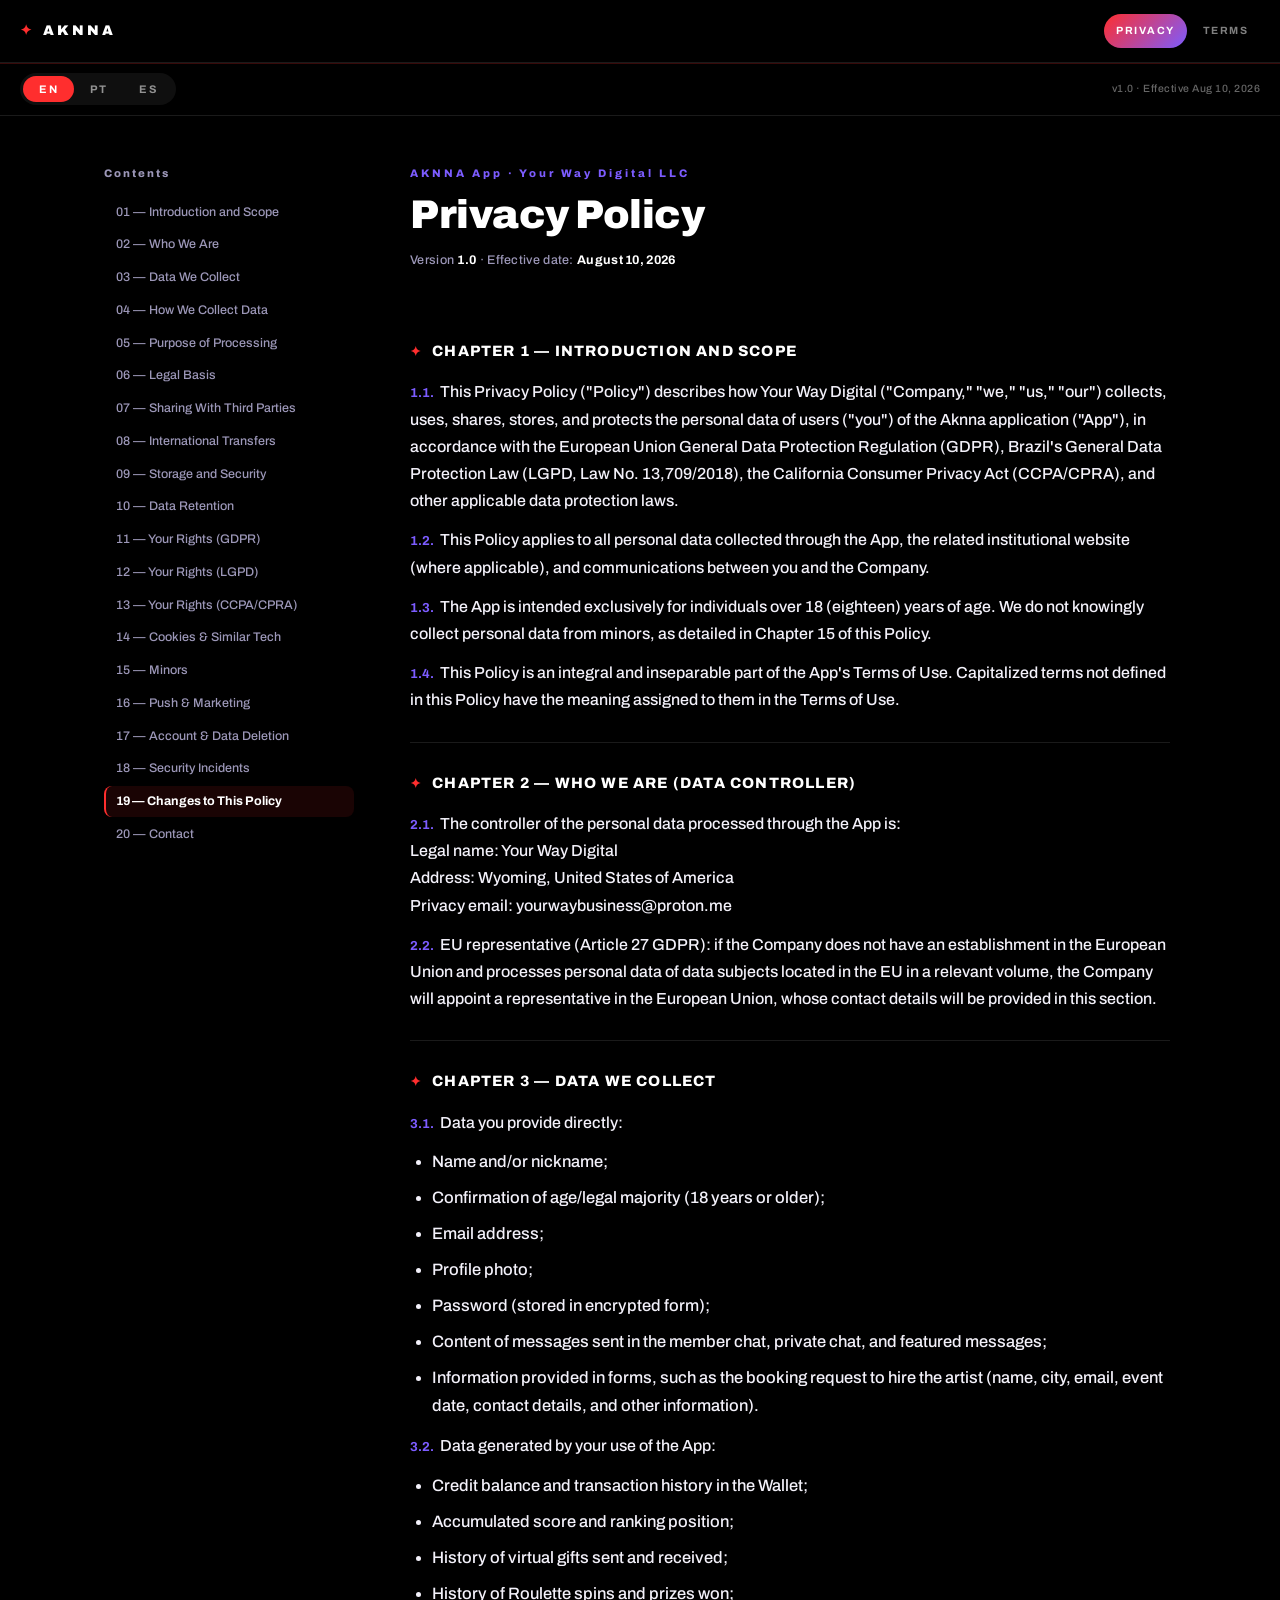
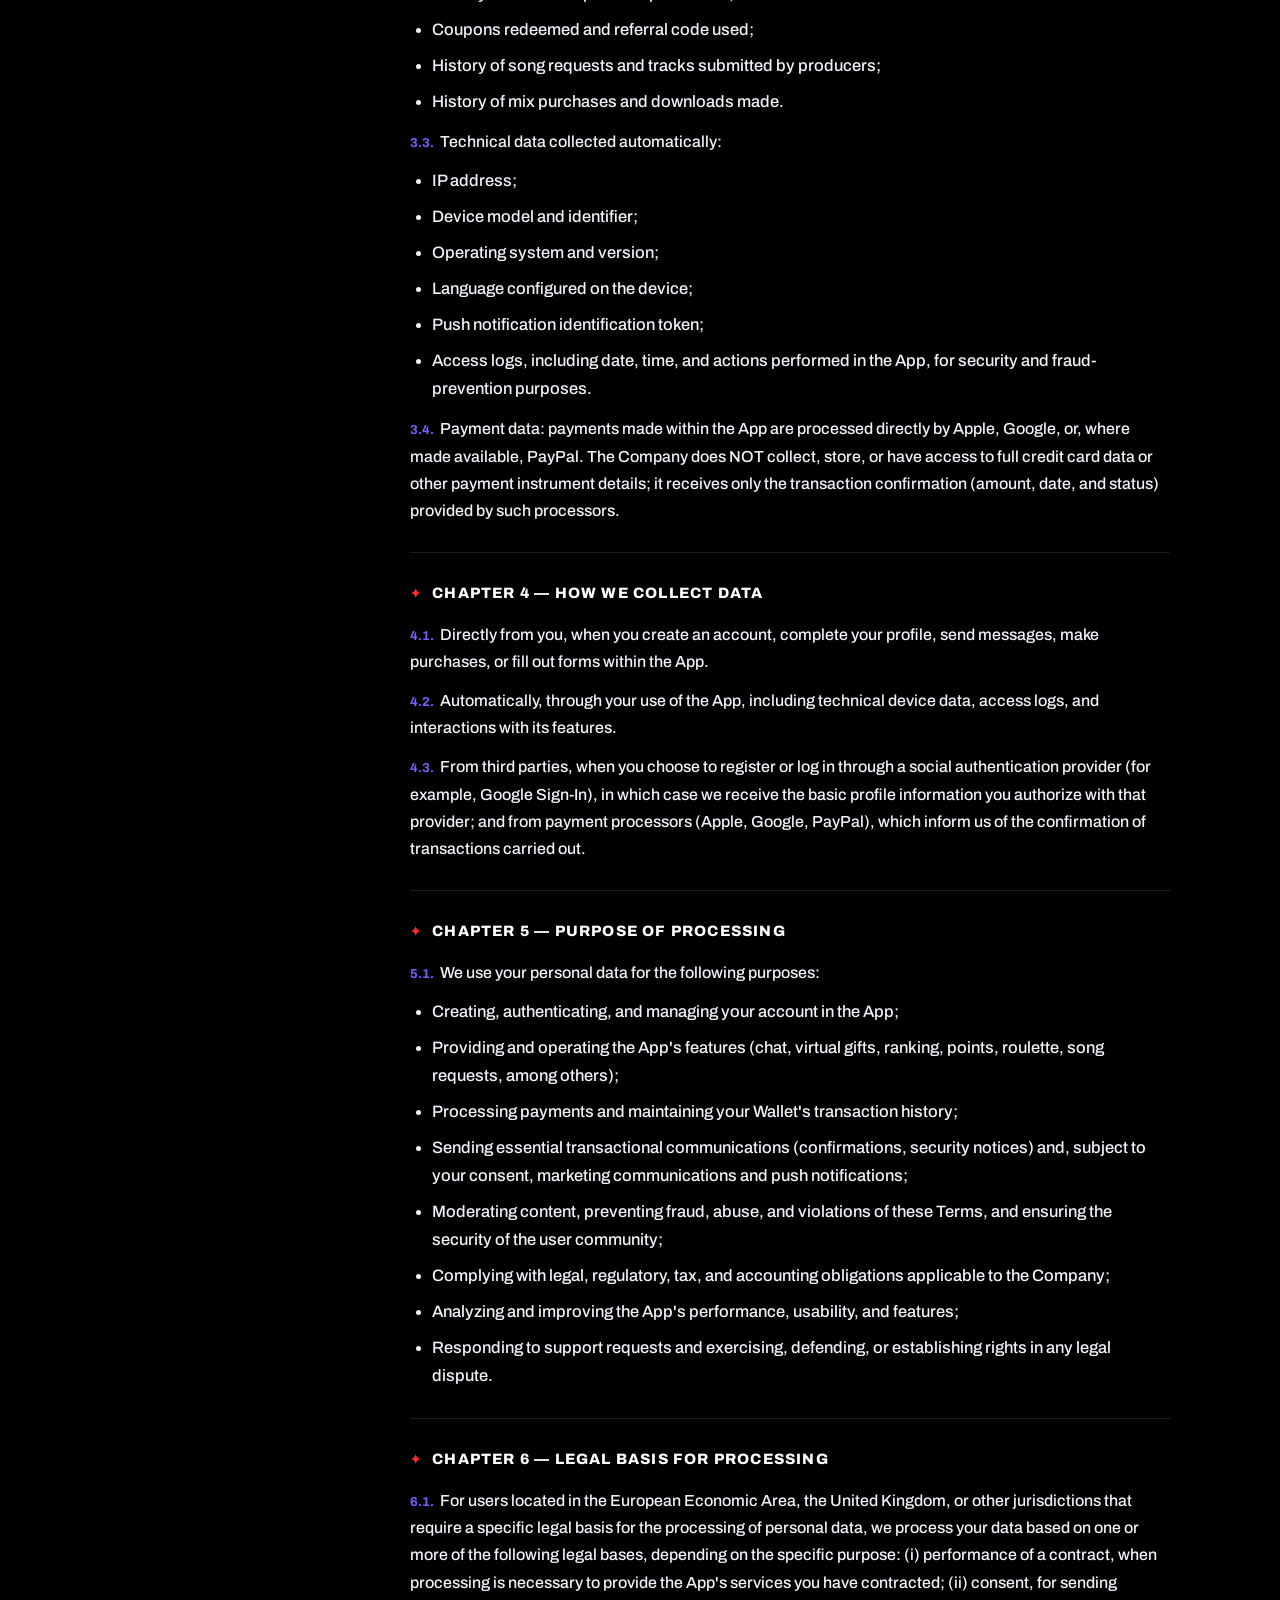
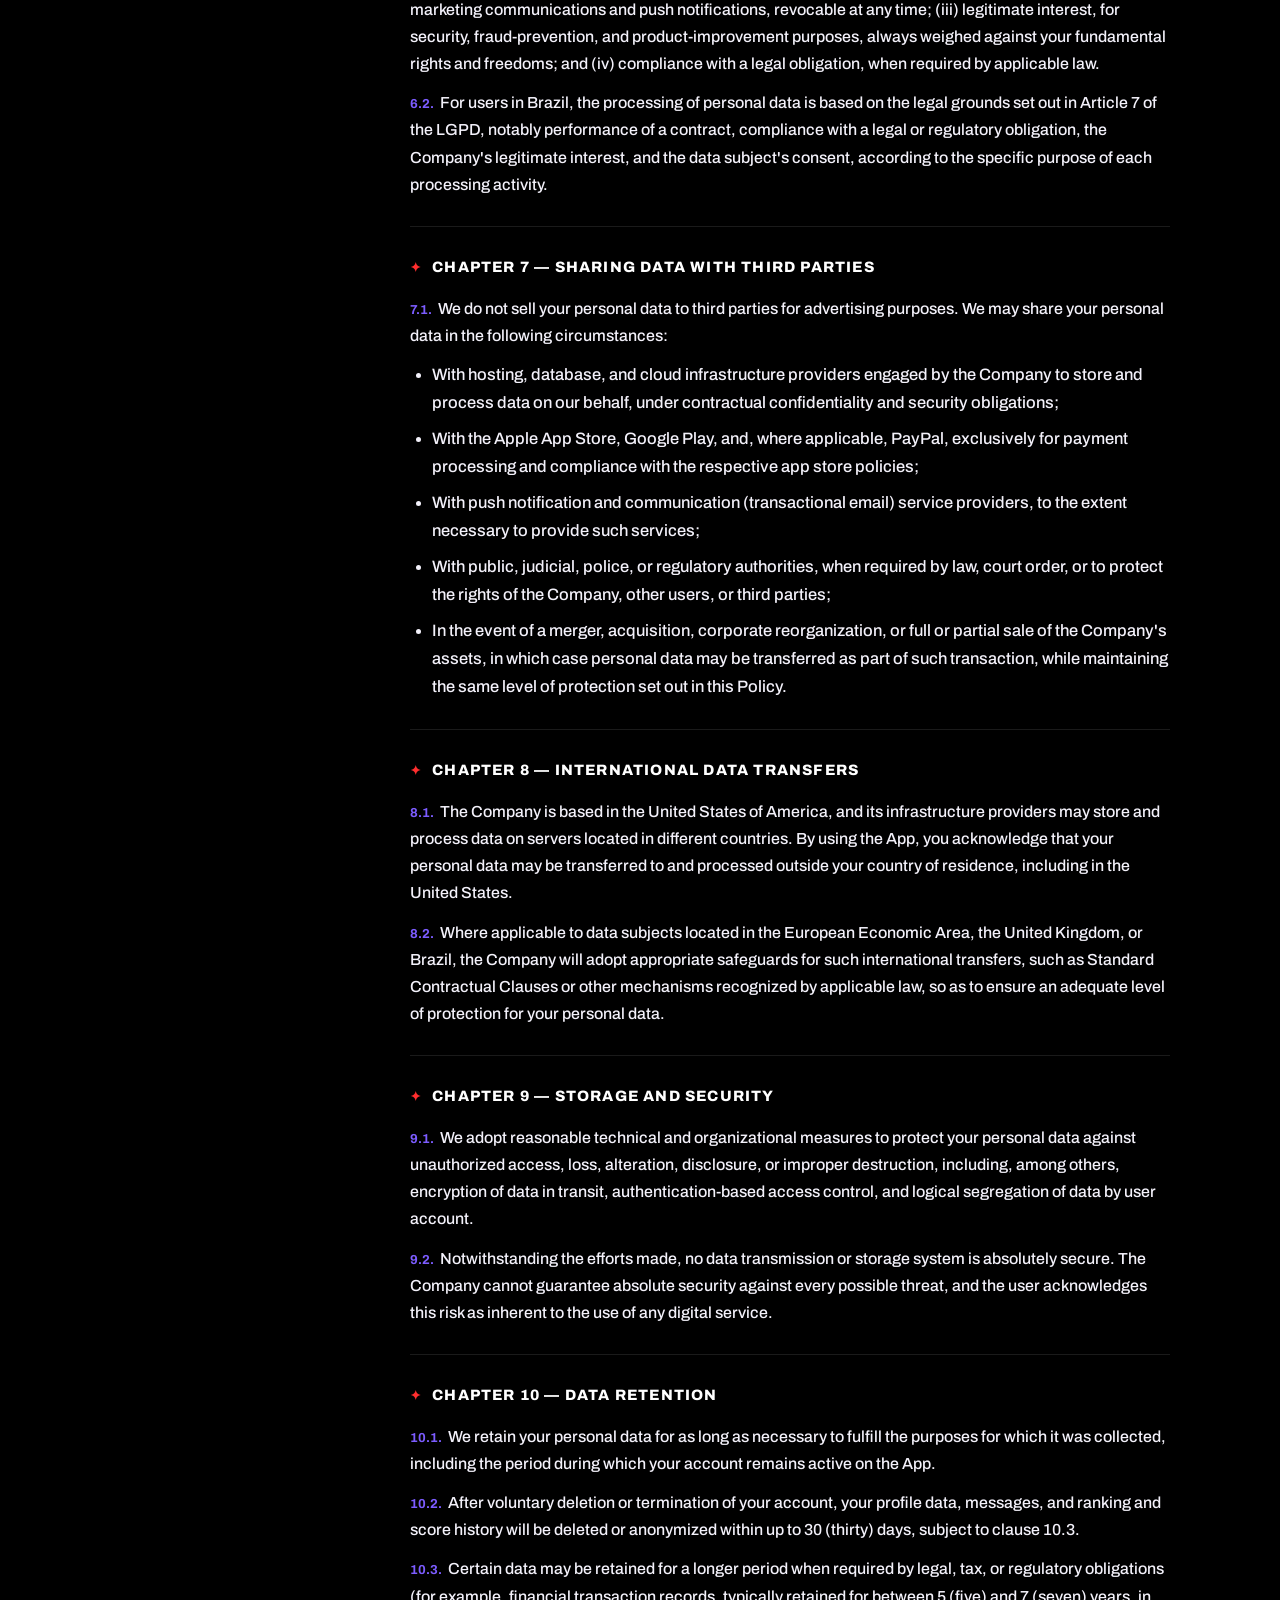
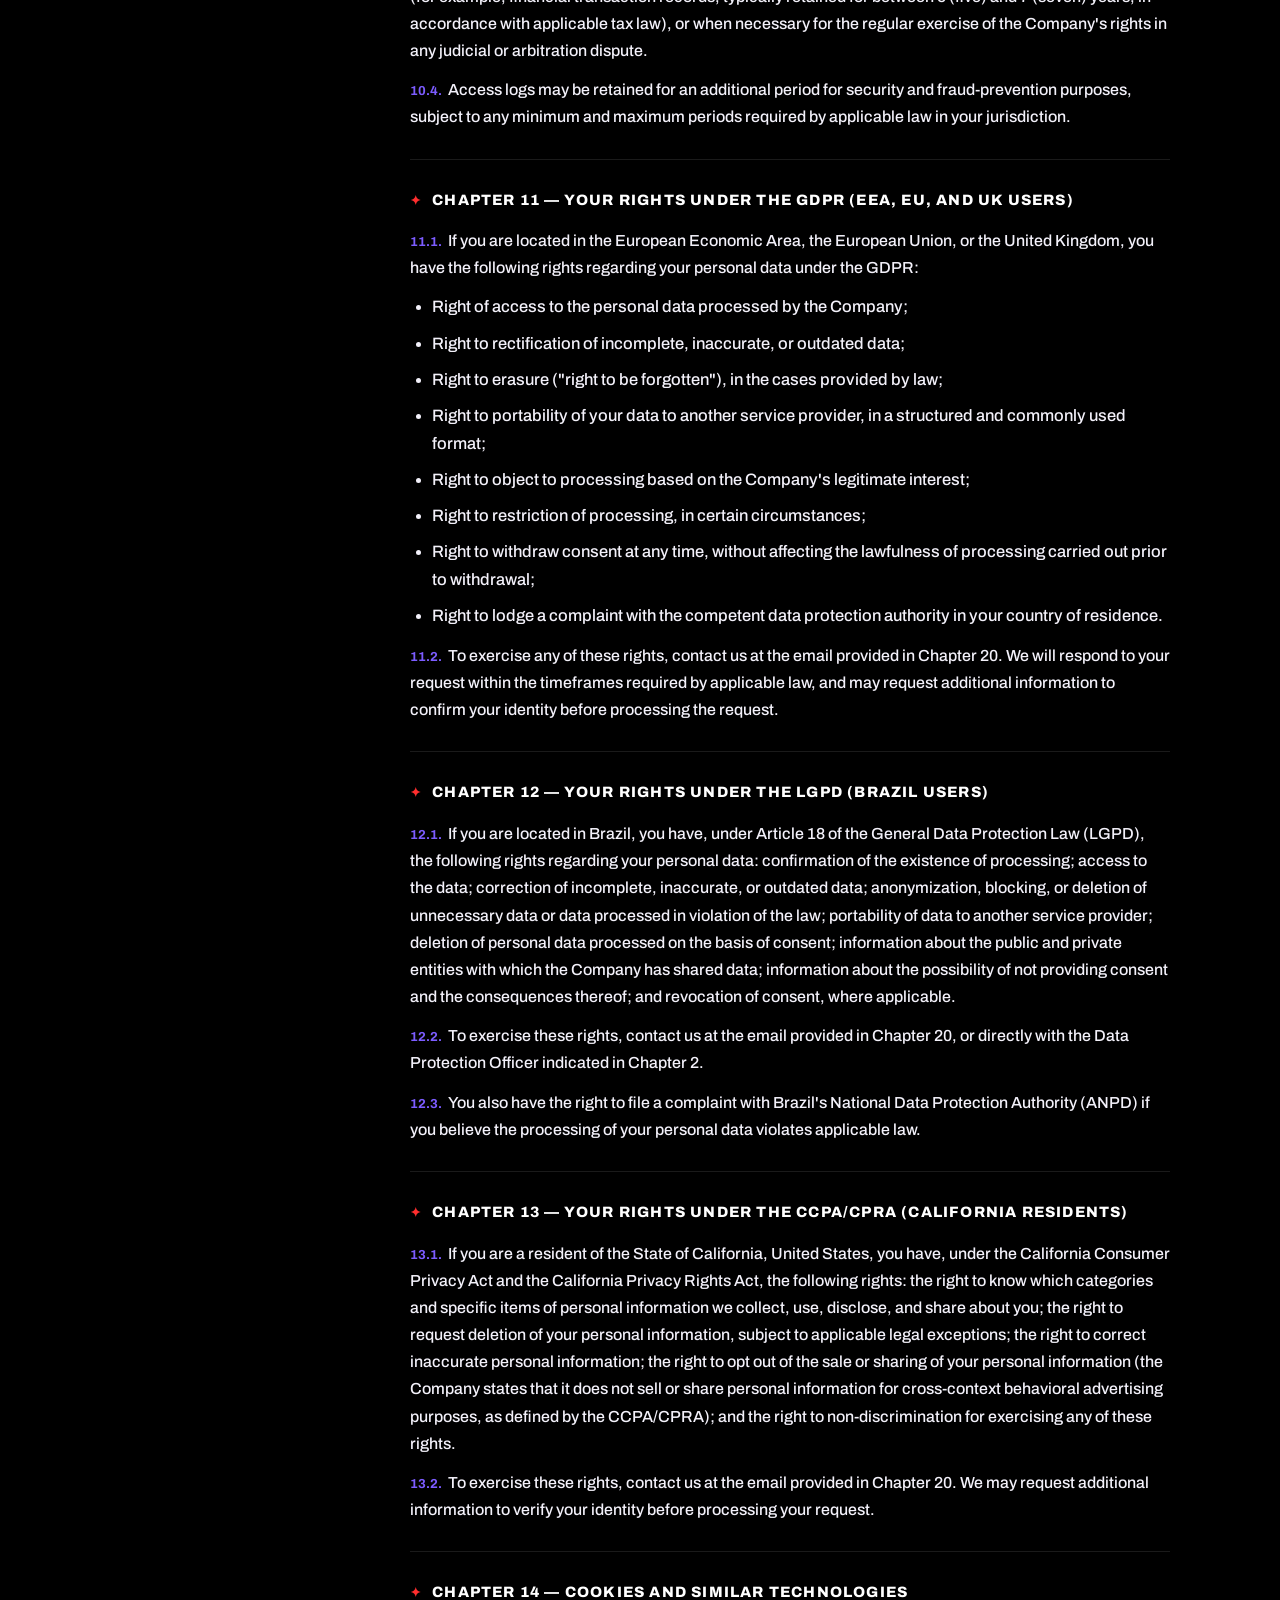
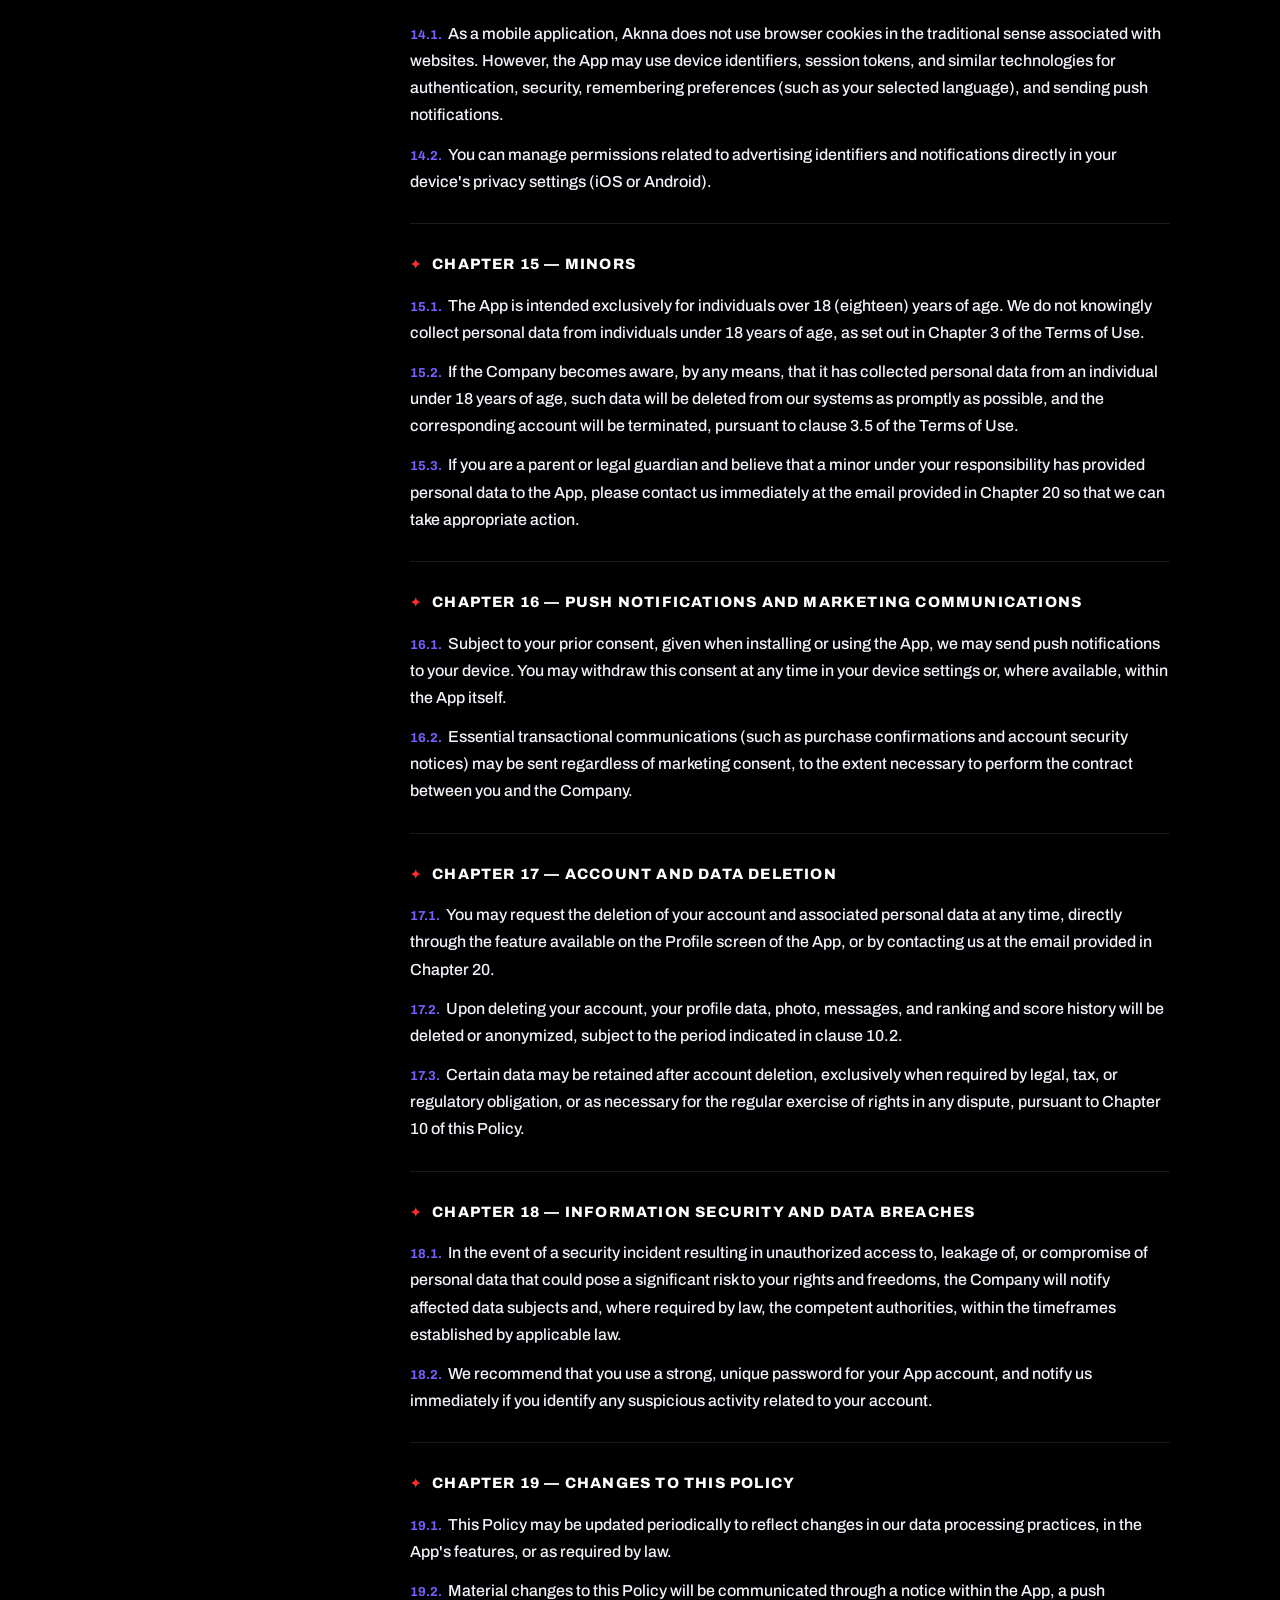
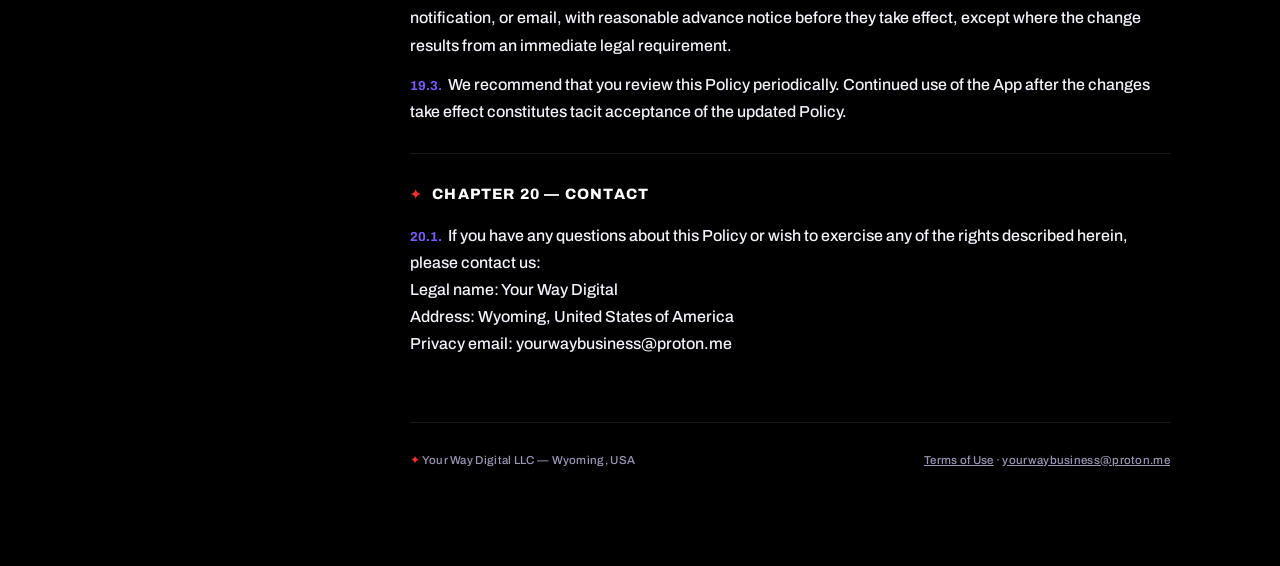
<file: aknna-deploy/privacy-policy.html>
<!DOCTYPE html>
<html lang="pt-BR">
<head>
<meta charset="UTF-8">
<meta name="viewport" content="width=device-width, initial-scale=1.0">
<title>AKNNA — Privacy Policy / Política de Privacidade / Política de Privacidad</title>
<meta name="description" content="AKNNA App — Privacy Policy (EN/PT/ES)">
<link rel="stylesheet" href="assets/style.css">
</head>
<body>

<div class="topbar">
  <a class="brand" href="https://aknnaofficial.com/"><span class="star">✦</span> AKNNA</a>
  <nav class="doc-switch">
    <a class="active" href="privacy-policy.html">PRIVACY</a>
    <a href="terms-of-use.html">TERMS</a>
  </nav>
</div>
<div class="langbar">
  <div class="lang-pill">
    <button data-lang="en" type="button">EN</button>
    <button data-lang="pt" type="button">PT</button>
    <button data-lang="es" type="button">ES</button>
  </div>
  <span class="updated">v1.0 · Effective Aug 10, 2026</span>
</div>

<div class="wrap">
<!-- ===== TOC — desktop, sticky ===== -->
<nav class="toc lang-block" data-lang="en" aria-label="Table of contents">
  <p class="toc-title">Contents</p>
  <ol>
    <li><a href="#en-c1">01 — Introduction and Scope</a></li>
    <li><a href="#en-c2">02 — Who We Are</a></li>
    <li><a href="#en-c3">03 — Data We Collect</a></li>
    <li><a href="#en-c4">04 — How We Collect Data</a></li>
    <li><a href="#en-c5">05 — Purpose of Processing</a></li>
    <li><a href="#en-c6">06 — Legal Basis</a></li>
    <li><a href="#en-c7">07 — Sharing With Third Parties</a></li>
    <li><a href="#en-c8">08 — International Transfers</a></li>
    <li><a href="#en-c9">09 — Storage and Security</a></li>
    <li><a href="#en-c10">10 — Data Retention</a></li>
    <li><a href="#en-c11">11 — Your Rights (GDPR)</a></li>
    <li><a href="#en-c12">12 — Your Rights (LGPD)</a></li>
    <li><a href="#en-c13">13 — Your Rights (CCPA/CPRA)</a></li>
    <li><a href="#en-c14">14 — Cookies &amp; Similar Tech</a></li>
    <li><a href="#en-c15">15 — Minors</a></li>
    <li><a href="#en-c16">16 — Push &amp; Marketing</a></li>
    <li><a href="#en-c17">17 — Account &amp; Data Deletion</a></li>
    <li><a href="#en-c18">18 — Security Incidents</a></li>
    <li><a href="#en-c19">19 — Changes to This Policy</a></li>
    <li><a href="#en-c20">20 — Contact</a></li>
  </ol>
</nav>
<nav class="toc lang-block" data-lang="pt" aria-label="Índice">
  <p class="toc-title">Índice</p>
  <ol>
    <li><a href="#pt-c1">01 — Introdução e Escopo</a></li>
    <li><a href="#pt-c2">02 — Quem Somos</a></li>
    <li><a href="#pt-c3">03 — Dados que Coletamos</a></li>
    <li><a href="#pt-c4">04 — Como Coletamos os Dados</a></li>
    <li><a href="#pt-c5">05 — Finalidade do Tratamento</a></li>
    <li><a href="#pt-c6">06 — Base Legal</a></li>
    <li><a href="#pt-c7">07 — Compartilhamento com Terceiros</a></li>
    <li><a href="#pt-c8">08 — Transferência Internacional</a></li>
    <li><a href="#pt-c9">09 — Armazenamento e Segurança</a></li>
    <li><a href="#pt-c10">10 — Retenção de Dados</a></li>
    <li><a href="#pt-c11">11 — Seus Direitos (GDPR)</a></li>
    <li><a href="#pt-c12">12 — Seus Direitos (LGPD)</a></li>
    <li><a href="#pt-c13">13 — Seus Direitos (CCPA/CPRA)</a></li>
    <li><a href="#pt-c14">14 — Cookies e Tecnologias Similares</a></li>
    <li><a href="#pt-c15">15 — Menores de Idade</a></li>
    <li><a href="#pt-c16">16 — Push e Marketing</a></li>
    <li><a href="#pt-c17">17 — Exclusão de Conta e Dados</a></li>
    <li><a href="#pt-c18">18 — Incidentes de Segurança</a></li>
    <li><a href="#pt-c19">19 — Alterações a Esta Política</a></li>
    <li><a href="#pt-c20">20 — Contato</a></li>
  </ol>
</nav>
<nav class="toc lang-block" data-lang="es" aria-label="Índice">
  <p class="toc-title">Índice</p>
  <ol>
    <li><a href="#es-c1">01 — Introducción y Ámbito</a></li>
    <li><a href="#es-c2">02 — Quiénes Somos</a></li>
    <li><a href="#es-c3">03 — Datos que Recopilamos</a></li>
    <li><a href="#es-c4">04 — Cómo Recopilamos los Datos</a></li>
    <li><a href="#es-c5">05 — Finalidad del Tratamiento</a></li>
    <li><a href="#es-c6">06 — Base Legal</a></li>
    <li><a href="#es-c7">07 — Compartición con Terceros</a></li>
    <li><a href="#es-c8">08 — Transferencia Internacional</a></li>
    <li><a href="#es-c9">09 — Almacenamiento y Seguridad</a></li>
    <li><a href="#es-c10">10 — Conservación de Datos</a></li>
    <li><a href="#es-c11">11 — Sus Derechos (RGPD)</a></li>
    <li><a href="#es-c12">12 — Sus Derechos (LGPD)</a></li>
    <li><a href="#es-c13">13 — Sus Derechos (CCPA/CPRA)</a></li>
    <li><a href="#es-c14">14 — Cookies y Tecnologías Similares</a></li>
    <li><a href="#es-c15">15 — Menores de Edad</a></li>
    <li><a href="#es-c16">16 — Push y Marketing</a></li>
    <li><a href="#es-c17">17 — Eliminación de Cuenta y Datos</a></li>
    <li><a href="#es-c18">18 — Incidentes de Seguridad</a></li>
    <li><a href="#es-c19">19 — Cambios a Esta Política</a></li>
    <li><a href="#es-c20">20 — Contacto</a></li>
  </ol>
</nav>

<div class="content">
<!-- ===================== EN ===================== -->
<div class="lang-block" data-lang="en">
  <header class="doc-header">
    <p class="eyebrow">AKNNA App · Your Way Digital LLC</p>
    <h1>Privacy Policy</h1>
    <p class="meta">Version <strong>1.0</strong> · Effective date: <strong>August 10, 2026</strong></p>
  </header>

  <section class="chapter" id="en-c1">
    <h2><span class="mark">✦</span> Chapter 1 — Introduction and Scope</h2>
    <p><span class="num">1.1.</span>This Privacy Policy ("Policy") describes how Your Way Digital ("Company," "we," "us," "our") collects, uses, shares, stores, and protects the personal data of users ("you") of the Aknna application ("App"), in accordance with the European Union General Data Protection Regulation (GDPR), Brazil's General Data Protection Law (LGPD, Law No. 13,709/2018), the California Consumer Privacy Act (CCPA/CPRA), and other applicable data protection laws.</p>
    <p><span class="num">1.2.</span>This Policy applies to all personal data collected through the App, the related institutional website (where applicable), and communications between you and the Company.</p>
    <p><span class="num">1.3.</span>The App is intended exclusively for individuals over 18 (eighteen) years of age. We do not knowingly collect personal data from minors, as detailed in Chapter 15 of this Policy.</p>
    <p><span class="num">1.4.</span>This Policy is an integral and inseparable part of the App's Terms of Use. Capitalized terms not defined in this Policy have the meaning assigned to them in the Terms of Use.</p>
  </section>

  <section class="chapter" id="en-c2">
    <h2><span class="mark">✦</span> Chapter 2 — Who We Are (Data Controller)</h2>
    <p><span class="num">2.1.</span>The controller of the personal data processed through the App is:<br>Legal name: Your Way Digital<br>Address: Wyoming, United States of America<br>Privacy email: yourwaybusiness@proton.me</p>
    <p><span class="num">2.2.</span>EU representative (Article 27 GDPR): if the Company does not have an establishment in the European Union and processes personal data of data subjects located in the EU in a relevant volume, the Company will appoint a representative in the European Union, whose contact details will be provided in this section.</p>
  </section>

  <section class="chapter" id="en-c3">
    <h2><span class="mark">✦</span> Chapter 3 — Data We Collect</h2>
    <p><span class="num">3.1.</span>Data you provide directly:</p>
    <ul>
      <li>Name and/or nickname;</li>
      <li>Confirmation of age/legal majority (18 years or older);</li>
      <li>Email address;</li>
      <li>Profile photo;</li>
      <li>Password (stored in encrypted form);</li>
      <li>Content of messages sent in the member chat, private chat, and featured messages;</li>
      <li>Information provided in forms, such as the booking request to hire the artist (name, city, email, event date, contact details, and other information).</li>
    </ul>
    <p><span class="num">3.2.</span>Data generated by your use of the App:</p>
    <ul>
      <li>Credit balance and transaction history in the Wallet;</li>
      <li>Accumulated score and ranking position;</li>
      <li>History of virtual gifts sent and received;</li>
      <li>History of Roulette spins and prizes won;</li>
      <li>Coupons redeemed and referral code used;</li>
      <li>History of song requests and tracks submitted by producers;</li>
      <li>History of mix purchases and downloads made.</li>
    </ul>
    <p><span class="num">3.3.</span>Technical data collected automatically:</p>
    <ul>
      <li>IP address;</li>
      <li>Device model and identifier;</li>
      <li>Operating system and version;</li>
      <li>Language configured on the device;</li>
      <li>Push notification identification token;</li>
      <li>Access logs, including date, time, and actions performed in the App, for security and fraud-prevention purposes.</li>
    </ul>
    <p><span class="num">3.4.</span>Payment data: payments made within the App are processed directly by Apple, Google, or, where made available, PayPal. The Company does NOT collect, store, or have access to full credit card data or other payment instrument details; it receives only the transaction confirmation (amount, date, and status) provided by such processors.</p>
  </section>

  <section class="chapter" id="en-c4">
    <h2><span class="mark">✦</span> Chapter 4 — How We Collect Data</h2>
    <p><span class="num">4.1.</span>Directly from you, when you create an account, complete your profile, send messages, make purchases, or fill out forms within the App.</p>
    <p><span class="num">4.2.</span>Automatically, through your use of the App, including technical device data, access logs, and interactions with its features.</p>
    <p><span class="num">4.3.</span>From third parties, when you choose to register or log in through a social authentication provider (for example, Google Sign-In), in which case we receive the basic profile information you authorize with that provider; and from payment processors (Apple, Google, PayPal), which inform us of the confirmation of transactions carried out.</p>
  </section>

  <section class="chapter" id="en-c5">
    <h2><span class="mark">✦</span> Chapter 5 — Purpose of Processing</h2>
    <p><span class="num">5.1.</span>We use your personal data for the following purposes:</p>
    <ul>
      <li>Creating, authenticating, and managing your account in the App;</li>
      <li>Providing and operating the App's features (chat, virtual gifts, ranking, points, roulette, song requests, among others);</li>
      <li>Processing payments and maintaining your Wallet's transaction history;</li>
      <li>Sending essential transactional communications (confirmations, security notices) and, subject to your consent, marketing communications and push notifications;</li>
      <li>Moderating content, preventing fraud, abuse, and violations of these Terms, and ensuring the security of the user community;</li>
      <li>Complying with legal, regulatory, tax, and accounting obligations applicable to the Company;</li>
      <li>Analyzing and improving the App's performance, usability, and features;</li>
      <li>Responding to support requests and exercising, defending, or establishing rights in any legal dispute.</li>
    </ul>
  </section>

  <section class="chapter" id="en-c6">
    <h2><span class="mark">✦</span> Chapter 6 — Legal Basis for Processing</h2>
    <p><span class="num">6.1.</span>For users located in the European Economic Area, the United Kingdom, or other jurisdictions that require a specific legal basis for the processing of personal data, we process your data based on one or more of the following legal bases, depending on the specific purpose: (i) performance of a contract, when processing is necessary to provide the App's services you have contracted; (ii) consent, for sending marketing communications and push notifications, revocable at any time; (iii) legitimate interest, for security, fraud-prevention, and product-improvement purposes, always weighed against your fundamental rights and freedoms; and (iv) compliance with a legal obligation, when required by applicable law.</p>
    <p><span class="num">6.2.</span>For users in Brazil, the processing of personal data is based on the legal grounds set out in Article 7 of the LGPD, notably performance of a contract, compliance with a legal or regulatory obligation, the Company's legitimate interest, and the data subject's consent, according to the specific purpose of each processing activity.</p>
  </section>

  <section class="chapter" id="en-c7">
    <h2><span class="mark">✦</span> Chapter 7 — Sharing Data With Third Parties</h2>
    <p><span class="num">7.1.</span>We do not sell your personal data to third parties for advertising purposes. We may share your personal data in the following circumstances:</p>
    <ul>
      <li>With hosting, database, and cloud infrastructure providers engaged by the Company to store and process data on our behalf, under contractual confidentiality and security obligations;</li>
      <li>With the Apple App Store, Google Play, and, where applicable, PayPal, exclusively for payment processing and compliance with the respective app store policies;</li>
      <li>With push notification and communication (transactional email) service providers, to the extent necessary to provide such services;</li>
      <li>With public, judicial, police, or regulatory authorities, when required by law, court order, or to protect the rights of the Company, other users, or third parties;</li>
      <li>In the event of a merger, acquisition, corporate reorganization, or full or partial sale of the Company's assets, in which case personal data may be transferred as part of such transaction, while maintaining the same level of protection set out in this Policy.</li>
    </ul>
  </section>

  <section class="chapter" id="en-c8">
    <h2><span class="mark">✦</span> Chapter 8 — International Data Transfers</h2>
    <p><span class="num">8.1.</span>The Company is based in the United States of America, and its infrastructure providers may store and process data on servers located in different countries. By using the App, you acknowledge that your personal data may be transferred to and processed outside your country of residence, including in the United States.</p>
    <p><span class="num">8.2.</span>Where applicable to data subjects located in the European Economic Area, the United Kingdom, or Brazil, the Company will adopt appropriate safeguards for such international transfers, such as Standard Contractual Clauses or other mechanisms recognized by applicable law, so as to ensure an adequate level of protection for your personal data.</p>
  </section>

  <section class="chapter" id="en-c9">
    <h2><span class="mark">✦</span> Chapter 9 — Storage and Security</h2>
    <p><span class="num">9.1.</span>We adopt reasonable technical and organizational measures to protect your personal data against unauthorized access, loss, alteration, disclosure, or improper destruction, including, among others, encryption of data in transit, authentication-based access control, and logical segregation of data by user account.</p>
    <p><span class="num">9.2.</span>Notwithstanding the efforts made, no data transmission or storage system is absolutely secure. The Company cannot guarantee absolute security against every possible threat, and the user acknowledges this risk as inherent to the use of any digital service.</p>
  </section>

  <section class="chapter" id="en-c10">
    <h2><span class="mark">✦</span> Chapter 10 — Data Retention</h2>
    <p><span class="num">10.1.</span>We retain your personal data for as long as necessary to fulfill the purposes for which it was collected, including the period during which your account remains active on the App.</p>
    <p><span class="num">10.2.</span>After voluntary deletion or termination of your account, your profile data, messages, and ranking and score history will be deleted or anonymized within up to 30 (thirty) days, subject to clause 10.3.</p>
    <p><span class="num">10.3.</span>Certain data may be retained for a longer period when required by legal, tax, or regulatory obligations (for example, financial transaction records, typically retained for between 5 (five) and 7 (seven) years, in accordance with applicable tax law), or when necessary for the regular exercise of the Company's rights in any judicial or arbitration dispute.</p>
    <p><span class="num">10.4.</span>Access logs may be retained for an additional period for security and fraud-prevention purposes, subject to any minimum and maximum periods required by applicable law in your jurisdiction.</p>
  </section>
  <section class="chapter" id="en-c11">
    <h2><span class="mark">✦</span> Chapter 11 — Your Rights Under the GDPR (EEA, EU, and UK Users)</h2>
    <p><span class="num">11.1.</span>If you are located in the European Economic Area, the European Union, or the United Kingdom, you have the following rights regarding your personal data under the GDPR:</p>
    <ul>
      <li>Right of access to the personal data processed by the Company;</li>
      <li>Right to rectification of incomplete, inaccurate, or outdated data;</li>
      <li>Right to erasure ("right to be forgotten"), in the cases provided by law;</li>
      <li>Right to portability of your data to another service provider, in a structured and commonly used format;</li>
      <li>Right to object to processing based on the Company's legitimate interest;</li>
      <li>Right to restriction of processing, in certain circumstances;</li>
      <li>Right to withdraw consent at any time, without affecting the lawfulness of processing carried out prior to withdrawal;</li>
      <li>Right to lodge a complaint with the competent data protection authority in your country of residence.</li>
    </ul>
    <p><span class="num">11.2.</span>To exercise any of these rights, contact us at the email provided in Chapter 20. We will respond to your request within the timeframes required by applicable law, and may request additional information to confirm your identity before processing the request.</p>
  </section>

  <section class="chapter" id="en-c12">
    <h2><span class="mark">✦</span> Chapter 12 — Your Rights Under the LGPD (Brazil Users)</h2>
    <p><span class="num">12.1.</span>If you are located in Brazil, you have, under Article 18 of the General Data Protection Law (LGPD), the following rights regarding your personal data: confirmation of the existence of processing; access to the data; correction of incomplete, inaccurate, or outdated data; anonymization, blocking, or deletion of unnecessary data or data processed in violation of the law; portability of data to another service provider; deletion of personal data processed on the basis of consent; information about the public and private entities with which the Company has shared data; information about the possibility of not providing consent and the consequences thereof; and revocation of consent, where applicable.</p>
    <p><span class="num">12.2.</span>To exercise these rights, contact us at the email provided in Chapter 20, or directly with the Data Protection Officer indicated in Chapter 2.</p>
    <p><span class="num">12.3.</span>You also have the right to file a complaint with Brazil's National Data Protection Authority (ANPD) if you believe the processing of your personal data violates applicable law.</p>
  </section>

  <section class="chapter" id="en-c13">
    <h2><span class="mark">✦</span> Chapter 13 — Your Rights Under the CCPA/CPRA (California Residents)</h2>
    <p><span class="num">13.1.</span>If you are a resident of the State of California, United States, you have, under the California Consumer Privacy Act and the California Privacy Rights Act, the following rights: the right to know which categories and specific items of personal information we collect, use, disclose, and share about you; the right to request deletion of your personal information, subject to applicable legal exceptions; the right to correct inaccurate personal information; the right to opt out of the sale or sharing of your personal information (the Company states that it does not sell or share personal information for cross-context behavioral advertising purposes, as defined by the CCPA/CPRA); and the right to non-discrimination for exercising any of these rights.</p>
    <p><span class="num">13.2.</span>To exercise these rights, contact us at the email provided in Chapter 20. We may request additional information to verify your identity before processing your request.</p>
  </section>

  <section class="chapter" id="en-c14">
    <h2><span class="mark">✦</span> Chapter 14 — Cookies and Similar Technologies</h2>
    <p><span class="num">14.1.</span>As a mobile application, Aknna does not use browser cookies in the traditional sense associated with websites. However, the App may use device identifiers, session tokens, and similar technologies for authentication, security, remembering preferences (such as your selected language), and sending push notifications.</p>
    <p><span class="num">14.2.</span>You can manage permissions related to advertising identifiers and notifications directly in your device's privacy settings (iOS or Android).</p>
  </section>

  <section class="chapter" id="en-c15">
    <h2><span class="mark">✦</span> Chapter 15 — Minors</h2>
    <p><span class="num">15.1.</span>The App is intended exclusively for individuals over 18 (eighteen) years of age. We do not knowingly collect personal data from individuals under 18 years of age, as set out in Chapter 3 of the Terms of Use.</p>
    <p><span class="num">15.2.</span>If the Company becomes aware, by any means, that it has collected personal data from an individual under 18 years of age, such data will be deleted from our systems as promptly as possible, and the corresponding account will be terminated, pursuant to clause 3.5 of the Terms of Use.</p>
    <p><span class="num">15.3.</span>If you are a parent or legal guardian and believe that a minor under your responsibility has provided personal data to the App, please contact us immediately at the email provided in Chapter 20 so that we can take appropriate action.</p>
  </section>

  <section class="chapter" id="en-c16">
    <h2><span class="mark">✦</span> Chapter 16 — Push Notifications and Marketing Communications</h2>
    <p><span class="num">16.1.</span>Subject to your prior consent, given when installing or using the App, we may send push notifications to your device. You may withdraw this consent at any time in your device settings or, where available, within the App itself.</p>
    <p><span class="num">16.2.</span>Essential transactional communications (such as purchase confirmations and account security notices) may be sent regardless of marketing consent, to the extent necessary to perform the contract between you and the Company.</p>
  </section>

  <section class="chapter" id="en-c17">
    <h2><span class="mark">✦</span> Chapter 17 — Account and Data Deletion</h2>
    <p><span class="num">17.1.</span>You may request the deletion of your account and associated personal data at any time, directly through the feature available on the Profile screen of the App, or by contacting us at the email provided in Chapter 20.</p>
    <p><span class="num">17.2.</span>Upon deleting your account, your profile data, photo, messages, and ranking and score history will be deleted or anonymized, subject to the period indicated in clause 10.2.</p>
    <p><span class="num">17.3.</span>Certain data may be retained after account deletion, exclusively when required by legal, tax, or regulatory obligation, or as necessary for the regular exercise of rights in any dispute, pursuant to Chapter 10 of this Policy.</p>
  </section>

  <section class="chapter" id="en-c18">
    <h2><span class="mark">✦</span> Chapter 18 — Information Security and Data Breaches</h2>
    <p><span class="num">18.1.</span>In the event of a security incident resulting in unauthorized access to, leakage of, or compromise of personal data that could pose a significant risk to your rights and freedoms, the Company will notify affected data subjects and, where required by law, the competent authorities, within the timeframes established by applicable law.</p>
    <p><span class="num">18.2.</span>We recommend that you use a strong, unique password for your App account, and notify us immediately if you identify any suspicious activity related to your account.</p>
  </section>

  <section class="chapter" id="en-c19">
    <h2><span class="mark">✦</span> Chapter 19 — Changes to This Policy</h2>
    <p><span class="num">19.1.</span>This Policy may be updated periodically to reflect changes in our data processing practices, in the App's features, or as required by law.</p>
    <p><span class="num">19.2.</span>Material changes to this Policy will be communicated through a notice within the App, a push notification, or email, with reasonable advance notice before they take effect, except where the change results from an immediate legal requirement.</p>
    <p><span class="num">19.3.</span>We recommend that you review this Policy periodically. Continued use of the App after the changes take effect constitutes tacit acceptance of the updated Policy.</p>
  </section>

  <section class="chapter" id="en-c20">
    <h2><span class="mark">✦</span> Chapter 20 — Contact</h2>
    <p><span class="num">20.1.</span>If you have any questions about this Policy or wish to exercise any of the rights described herein, please contact us:<br>Legal name: Your Way Digital<br>Address: Wyoming, United States of America<br>Privacy email: yourwaybusiness@proton.me</p>
  </section>

  <footer>
    <span><span class="fstar">✦</span> Your Way Digital LLC — Wyoming, USA</span>
    <span><a href="terms-of-use.html">Terms of Use</a> · <a href="mailto:yourwaybusiness@proton.me">yourwaybusiness@proton.me</a></span>
  </footer>
</div>
<!-- ===================== /EN ===================== -->
<!-- ===================== PT ===================== -->
<div class="lang-block" data-lang="pt">
  <header class="doc-header">
    <p class="eyebrow">App AKNNA · Your Way Digital LLC</p>
    <h1>Política de Privacidade</h1>
    <p class="meta">Versão <strong>1.0</strong> · Data de vigência: <strong>10 de agosto de 2026</strong></p>
  </header>

  <section class="chapter" id="pt-c1">
    <h2><span class="mark">✦</span> Capítulo 1 — Introdução e Escopo</h2>
    <p><span class="num">1.1.</span>Esta Política de Privacidade ("Política") descreve como a Your Way Digital ("Empresa", "nós", "nosso") coleta, usa, compartilha, armazena e protege os dados pessoais dos usuários ("você") do aplicativo Aknna ("Aplicativo"), em conformidade com o Regulamento Geral de Proteção de Dados da União Europeia (GDPR), a Lei Geral de Proteção de Dados do Brasil (LGPD, Lei nº 13.709/2018), a California Consumer Privacy Act (CCPA/CPRA), e demais legislações de proteção de dados aplicáveis.</p>
    <p><span class="num">1.2.</span>Esta Política aplica-se a todos os dados pessoais coletados por meio do Aplicativo, do site institucional relacionado (quando aplicável) e das comunicações realizadas entre você e a Empresa.</p>
    <p><span class="num">1.3.</span>O Aplicativo é destinado exclusivamente a maiores de 18 (dezoito) anos. Não coletamos intencionalmente dados pessoais de menores de idade, conforme detalhado no Capítulo 15 desta Política.</p>
    <p><span class="num">1.4.</span>Esta Política é parte integrante e inseparável dos Termos de Uso do Aplicativo. Termos iniciados em maiúscula e não definidos nesta Política têm o significado a eles atribuído nos Termos de Uso.</p>
  </section>

  <section class="chapter" id="pt-c2">
    <h2><span class="mark">✦</span> Capítulo 2 — Quem Somos (Controlador de Dados)</h2>
    <p><span class="num">2.1.</span>A controladora dos dados pessoais tratados por meio do Aplicativo é:<br>Razão social: Your Way Digital<br>Endereço: Wyoming, Estados Unidos da América<br>E-mail de privacidade: yourwaybusiness@proton.me</p>
    <p><span class="num">2.2.</span>Representante na União Europeia (Artigo 27 do GDPR): caso a Empresa não possua estabelecimento na União Europeia e trate dados pessoais de titulares localizados na UE em volume relevante, a Empresa designará um representante na União Europeia, cujos dados de contato serão informados nesta seção.</p>
  </section>

  <section class="chapter" id="pt-c3">
    <h2><span class="mark">✦</span> Capítulo 3 — Dados que Coletamos</h2>
    <p><span class="num">3.1.</span>Dados fornecidos diretamente por você:</p>
    <ul>
      <li>Nome e/ou apelido (nickname);</li>
      <li>Confirmação de idade/maioridade (18 anos ou mais);</li>
      <li>Endereço de e-mail;</li>
      <li>Foto de perfil;</li>
      <li>Senha (armazenada de forma criptografada);</li>
      <li>Conteúdo de mensagens enviadas no chat de membros, no chat privado e em mensagens em destaque;</li>
      <li>Informações fornecidas em formulários, como o pedido de orçamento para contratação da artista (nome, cidade, email, data do evento, contato e outros).</li>
    </ul>
    <p><span class="num">3.2.</span>Dados gerados pelo uso do Aplicativo:</p>
    <ul>
      <li>Saldo de Créditos e histórico de transações na Carteira;</li>
      <li>Pontuação acumulada e posição no ranking;</li>
      <li>Histórico de presentes virtuais enviados e recebidos;</li>
      <li>Histórico de giros na Roleta e prêmios obtidos;</li>
      <li>Cupons resgatados e código de indicação utilizado;</li>
      <li>Histórico de pedidos de música e envios de faixas por produtores;</li>
      <li>Histórico de compras de mixes e downloads realizados.</li>
    </ul>
    <p><span class="num">3.3.</span>Dados técnicos coletados automaticamente:</p>
    <ul>
      <li>Endereço IP;</li>
      <li>Modelo e identificador do dispositivo;</li>
      <li>Sistema operacional e versão;</li>
      <li>Idioma configurado no dispositivo;</li>
      <li>Token de identificação para envio de notificações push;</li>
      <li>Registros de acesso (logs), incluindo data, hora e ações realizadas no Aplicativo, para fins de segurança e prevenção de fraudes.</li>
    </ul>
    <p><span class="num">3.4.</span>Dados de pagamento: os pagamentos realizados no Aplicativo são processados diretamente pela Apple, pelo Google ou, quando disponibilizado, pelo PayPal. A Empresa NÃO coleta, armazena ou tem acesso a dados completos de cartão de crédito ou outros instrumentos de pagamento; recebe apenas a confirmação da transação (valor, data e status) fornecida por tais processadores.</p>
  </section>

  <section class="chapter" id="pt-c4">
    <h2><span class="mark">✦</span> Capítulo 4 — Como Coletamos os Dados</h2>
    <p><span class="num">4.1.</span>Diretamente de você, quando você cria uma conta, preenche seu perfil, envia mensagens, realiza compras ou preenche formulários dentro do Aplicativo.</p>
    <p><span class="num">4.2.</span>Automaticamente, por meio do uso do Aplicativo, incluindo dados técnicos de dispositivo, registros de acesso e interações com as funcionalidades.</p>
    <p><span class="num">4.3.</span>De terceiros, quando você opta por se cadastrar ou fazer login por meio de provedor de autenticação social (por exemplo, Google Sign-In), hipótese em que recebemos as informações básicas de perfil autorizadas por você junto a tal provedor; e dos processadores de pagamento (Apple, Google, PayPal), que nos informam a confirmação de transações realizadas.</p>
  </section>

  <section class="chapter" id="pt-c5">
    <h2><span class="mark">✦</span> Capítulo 5 — Finalidade do Tratamento</h2>
    <p><span class="num">5.1.</span>Utilizamos seus dados pessoais para as seguintes finalidades:</p>
    <ul>
      <li>Criar, autenticar e gerenciar sua conta no Aplicativo;</li>
      <li>Disponibilizar e operar as funcionalidades do Aplicativo (chat, presentes virtuais, ranking, pontuação, roleta, song requests, entre outras);</li>
      <li>Processar pagamentos e manter o histórico de transações da sua Carteira;</li>
      <li>Enviar comunicações transacionais essenciais (confirmações, avisos de segurança) e, mediante consentimento, comunicações de marketing e notificações push;</li>
      <li>Moderar conteúdo, prevenir fraude, abuso e violações destes Termos, e garantir a segurança da comunidade de usuários;</li>
      <li>Cumprir obrigações legais, regulatórias, fiscais e contábeis aplicáveis à Empresa;</li>
      <li>Analisar e melhorar o desempenho, a usabilidade e as funcionalidades do Aplicativo;</li>
      <li>Responder a solicitações de suporte e exercer, defender ou estabelecer direitos em eventual disputa legal.</li>
    </ul>
  </section>

  <section class="chapter" id="pt-c6">
    <h2><span class="mark">✦</span> Capítulo 6 — Base Legal do Tratamento</h2>
    <p><span class="num">6.1.</span>Para usuários localizados no Espaço Econômico Europeu, Reino Unido ou outras jurisdições que exijam base legal específica para o tratamento de dados pessoais, tratamos seus dados com fundamento em uma ou mais das seguintes bases legais, conforme a finalidade específica: (i) execução de contrato, quando o tratamento é necessário para a prestação dos serviços do Aplicativo que você contratou; (ii) consentimento, para o envio de comunicações de marketing e notificações push, revogável a qualquer momento; (iii) interesse legítimo, para finalidades de segurança, prevenção de fraude e melhoria do produto, sempre ponderado em relação aos seus direitos e liberdades fundamentais; e (iv) cumprimento de obrigação legal, quando exigido por lei aplicável.</p>
    <p><span class="num">6.2.</span>Para usuários no Brasil, o tratamento de dados pessoais fundamenta-se nas hipóteses legais previstas no artigo 7º da LGPD, notadamente a execução de contrato, o cumprimento de obrigação legal ou regulatória, o legítimo interesse da Empresa, e o consentimento do titular, conforme a finalidade específica de cada tratamento.</p>
  </section>

  <section class="chapter" id="pt-c7">
    <h2><span class="mark">✦</span> Capítulo 7 — Compartilhamento de Dados com Terceiros</h2>
    <p><span class="num">7.1.</span>Não vendemos seus dados pessoais a terceiros para fins de publicidade. Podemos compartilhar seus dados pessoais nas seguintes hipóteses:</p>
    <ul>
      <li>Com provedores de hospedagem, banco de dados e infraestrutura em nuvem, contratados pela Empresa para armazenar e processar dados em nosso nome, sob obrigações contratuais de confidencialidade e segurança;</li>
      <li>Com a Apple App Store, o Google Play e, quando aplicável, o PayPal, exclusivamente para processamento de pagamentos e cumprimento das respectivas políticas das lojas de aplicativos;</li>
      <li>Com provedores de envio de notificações push e comunicação (e-mail transacional), na medida necessária à prestação de tais serviços;</li>
      <li>Com autoridades públicas, judiciais, policiais ou regulatórias, quando exigido por lei, ordem judicial ou para proteção de direitos da Empresa, de outros usuários ou de terceiros;</li>
      <li>Em caso de fusão, aquisição, reorganização societária ou venda total ou parcial de ativos da Empresa, hipótese em que os dados pessoais poderão ser transferidos como parte de tal operação, mediante manutenção do mesmo nível de proteção previsto nesta Política.</li>
    </ul>
  </section>

  <section class="chapter" id="pt-c8">
    <h2><span class="mark">✦</span> Capítulo 8 — Transferência Internacional de Dados</h2>
    <p><span class="num">8.1.</span>A Empresa está sediada nos Estados Unidos da América, e seus provedores de infraestrutura podem armazenar e processar dados em servidores localizados em diferentes países. Ao utilizar o Aplicativo, você reconhece que seus dados pessoais poderão ser transferidos e processados fora do seu país de residência, incluindo nos Estados Unidos.</p>
    <p><span class="num">8.2.</span>Quando aplicável a titulares localizados no Espaço Econômico Europeu, Reino Unido ou Brasil, a Empresa adotará salvaguardas apropriadas para tais transferências internacionais, tais como cláusulas contratuais padrão (Standard Contractual Clauses) ou outros mecanismos reconhecidos pela legislação aplicável, de forma a assegurar um nível de proteção adequado aos seus dados pessoais.</p>
  </section>

  <section class="chapter" id="pt-c9">
    <h2><span class="mark">✦</span> Capítulo 9 — Armazenamento e Segurança</h2>
    <p><span class="num">9.1.</span>Adotamos medidas técnicas e organizacionais razoáveis para proteger seus dados pessoais contra acesso não autorizado, perda, alteração, divulgação ou destruição indevida, incluindo, entre outras, criptografia de dados em trânsito, controle de acesso baseado em autenticação, e segregação lógica de dados por conta de usuário.</p>
    <p><span class="num">9.2.</span>Não obstante os esforços empregados, nenhum sistema de transmissão ou armazenamento de dados é absolutamente seguro. A Empresa não pode garantir segurança absoluta contra todas as ameaças possíveis, e o usuário reconhece esse risco inerente ao uso de qualquer serviço digital.</p>
  </section>

  <section class="chapter" id="pt-c10">
    <h2><span class="mark">✦</span> Capítulo 10 — Retenção de Dados</h2>
    <p><span class="num">10.1.</span>Mantemos seus dados pessoais pelo tempo necessário ao cumprimento das finalidades para as quais foram coletados, incluindo o período em que sua conta permanece ativa no Aplicativo.</p>
    <p><span class="num">10.2.</span>Após a exclusão voluntária ou o encerramento de sua conta, seus dados de perfil, mensagens, histórico de pontuação e ranking serão apagados ou anonimizados dentro de um prazo de até 30 (trinta) dias, ressalvado o disposto na cláusula 10.3.</p>
    <p><span class="num">10.3.</span>Determinados dados poderão ser retidos por prazo superior, quando exigido por obrigação legal, fiscal ou regulatória (por exemplo, registros de transações financeiras, tipicamente retidos entre 5 (cinco) e 7 (sete) anos, conforme a legislação tributária aplicável), ou quando necessário para o exercício regular de direitos da Empresa em eventual disputa judicial ou arbitral.</p>
    <p><span class="num">10.4.</span>Registros de acesso (logs) poderão ser retidos por prazo adicional para fins de segurança e prevenção de fraude, observados os prazos mínimos e máximos eventualmente exigidos pela legislação aplicável em sua jurisdição.</p>
  </section>
  <section class="chapter" id="pt-c11">
    <h2><span class="mark">✦</span> Capítulo 11 — Seus Direitos sob o GDPR (Usuários do EEE, UE e Reino Unido)</h2>
    <p><span class="num">11.1.</span>Caso você esteja localizado no Espaço Econômico Europeu, na União Europeia ou no Reino Unido, você possui os seguintes direitos em relação aos seus dados pessoais, nos termos do GDPR:</p>
    <ul>
      <li>Direito de acesso aos seus dados pessoais tratados pela Empresa;</li>
      <li>Direito de retificação de dados incompletos, inexatos ou desatualizados;</li>
      <li>Direito de apagamento ("direito ao esquecimento"), nas hipóteses previstas em lei;</li>
      <li>Direito à portabilidade dos dados a outro fornecedor de serviço, em formato estruturado e de uso comum;</li>
      <li>Direito de oposição ao tratamento fundado em interesse legítimo da Empresa;</li>
      <li>Direito à limitação do tratamento, em determinadas circunstâncias;</li>
      <li>Direito de retirar o consentimento a qualquer momento, sem prejuízo da licitude do tratamento realizado anteriormente à retirada;</li>
      <li>Direito de apresentar reclamação perante a autoridade de proteção de dados competente em seu país de residência.</li>
    </ul>
    <p><span class="num">11.2.</span>Para exercer qualquer um desses direitos, entre em contato conosco pelo e-mail informado no Capítulo 20. Responderemos à sua solicitação dentro dos prazos exigidos pela legislação aplicável, podendo solicitar informações adicionais para confirmar sua identidade antes de processar o pedido.</p>
  </section>

  <section class="chapter" id="pt-c12">
    <h2><span class="mark">✦</span> Capítulo 12 — Seus Direitos sob a LGPD (Usuários no Brasil)</h2>
    <p><span class="num">12.1.</span>Caso você esteja localizado no Brasil, você possui, nos termos do artigo 18 da Lei Geral de Proteção de Dados (Lei nº 13.709/2018), os seguintes direitos em relação aos seus dados pessoais: confirmação da existência de tratamento; acesso aos dados; correção de dados incompletos, inexatos ou desatualizados; anonimização, bloqueio ou eliminação de dados desnecessários ou tratados em desconformidade com a lei; portabilidade dos dados a outro fornecedor de serviço; eliminação dos dados pessoais tratados com base em consentimento; informação sobre as entidades públicas e privadas com as quais a Empresa compartilhou dados; informação sobre a possibilidade de não fornecer consentimento e suas consequências; e revogação do consentimento, quando aplicável.</p>
    <p><span class="num">12.2.</span>Para exercer tais direitos, entre em contato conosco pelo e-mail informado no Capítulo 20, ou diretamente com o Encarregado de Proteção de Dados indicado no Capítulo 2.</p>
    <p><span class="num">12.3.</span>Você também possui o direito de apresentar reclamação junto à Autoridade Nacional de Proteção de Dados (ANPD), caso entenda que o tratamento de seus dados pessoais viola a legislação aplicável.</p>
  </section>

  <section class="chapter" id="pt-c13">
    <h2><span class="mark">✦</span> Capítulo 13 — Seus Direitos sob a CCPA/CPRA (Residentes da Califórnia)</h2>
    <p><span class="num">13.1.</span>Caso você seja residente do Estado da Califórnia, Estados Unidos, você possui, nos termos da California Consumer Privacy Act e da California Privacy Rights Act, os seguintes direitos: direito de saber quais categorias e itens específicos de informações pessoais coletamos, usamos, divulgamos e compartilhamos sobre você; direito de solicitar a exclusão de suas informações pessoais, ressalvadas as exceções legais aplicáveis; direito de corrigir informações pessoais imprecisas; direito de optar por não permitir a venda ou compartilhamento de suas informações pessoais (a Empresa declara que não vende nem compartilha informações pessoais para fins de publicidade comportamental cruzada, nos termos definidos pela CCPA/CPRA); e direito à não discriminação pelo exercício de qualquer um desses direitos.</p>
    <p><span class="num">13.2.</span>Para exercer tais direitos, entre em contato conosco pelo e-mail informado no Capítulo 20. Poderemos solicitar informações adicionais para verificar sua identidade antes de processar sua solicitação.</p>
  </section>

  <section class="chapter" id="pt-c14">
    <h2><span class="mark">✦</span> Capítulo 14 — Cookies e Tecnologias Similares</h2>
    <p><span class="num">14.1.</span>Como aplicativo móvel, o Aknna não utiliza cookies de navegador da forma tradicional associada a sites. Contudo, o Aplicativo pode utilizar identificadores de dispositivo, tokens de sessão e tecnologias similares para autenticação, segurança, lembrança de preferências (como o idioma selecionado) e envio de notificações push.</p>
    <p><span class="num">14.2.</span>Você pode gerenciar permissões relacionadas a identificadores de publicidade e notificações diretamente nas configurações de privacidade do seu dispositivo (iOS ou Android).</p>
  </section>

  <section class="chapter" id="pt-c15">
    <h2><span class="mark">✦</span> Capítulo 15 — Menores de Idade</h2>
    <p><span class="num">15.1.</span>O Aplicativo é destinado exclusivamente a pessoas maiores de 18 (dezoito) anos. Não coletamos, intencionalmente, dados pessoais de pessoas menores de 18 anos, nos termos do Capítulo 3 dos Termos de Uso.</p>
    <p><span class="num">15.2.</span>Caso a Empresa tome conhecimento, por qualquer meio, de que coletou dados pessoais de um menor de 18 anos, tais dados serão excluídos de nossos sistemas o mais rapidamente possível, e a conta correspondente será encerrada, nos termos da cláusula 3.5 dos Termos de Uso.</p>
    <p><span class="num">15.3.</span>Se você é pai, mãe ou responsável legal e acredita que um menor sob sua responsabilidade forneceu dados pessoais ao Aplicativo, entre em contato conosco imediatamente pelo e-mail informado no Capítulo 20, para que possamos tomar as providências cabíveis.</p>
  </section>

  <section class="chapter" id="pt-c16">
    <h2><span class="mark">✦</span> Capítulo 16 — Notificações Push e Comunicações de Marketing</h2>
    <p><span class="num">16.1.</span>Mediante seu consentimento prévio, concedido no momento da instalação ou uso do Aplicativo, podemos enviar notificações push ao seu dispositivo. Você pode revogar este consentimento a qualquer momento nas configurações do seu dispositivo ou, quando disponível, do próprio Aplicativo.</p>
    <p><span class="num">16.2.</span>Comunicações transacionais essenciais (como confirmações de compra e avisos de segurança da conta) poderão ser enviadas independentemente de consentimento de marketing, na medida em que são necessárias à execução do contrato entre você e a Empresa.</p>
  </section>

  <section class="chapter" id="pt-c17">
    <h2><span class="mark">✦</span> Capítulo 17 — Exclusão de Conta e de Dados</h2>
    <p><span class="num">17.1.</span>Você pode solicitar a exclusão de sua conta e dos dados pessoais associados a qualquer momento, diretamente pela funcionalidade disponível na tela de Perfil do Aplicativo, ou entrando em contato conosco pelo e-mail informado no Capítulo 20.</p>
    <p><span class="num">17.2.</span>Ao excluir sua conta, seus dados de perfil, foto, mensagens, histórico de ranking e pontuação serão apagados ou anonimizados, observado o prazo indicado na cláusula 10.2.</p>
    <p><span class="num">17.3.</span>Determinados dados poderão ser retidos após a exclusão da conta, exclusivamente quando exigido por obrigação legal, fiscal ou regulatória, ou para o exercício regular de direitos em eventual disputa, nos termos do Capítulo 10 desta Política.</p>
  </section>

  <section class="chapter" id="pt-c18">
    <h2><span class="mark">✦</span> Capítulo 18 — Segurança da Informação e Violação de Dados</h2>
    <p><span class="num">18.1.</span>Na hipótese de incidente de segurança que resulte em acesso não autorizado, vazamento ou comprometimento de dados pessoais que possa acarretar risco relevante a seus direitos e liberdades, a Empresa notificará os titulares afetados e, quando exigido por lei, às autoridades competentes, dentro dos prazos estabelecidos pela legislação aplicável.</p>
    <p><span class="num">18.2.</span>Recomendamos que você utilize senha forte e exclusiva para sua conta no Aplicativo, e nos notifique imediatamente caso identifique qualquer atividade suspeita relacionada à sua conta.</p>
  </section>

  <section class="chapter" id="pt-c19">
    <h2><span class="mark">✦</span> Capítulo 19 — Alterações a Esta Política</h2>
    <p><span class="num">19.1.</span>Esta Política poderá ser atualizada periodicamente, para refletir mudanças em nossas práticas de tratamento de dados, em funcionalidades do Aplicativo ou por exigência legal.</p>
    <p><span class="num">19.2.</span>Alterações materiais a esta Política serão comunicadas por meio de aviso no Aplicativo, notificação push ou e-mail, com antecedência razoável antes de sua entrada em vigor, exceto quando a alteração decorrer de exigência legal imediata.</p>
    <p><span class="num">19.3.</span>Recomendamos que você revise esta Política periodicamente. O uso continuado do Aplicativo após a entrada em vigor das alterações constitui aceitação tácita da Política atualizada.</p>
  </section>

  <section class="chapter" id="pt-c20">
    <h2><span class="mark">✦</span> Capítulo 20 — Contato</h2>
    <p><span class="num">20.1.</span>Em caso de dúvidas sobre esta Política ou para exercer qualquer um dos direitos aqui descritos, entre em contato conosco:<br>Razão social: Your Way Digital<br>Endereço: Wyoming, Estados Unidos da América<br>E-mail de privacidade: yourwaybusiness@proton.me</p>
  </section>

  <footer>
    <span><span class="fstar">✦</span> Your Way Digital LLC — Wyoming, EUA</span>
    <span><a href="terms-of-use.html">Termos de Uso</a> · <a href="mailto:yourwaybusiness@proton.me">yourwaybusiness@proton.me</a></span>
  </footer>
</div>
<!-- ===================== /PT ===================== -->
<!-- ===================== ES ===================== -->
<div class="lang-block" data-lang="es">
  <header class="doc-header">
    <p class="eyebrow">App AKNNA · Your Way Digital LLC</p>
    <h1>Política de Privacidad</h1>
    <p class="meta">Versión <strong>1.0</strong> · Fecha de vigencia: <strong>10 de agosto de 2026</strong></p>
  </header>

  <section class="chapter" id="es-c1">
    <h2><span class="mark">✦</span> Capítulo 1 — Introducción y Ámbito</h2>
    <p><span class="num">1.1.</span>Esta Política de Privacidad ("Política") describe cómo Your Way Digital ("Empresa", "nosotros", "nuestro") recopila, utiliza, comparte, almacena y protege los datos personales de los usuarios ("usted") de la aplicación Aknna ("Aplicación"), de conformidad con el Reglamento General de Protección de Datos de la Unión Europea (RGPD), la Ley General de Protección de Datos de Brasil (LGPD, Ley n.º 13.709/2018), la California Consumer Privacy Act (CCPA/CPRA), y demás legislaciones de protección de datos aplicables.</p>
    <p><span class="num">1.2.</span>Esta Política se aplica a todos los datos personales recopilados a través de la Aplicación, del sitio web institucional relacionado (cuando corresponda) y de las comunicaciones realizadas entre usted y la Empresa.</p>
    <p><span class="num">1.3.</span>La Aplicación está destinada exclusivamente a mayores de 18 (dieciocho) años. No recopilamos intencionalmente datos personales de menores de edad, conforme se detalla en el Capítulo 15 de esta Política.</p>
    <p><span class="num">1.4.</span>Esta Política es parte integrante e inseparable de los Términos de Uso de la Aplicación. Los términos que comiencen con mayúscula y no estén definidos en esta Política tendrán el significado que se les atribuye en los Términos de Uso.</p>
  </section>

  <section class="chapter" id="es-c2">
    <h2><span class="mark">✦</span> Capítulo 2 — Quiénes Somos (Responsable del Tratamiento)</h2>
    <p><span class="num">2.1.</span>El responsable del tratamiento de los datos personales tratados a través de la Aplicación es:<br>Razón social: Your Way Digital<br>Dirección: Wyoming, Estados Unidos de América<br>Correo electrónico de privacidad: yourwaybusiness@proton.me</p>
    <p><span class="num">2.2.</span>Representante en la Unión Europea (Artículo 27 del RGPD): en caso de que la Empresa no cuente con un establecimiento en la Unión Europea y trate datos personales de titulares ubicados en la UE en un volumen relevante, la Empresa designará un representante en la Unión Europea, cuyos datos de contacto se informarán en esta sección.</p>
  </section>

  <section class="chapter" id="es-c3">
    <h2><span class="mark">✦</span> Capítulo 3 — Datos que Recopilamos</h2>
    <p><span class="num">3.1.</span>Datos que usted nos proporciona directamente:</p>
    <ul>
      <li>Nombre y/o apodo (nickname);</li>
      <li>Confirmación de edad/mayoría de edad (18 años o más);</li>
      <li>Dirección de correo electrónico;</li>
      <li>Foto de perfil;</li>
      <li>Contraseña (almacenada de forma cifrada);</li>
      <li>Contenido de los mensajes enviados en el chat de miembros, en el chat privado y en los mensajes destacados;</li>
      <li>Información proporcionada en formularios, como la solicitud de presupuesto para la contratación de la artista (nombre, ciudad, correo electrónico, fecha del evento, contacto y otros datos).</li>
    </ul>
    <p><span class="num">3.2.</span>Datos generados por el uso de la Aplicación:</p>
    <ul>
      <li>Saldo de Créditos e historial de transacciones en la Cartera;</li>
      <li>Puntuación acumulada y posición en el ranking;</li>
      <li>Historial de regalos virtuales enviados y recibidos;</li>
      <li>Historial de giros de la Ruleta y premios obtenidos;</li>
      <li>Cupones canjeados y código de referido utilizado;</li>
      <li>Historial de solicitudes de canciones y envíos de pistas por parte de productores;</li>
      <li>Historial de compras de mixes y descargas realizadas.</li>
    </ul>
    <p><span class="num">3.3.</span>Datos técnicos recopilados automáticamente:</p>
    <ul>
      <li>Dirección IP;</li>
      <li>Modelo e identificador del dispositivo;</li>
      <li>Sistema operativo y versión;</li>
      <li>Idioma configurado en el dispositivo;</li>
      <li>Token de identificación para el envío de notificaciones push;</li>
      <li>Registros de acceso (logs), incluyendo fecha, hora y acciones realizadas en la Aplicación, con fines de seguridad y prevención de fraudes.</li>
    </ul>
    <p><span class="num">3.4.</span>Datos de pago: los pagos realizados en la Aplicación son procesados directamente por Apple, por Google o, cuando esté disponible, por PayPal. La Empresa NO recopila, almacena ni tiene acceso a los datos completos de tarjetas de crédito u otros instrumentos de pago; solo recibe la confirmación de la transacción (importe, fecha y estado) proporcionada por dichos procesadores.</p>
  </section>

  <section class="chapter" id="es-c4">
    <h2><span class="mark">✦</span> Capítulo 4 — Cómo Recopilamos los Datos</h2>
    <p><span class="num">4.1.</span>Directamente de usted, cuando crea una cuenta, completa su perfil, envía mensajes, realiza compras o completa formularios dentro de la Aplicación.</p>
    <p><span class="num">4.2.</span>Automáticamente, mediante el uso de la Aplicación, incluidos los datos técnicos del dispositivo, los registros de acceso y las interacciones con las funcionalidades.</p>
    <p><span class="num">4.3.</span>De terceros, cuando usted opta por registrarse o iniciar sesión mediante un proveedor de autenticación social (por ejemplo, Google Sign-In), en cuyo caso recibimos la información básica de perfil autorizada por usted ante dicho proveedor; y de los procesadores de pago (Apple, Google, PayPal), que nos informan de la confirmación de las transacciones realizadas.</p>
  </section>

  <section class="chapter" id="es-c5">
    <h2><span class="mark">✦</span> Capítulo 5 — Finalidad del Tratamiento</h2>
    <p><span class="num">5.1.</span>Utilizamos sus datos personales para las siguientes finalidades:</p>
    <ul>
      <li>Crear, autenticar y gestionar su cuenta en la Aplicación;</li>
      <li>Poner a disposición y operar las funcionalidades de la Aplicación (chat, regalos virtuales, ranking, puntuación, ruleta, solicitudes de canciones, entre otras);</li>
      <li>Procesar pagos y mantener el historial de transacciones de su Cartera;</li>
      <li>Enviar comunicaciones transaccionales esenciales (confirmaciones, avisos de seguridad) y, previo consentimiento, comunicaciones de marketing y notificaciones push;</li>
      <li>Moderar contenido, prevenir fraudes, abusos e infracciones de estos Términos, y garantizar la seguridad de la comunidad de usuarios;</li>
      <li>Cumplir con las obligaciones legales, regulatorias, fiscales y contables aplicables a la Empresa;</li>
      <li>Analizar y mejorar el rendimiento, la usabilidad y las funcionalidades de la Aplicación;</li>
      <li>Responder a solicitudes de soporte y ejercer, defender o hacer valer derechos en caso de disputa legal.</li>
    </ul>
  </section>

  <section class="chapter" id="es-c6">
    <h2><span class="mark">✦</span> Capítulo 6 — Base Legal del Tratamiento</h2>
    <p><span class="num">6.1.</span>Para los usuarios ubicados en el Espacio Económico Europeo, el Reino Unido u otras jurisdicciones que exijan una base legal específica para el tratamiento de datos personales, tratamos sus datos con fundamento en una o más de las siguientes bases legales, según la finalidad específica: (i) ejecución de un contrato, cuando el tratamiento sea necesario para la prestación de los servicios de la Aplicación que usted contrató; (ii) consentimiento, para el envío de comunicaciones de marketing y notificaciones push, revocable en cualquier momento; (iii) interés legítimo, para fines de seguridad, prevención de fraude y mejora del producto, siempre ponderado frente a sus derechos y libertades fundamentales; y (iv) cumplimiento de una obligación legal, cuando lo exija la legislación aplicable.</p>
    <p><span class="num">6.2.</span>Para los usuarios en Brasil, el tratamiento de datos personales se fundamenta en las hipótesis legales previstas en el artículo 7 de la LGPD, en particular la ejecución de un contrato, el cumplimiento de una obligación legal o regulatoria, el interés legítimo de la Empresa y el consentimiento del titular, según la finalidad específica de cada tratamiento.</p>
  </section>

  <section class="chapter" id="es-c7">
    <h2><span class="mark">✦</span> Capítulo 7 — Compartición de Datos con Terceros</h2>
    <p><span class="num">7.1.</span>No vendemos sus datos personales a terceros con fines publicitarios. Podemos compartir sus datos personales en los siguientes supuestos:</p>
    <ul>
      <li>Con proveedores de alojamiento, bases de datos e infraestructura en la nube, contratados por la Empresa para almacenar y procesar datos en nuestro nombre, bajo obligaciones contractuales de confidencialidad y seguridad;</li>
      <li>Con la Apple App Store, Google Play y, cuando corresponda, PayPal, exclusivamente para el procesamiento de pagos y el cumplimiento de las respectivas políticas de las tiendas de aplicaciones;</li>
      <li>Con proveedores de envío de notificaciones push y comunicación (correo electrónico transaccional), en la medida necesaria para la prestación de dichos servicios;</li>
      <li>Con autoridades públicas, judiciales, policiales o regulatorias, cuando lo exija la ley, una orden judicial o para proteger los derechos de la Empresa, de otros usuarios o de terceros;</li>
      <li>En caso de fusión, adquisición, reorganización societaria o venta total o parcial de los activos de la Empresa, en cuyo caso los datos personales podrán transferirse como parte de dicha operación, manteniendo el mismo nivel de protección previsto en esta Política.</li>
    </ul>
  </section>

  <section class="chapter" id="es-c8">
    <h2><span class="mark">✦</span> Capítulo 8 — Transferencia Internacional de Datos</h2>
    <p><span class="num">8.1.</span>La Empresa tiene su sede en los Estados Unidos de América, y sus proveedores de infraestructura pueden almacenar y procesar datos en servidores ubicados en distintos países. Al utilizar la Aplicación, usted reconoce que sus datos personales podrán ser transferidos y procesados fuera de su país de residencia, incluidos los Estados Unidos.</p>
    <p><span class="num">8.2.</span>Cuando corresponda a titulares ubicados en el Espacio Económico Europeo, el Reino Unido o Brasil, la Empresa adoptará las salvaguardas apropiadas para dichas transferencias internacionales, tales como cláusulas contractuales tipo (Standard Contractual Clauses) u otros mecanismos reconocidos por la legislación aplicable, a fin de garantizar un nivel adecuado de protección de sus datos personales.</p>
  </section>

  <section class="chapter" id="es-c9">
    <h2><span class="mark">✦</span> Capítulo 9 — Almacenamiento y Seguridad</h2>
    <p><span class="num">9.1.</span>Adoptamos medidas técnicas y organizativas razonables para proteger sus datos personales contra el acceso no autorizado, la pérdida, la alteración, la divulgación o la destrucción indebida, incluyendo, entre otras, el cifrado de datos en tránsito, el control de acceso basado en autenticación y la segregación lógica de datos por cuenta de usuario.</p>
    <p><span class="num">9.2.</span>No obstante los esfuerzos realizados, ningún sistema de transmisión o almacenamiento de datos es absolutamente seguro. La Empresa no puede garantizar una seguridad absoluta frente a todas las amenazas posibles, y el usuario reconoce este riesgo como inherente al uso de cualquier servicio digital.</p>
  </section>

  <section class="chapter" id="es-c10">
    <h2><span class="mark">✦</span> Capítulo 10 — Conservación de Datos</h2>
    <p><span class="num">10.1.</span>Conservamos sus datos personales durante el tiempo necesario para cumplir con las finalidades para las que fueron recopilados, incluido el período en que su cuenta permanezca activa en la Aplicación.</p>
    <p><span class="num">10.2.</span>Tras la eliminación voluntaria o la cancelación de su cuenta, sus datos de perfil, mensajes e historial de puntuación y ranking serán eliminados o anonimizados en un plazo de hasta 30 (treinta) días, sin perjuicio de lo dispuesto en la cláusula 10.3.</p>
    <p><span class="num">10.3.</span>Determinados datos podrán conservarse por un plazo mayor cuando así lo exija una obligación legal, fiscal o regulatoria (por ejemplo, los registros de transacciones financieras, normalmente conservados entre 5 (cinco) y 7 (siete) años, conforme a la legislación tributaria aplicable), o cuando sea necesario para el ejercicio regular de los derechos de la Empresa en una eventual disputa judicial o arbitral.</p>
    <p><span class="num">10.4.</span>Los registros de acceso (logs) podrán conservarse por un plazo adicional con fines de seguridad y prevención de fraude, conforme a los plazos mínimos y máximos que, en su caso, exija la legislación aplicable en su jurisdicción.</p>
  </section>
  <section class="chapter" id="es-c11">
    <h2><span class="mark">✦</span> Capítulo 11 — Sus Derechos Bajo el RGPD (Usuarios del EEE, la UE y el Reino Unido)</h2>
    <p><span class="num">11.1.</span>Si usted se encuentra en el Espacio Económico Europeo, en la Unión Europea o en el Reino Unido, tiene los siguientes derechos respecto de sus datos personales, conforme al RGPD:</p>
    <ul>
      <li>Derecho de acceso a sus datos personales tratados por la Empresa;</li>
      <li>Derecho de rectificación de datos incompletos, inexactos o desactualizados;</li>
      <li>Derecho de supresión ("derecho al olvido"), en los supuestos previstos por la ley;</li>
      <li>Derecho a la portabilidad de los datos a otro proveedor de servicios, en un formato estructurado y de uso común;</li>
      <li>Derecho de oposición al tratamiento basado en el interés legítimo de la Empresa;</li>
      <li>Derecho a la limitación del tratamiento, en determinadas circunstancias;</li>
      <li>Derecho a retirar el consentimiento en cualquier momento, sin afectar la licitud del tratamiento realizado con anterioridad a la retirada;</li>
      <li>Derecho a presentar una reclamación ante la autoridad de protección de datos competente en su país de residencia.</li>
    </ul>
    <p><span class="num">11.2.</span>Para ejercer cualquiera de estos derechos, contáctenos a través del correo electrónico indicado en el Capítulo 20. Responderemos a su solicitud dentro de los plazos exigidos por la legislación aplicable, y podremos solicitar información adicional para confirmar su identidad antes de procesar la solicitud.</p>
  </section>

  <section class="chapter" id="es-c12">
    <h2><span class="mark">✦</span> Capítulo 12 — Sus Derechos Bajo la LGPD (Usuarios en Brasil)</h2>
    <p><span class="num">12.1.</span>Si usted se encuentra en Brasil, tiene, conforme al artículo 18 de la Ley General de Protección de Datos (LGPD), los siguientes derechos respecto de sus datos personales: confirmación de la existencia de tratamiento; acceso a los datos; corrección de datos incompletos, inexactos o desactualizados; anonimización, bloqueo o eliminación de datos innecesarios o tratados en incumplimiento de la ley; portabilidad de los datos a otro proveedor de servicios; eliminación de los datos personales tratados con base en el consentimiento; información sobre las entidades públicas y privadas con las que la Empresa compartió datos; información sobre la posibilidad de no otorgar el consentimiento y sus consecuencias; y revocación del consentimiento, cuando corresponda.</p>
    <p><span class="num">12.2.</span>Para ejercer estos derechos, contáctenos a través del correo electrónico indicado en el Capítulo 20, o directamente con el Encargado de Protección de Datos indicado en el Capítulo 2.</p>
    <p><span class="num">12.3.</span>Usted también tiene derecho a presentar una reclamación ante la Autoridad Nacional de Protección de Datos de Brasil (ANPD), si considera que el tratamiento de sus datos personales infringe la legislación aplicable.</p>
  </section>

  <section class="chapter" id="es-c13">
    <h2><span class="mark">✦</span> Capítulo 13 — Sus Derechos Bajo la CCPA/CPRA (Residentes de California)</h2>
    <p><span class="num">13.1.</span>Si usted reside en el Estado de California, Estados Unidos, tiene, conforme a la California Consumer Privacy Act y la California Privacy Rights Act, los siguientes derechos: derecho a saber qué categorías y elementos específicos de información personal recopilamos, usamos, divulgamos y compartimos sobre usted; derecho a solicitar la eliminación de su información personal, sujeto a las excepciones legales aplicables; derecho a corregir información personal inexacta; derecho a optar por que no se venda ni comparta su información personal (la Empresa declara que no vende ni comparte información personal con fines de publicidad conductual entre contextos, según lo definido por la CCPA/CPRA); y derecho a la no discriminación por el ejercicio de cualquiera de estos derechos.</p>
    <p><span class="num">13.2.</span>Para ejercer estos derechos, contáctenos a través del correo electrónico indicado en el Capítulo 20. Podremos solicitar información adicional para verificar su identidad antes de procesar su solicitud.</p>
  </section>

  <section class="chapter" id="es-c14">
    <h2><span class="mark">✦</span> Capítulo 14 — Cookies y Tecnologías Similares</h2>
    <p><span class="num">14.1.</span>Como aplicación móvil, Aknna no utiliza cookies de navegador en el sentido tradicional asociado a los sitios web. No obstante, la Aplicación puede utilizar identificadores de dispositivo, tokens de sesión y tecnologías similares para la autenticación, la seguridad, el recuerdo de preferencias (como el idioma seleccionado) y el envío de notificaciones push.</p>
    <p><span class="num">14.2.</span>Usted puede gestionar los permisos relacionados con los identificadores de publicidad y las notificaciones directamente en la configuración de privacidad de su dispositivo (iOS o Android).</p>
  </section>

  <section class="chapter" id="es-c15">
    <h2><span class="mark">✦</span> Capítulo 15 — Menores de Edad</h2>
    <p><span class="num">15.1.</span>La Aplicación está destinada exclusivamente a personas mayores de 18 (dieciocho) años. No recopilamos intencionalmente datos personales de personas menores de 18 años, conforme a lo dispuesto en el Capítulo 3 de los Términos de Uso.</p>
    <p><span class="num">15.2.</span>En caso de que la Empresa tenga conocimiento, por cualquier medio, de que ha recopilado datos personales de una persona menor de 18 años, dichos datos serán eliminados de nuestros sistemas lo antes posible, y la cuenta correspondiente será cancelada, conforme a la cláusula 3.5 de los Términos de Uso.</p>
    <p><span class="num">15.3.</span>Si usted es padre, madre o tutor legal y cree que un menor bajo su responsabilidad ha proporcionado datos personales a la Aplicación, contáctenos de inmediato a través del correo electrónico indicado en el Capítulo 20, para que podamos tomar las medidas correspondientes.</p>
  </section>

  <section class="chapter" id="es-c16">
    <h2><span class="mark">✦</span> Capítulo 16 — Notificaciones Push y Comunicaciones de Marketing</h2>
    <p><span class="num">16.1.</span>Previo su consentimiento, otorgado al momento de instalar o usar la Aplicación, podemos enviar notificaciones push a su dispositivo. Usted puede revocar este consentimiento en cualquier momento en la configuración de su dispositivo o, cuando esté disponible, dentro de la propia Aplicación.</p>
    <p><span class="num">16.2.</span>Las comunicaciones transaccionales esenciales (como las confirmaciones de compra y los avisos de seguridad de la cuenta) podrán enviarse independientemente del consentimiento de marketing, en la medida en que sean necesarias para la ejecución del contrato entre usted y la Empresa.</p>
  </section>

  <section class="chapter" id="es-c17">
    <h2><span class="mark">✦</span> Capítulo 17 — Eliminación de Cuenta y de Datos</h2>
    <p><span class="num">17.1.</span>Usted puede solicitar la eliminación de su cuenta y de los datos personales asociados en cualquier momento, directamente a través de la funcionalidad disponible en la pantalla de Perfil de la Aplicación, o contactándonos a través del correo electrónico indicado en el Capítulo 20.</p>
    <p><span class="num">17.2.</span>Al eliminar su cuenta, sus datos de perfil, foto, mensajes e historial de ranking y puntuación serán eliminados o anonimizados, conforme al plazo indicado en la cláusula 10.2.</p>
    <p><span class="num">17.3.</span>Determinados datos podrán conservarse tras la eliminación de la cuenta, exclusivamente cuando lo exija una obligación legal, fiscal o regulatoria, o cuando sea necesario para el ejercicio regular de derechos en una eventual disputa, conforme al Capítulo 10 de esta Política.</p>
  </section>

  <section class="chapter" id="es-c18">
    <h2><span class="mark">✦</span> Capítulo 18 — Seguridad de la Información y Violación de Datos</h2>
    <p><span class="num">18.1.</span>En caso de un incidente de seguridad que resulte en el acceso no autorizado, la filtración o el compromiso de datos personales que pueda suponer un riesgo relevante para sus derechos y libertades, la Empresa notificará a los titulares afectados y, cuando lo exija la ley, a las autoridades competentes, dentro de los plazos establecidos por la legislación aplicable.</p>
    <p><span class="num">18.2.</span>Le recomendamos utilizar una contraseña fuerte y exclusiva para su cuenta en la Aplicación, y notificarnos de inmediato si detecta alguna actividad sospechosa relacionada con su cuenta.</p>
  </section>

  <section class="chapter" id="es-c19">
    <h2><span class="mark">✦</span> Capítulo 19 — Cambios a Esta Política</h2>
    <p><span class="num">19.1.</span>Esta Política podrá actualizarse periódicamente para reflejar cambios en nuestras prácticas de tratamiento de datos, en las funcionalidades de la Aplicación o por exigencia legal.</p>
    <p><span class="num">19.2.</span>Los cambios materiales a esta Política se comunicarán mediante un aviso dentro de la Aplicación, una notificación push o un correo electrónico, con una antelación razonable antes de su entrada en vigor, salvo que el cambio derive de una exigencia legal inmediata.</p>
    <p><span class="num">19.3.</span>Le recomendamos revisar esta Política periódicamente. El uso continuado de la Aplicación tras la entrada en vigor de los cambios constituye la aceptación tácita de la Política actualizada.</p>
  </section>

  <section class="chapter" id="es-c20">
    <h2><span class="mark">✦</span> Capítulo 20 — Contacto</h2>
    <p><span class="num">20.1.</span>En caso de dudas sobre esta Política o para ejercer cualquiera de los derechos aquí descritos, contáctenos:<br>Razón social: Your Way Digital<br>Dirección: Wyoming, Estados Unidos de América<br>Correo electrónico de privacidad: yourwaybusiness@proton.me</p>
  </section>

  <footer>
    <span><span class="fstar">✦</span> Your Way Digital LLC — Wyoming, EE. UU.</span>
    <span><a href="terms-of-use.html">Términos de Uso</a> · <a href="mailto:yourwaybusiness@proton.me">yourwaybusiness@proton.me</a></span>
  </footer>
</div>
<!-- ===================== /ES ===================== -->

</div><!-- /content -->
</div><!-- /wrap -->

<script src="assets/script.js"></script>
</body>
</html>
</file>
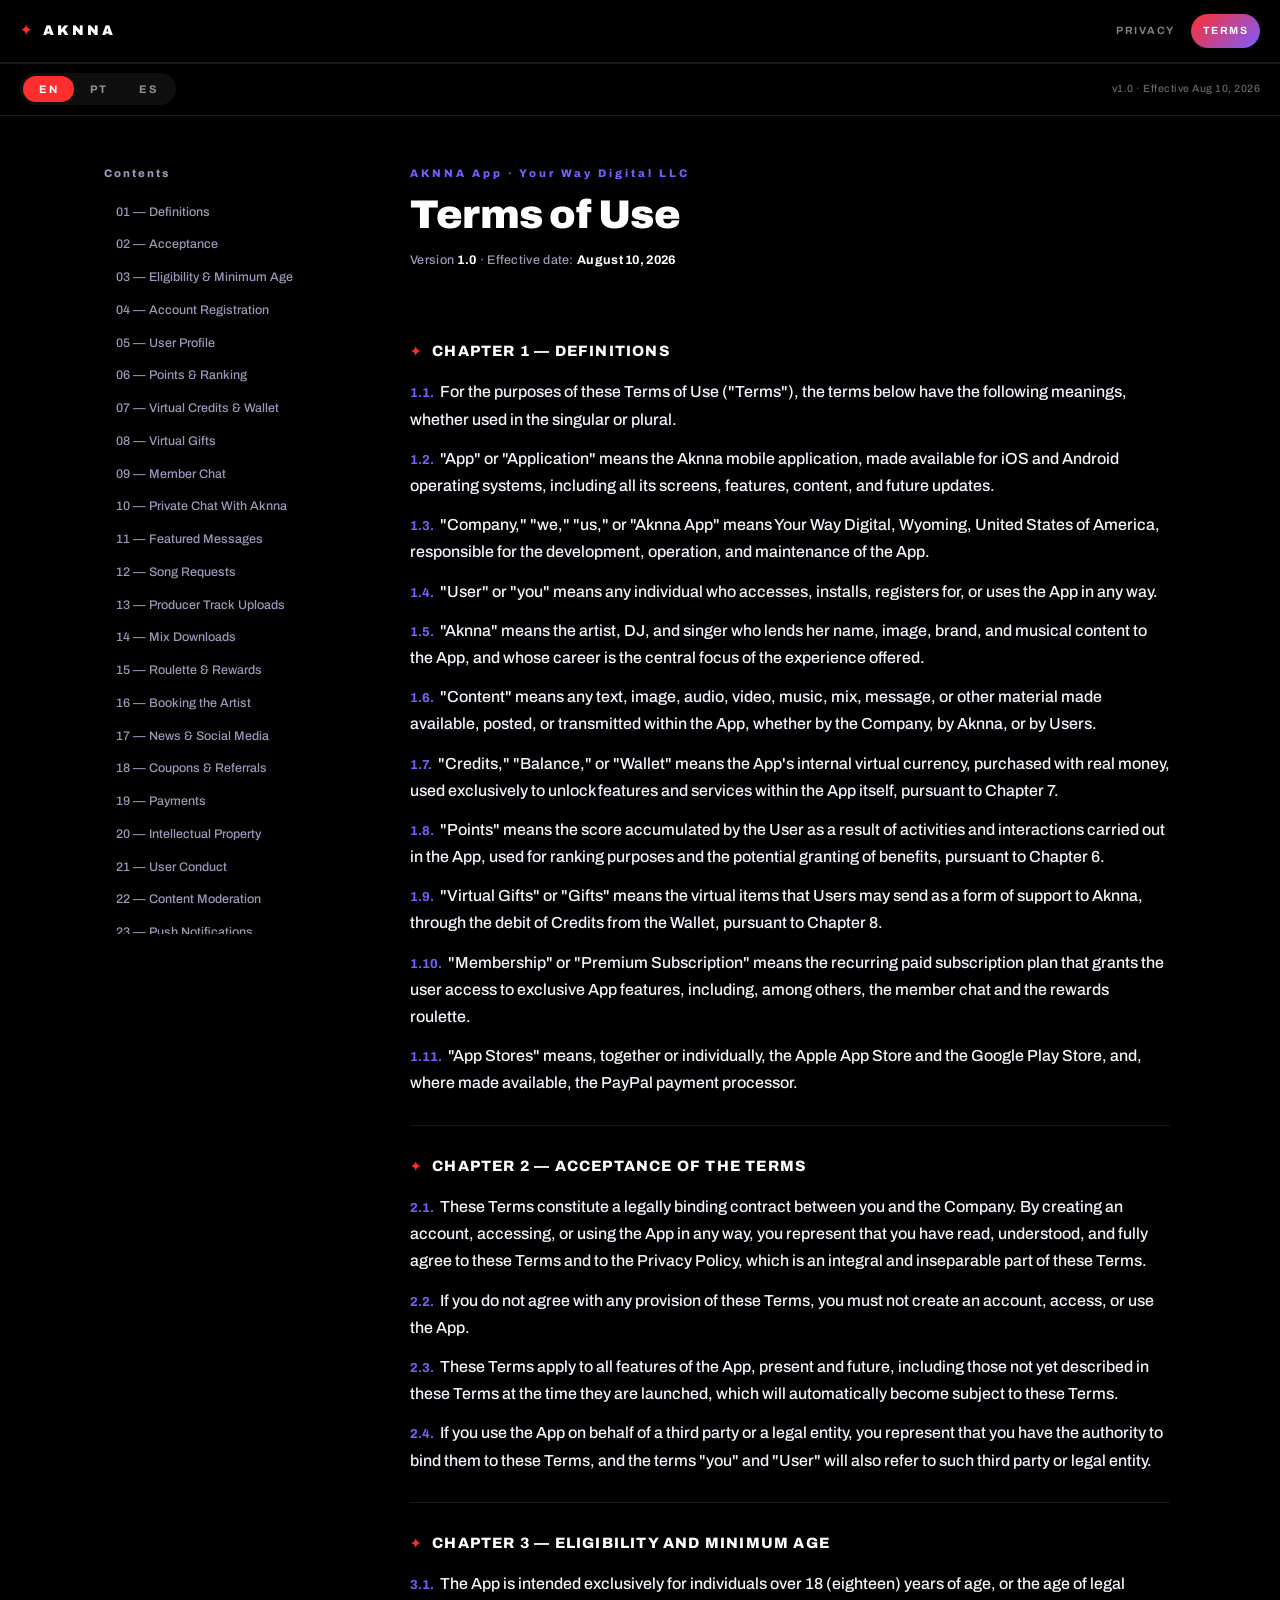
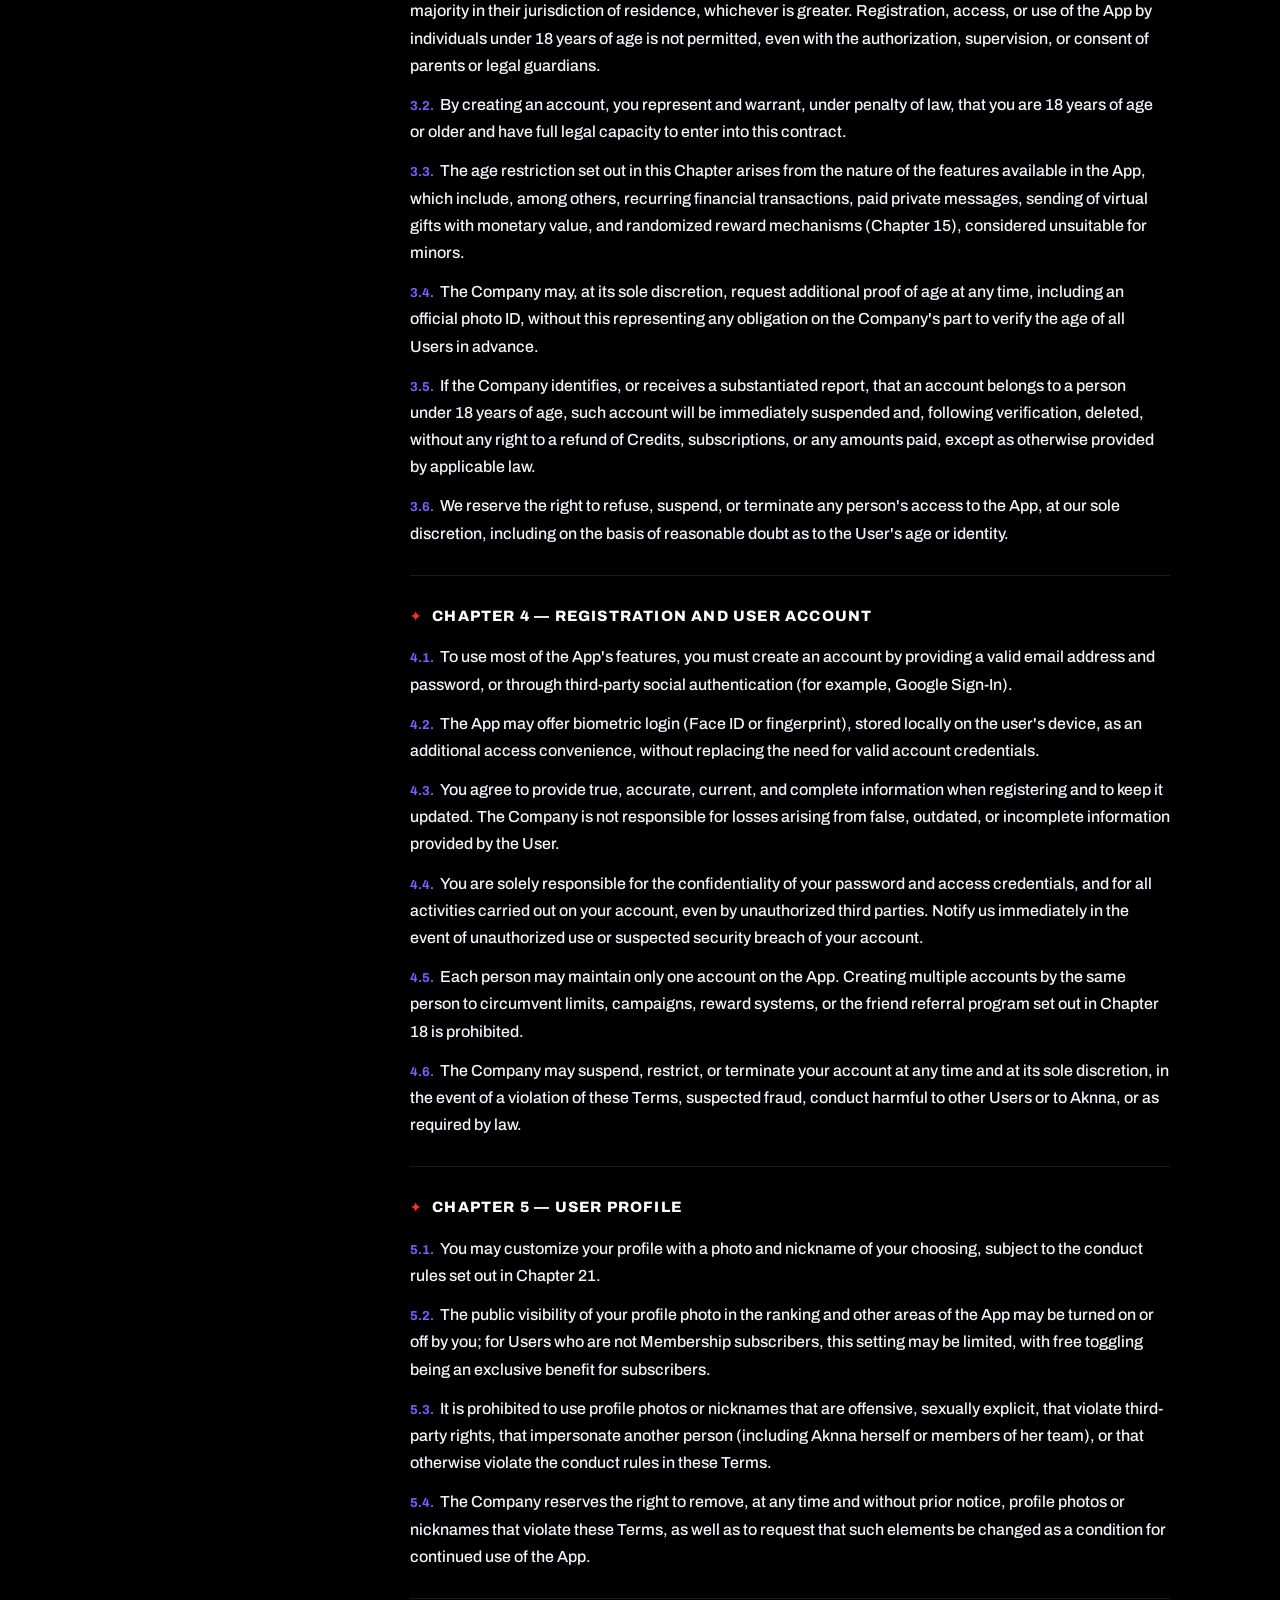
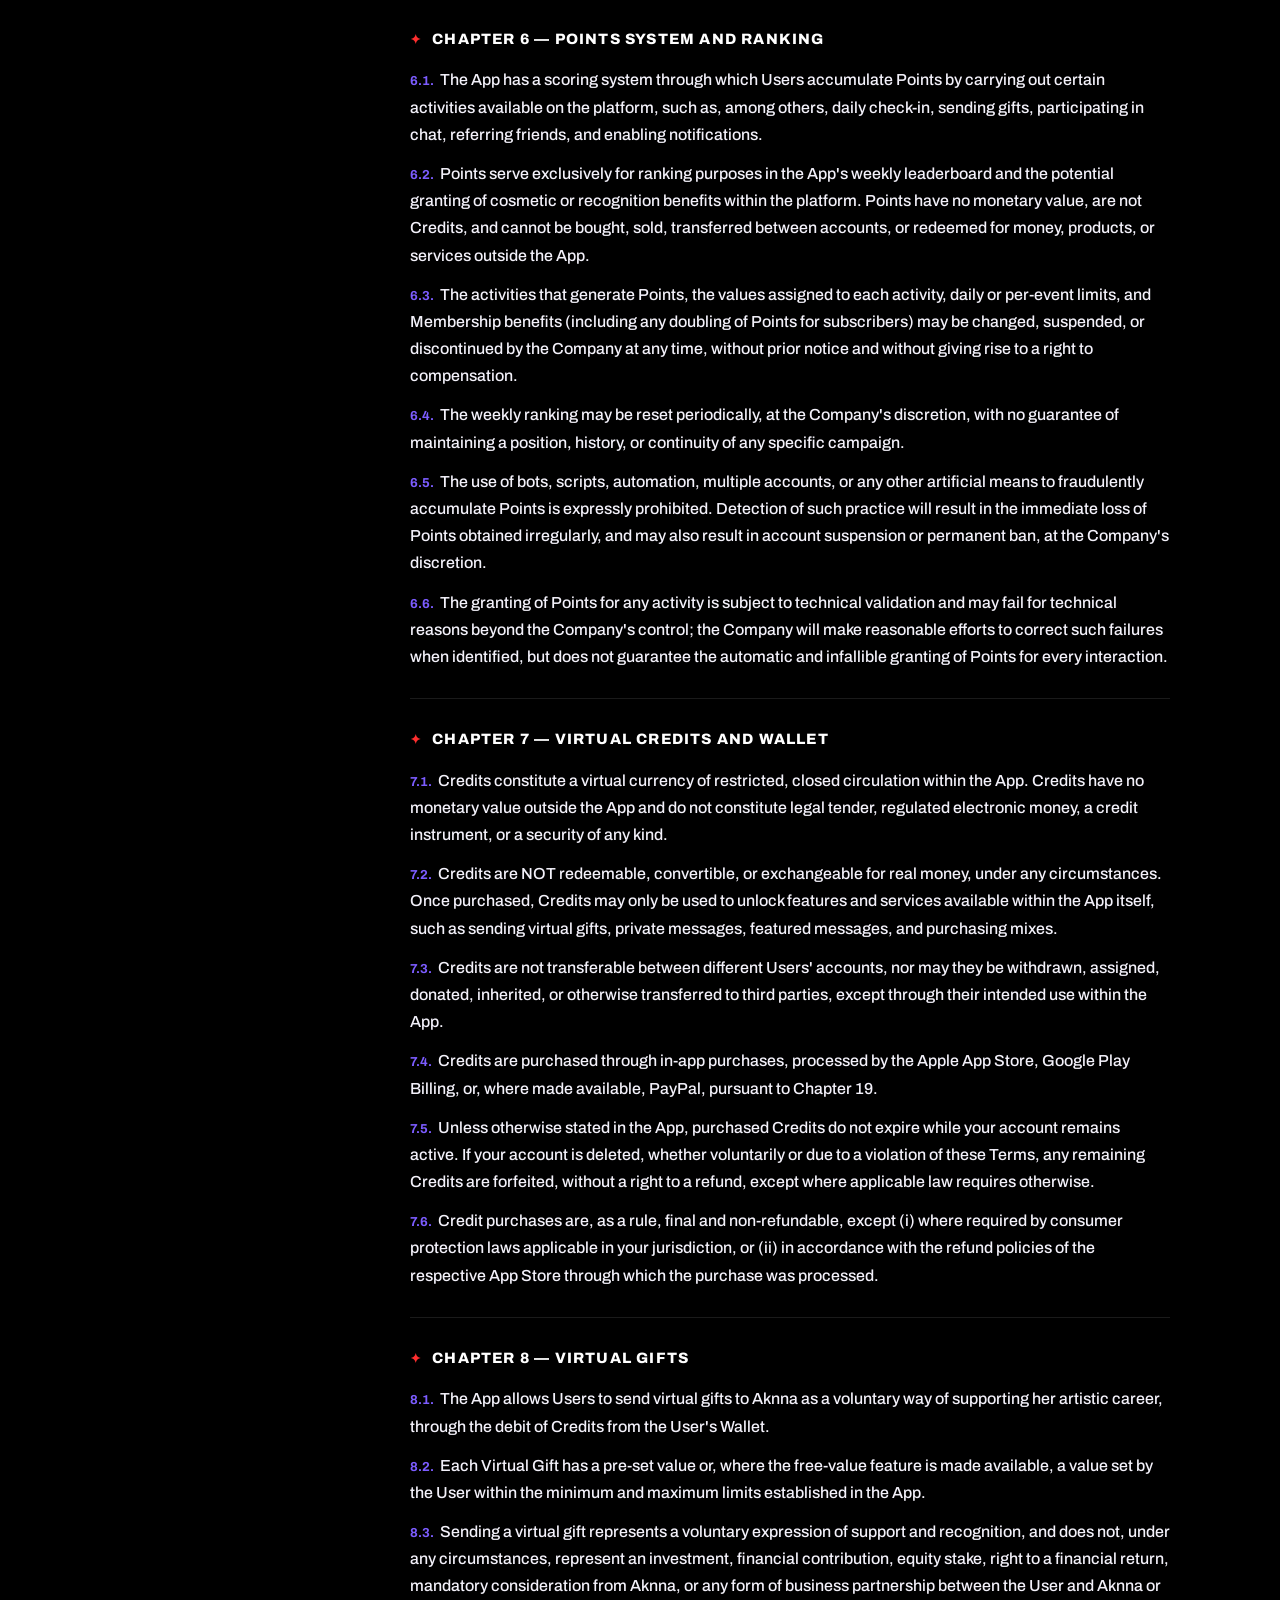
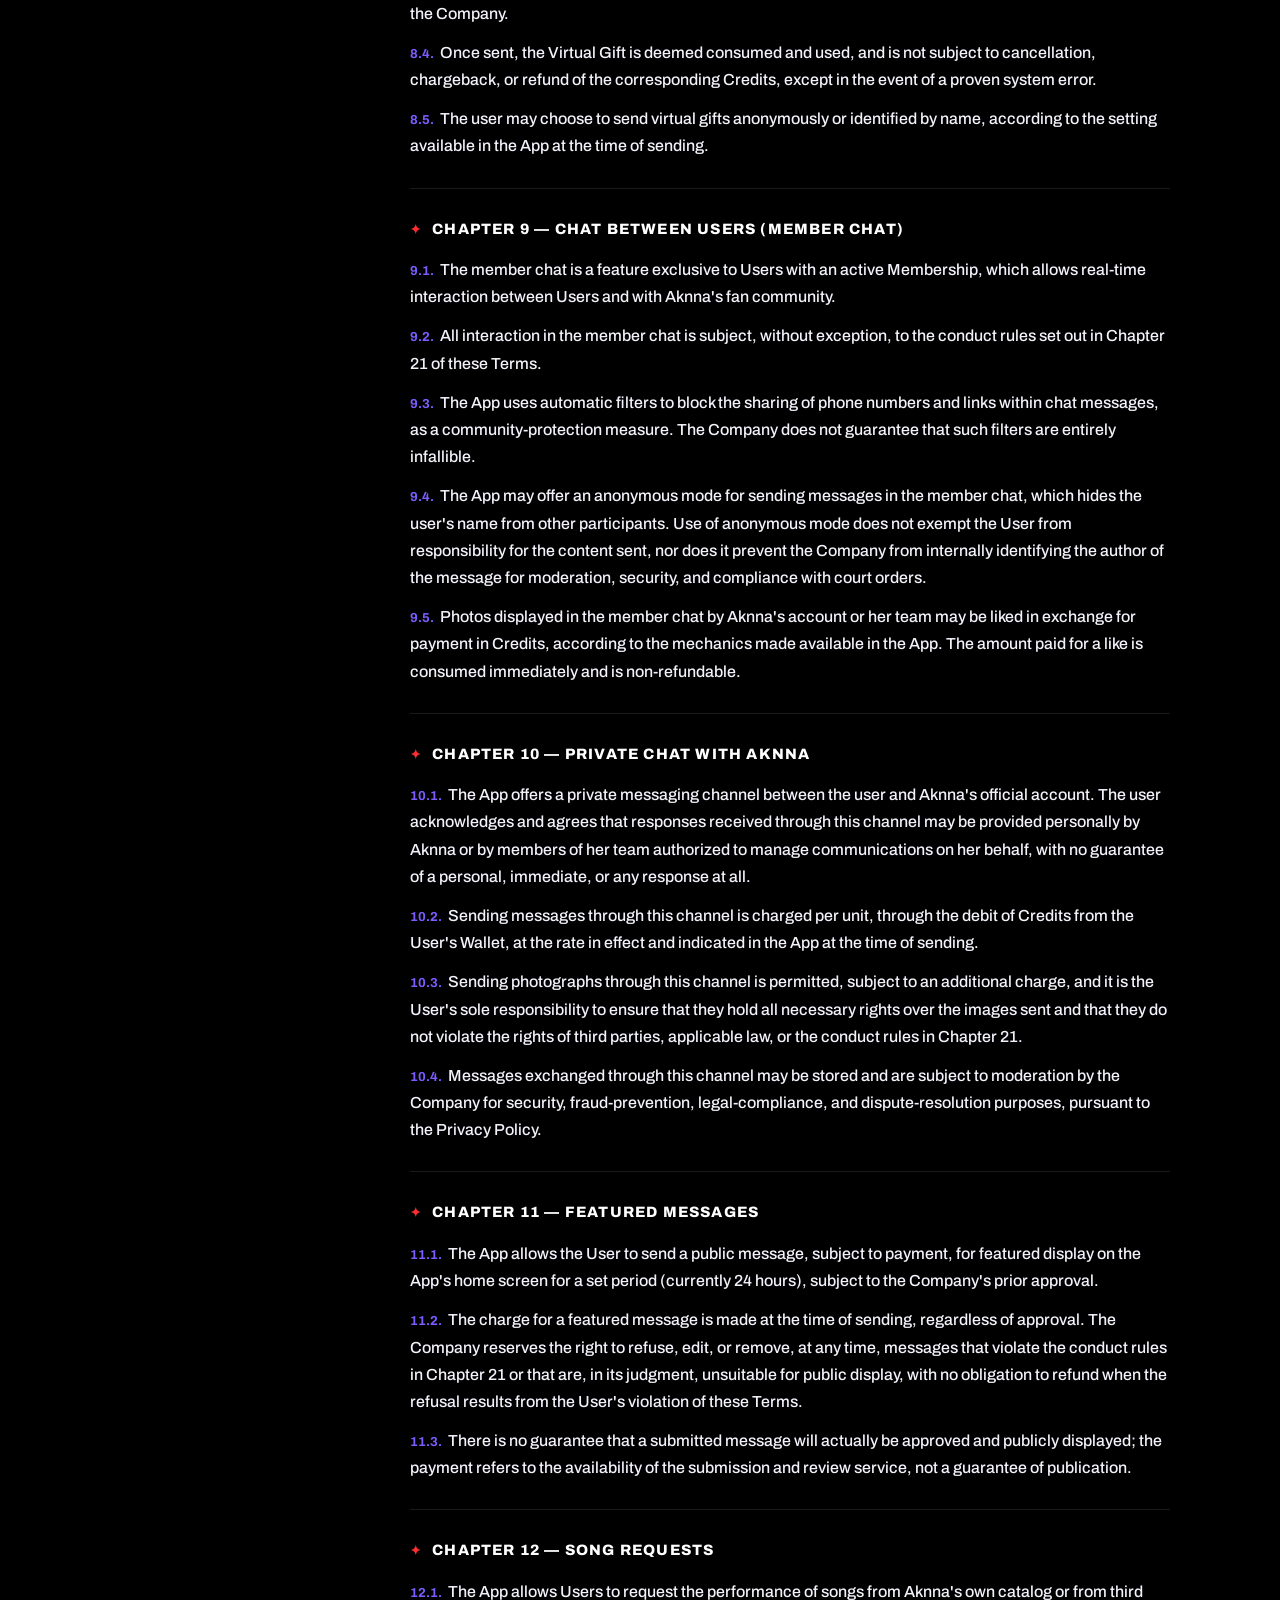
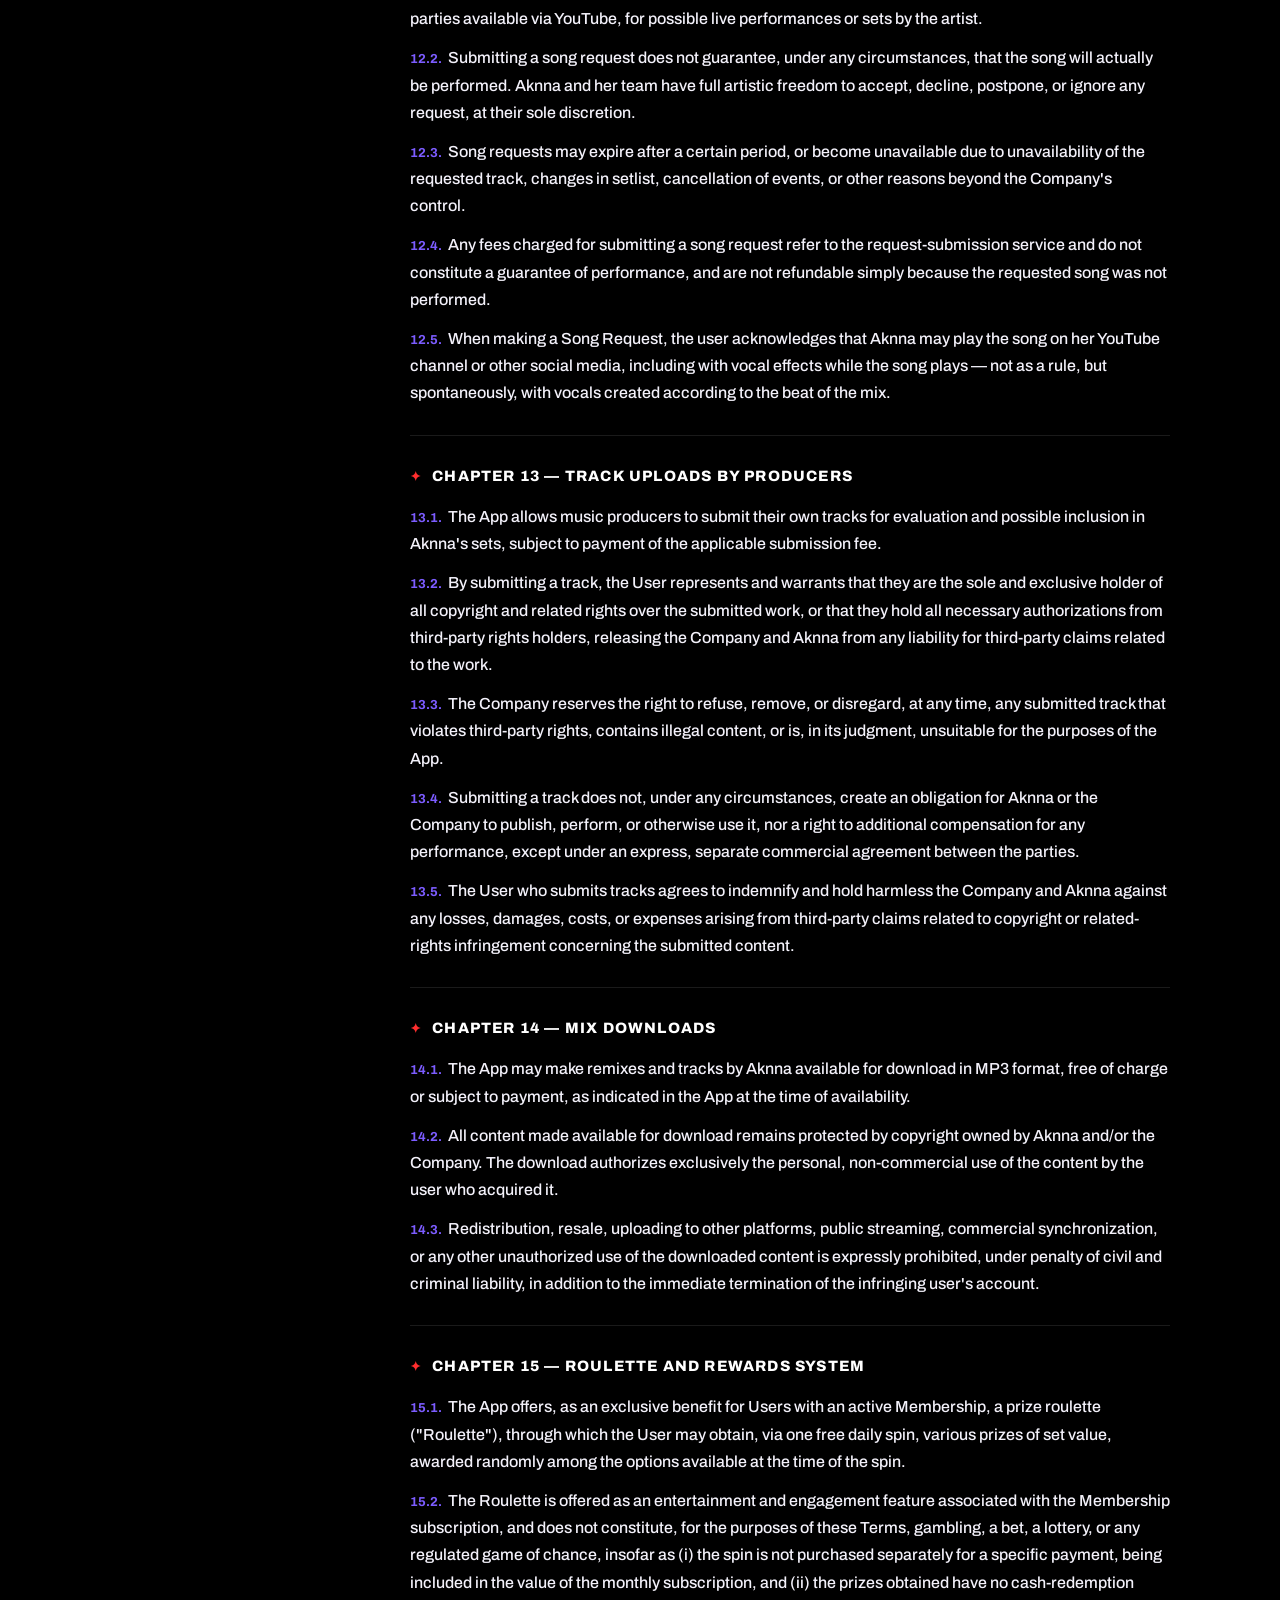
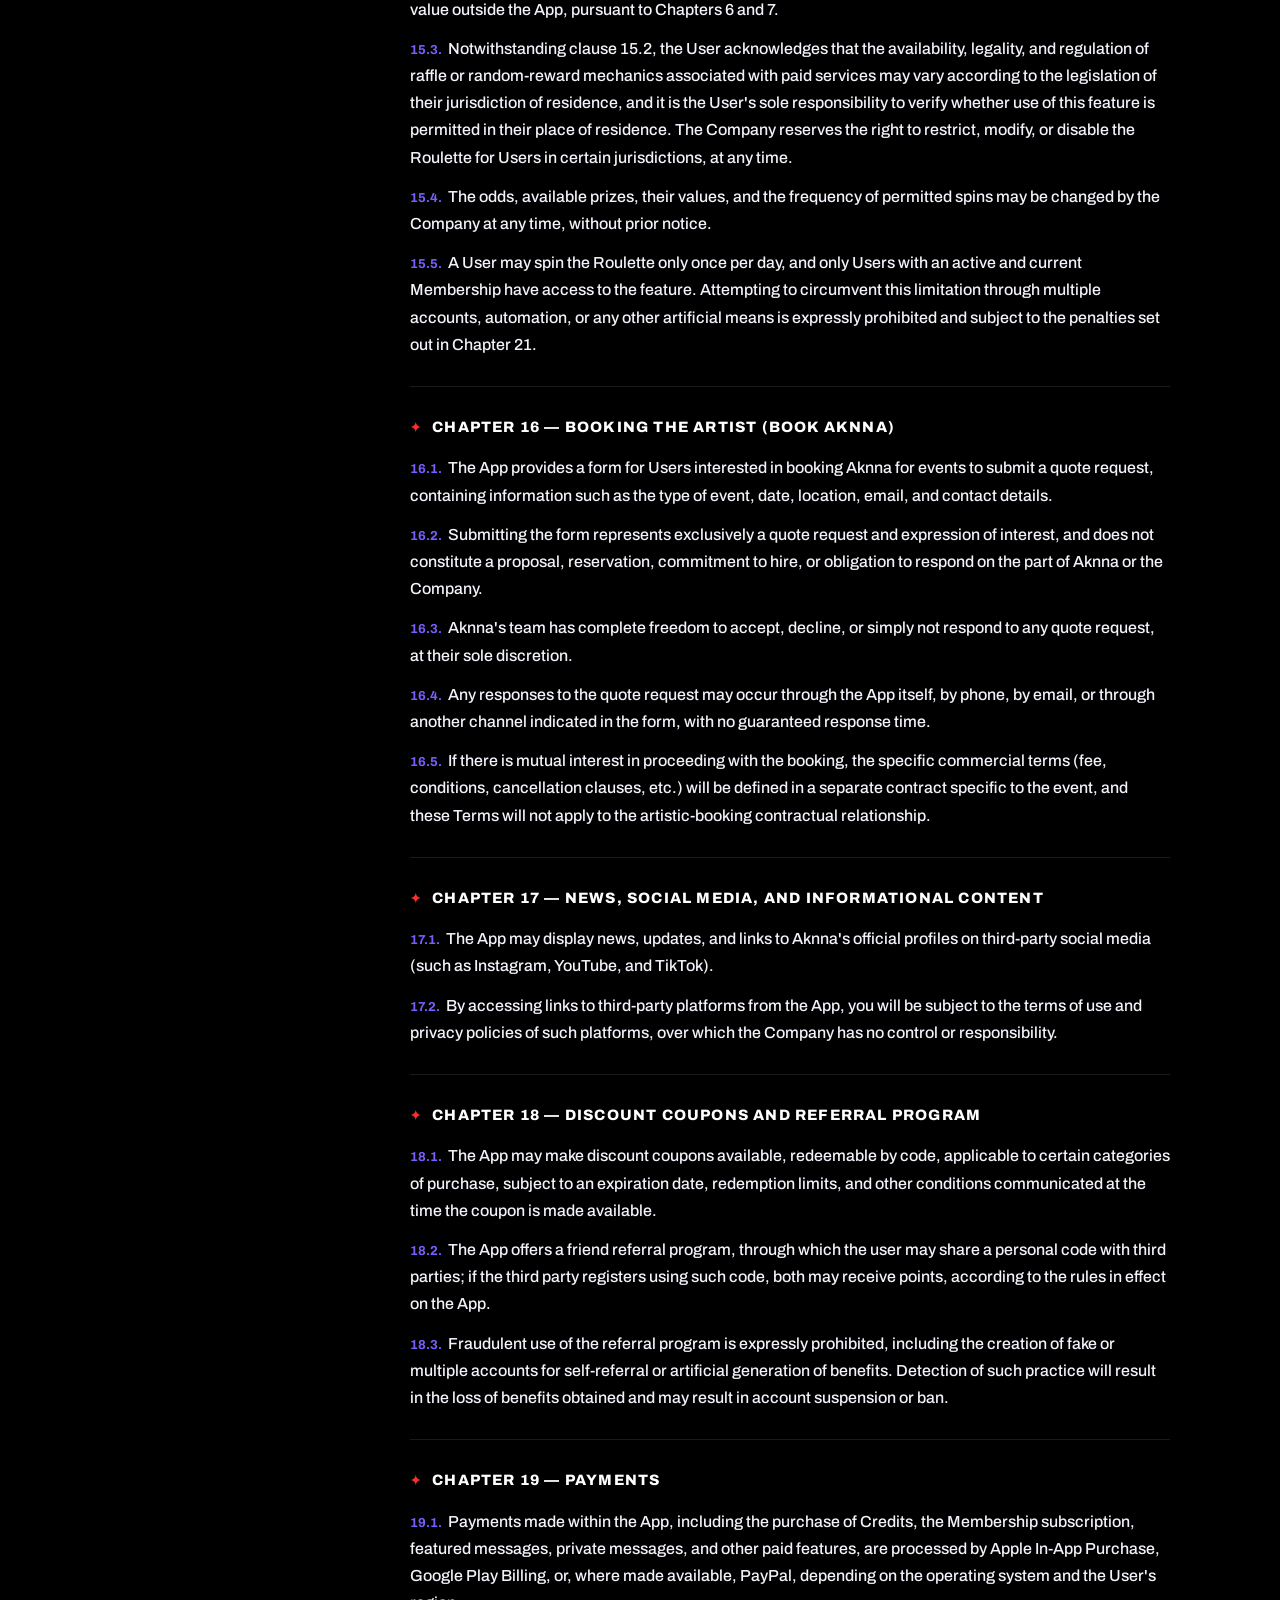
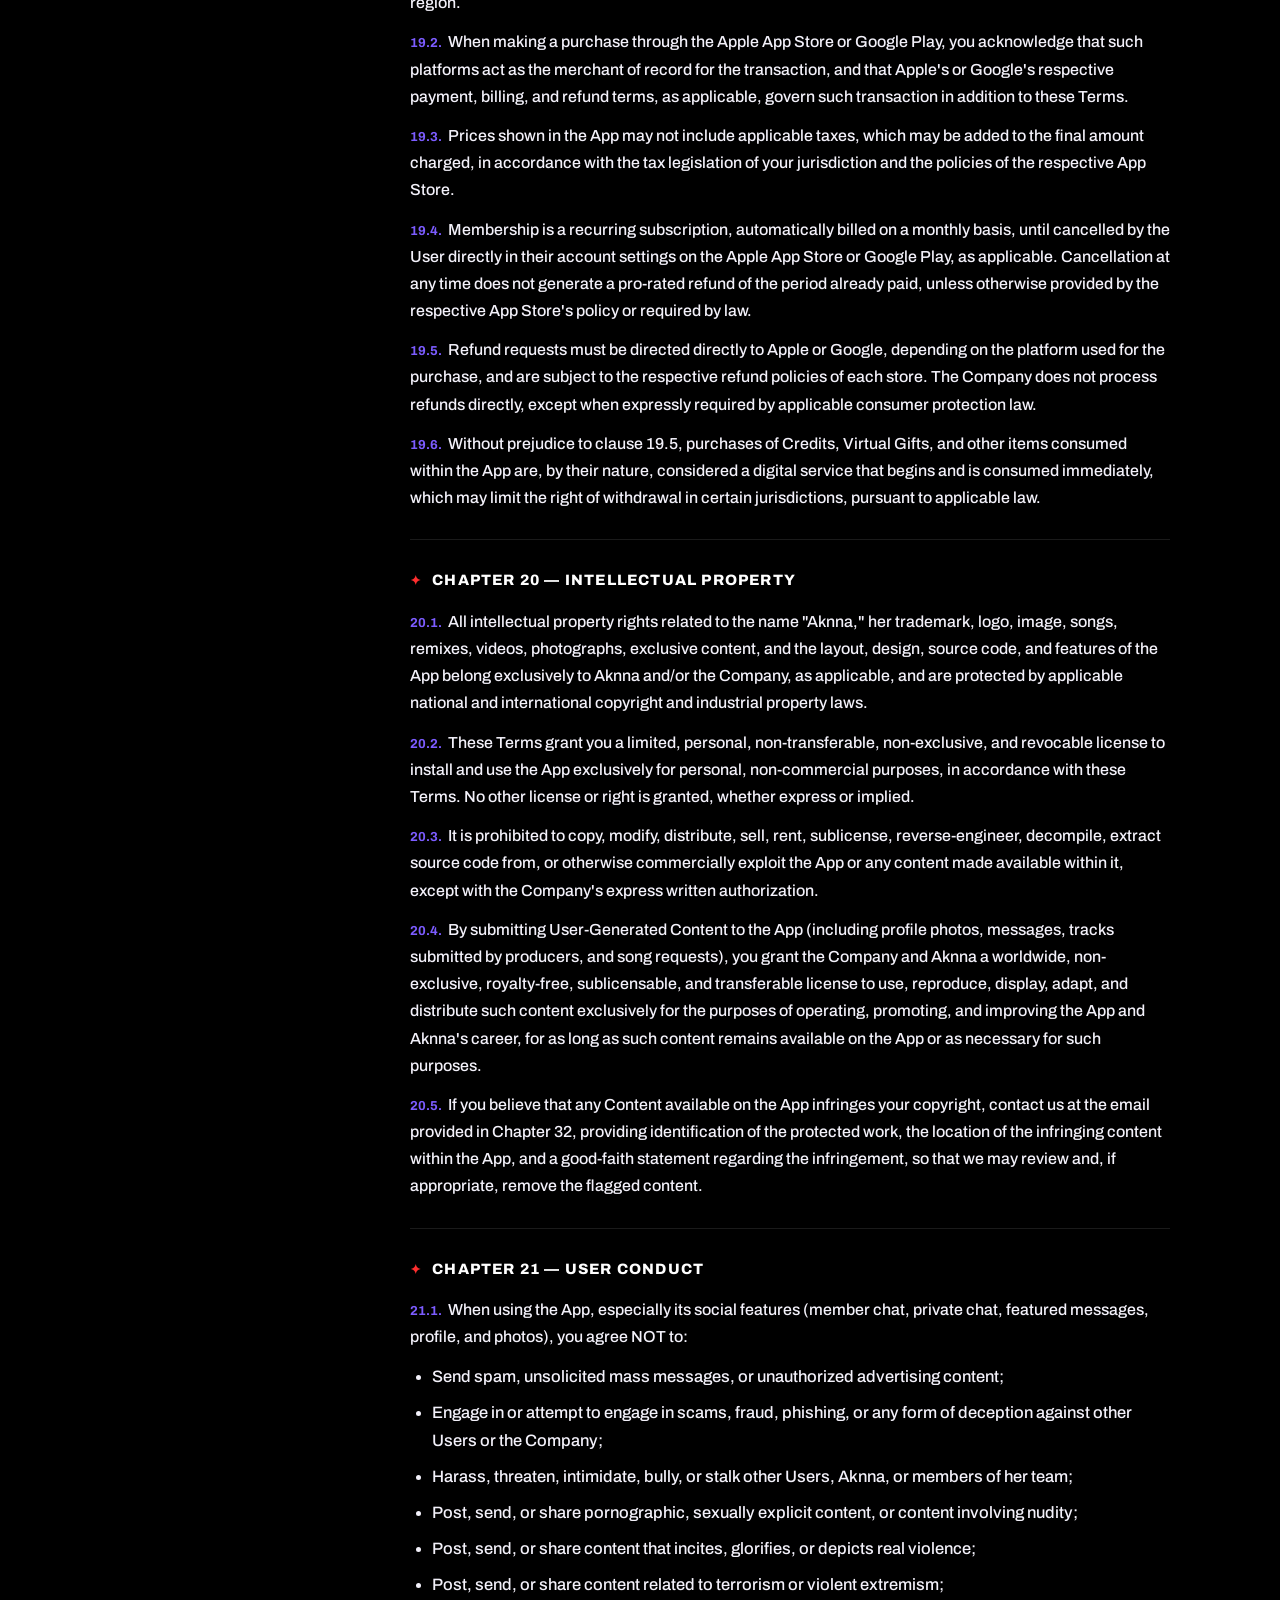
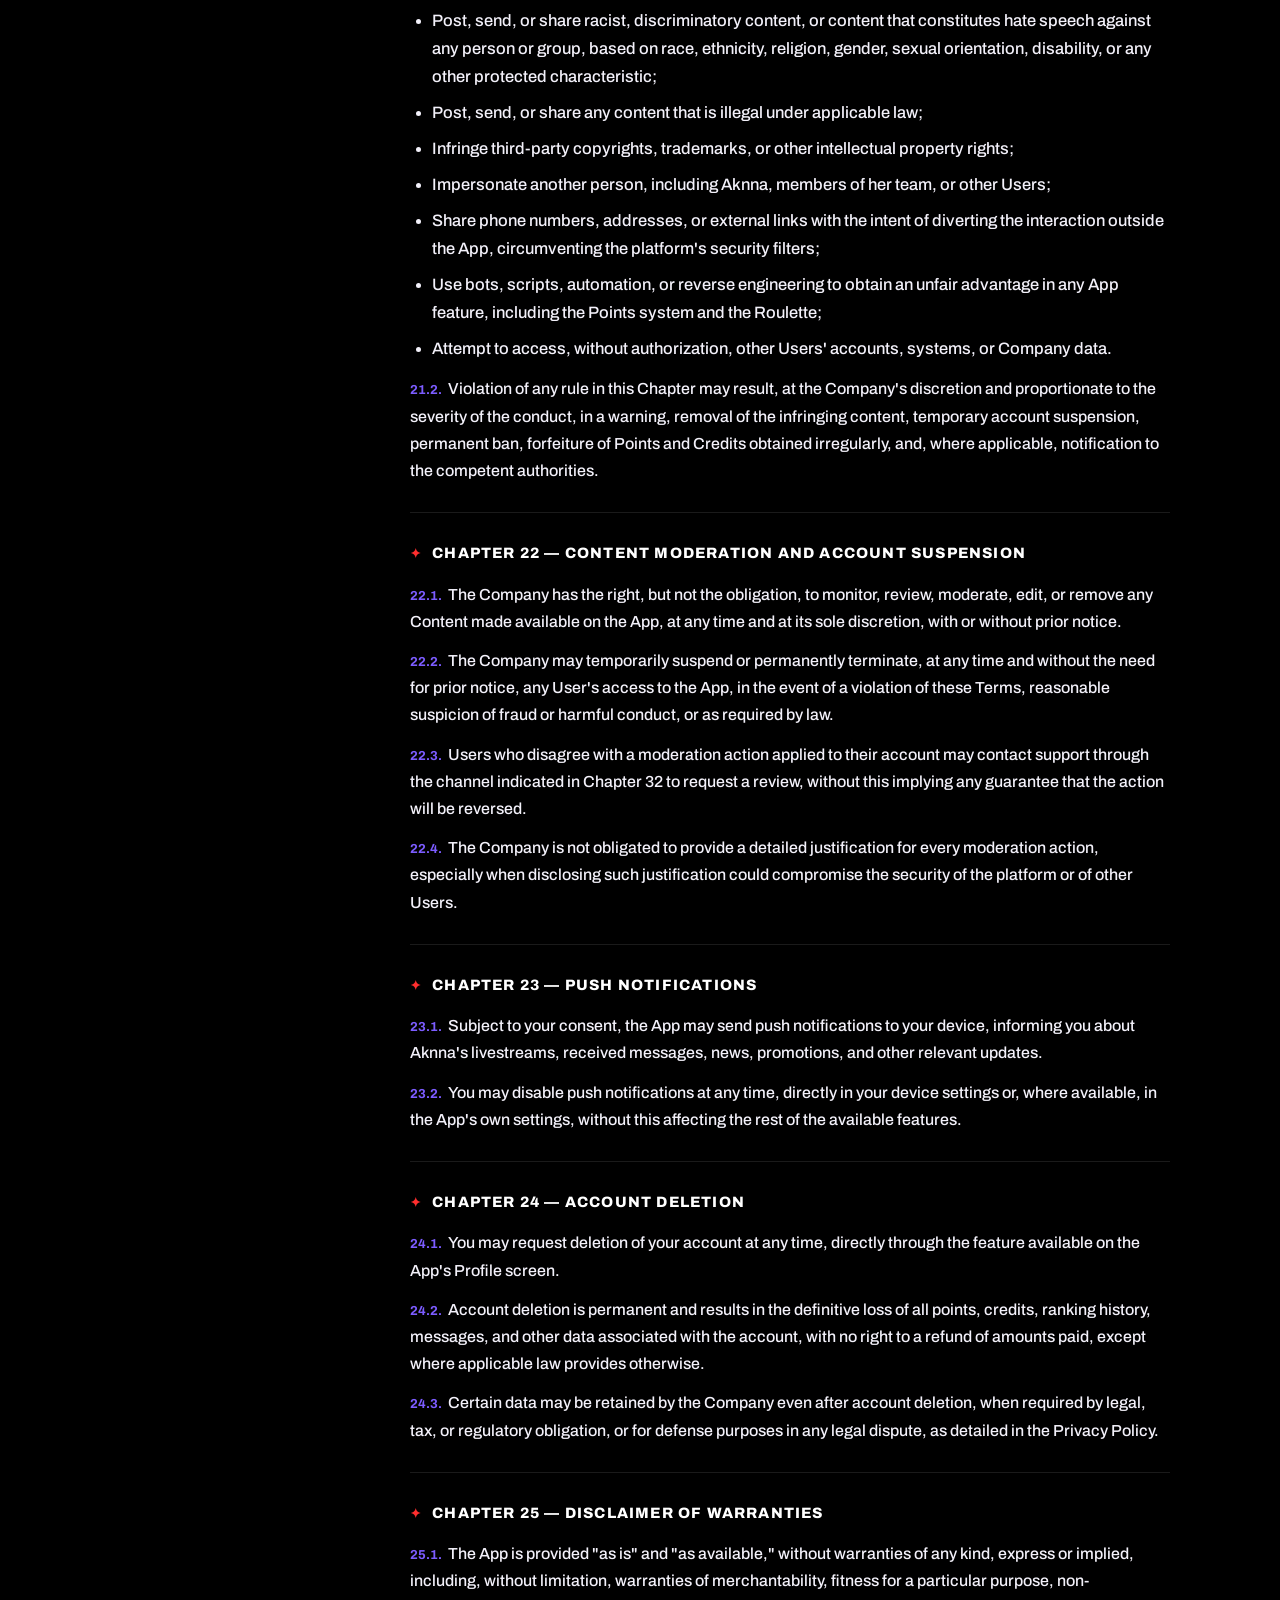
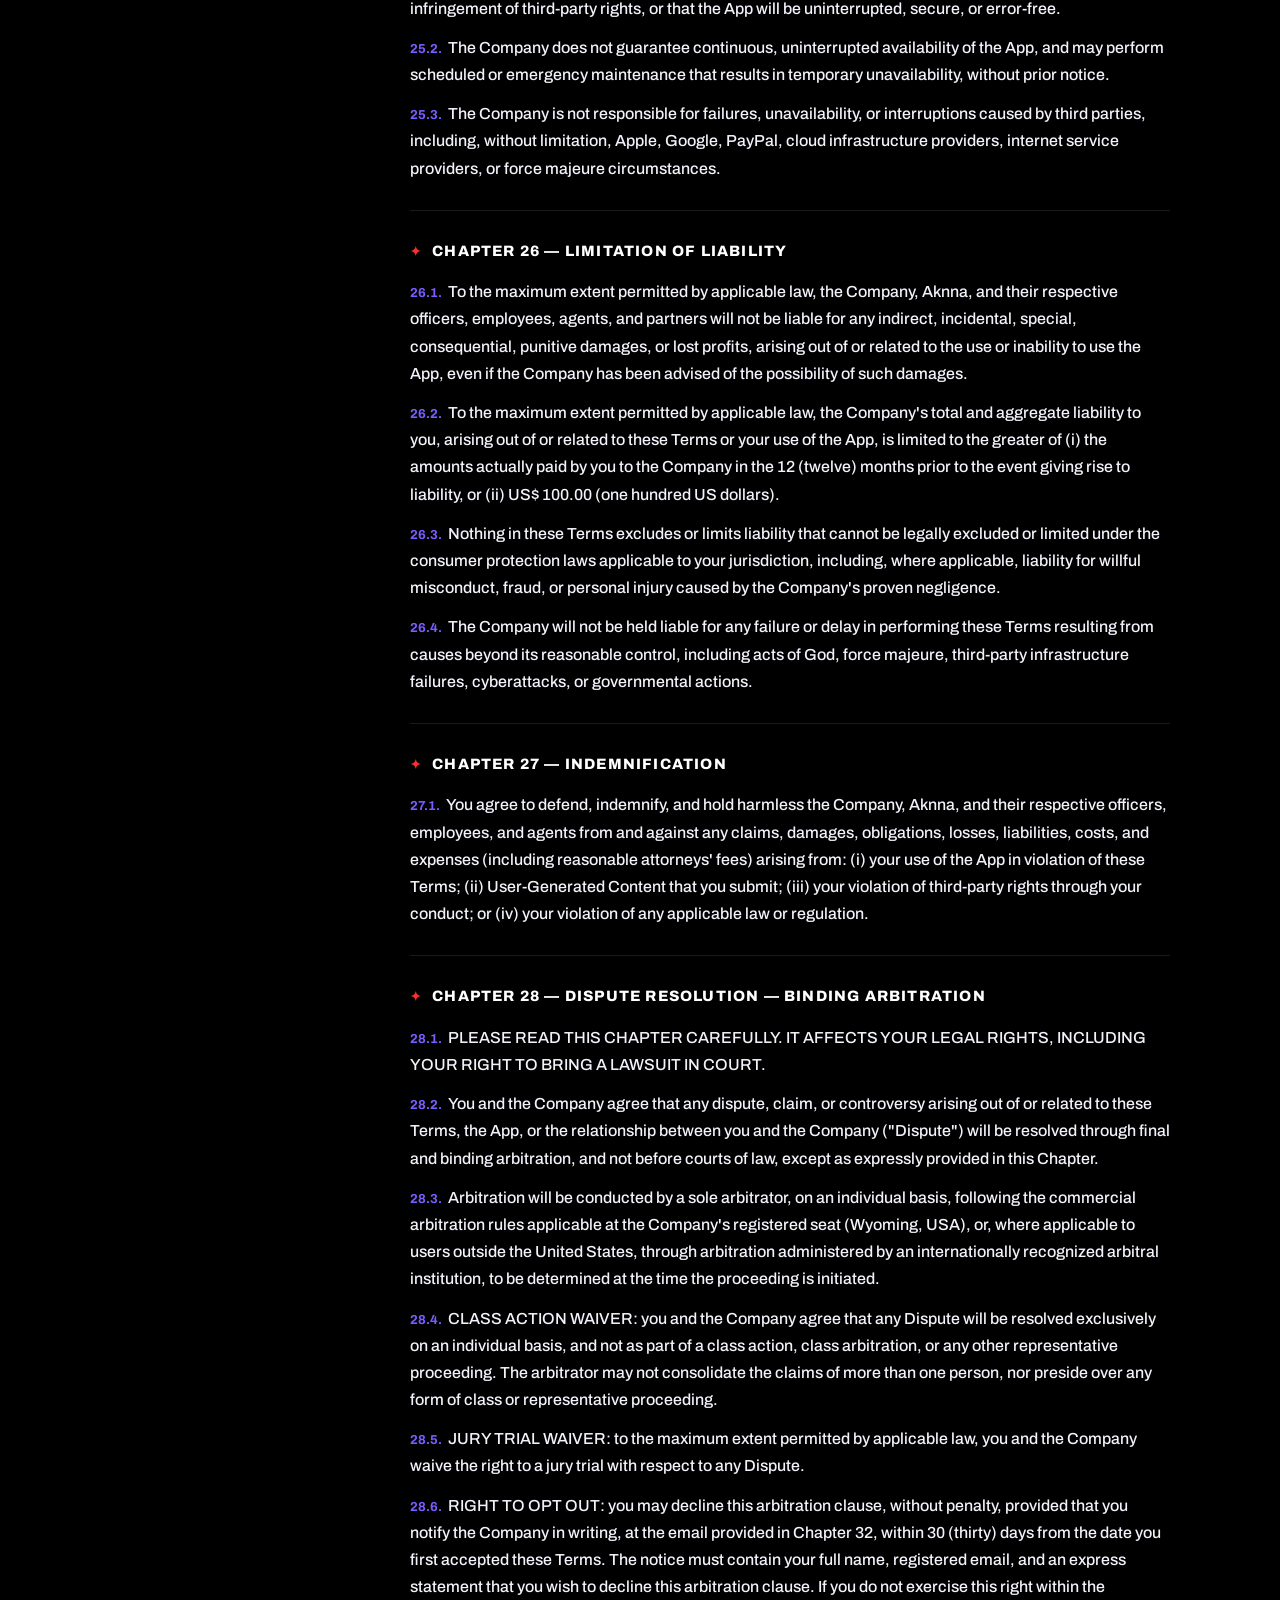
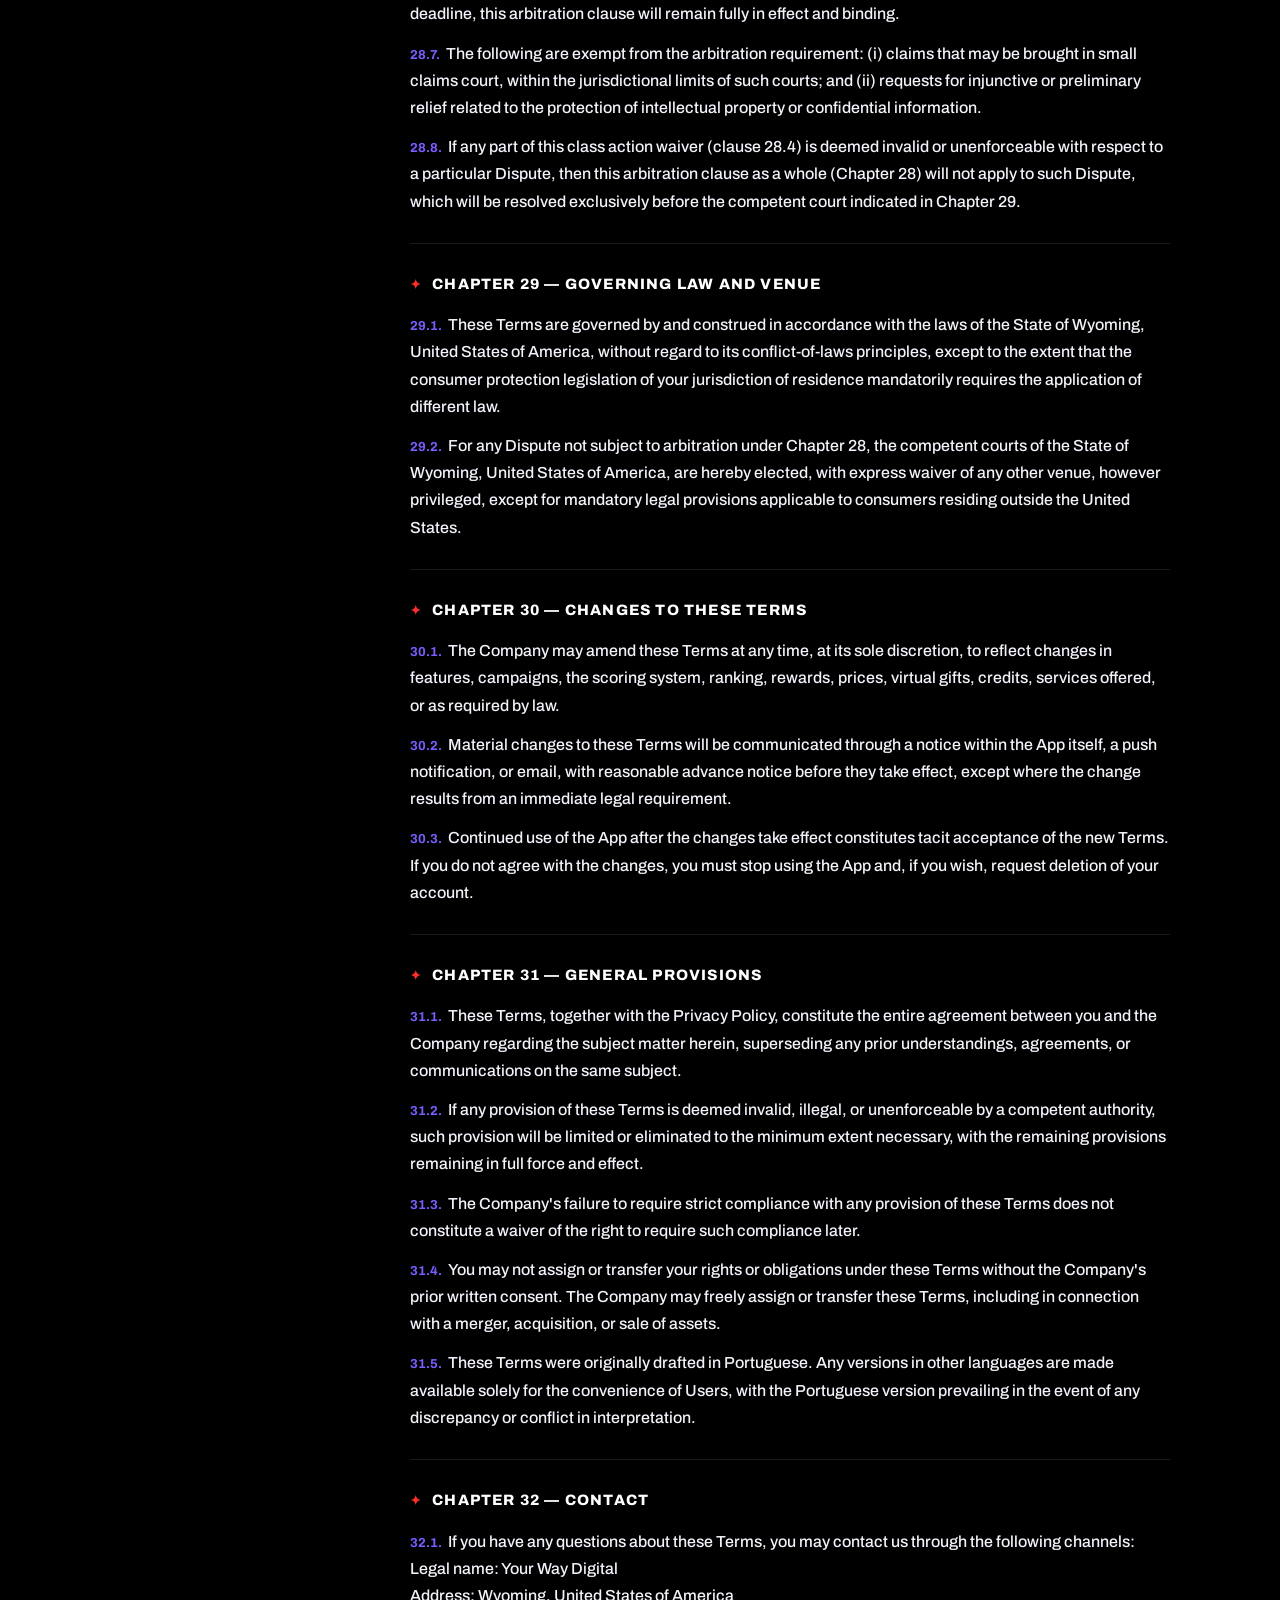
<file: aknna-deploy/terms-of-use.html>
<!DOCTYPE html>
<html lang="pt-BR">
<head>
<meta charset="UTF-8">
<meta name="viewport" content="width=device-width, initial-scale=1.0">
<title>AKNNA — Terms of Use / Termos de Uso / Términos de Uso</title>
<meta name="description" content="AKNNA App — Terms of Use (EN/PT/ES)">
<link rel="stylesheet" href="assets/style.css">
</head>
<body>

<div class="topbar">
  <a class="brand" href="https://aknnaofficial.com/"><span class="star">✦</span> AKNNA</a>
  <nav class="doc-switch">
    <a href="privacy-policy.html">PRIVACY</a>
    <a class="active" href="terms-of-use.html">TERMS</a>
  </nav>
</div>
<div class="langbar">
  <div class="lang-pill">
    <button data-lang="en" type="button">EN</button>
    <button data-lang="pt" type="button">PT</button>
    <button data-lang="es" type="button">ES</button>
  </div>
  <span class="updated">v1.0 · Effective Aug 10, 2026</span>
</div>

<div class="wrap">
<nav class="toc lang-block" data-lang="en" aria-label="Table of contents">
  <p class="toc-title">Contents</p>
  <ol>
    <li><a href="#en-t1">01 — Definitions</a></li>
    <li><a href="#en-t2">02 — Acceptance</a></li>
    <li><a href="#en-t3">03 — Eligibility &amp; Minimum Age</a></li>
    <li><a href="#en-t4">04 — Account Registration</a></li>
    <li><a href="#en-t5">05 — User Profile</a></li>
    <li><a href="#en-t6">06 — Points &amp; Ranking</a></li>
    <li><a href="#en-t7">07 — Virtual Credits &amp; Wallet</a></li>
    <li><a href="#en-t8">08 — Virtual Gifts</a></li>
    <li><a href="#en-t9">09 — Member Chat</a></li>
    <li><a href="#en-t10">10 — Private Chat With Aknna</a></li>
    <li><a href="#en-t11">11 — Featured Messages</a></li>
    <li><a href="#en-t12">12 — Song Requests</a></li>
    <li><a href="#en-t13">13 — Producer Track Uploads</a></li>
    <li><a href="#en-t14">14 — Mix Downloads</a></li>
    <li><a href="#en-t15">15 — Roulette &amp; Rewards</a></li>
    <li><a href="#en-t16">16 — Booking the Artist</a></li>
    <li><a href="#en-t17">17 — News &amp; Social Media</a></li>
    <li><a href="#en-t18">18 — Coupons &amp; Referrals</a></li>
    <li><a href="#en-t19">19 — Payments</a></li>
    <li><a href="#en-t20">20 — Intellectual Property</a></li>
    <li><a href="#en-t21">21 — User Conduct</a></li>
    <li><a href="#en-t22">22 — Content Moderation</a></li>
    <li><a href="#en-t23">23 — Push Notifications</a></li>
    <li><a href="#en-t24">24 — Account Deletion</a></li>
    <li><a href="#en-t25">25 — Disclaimer of Warranties</a></li>
    <li><a href="#en-t26">26 — Limitation of Liability</a></li>
    <li><a href="#en-t27">27 — Indemnification</a></li>
    <li><a href="#en-t28">28 — Binding Arbitration</a></li>
    <li><a href="#en-t29">29 — Governing Law &amp; Venue</a></li>
    <li><a href="#en-t30">30 — Changes to These Terms</a></li>
    <li><a href="#en-t31">31 — General Provisions</a></li>
    <li><a href="#en-t32">32 — Contact</a></li>
  </ol>
</nav>
<nav class="toc lang-block" data-lang="pt" aria-label="Índice">
  <p class="toc-title">Índice</p>
  <ol>
    <li><a href="#pt-t1">01 — Definições</a></li>
    <li><a href="#pt-t2">02 — Aceitação dos Termos</a></li>
    <li><a href="#pt-t3">03 — Elegibilidade e Idade Mínima</a></li>
    <li><a href="#pt-t4">04 — Cadastro e Conta</a></li>
    <li><a href="#pt-t5">05 — Perfil do Usuário</a></li>
    <li><a href="#pt-t6">06 — Pontos e Ranking</a></li>
    <li><a href="#pt-t7">07 — Créditos e Carteira</a></li>
    <li><a href="#pt-t8">08 — Presentes Virtuais</a></li>
    <li><a href="#pt-t9">09 — Chat de Membros</a></li>
    <li><a href="#pt-t10">10 — Chat Privado com a Aknna</a></li>
    <li><a href="#pt-t11">11 — Mensagens em Destaque</a></li>
    <li><a href="#pt-t12">12 — Song Requests</a></li>
    <li><a href="#pt-t13">13 — Upload de Músicas</a></li>
    <li><a href="#pt-t14">14 — Download de Mixes</a></li>
    <li><a href="#pt-t15">15 — Roleta e Recompensas</a></li>
    <li><a href="#pt-t16">16 — Contratação da Artista</a></li>
    <li><a href="#pt-t17">17 — Notícias e Redes Sociais</a></li>
    <li><a href="#pt-t18">18 — Cupons e Indicação</a></li>
    <li><a href="#pt-t19">19 — Pagamentos</a></li>
    <li><a href="#pt-t20">20 — Propriedade Intelectual</a></li>
    <li><a href="#pt-t21">21 — Conduta do Usuário</a></li>
    <li><a href="#pt-t22">22 — Moderação de Conteúdo</a></li>
    <li><a href="#pt-t23">23 — Notificações Push</a></li>
    <li><a href="#pt-t24">24 — Exclusão de Conta</a></li>
    <li><a href="#pt-t25">25 — Isenção de Garantias</a></li>
    <li><a href="#pt-t26">26 — Limitação de Responsabilidade</a></li>
    <li><a href="#pt-t27">27 — Indenização</a></li>
    <li><a href="#pt-t28">28 — Arbitragem Vinculante</a></li>
    <li><a href="#pt-t29">29 — Lei Aplicável e Foro</a></li>
    <li><a href="#pt-t30">30 — Alterações aos Termos</a></li>
    <li><a href="#pt-t31">31 — Disposições Gerais</a></li>
    <li><a href="#pt-t32">32 — Contato</a></li>
  </ol>
</nav>
<nav class="toc lang-block" data-lang="es" aria-label="Índice">
  <p class="toc-title">Índice</p>
  <ol>
    <li><a href="#es-t1">01 — Definiciones</a></li>
    <li><a href="#es-t2">02 — Aceptación de los Términos</a></li>
    <li><a href="#es-t3">03 — Elegibilidad y Edad Mínima</a></li>
    <li><a href="#es-t4">04 — Registro y Cuenta</a></li>
    <li><a href="#es-t5">05 — Perfil del Usuario</a></li>
    <li><a href="#es-t6">06 — Puntos y Ranking</a></li>
    <li><a href="#es-t7">07 — Créditos y Cartera</a></li>
    <li><a href="#es-t8">08 — Regalos Virtuales</a></li>
    <li><a href="#es-t9">09 — Chat de Miembros</a></li>
    <li><a href="#es-t10">10 — Chat Privado con Aknna</a></li>
    <li><a href="#es-t11">11 — Mensajes Destacados</a></li>
    <li><a href="#es-t12">12 — Solicitudes de Canciones</a></li>
    <li><a href="#es-t13">13 — Carga de Pistas</a></li>
    <li><a href="#es-t14">14 — Descarga de Mixes</a></li>
    <li><a href="#es-t15">15 — Ruleta y Recompensas</a></li>
    <li><a href="#es-t16">16 — Contratación de la Artista</a></li>
    <li><a href="#es-t17">17 — Noticias y Redes Sociales</a></li>
    <li><a href="#es-t18">18 — Cupones y Referidos</a></li>
    <li><a href="#es-t19">19 — Pagos</a></li>
    <li><a href="#es-t20">20 — Propiedad Intelectual</a></li>
    <li><a href="#es-t21">21 — Conducta del Usuario</a></li>
    <li><a href="#es-t22">22 — Moderación de Contenido</a></li>
    <li><a href="#es-t23">23 — Notificaciones Push</a></li>
    <li><a href="#es-t24">24 — Eliminación de Cuenta</a></li>
    <li><a href="#es-t25">25 — Exclusión de Garantías</a></li>
    <li><a href="#es-t26">26 — Limitación de Responsabilidad</a></li>
    <li><a href="#es-t27">27 — Indemnización</a></li>
    <li><a href="#es-t28">28 — Arbitraje Vinculante</a></li>
    <li><a href="#es-t29">29 — Ley Aplicable y Jurisdicción</a></li>
    <li><a href="#es-t30">30 — Cambios a Estos Términos</a></li>
    <li><a href="#es-t31">31 — Disposiciones Generales</a></li>
    <li><a href="#es-t32">32 — Contacto</a></li>
  </ol>
</nav>

<div class="content">
<!-- ===================== EN ===================== -->
<div class="lang-block" data-lang="en">
  <header class="doc-header">
    <p class="eyebrow">AKNNA App · Your Way Digital LLC</p>
    <h1>Terms of Use</h1>
    <p class="meta">Version <strong>1.0</strong> · Effective date: <strong>August 10, 2026</strong></p>
  </header>

  <section class="chapter" id="en-t1">
    <h2><span class="mark">✦</span> Chapter 1 — Definitions</h2>
    <p><span class="num">1.1.</span>For the purposes of these Terms of Use ("Terms"), the terms below have the following meanings, whether used in the singular or plural.</p>
    <p><span class="num">1.2.</span>"App" or "Application" means the Aknna mobile application, made available for iOS and Android operating systems, including all its screens, features, content, and future updates.</p>
    <p><span class="num">1.3.</span>"Company," "we," "us," or "Aknna App" means Your Way Digital, Wyoming, United States of America, responsible for the development, operation, and maintenance of the App.</p>
    <p><span class="num">1.4.</span>"User" or "you" means any individual who accesses, installs, registers for, or uses the App in any way.</p>
    <p><span class="num">1.5.</span>"Aknna" means the artist, DJ, and singer who lends her name, image, brand, and musical content to the App, and whose career is the central focus of the experience offered.</p>
    <p><span class="num">1.6.</span>"Content" means any text, image, audio, video, music, mix, message, or other material made available, posted, or transmitted within the App, whether by the Company, by Aknna, or by Users.</p>
    <p><span class="num">1.7.</span>"Credits," "Balance," or "Wallet" means the App's internal virtual currency, purchased with real money, used exclusively to unlock features and services within the App itself, pursuant to Chapter 7.</p>
    <p><span class="num">1.8.</span>"Points" means the score accumulated by the User as a result of activities and interactions carried out in the App, used for ranking purposes and the potential granting of benefits, pursuant to Chapter 6.</p>
    <p><span class="num">1.9.</span>"Virtual Gifts" or "Gifts" means the virtual items that Users may send as a form of support to Aknna, through the debit of Credits from the Wallet, pursuant to Chapter 8.</p>
    <p><span class="num">1.10.</span>"Membership" or "Premium Subscription" means the recurring paid subscription plan that grants the user access to exclusive App features, including, among others, the member chat and the rewards roulette.</p>
    <p><span class="num">1.11.</span>"App Stores" means, together or individually, the Apple App Store and the Google Play Store, and, where made available, the PayPal payment processor.</p>
  </section>

  <section class="chapter" id="en-t2">
    <h2><span class="mark">✦</span> Chapter 2 — Acceptance of the Terms</h2>
    <p><span class="num">2.1.</span>These Terms constitute a legally binding contract between you and the Company. By creating an account, accessing, or using the App in any way, you represent that you have read, understood, and fully agree to these Terms and to the Privacy Policy, which is an integral and inseparable part of these Terms.</p>
    <p><span class="num">2.2.</span>If you do not agree with any provision of these Terms, you must not create an account, access, or use the App.</p>
    <p><span class="num">2.3.</span>These Terms apply to all features of the App, present and future, including those not yet described in these Terms at the time they are launched, which will automatically become subject to these Terms.</p>
    <p><span class="num">2.4.</span>If you use the App on behalf of a third party or a legal entity, you represent that you have the authority to bind them to these Terms, and the terms "you" and "User" will also refer to such third party or legal entity.</p>
  </section>

  <section class="chapter" id="en-t3">
    <h2><span class="mark">✦</span> Chapter 3 — Eligibility and Minimum Age</h2>
    <p><span class="num">3.1.</span>The App is intended exclusively for individuals over 18 (eighteen) years of age, or the age of legal majority in their jurisdiction of residence, whichever is greater. Registration, access, or use of the App by individuals under 18 years of age is not permitted, even with the authorization, supervision, or consent of parents or legal guardians.</p>
    <p><span class="num">3.2.</span>By creating an account, you represent and warrant, under penalty of law, that you are 18 years of age or older and have full legal capacity to enter into this contract.</p>
    <p><span class="num">3.3.</span>The age restriction set out in this Chapter arises from the nature of the features available in the App, which include, among others, recurring financial transactions, paid private messages, sending of virtual gifts with monetary value, and randomized reward mechanisms (Chapter 15), considered unsuitable for minors.</p>
    <p><span class="num">3.4.</span>The Company may, at its sole discretion, request additional proof of age at any time, including an official photo ID, without this representing any obligation on the Company's part to verify the age of all Users in advance.</p>
    <p><span class="num">3.5.</span>If the Company identifies, or receives a substantiated report, that an account belongs to a person under 18 years of age, such account will be immediately suspended and, following verification, deleted, without any right to a refund of Credits, subscriptions, or any amounts paid, except as otherwise provided by applicable law.</p>
    <p><span class="num">3.6.</span>We reserve the right to refuse, suspend, or terminate any person's access to the App, at our sole discretion, including on the basis of reasonable doubt as to the User's age or identity.</p>
  </section>

  <section class="chapter" id="en-t4">
    <h2><span class="mark">✦</span> Chapter 4 — Registration and User Account</h2>
    <p><span class="num">4.1.</span>To use most of the App's features, you must create an account by providing a valid email address and password, or through third-party social authentication (for example, Google Sign-In).</p>
    <p><span class="num">4.2.</span>The App may offer biometric login (Face ID or fingerprint), stored locally on the user's device, as an additional access convenience, without replacing the need for valid account credentials.</p>
    <p><span class="num">4.3.</span>You agree to provide true, accurate, current, and complete information when registering and to keep it updated. The Company is not responsible for losses arising from false, outdated, or incomplete information provided by the User.</p>
    <p><span class="num">4.4.</span>You are solely responsible for the confidentiality of your password and access credentials, and for all activities carried out on your account, even by unauthorized third parties. Notify us immediately in the event of unauthorized use or suspected security breach of your account.</p>
    <p><span class="num">4.5.</span>Each person may maintain only one account on the App. Creating multiple accounts by the same person to circumvent limits, campaigns, reward systems, or the friend referral program set out in Chapter 18 is prohibited.</p>
    <p><span class="num">4.6.</span>The Company may suspend, restrict, or terminate your account at any time and at its sole discretion, in the event of a violation of these Terms, suspected fraud, conduct harmful to other Users or to Aknna, or as required by law.</p>
  </section>

  <section class="chapter" id="en-t5">
    <h2><span class="mark">✦</span> Chapter 5 — User Profile</h2>
    <p><span class="num">5.1.</span>You may customize your profile with a photo and nickname of your choosing, subject to the conduct rules set out in Chapter 21.</p>
    <p><span class="num">5.2.</span>The public visibility of your profile photo in the ranking and other areas of the App may be turned on or off by you; for Users who are not Membership subscribers, this setting may be limited, with free toggling being an exclusive benefit for subscribers.</p>
    <p><span class="num">5.3.</span>It is prohibited to use profile photos or nicknames that are offensive, sexually explicit, that violate third-party rights, that impersonate another person (including Aknna herself or members of her team), or that otherwise violate the conduct rules in these Terms.</p>
    <p><span class="num">5.4.</span>The Company reserves the right to remove, at any time and without prior notice, profile photos or nicknames that violate these Terms, as well as to request that such elements be changed as a condition for continued use of the App.</p>
  </section>

  <section class="chapter" id="en-t6">
    <h2><span class="mark">✦</span> Chapter 6 — Points System and Ranking</h2>
    <p><span class="num">6.1.</span>The App has a scoring system through which Users accumulate Points by carrying out certain activities available on the platform, such as, among others, daily check-in, sending gifts, participating in chat, referring friends, and enabling notifications.</p>
    <p><span class="num">6.2.</span>Points serve exclusively for ranking purposes in the App's weekly leaderboard and the potential granting of cosmetic or recognition benefits within the platform. Points have no monetary value, are not Credits, and cannot be bought, sold, transferred between accounts, or redeemed for money, products, or services outside the App.</p>
    <p><span class="num">6.3.</span>The activities that generate Points, the values assigned to each activity, daily or per-event limits, and Membership benefits (including any doubling of Points for subscribers) may be changed, suspended, or discontinued by the Company at any time, without prior notice and without giving rise to a right to compensation.</p>
    <p><span class="num">6.4.</span>The weekly ranking may be reset periodically, at the Company's discretion, with no guarantee of maintaining a position, history, or continuity of any specific campaign.</p>
    <p><span class="num">6.5.</span>The use of bots, scripts, automation, multiple accounts, or any other artificial means to fraudulently accumulate Points is expressly prohibited. Detection of such practice will result in the immediate loss of Points obtained irregularly, and may also result in account suspension or permanent ban, at the Company's discretion.</p>
    <p><span class="num">6.6.</span>The granting of Points for any activity is subject to technical validation and may fail for technical reasons beyond the Company's control; the Company will make reasonable efforts to correct such failures when identified, but does not guarantee the automatic and infallible granting of Points for every interaction.</p>
  </section>

  <section class="chapter" id="en-t7">
    <h2><span class="mark">✦</span> Chapter 7 — Virtual Credits and Wallet</h2>
    <p><span class="num">7.1.</span>Credits constitute a virtual currency of restricted, closed circulation within the App. Credits have no monetary value outside the App and do not constitute legal tender, regulated electronic money, a credit instrument, or a security of any kind.</p>
    <p><span class="num">7.2.</span>Credits are NOT redeemable, convertible, or exchangeable for real money, under any circumstances. Once purchased, Credits may only be used to unlock features and services available within the App itself, such as sending virtual gifts, private messages, featured messages, and purchasing mixes.</p>
    <p><span class="num">7.3.</span>Credits are not transferable between different Users' accounts, nor may they be withdrawn, assigned, donated, inherited, or otherwise transferred to third parties, except through their intended use within the App.</p>
    <p><span class="num">7.4.</span>Credits are purchased through in-app purchases, processed by the Apple App Store, Google Play Billing, or, where made available, PayPal, pursuant to Chapter 19.</p>
    <p><span class="num">7.5.</span>Unless otherwise stated in the App, purchased Credits do not expire while your account remains active. If your account is deleted, whether voluntarily or due to a violation of these Terms, any remaining Credits are forfeited, without a right to a refund, except where applicable law requires otherwise.</p>
    <p><span class="num">7.6.</span>Credit purchases are, as a rule, final and non-refundable, except (i) where required by consumer protection laws applicable in your jurisdiction, or (ii) in accordance with the refund policies of the respective App Store through which the purchase was processed.</p>
  </section>

  <section class="chapter" id="en-t8">
    <h2><span class="mark">✦</span> Chapter 8 — Virtual Gifts</h2>
    <p><span class="num">8.1.</span>The App allows Users to send virtual gifts to Aknna as a voluntary way of supporting her artistic career, through the debit of Credits from the User's Wallet.</p>
    <p><span class="num">8.2.</span>Each Virtual Gift has a pre-set value or, where the free-value feature is made available, a value set by the User within the minimum and maximum limits established in the App.</p>
    <p><span class="num">8.3.</span>Sending a virtual gift represents a voluntary expression of support and recognition, and does not, under any circumstances, represent an investment, financial contribution, equity stake, right to a financial return, mandatory consideration from Aknna, or any form of business partnership between the User and Aknna or the Company.</p>
    <p><span class="num">8.4.</span>Once sent, the Virtual Gift is deemed consumed and used, and is not subject to cancellation, chargeback, or refund of the corresponding Credits, except in the event of a proven system error.</p>
    <p><span class="num">8.5.</span>The user may choose to send virtual gifts anonymously or identified by name, according to the setting available in the App at the time of sending.</p>
  </section>
  <section class="chapter" id="en-t9">
    <h2><span class="mark">✦</span> Chapter 9 — Chat Between Users (Member Chat)</h2>
    <p><span class="num">9.1.</span>The member chat is a feature exclusive to Users with an active Membership, which allows real-time interaction between Users and with Aknna's fan community.</p>
    <p><span class="num">9.2.</span>All interaction in the member chat is subject, without exception, to the conduct rules set out in Chapter 21 of these Terms.</p>
    <p><span class="num">9.3.</span>The App uses automatic filters to block the sharing of phone numbers and links within chat messages, as a community-protection measure. The Company does not guarantee that such filters are entirely infallible.</p>
    <p><span class="num">9.4.</span>The App may offer an anonymous mode for sending messages in the member chat, which hides the user's name from other participants. Use of anonymous mode does not exempt the User from responsibility for the content sent, nor does it prevent the Company from internally identifying the author of the message for moderation, security, and compliance with court orders.</p>
    <p><span class="num">9.5.</span>Photos displayed in the member chat by Aknna's account or her team may be liked in exchange for payment in Credits, according to the mechanics made available in the App. The amount paid for a like is consumed immediately and is non-refundable.</p>
  </section>

  <section class="chapter" id="en-t10">
    <h2><span class="mark">✦</span> Chapter 10 — Private Chat With Aknna</h2>
    <p><span class="num">10.1.</span>The App offers a private messaging channel between the user and Aknna's official account. The user acknowledges and agrees that responses received through this channel may be provided personally by Aknna or by members of her team authorized to manage communications on her behalf, with no guarantee of a personal, immediate, or any response at all.</p>
    <p><span class="num">10.2.</span>Sending messages through this channel is charged per unit, through the debit of Credits from the User's Wallet, at the rate in effect and indicated in the App at the time of sending.</p>
    <p><span class="num">10.3.</span>Sending photographs through this channel is permitted, subject to an additional charge, and it is the User's sole responsibility to ensure that they hold all necessary rights over the images sent and that they do not violate the rights of third parties, applicable law, or the conduct rules in Chapter 21.</p>
    <p><span class="num">10.4.</span>Messages exchanged through this channel may be stored and are subject to moderation by the Company for security, fraud-prevention, legal-compliance, and dispute-resolution purposes, pursuant to the Privacy Policy.</p>
  </section>

  <section class="chapter" id="en-t11">
    <h2><span class="mark">✦</span> Chapter 11 — Featured Messages</h2>
    <p><span class="num">11.1.</span>The App allows the User to send a public message, subject to payment, for featured display on the App's home screen for a set period (currently 24 hours), subject to the Company's prior approval.</p>
    <p><span class="num">11.2.</span>The charge for a featured message is made at the time of sending, regardless of approval. The Company reserves the right to refuse, edit, or remove, at any time, messages that violate the conduct rules in Chapter 21 or that are, in its judgment, unsuitable for public display, with no obligation to refund when the refusal results from the User's violation of these Terms.</p>
    <p><span class="num">11.3.</span>There is no guarantee that a submitted message will actually be approved and publicly displayed; the payment refers to the availability of the submission and review service, not a guarantee of publication.</p>
  </section>

  <section class="chapter" id="en-t12">
    <h2><span class="mark">✦</span> Chapter 12 — Song Requests</h2>
    <p><span class="num">12.1.</span>The App allows Users to request the performance of songs from Aknna's own catalog or from third parties available via YouTube, for possible live performances or sets by the artist.</p>
    <p><span class="num">12.2.</span>Submitting a song request does not guarantee, under any circumstances, that the song will actually be performed. Aknna and her team have full artistic freedom to accept, decline, postpone, or ignore any request, at their sole discretion.</p>
    <p><span class="num">12.3.</span>Song requests may expire after a certain period, or become unavailable due to unavailability of the requested track, changes in setlist, cancellation of events, or other reasons beyond the Company's control.</p>
    <p><span class="num">12.4.</span>Any fees charged for submitting a song request refer to the request-submission service and do not constitute a guarantee of performance, and are not refundable simply because the requested song was not performed.</p>
    <p><span class="num">12.5.</span>When making a Song Request, the user acknowledges that Aknna may play the song on her YouTube channel or other social media, including with vocal effects while the song plays — not as a rule, but spontaneously, with vocals created according to the beat of the mix.</p>
  </section>

  <section class="chapter" id="en-t13">
    <h2><span class="mark">✦</span> Chapter 13 — Track Uploads by Producers</h2>
    <p><span class="num">13.1.</span>The App allows music producers to submit their own tracks for evaluation and possible inclusion in Aknna's sets, subject to payment of the applicable submission fee.</p>
    <p><span class="num">13.2.</span>By submitting a track, the User represents and warrants that they are the sole and exclusive holder of all copyright and related rights over the submitted work, or that they hold all necessary authorizations from third-party rights holders, releasing the Company and Aknna from any liability for third-party claims related to the work.</p>
    <p><span class="num">13.3.</span>The Company reserves the right to refuse, remove, or disregard, at any time, any submitted track that violates third-party rights, contains illegal content, or is, in its judgment, unsuitable for the purposes of the App.</p>
    <p><span class="num">13.4.</span>Submitting a track does not, under any circumstances, create an obligation for Aknna or the Company to publish, perform, or otherwise use it, nor a right to additional compensation for any performance, except under an express, separate commercial agreement between the parties.</p>
    <p><span class="num">13.5.</span>The User who submits tracks agrees to indemnify and hold harmless the Company and Aknna against any losses, damages, costs, or expenses arising from third-party claims related to copyright or related-rights infringement concerning the submitted content.</p>
  </section>

  <section class="chapter" id="en-t14">
    <h2><span class="mark">✦</span> Chapter 14 — Mix Downloads</h2>
    <p><span class="num">14.1.</span>The App may make remixes and tracks by Aknna available for download in MP3 format, free of charge or subject to payment, as indicated in the App at the time of availability.</p>
    <p><span class="num">14.2.</span>All content made available for download remains protected by copyright owned by Aknna and/or the Company. The download authorizes exclusively the personal, non-commercial use of the content by the user who acquired it.</p>
    <p><span class="num">14.3.</span>Redistribution, resale, uploading to other platforms, public streaming, commercial synchronization, or any other unauthorized use of the downloaded content is expressly prohibited, under penalty of civil and criminal liability, in addition to the immediate termination of the infringing user's account.</p>
  </section>

  <section class="chapter" id="en-t15">
    <h2><span class="mark">✦</span> Chapter 15 — Roulette and Rewards System</h2>
    <p><span class="num">15.1.</span>The App offers, as an exclusive benefit for Users with an active Membership, a prize roulette ("Roulette"), through which the User may obtain, via one free daily spin, various prizes of set value, awarded randomly among the options available at the time of the spin.</p>
    <p><span class="num">15.2.</span>The Roulette is offered as an entertainment and engagement feature associated with the Membership subscription, and does not constitute, for the purposes of these Terms, gambling, a bet, a lottery, or any regulated game of chance, insofar as (i) the spin is not purchased separately for a specific payment, being included in the value of the monthly subscription, and (ii) the prizes obtained have no cash-redemption value outside the App, pursuant to Chapters 6 and 7.</p>
    <p><span class="num">15.3.</span>Notwithstanding clause 15.2, the User acknowledges that the availability, legality, and regulation of raffle or random-reward mechanics associated with paid services may vary according to the legislation of their jurisdiction of residence, and it is the User's sole responsibility to verify whether use of this feature is permitted in their place of residence. The Company reserves the right to restrict, modify, or disable the Roulette for Users in certain jurisdictions, at any time.</p>
    <p><span class="num">15.4.</span>The odds, available prizes, their values, and the frequency of permitted spins may be changed by the Company at any time, without prior notice.</p>
    <p><span class="num">15.5.</span>A User may spin the Roulette only once per day, and only Users with an active and current Membership have access to the feature. Attempting to circumvent this limitation through multiple accounts, automation, or any other artificial means is expressly prohibited and subject to the penalties set out in Chapter 21.</p>
  </section>

  <section class="chapter" id="en-t16">
    <h2><span class="mark">✦</span> Chapter 16 — Booking the Artist (Book Aknna)</h2>
    <p><span class="num">16.1.</span>The App provides a form for Users interested in booking Aknna for events to submit a quote request, containing information such as the type of event, date, location, email, and contact details.</p>
    <p><span class="num">16.2.</span>Submitting the form represents exclusively a quote request and expression of interest, and does not constitute a proposal, reservation, commitment to hire, or obligation to respond on the part of Aknna or the Company.</p>
    <p><span class="num">16.3.</span>Aknna's team has complete freedom to accept, decline, or simply not respond to any quote request, at their sole discretion.</p>
    <p><span class="num">16.4.</span>Any responses to the quote request may occur through the App itself, by phone, by email, or through another channel indicated in the form, with no guaranteed response time.</p>
    <p><span class="num">16.5.</span>If there is mutual interest in proceeding with the booking, the specific commercial terms (fee, conditions, cancellation clauses, etc.) will be defined in a separate contract specific to the event, and these Terms will not apply to the artistic-booking contractual relationship.</p>
  </section>
  <section class="chapter" id="en-t17">
    <h2><span class="mark">✦</span> Chapter 17 — News, Social Media, and Informational Content</h2>
    <p><span class="num">17.1.</span>The App may display news, updates, and links to Aknna's official profiles on third-party social media (such as Instagram, YouTube, and TikTok).</p>
    <p><span class="num">17.2.</span>By accessing links to third-party platforms from the App, you will be subject to the terms of use and privacy policies of such platforms, over which the Company has no control or responsibility.</p>
  </section>

  <section class="chapter" id="en-t18">
    <h2><span class="mark">✦</span> Chapter 18 — Discount Coupons and Referral Program</h2>
    <p><span class="num">18.1.</span>The App may make discount coupons available, redeemable by code, applicable to certain categories of purchase, subject to an expiration date, redemption limits, and other conditions communicated at the time the coupon is made available.</p>
    <p><span class="num">18.2.</span>The App offers a friend referral program, through which the user may share a personal code with third parties; if the third party registers using such code, both may receive points, according to the rules in effect on the App.</p>
    <p><span class="num">18.3.</span>Fraudulent use of the referral program is expressly prohibited, including the creation of fake or multiple accounts for self-referral or artificial generation of benefits. Detection of such practice will result in the loss of benefits obtained and may result in account suspension or ban.</p>
  </section>

  <section class="chapter" id="en-t19">
    <h2><span class="mark">✦</span> Chapter 19 — Payments</h2>
    <p><span class="num">19.1.</span>Payments made within the App, including the purchase of Credits, the Membership subscription, featured messages, private messages, and other paid features, are processed by Apple In-App Purchase, Google Play Billing, or, where made available, PayPal, depending on the operating system and the User's region.</p>
    <p><span class="num">19.2.</span>When making a purchase through the Apple App Store or Google Play, you acknowledge that such platforms act as the merchant of record for the transaction, and that Apple's or Google's respective payment, billing, and refund terms, as applicable, govern such transaction in addition to these Terms.</p>
    <p><span class="num">19.3.</span>Prices shown in the App may not include applicable taxes, which may be added to the final amount charged, in accordance with the tax legislation of your jurisdiction and the policies of the respective App Store.</p>
    <p><span class="num">19.4.</span>Membership is a recurring subscription, automatically billed on a monthly basis, until cancelled by the User directly in their account settings on the Apple App Store or Google Play, as applicable. Cancellation at any time does not generate a pro-rated refund of the period already paid, unless otherwise provided by the respective App Store's policy or required by law.</p>
    <p><span class="num">19.5.</span>Refund requests must be directed directly to Apple or Google, depending on the platform used for the purchase, and are subject to the respective refund policies of each store. The Company does not process refunds directly, except when expressly required by applicable consumer protection law.</p>
    <p><span class="num">19.6.</span>Without prejudice to clause 19.5, purchases of Credits, Virtual Gifts, and other items consumed within the App are, by their nature, considered a digital service that begins and is consumed immediately, which may limit the right of withdrawal in certain jurisdictions, pursuant to applicable law.</p>
  </section>

  <section class="chapter" id="en-t20">
    <h2><span class="mark">✦</span> Chapter 20 — Intellectual Property</h2>
    <p><span class="num">20.1.</span>All intellectual property rights related to the name "Aknna," her trademark, logo, image, songs, remixes, videos, photographs, exclusive content, and the layout, design, source code, and features of the App belong exclusively to Aknna and/or the Company, as applicable, and are protected by applicable national and international copyright and industrial property laws.</p>
    <p><span class="num">20.2.</span>These Terms grant you a limited, personal, non-transferable, non-exclusive, and revocable license to install and use the App exclusively for personal, non-commercial purposes, in accordance with these Terms. No other license or right is granted, whether express or implied.</p>
    <p><span class="num">20.3.</span>It is prohibited to copy, modify, distribute, sell, rent, sublicense, reverse-engineer, decompile, extract source code from, or otherwise commercially exploit the App or any content made available within it, except with the Company's express written authorization.</p>
    <p><span class="num">20.4.</span>By submitting User-Generated Content to the App (including profile photos, messages, tracks submitted by producers, and song requests), you grant the Company and Aknna a worldwide, non-exclusive, royalty-free, sublicensable, and transferable license to use, reproduce, display, adapt, and distribute such content exclusively for the purposes of operating, promoting, and improving the App and Aknna's career, for as long as such content remains available on the App or as necessary for such purposes.</p>
    <p><span class="num">20.5.</span>If you believe that any Content available on the App infringes your copyright, contact us at the email provided in Chapter 32, providing identification of the protected work, the location of the infringing content within the App, and a good-faith statement regarding the infringement, so that we may review and, if appropriate, remove the flagged content.</p>
  </section>

  <section class="chapter" id="en-t21">
    <h2><span class="mark">✦</span> Chapter 21 — User Conduct</h2>
    <p><span class="num">21.1.</span>When using the App, especially its social features (member chat, private chat, featured messages, profile, and photos), you agree NOT to:</p>
    <ul>
      <li>Send spam, unsolicited mass messages, or unauthorized advertising content;</li>
      <li>Engage in or attempt to engage in scams, fraud, phishing, or any form of deception against other Users or the Company;</li>
      <li>Harass, threaten, intimidate, bully, or stalk other Users, Aknna, or members of her team;</li>
      <li>Post, send, or share pornographic, sexually explicit content, or content involving nudity;</li>
      <li>Post, send, or share content that incites, glorifies, or depicts real violence;</li>
      <li>Post, send, or share content related to terrorism or violent extremism;</li>
      <li>Post, send, or share racist, discriminatory content, or content that constitutes hate speech against any person or group, based on race, ethnicity, religion, gender, sexual orientation, disability, or any other protected characteristic;</li>
      <li>Post, send, or share any content that is illegal under applicable law;</li>
      <li>Infringe third-party copyrights, trademarks, or other intellectual property rights;</li>
      <li>Impersonate another person, including Aknna, members of her team, or other Users;</li>
      <li>Share phone numbers, addresses, or external links with the intent of diverting the interaction outside the App, circumventing the platform's security filters;</li>
      <li>Use bots, scripts, automation, or reverse engineering to obtain an unfair advantage in any App feature, including the Points system and the Roulette;</li>
      <li>Attempt to access, without authorization, other Users' accounts, systems, or Company data.</li>
    </ul>
    <p><span class="num">21.2.</span>Violation of any rule in this Chapter may result, at the Company's discretion and proportionate to the severity of the conduct, in a warning, removal of the infringing content, temporary account suspension, permanent ban, forfeiture of Points and Credits obtained irregularly, and, where applicable, notification to the competent authorities.</p>
  </section>

  <section class="chapter" id="en-t22">
    <h2><span class="mark">✦</span> Chapter 22 — Content Moderation and Account Suspension</h2>
    <p><span class="num">22.1.</span>The Company has the right, but not the obligation, to monitor, review, moderate, edit, or remove any Content made available on the App, at any time and at its sole discretion, with or without prior notice.</p>
    <p><span class="num">22.2.</span>The Company may temporarily suspend or permanently terminate, at any time and without the need for prior notice, any User's access to the App, in the event of a violation of these Terms, reasonable suspicion of fraud or harmful conduct, or as required by law.</p>
    <p><span class="num">22.3.</span>Users who disagree with a moderation action applied to their account may contact support through the channel indicated in Chapter 32 to request a review, without this implying any guarantee that the action will be reversed.</p>
    <p><span class="num">22.4.</span>The Company is not obligated to provide a detailed justification for every moderation action, especially when disclosing such justification could compromise the security of the platform or of other Users.</p>
  </section>

  <section class="chapter" id="en-t23">
    <h2><span class="mark">✦</span> Chapter 23 — Push Notifications</h2>
    <p><span class="num">23.1.</span>Subject to your consent, the App may send push notifications to your device, informing you about Aknna's livestreams, received messages, news, promotions, and other relevant updates.</p>
    <p><span class="num">23.2.</span>You may disable push notifications at any time, directly in your device settings or, where available, in the App's own settings, without this affecting the rest of the available features.</p>
  </section>

  <section class="chapter" id="en-t24">
    <h2><span class="mark">✦</span> Chapter 24 — Account Deletion</h2>
    <p><span class="num">24.1.</span>You may request deletion of your account at any time, directly through the feature available on the App's Profile screen.</p>
    <p><span class="num">24.2.</span>Account deletion is permanent and results in the definitive loss of all points, credits, ranking history, messages, and other data associated with the account, with no right to a refund of amounts paid, except where applicable law provides otherwise.</p>
    <p><span class="num">24.3.</span>Certain data may be retained by the Company even after account deletion, when required by legal, tax, or regulatory obligation, or for defense purposes in any legal dispute, as detailed in the Privacy Policy.</p>
  </section>
  <section class="chapter" id="en-t25">
    <h2><span class="mark">✦</span> Chapter 25 — Disclaimer of Warranties</h2>
    <p><span class="num">25.1.</span>The App is provided "as is" and "as available," without warranties of any kind, express or implied, including, without limitation, warranties of merchantability, fitness for a particular purpose, non-infringement of third-party rights, or that the App will be uninterrupted, secure, or error-free.</p>
    <p><span class="num">25.2.</span>The Company does not guarantee continuous, uninterrupted availability of the App, and may perform scheduled or emergency maintenance that results in temporary unavailability, without prior notice.</p>
    <p><span class="num">25.3.</span>The Company is not responsible for failures, unavailability, or interruptions caused by third parties, including, without limitation, Apple, Google, PayPal, cloud infrastructure providers, internet service providers, or force majeure circumstances.</p>
  </section>

  <section class="chapter" id="en-t26">
    <h2><span class="mark">✦</span> Chapter 26 — Limitation of Liability</h2>
    <p><span class="num">26.1.</span>To the maximum extent permitted by applicable law, the Company, Aknna, and their respective officers, employees, agents, and partners will not be liable for any indirect, incidental, special, consequential, punitive damages, or lost profits, arising out of or related to the use or inability to use the App, even if the Company has been advised of the possibility of such damages.</p>
    <p><span class="num">26.2.</span>To the maximum extent permitted by applicable law, the Company's total and aggregate liability to you, arising out of or related to these Terms or your use of the App, is limited to the greater of (i) the amounts actually paid by you to the Company in the 12 (twelve) months prior to the event giving rise to liability, or (ii) US$ 100.00 (one hundred US dollars).</p>
    <p><span class="num">26.3.</span>Nothing in these Terms excludes or limits liability that cannot be legally excluded or limited under the consumer protection laws applicable to your jurisdiction, including, where applicable, liability for willful misconduct, fraud, or personal injury caused by the Company's proven negligence.</p>
    <p><span class="num">26.4.</span>The Company will not be held liable for any failure or delay in performing these Terms resulting from causes beyond its reasonable control, including acts of God, force majeure, third-party infrastructure failures, cyberattacks, or governmental actions.</p>
  </section>

  <section class="chapter" id="en-t27">
    <h2><span class="mark">✦</span> Chapter 27 — Indemnification</h2>
    <p><span class="num">27.1.</span>You agree to defend, indemnify, and hold harmless the Company, Aknna, and their respective officers, employees, and agents from and against any claims, damages, obligations, losses, liabilities, costs, and expenses (including reasonable attorneys' fees) arising from: (i) your use of the App in violation of these Terms; (ii) User-Generated Content that you submit; (iii) your violation of third-party rights through your conduct; or (iv) your violation of any applicable law or regulation.</p>
  </section>

  <section class="chapter" id="en-t28">
    <h2><span class="mark">✦</span> Chapter 28 — Dispute Resolution — Binding Arbitration</h2>
    <p><span class="num">28.1.</span>PLEASE READ THIS CHAPTER CAREFULLY. IT AFFECTS YOUR LEGAL RIGHTS, INCLUDING YOUR RIGHT TO BRING A LAWSUIT IN COURT.</p>
    <p><span class="num">28.2.</span>You and the Company agree that any dispute, claim, or controversy arising out of or related to these Terms, the App, or the relationship between you and the Company ("Dispute") will be resolved through final and binding arbitration, and not before courts of law, except as expressly provided in this Chapter.</p>
    <p><span class="num">28.3.</span>Arbitration will be conducted by a sole arbitrator, on an individual basis, following the commercial arbitration rules applicable at the Company's registered seat (Wyoming, USA), or, where applicable to users outside the United States, through arbitration administered by an internationally recognized arbitral institution, to be determined at the time the proceeding is initiated.</p>
    <p><span class="num">28.4.</span>CLASS ACTION WAIVER: you and the Company agree that any Dispute will be resolved exclusively on an individual basis, and not as part of a class action, class arbitration, or any other representative proceeding. The arbitrator may not consolidate the claims of more than one person, nor preside over any form of class or representative proceeding.</p>
    <p><span class="num">28.5.</span>JURY TRIAL WAIVER: to the maximum extent permitted by applicable law, you and the Company waive the right to a jury trial with respect to any Dispute.</p>
    <p><span class="num">28.6.</span>RIGHT TO OPT OUT: you may decline this arbitration clause, without penalty, provided that you notify the Company in writing, at the email provided in Chapter 32, within 30 (thirty) days from the date you first accepted these Terms. The notice must contain your full name, registered email, and an express statement that you wish to decline this arbitration clause. If you do not exercise this right within the deadline, this arbitration clause will remain fully in effect and binding.</p>
    <p><span class="num">28.7.</span>The following are exempt from the arbitration requirement: (i) claims that may be brought in small claims court, within the jurisdictional limits of such courts; and (ii) requests for injunctive or preliminary relief related to the protection of intellectual property or confidential information.</p>
    <p><span class="num">28.8.</span>If any part of this class action waiver (clause 28.4) is deemed invalid or unenforceable with respect to a particular Dispute, then this arbitration clause as a whole (Chapter 28) will not apply to such Dispute, which will be resolved exclusively before the competent court indicated in Chapter 29.</p>
  </section>

  <section class="chapter" id="en-t29">
    <h2><span class="mark">✦</span> Chapter 29 — Governing Law and Venue</h2>
    <p><span class="num">29.1.</span>These Terms are governed by and construed in accordance with the laws of the State of Wyoming, United States of America, without regard to its conflict-of-laws principles, except to the extent that the consumer protection legislation of your jurisdiction of residence mandatorily requires the application of different law.</p>
    <p><span class="num">29.2.</span>For any Dispute not subject to arbitration under Chapter 28, the competent courts of the State of Wyoming, United States of America, are hereby elected, with express waiver of any other venue, however privileged, except for mandatory legal provisions applicable to consumers residing outside the United States.</p>
  </section>

  <section class="chapter" id="en-t30">
    <h2><span class="mark">✦</span> Chapter 30 — Changes to These Terms</h2>
    <p><span class="num">30.1.</span>The Company may amend these Terms at any time, at its sole discretion, to reflect changes in features, campaigns, the scoring system, ranking, rewards, prices, virtual gifts, credits, services offered, or as required by law.</p>
    <p><span class="num">30.2.</span>Material changes to these Terms will be communicated through a notice within the App itself, a push notification, or email, with reasonable advance notice before they take effect, except where the change results from an immediate legal requirement.</p>
    <p><span class="num">30.3.</span>Continued use of the App after the changes take effect constitutes tacit acceptance of the new Terms. If you do not agree with the changes, you must stop using the App and, if you wish, request deletion of your account.</p>
  </section>

  <section class="chapter" id="en-t31">
    <h2><span class="mark">✦</span> Chapter 31 — General Provisions</h2>
    <p><span class="num">31.1.</span>These Terms, together with the Privacy Policy, constitute the entire agreement between you and the Company regarding the subject matter herein, superseding any prior understandings, agreements, or communications on the same subject.</p>
    <p><span class="num">31.2.</span>If any provision of these Terms is deemed invalid, illegal, or unenforceable by a competent authority, such provision will be limited or eliminated to the minimum extent necessary, with the remaining provisions remaining in full force and effect.</p>
    <p><span class="num">31.3.</span>The Company's failure to require strict compliance with any provision of these Terms does not constitute a waiver of the right to require such compliance later.</p>
    <p><span class="num">31.4.</span>You may not assign or transfer your rights or obligations under these Terms without the Company's prior written consent. The Company may freely assign or transfer these Terms, including in connection with a merger, acquisition, or sale of assets.</p>
    <p><span class="num">31.5.</span>These Terms were originally drafted in Portuguese. Any versions in other languages are made available solely for the convenience of Users, with the Portuguese version prevailing in the event of any discrepancy or conflict in interpretation.</p>
  </section>

  <section class="chapter" id="en-t32">
    <h2><span class="mark">✦</span> Chapter 32 — Contact</h2>
    <p><span class="num">32.1.</span>If you have any questions about these Terms, you may contact us through the following channels:<br>Legal name: Your Way Digital<br>Address: Wyoming, United States of America<br>Support email: yourwaybusiness@proton.me</p>
  </section>

  <footer>
    <span><span class="fstar">✦</span> Your Way Digital LLC — Wyoming, USA</span>
    <span><a href="privacy-policy.html">Privacy Policy</a> · <a href="mailto:yourwaybusiness@proton.me">yourwaybusiness@proton.me</a></span>
  </footer>
</div>
<!-- ===================== /EN ===================== -->
<!-- ===================== PT ===================== -->
<div class="lang-block" data-lang="pt">
  <header class="doc-header">
    <p class="eyebrow">App AKNNA · Your Way Digital LLC</p>
    <h1>Termos de Uso</h1>
    <p class="meta">Versão <strong>1.0</strong> · Data de vigência: <strong>10 de agosto de 2026</strong></p>
  </header>

  <section class="chapter" id="pt-t1">
    <h2><span class="mark">✦</span> Capítulo 1 — Definições</h2>
    <p><span class="num">1.1.</span>Para os fins destes Termos de Uso ("Termos"), os termos abaixo têm os seguintes significados, independentemente de estarem grafados no singular ou no plural.</p>
    <p><span class="num">1.2.</span>"Aplicativo" ou "App" significa o aplicativo móvel denominado Aknna, disponibilizado para os sistemas operacionais iOS e Android, incluindo todas as suas telas, funcionalidades, conteúdos e atualizações futuras.</p>
    <p><span class="num">1.3.</span>"Empresa", "nós", "nosso" ou "Aknna App" significa Your Way Digital, Wyoming, Estados Unidos da América, responsável pelo desenvolvimento, operação e manutenção do Aplicativo.</p>
    <p><span class="num">1.4.</span>"Usuário" ou "você" significa qualquer pessoa física que acesse, instale, cadastre-se ou utilize o Aplicativo, de qualquer forma.</p>
    <p><span class="num">1.5.</span>"Aknna" significa a artista, DJ e cantora que empresta seu nome, imagem, marca e conteúdo musical ao Aplicativo, e cuja carreira é o objeto central da experiência oferecida.</p>
    <p><span class="num">1.6.</span>"Conteúdo" significa qualquer texto, imagem, áudio, vídeo, música, mix, mensagem ou outro material disponibilizado, publicado ou transmitido dentro do Aplicativo, seja pela Empresa, pela Aknna ou por Usuários.</p>
    <p><span class="num">1.7.</span>"Créditos", "Saldo" ou "Carteira" significa a moeda virtual interna do Aplicativo, adquirida mediante pagamento em dinheiro real, utilizada exclusivamente para desbloquear funcionalidades e serviços dentro do próprio Aplicativo, nos termos do Capítulo 7.</p>
    <p><span class="num">1.8.</span>"Pontos" significa a pontuação acumulada pelo Usuário em razão de atividades e interações realizadas no Aplicativo, utilizada para fins de classificação (ranking) e eventual concessão de benefícios, nos termos do Capítulo 6.</p>
    <p><span class="num">1.9.</span>"Presentes Virtuais" ou "Gifts" significa os itens virtuais que podem ser enviados por Usuários como forma de apoio à Aknna, mediante débito de Créditos da Carteira, nos termos do Capítulo 8.</p>
    <p><span class="num">1.10.</span>"Membership" ou "Assinatura Premium" significa o plano de assinatura recorrente e pago, que concede ao usuário acesso a funcionalidades exclusivas do Aplicativo, incluindo, entre outras, o chat de membros e a roleta de recompensas.</p>
    <p><span class="num">1.11.</span>"Lojas de Aplicativos" significa, em conjunto ou isoladamente, a Apple App Store e o Google Play Store, e, quando disponibilizado, o processador de pagamentos PayPal.</p>
  </section>

  <section class="chapter" id="pt-t2">
    <h2><span class="mark">✦</span> Capítulo 2 — Aceitação dos Termos</h2>
    <p><span class="num">2.1.</span>Estes Termos constituem um contrato juridicamente vinculante entre você e a Empresa. Ao criar uma conta, acessar ou utilizar o Aplicativo de qualquer forma, você declara que leu, compreendeu e concorda integralmente com estes Termos e com a Política de Privacidade, que é parte integrante e inseparável destes Termos.</p>
    <p><span class="num">2.2.</span>Caso você não concorde com qualquer disposição destes Termos, você não deve criar uma conta, acessar ou utilizar o Aplicativo.</p>
    <p><span class="num">2.3.</span>Estes Termos aplicam-se a todas as funcionalidades do Aplicativo, presentes e futuras, incluindo aquelas ainda não descritas nestes Termos no momento em que forem lançadas, as quais passarão a se sujeitar automaticamente a estes Termos.</p>
    <p><span class="num">2.4.</span>Caso você utilize o Aplicativo em nome de terceiro ou de pessoa jurídica, você declara possuir autoridade para vinculá-los a estes Termos, e as expressões "você" e "Usuário" passam a se referir também a tal terceiro ou pessoa jurídica.</p>
  </section>

  <section class="chapter" id="pt-t3">
    <h2><span class="mark">✦</span> Capítulo 3 — Elegibilidade e Idade Mínima</h2>
    <p><span class="num">3.1.</span>O Aplicativo é destinado exclusivamente a pessoas maiores de 18 (dezoito) anos, ou à maioridade legal em sua jurisdição de residência, o que for maior. Não é permitido o cadastro, acesso ou uso do Aplicativo por menores de 18 anos, mesmo com autorização, supervisão ou consentimento de pais ou responsáveis legais.</p>
    <p><span class="num">3.2.</span>Ao criar uma conta, você declara e garante, sob as penas da lei, que possui 18 anos de idade ou mais e plena capacidade legal para celebrar este contrato.</p>
    <p><span class="num">3.3.</span>A restrição de idade prevista neste Capítulo decorre da natureza das funcionalidades disponíveis no Aplicativo, que incluem, entre outras, transações financeiras recorrentes, mensagens privadas pagas, envio de presentes virtuais com valores monetários e mecanismos de recompensa por sorteio (Capítulo 15), consideradas inadequadas para menores de idade.</p>
    <p><span class="num">3.4.</span>A Empresa poderá, a seu exclusivo critério, solicitar comprovação adicional de idade a qualquer momento, incluindo documento de identidade oficial com foto, sem que isso represente qualquer obrigação da Empresa de verificar previamente a idade de todos os Usuários.</p>
    <p><span class="num">3.5.</span>Caso a Empresa identifique ou receba denúncia fundamentada de que uma conta pertence a pessoa menor de 18 anos, tal conta será imediatamente suspensa e, após verificação, excluída, sem direito a reembolso de Créditos, assinaturas ou quaisquer valores pagos, ressalvado o disposto em lei aplicável.</p>
    <p><span class="num">3.6.</span>Reservamo-nos o direito de recusar, suspender ou encerrar o acesso de qualquer pessoa ao Aplicativo, a nosso exclusivo critério, inclusive por dúvida razoável quanto à idade ou identidade do Usuário.</p>
  </section>

  <section class="chapter" id="pt-t4">
    <h2><span class="mark">✦</span> Capítulo 4 — Cadastro e Conta de Usuário</h2>
    <p><span class="num">4.1.</span>Para utilizar a maior parte das funcionalidades do Aplicativo, é necessário criar uma conta, mediante fornecimento de endereço de e-mail válido e senha, ou por meio de autenticação social de terceiros (por exemplo, Google Sign-In).</p>
    <p><span class="num">4.2.</span>O Aplicativo pode oferecer login por biometria (Face ID ou impressão digital), armazenado localmente no dispositivo do usuário, como conveniência adicional de acesso, sem substituir a necessidade de credenciais válidas de conta.</p>
    <p><span class="num">4.3.</span>Você se compromete a fornecer informações verdadeiras, precisas, atuais e completas no momento do cadastro e a mantê-las atualizadas. A Empresa não se responsabiliza por prejuízos decorrentes de informações falsas, desatualizadas ou incompletas fornecidas pelo Usuário.</p>
    <p><span class="num">4.4.</span>Você é o único responsável pela confidencialidade de sua senha e de suas credenciais de acesso, e por todas as atividades realizadas em sua conta, ainda que por terceiros não autorizados. Notifique-nos imediatamente em caso de uso não autorizado ou suspeita de violação de segurança de sua conta.</p>
    <p><span class="num">4.5.</span>Cada pessoa pode manter apenas uma conta no Aplicativo. É proibida a criação de múltiplas contas pela mesma pessoa para burlar limites, campanhas, sistemas de recompensa ou o programa de indicação de amigos previsto no Capítulo 18.</p>
    <p><span class="num">4.6.</span>A Empresa poderá suspender, limitar ou encerrar sua conta, a qualquer momento e a seu exclusivo critério, em caso de violação destes Termos, suspeita de fraude, conduta prejudicial a outros Usuários ou à Aknna, ou por determinação legal.</p>
  </section>

  <section class="chapter" id="pt-t5">
    <h2><span class="mark">✦</span> Capítulo 5 — Perfil do Usuário</h2>
    <p><span class="num">5.1.</span>Você pode personalizar seu perfil com foto e apelido (nickname) de sua escolha, observadas as regras de conduta previstas no Capítulo 21.</p>
    <p><span class="num">5.2.</span>A visibilidade pública de sua foto de perfil no ranking e demais áreas do Aplicativo pode ser ativada ou desativada por você, sendo que, para Usuários não assinantes do Membership, essa configuração poderá estar limitada, sendo a alternância livre um benefício exclusivo de assinantes.</p>
    <p><span class="num">5.3.</span>É proibido utilizar fotos de perfil ou apelidos que sejam ofensivos, sexualmente explícitos, que violem direitos de terceiros, que se façam passar por outra pessoa (incluindo a própria Aknna ou membros de sua equipe) ou que, de qualquer forma, violem as regras de conduta destes Termos.</p>
    <p><span class="num">5.4.</span>A Empresa reserva-se o direito de remover, a qualquer momento e sem aviso prévio, fotos de perfil ou apelidos que violem estes Termos, bem como de solicitar a alteração de tais elementos como condição para continuidade do uso do Aplicativo.</p>
  </section>

  <section class="chapter" id="pt-t6">
    <h2><span class="mark">✦</span> Capítulo 6 — Sistema de Pontos e Ranking</h2>
    <p><span class="num">6.1.</span>O Aplicativo possui um sistema de pontuação por meio do qual os Usuários acumulam Pontos ao realizar determinadas atividades disponibilizadas na plataforma, tais como, entre outras, check-in diário, envio de presentes, participação no chat, indicação de amigos e ativação de notificações.</p>
    <p><span class="num">6.2.</span>Os Pontos servem exclusivamente para fins de classificação no ranking semanal do Aplicativo e eventual concessão de benefícios cosméticos ou de reconhecimento dentro da plataforma. Os pontos não possuem qualquer valor monetário, não são créditos, não podem ser comprados, vendidos, transferidos entre contas ou resgatados por dinheiro, produtos ou serviços fora do aplicativo.</p>
    <p><span class="num">6.3.</span>As atividades que geram Pontos, os valores atribuídos a cada atividade, os limites diários ou por evento, e os benefícios do Membership (incluindo eventual duplicação de Pontos para assinantes) podem ser alterados, suspensos ou encerrados pela Empresa a qualquer momento, sem aviso prévio e sem que isso gere direito a indenização.</p>
    <p><span class="num">6.4.</span>O ranking semanal pode ser reiniciado periodicamente, a critério da Empresa, não havendo garantia de manutenção de posição, histórico ou continuidade de qualquer campanha específica.</p>
    <p><span class="num">6.5.</span>É expressamente proibida a utilização de bots, scripts, automações, múltiplas contas ou qualquer outro meio artificial para acumular Pontos de forma fraudulenta. A constatação de tal prática resultará na perda imediata dos Pontos obtidos de forma irregular, podendo ainda resultar em suspensão ou banimento definitivo da conta, a critério da Empresa.</p>
    <p><span class="num">6.6.</span>A concessão de Pontos por qualquer atividade está sujeita a validação técnica e pode falhar por razões técnicas alheias à vontade da Empresa; a Empresa fará esforços razoáveis para corrigir tais falhas quando identificadas, mas não garante a concessão automática e infalível de Pontos em toda e qualquer interação.</p>
  </section>

  <section class="chapter" id="pt-t7">
    <h2><span class="mark">✦</span> Capítulo 7 — Créditos Virtuais e Carteira</h2>
    <p><span class="num">7.1.</span>Os créditos constituem moeda virtual de circulação restrita e fechada dentro do aplicativo. Os créditos não possuem valor monetário fora do Aplicativo, não constituem moeda de curso legal, moeda eletrônica regulada, título de crédito, instrumento financeiro ou valor mobiliário de qualquer espécie.</p>
    <p><span class="num">7.2.</span>Os Créditos NÃO são resgatáveis, conversíveis ou trocáveis por dinheiro real, sob nenhuma hipótese. Uma vez adquiridos, os créditos somente podem ser utilizados para desbloquear funcionalidades e serviços disponíveis dentro do próprio Aplicativo, tais como envio de presentes virtuais, mensagens privadas, mensagens em destaque e compra de mixes.</p>
    <p><span class="num">7.3.</span>Os créditos não são transferíveis entre contas de Usuários diferentes, nem podem ser sacados, cedidos, doados, herdados ou de qualquer forma transmitidos a terceiros, exceto por meio do próprio uso pretendido dentro do Aplicativo.</p>
    <p><span class="num">7.4.</span>A aquisição de Créditos é realizada por meio de compras dentro do aplicativo (in-app purchase), processada pela Apple App Store, pelo Google Play Billing ou, quando disponibilizado, pelo PayPal, conforme o Capítulo 19.</p>
    <p><span class="num">7.5.</span>Salvo disposição em contrário informada no Aplicativo, os créditos adquiridos não expiram enquanto sua conta permanecer ativa. Em caso de exclusão da conta, voluntária ou por violação destes Termos, os créditos remanescentes são perdidos, sem direito a reembolso, ressalvadas as hipóteses em que a legislação aplicável exigir de forma diversa.</p>
    <p><span class="num">7.6.</span>As compras de Créditos são, em regra, definitivas e não reembolsáveis, exceto (i) quando exigido pela legislação de proteção ao consumidor aplicável à sua jurisdição, ou (ii) conforme as políticas de reembolso da respectiva Loja de Aplicativos por meio da qual a compra foi processada.</p>
  </section>

  <section class="chapter" id="pt-t8">
    <h2><span class="mark">✦</span> Capítulo 8 — Presentes Virtuais</h2>
    <p><span class="num">8.1.</span>O Aplicativo permite que Usuários enviem presentes virtuais à Aknna como forma voluntária de apoio à sua carreira artística, mediante débito de créditos da Carteira do Usuário.</p>
    <p><span class="num">8.2.</span>Cada Presente Virtual possui um valor pré-definido ou, quando disponibilizado o recurso de valor livre, um valor definido pelo próprio Usuário dentro dos limites mínimos e máximos estabelecidos no Aplicativo.</p>
    <p><span class="num">8.3.</span>O envio de um presente virtual representa uma manifestação voluntária de apoio e reconhecimento, e não representa, sob qualquer hipótese, investimento, aporte financeiro, participação societária, direito a retorno financeiro, contrapartida obrigatória da Aknna ou qualquer forma de parceria comercial entre o Usuário e a Aknna ou a Empresa.</p>
    <p><span class="num">8.4.</span>Uma vez enviado, o Presente Virtual é considerado consumido e utilizado, não sendo passível de cancelamento, estorno ou devolução dos créditos correspondentes, exceto por erro comprovado de sistema.</p>
    <p><span class="num">8.5.</span>O usuário pode optar por enviar presentes virtuais de forma anônima ou identificada com seu nome, conforme configuração disponível no Aplicativo no momento do envio.</p>
  </section>
  <section class="chapter" id="pt-t9">
    <h2><span class="mark">✦</span> Capítulo 9 — Chat entre Usuários (Chat de Membros)</h2>
    <p><span class="num">9.1.</span>O chat de membros é uma funcionalidade exclusiva para Usuários com Membership ativo, que permite interação em tempo real entre Usuários e com a comunidade de fãs da Aknna.</p>
    <p><span class="num">9.2.</span>Toda interação no chat de membros está sujeita às regras de conduta previstas no Capítulo 21 destes Termos, sem exceção.</p>
    <p><span class="num">9.3.</span>O Aplicativo utiliza filtros automáticos para bloquear o compartilhamento de números de telefone e links dentro das mensagens de chat, como medida de proteção da comunidade. A Empresa não garante que tais filtros sejam absolutamente infalíveis.</p>
    <p><span class="num">9.4.</span>O Aplicativo pode oferecer um modo anônimo para o envio de mensagens no chat de membros, que oculta o nome do usuário para os demais participantes. A utilização do modo anônimo não isenta o Usuário de responsabilidade pelo conteúdo enviado, nem impede a Empresa de identificar internamente o autor da mensagem para fins de moderação, segurança e cumprimento de ordens judiciais.</p>
    <p><span class="num">9.5.</span>Fotos exibidas no chat de membros por conta da Aknna ou de sua equipe podem ser curtidas mediante pagamento em créditos, conforme mecânica disponibilizada no Aplicativo. O valor pago pela curtida é consumido no ato, não sendo reembolsável.</p>
  </section>

  <section class="chapter" id="pt-t10">
    <h2><span class="mark">✦</span> Capítulo 10 — Chat Privado com a Aknna</h2>
    <p><span class="num">10.1.</span>O aplicativo oferece um canal de mensagens privadas entre o usuário e a conta oficial da Aknna. O usuário reconhece e concorda que as respostas recebidas por este canal podem ser fornecidas pessoalmente pela Aknna ou por membros de sua equipe autorizados a gerenciar a comunicação em seu nome, não havendo garantia de resposta pessoal, imediata ou de qualquer resposta em absoluto.</p>
    <p><span class="num">10.2.</span>O envio de mensagens neste canal é cobrado por unidade, mediante débito de Créditos da Carteira do Usuário, conforme valor vigente informado no Aplicativo no momento do envio.</p>
    <p><span class="num">10.3.</span>O envio de fotografias por meio deste canal é permitido, mediante cobrança adicional, sendo de exclusiva responsabilidade do Usuário garantir que possui todos os direitos necessários sobre as imagens enviadas e que estas não violam os direitos de terceiros, a legislação aplicável ou as regras de conduta do Capítulo 21.</p>
    <p><span class="num">10.4.</span>As mensagens trocadas por este canal podem ser armazenadas e ficam sujeitas a moderação pela Empresa, para fins de segurança, prevenção de fraude, cumprimento de obrigações legais e resolução de eventuais disputas, nos termos da Política de Privacidade.</p>
  </section>

  <section class="chapter" id="pt-t11">
    <h2><span class="mark">✦</span> Capítulo 11 — Mensagens em Destaque</h2>
    <p><span class="num">11.1.</span>O Aplicativo permite que o Usuário envie uma mensagem pública mediante pagamento, para exibição em destaque na tela inicial do Aplicativo por período determinado (atualmente 24 horas), sujeita à aprovação prévia da Empresa.</p>
    <p><span class="num">11.2.</span>A cobrança pela mensagem em destaque é realizada no momento do envio, independentemente da aprovação. A Empresa reserva-se o direito de recusar, editar ou remover, a qualquer momento, mensagens que violem as regras de conduta do Capítulo 21 ou que sejam, a seu critério, inadequadas para exibição pública, sem obrigação de reembolso quando a recusa decorrer de violação destes Termos pelo Usuário.</p>
    <p><span class="num">11.3.</span>Não há garantia de que a mensagem enviada será, de fato, aprovada e exibida publicamente; o pagamento refere-se à disponibilização do serviço de submissão e análise, e não à garantia de publicação.</p>
  </section>

  <section class="chapter" id="pt-t12">
    <h2><span class="mark">✦</span> Capítulo 12 — Song Requests (Pedidos de Música)</h2>
    <p><span class="num">12.1.</span>O Aplicativo permite que Usuários solicitem a execução de músicas do catálogo próprio da Aknna ou de terceiros disponíveis via YouTube, para eventuais apresentações ao vivo ou sets da artista.</p>
    <p><span class="num">12.2.</span>O envio de um pedido de música não garante, sob nenhuma hipótese, que a música será efetivamente executada. A Aknna e sua equipe possuem total liberdade artística para aceitar, recusar, adiar ou ignorar qualquer solicitação, a seu exclusivo critério.</p>
    <p><span class="num">12.3.</span>Pedidos de música podem expirar após determinado período, ou tornar-se indisponíveis por indisponibilidade da faixa solicitada, alterações de repertório, cancelamento de eventos ou outros motivos alheios ao controle da Empresa.</p>
    <p><span class="num">12.4.</span>Valores eventualmente cobrados pelo envio de um pedido de música referem-se ao serviço de submissão do pedido, e não constituem garantia de execução, não sendo reembolsáveis pela simples não execução da música solicitada.</p>
    <p><span class="num">12.5.</span>Ao pedir Song Request, o usuário tem o conhecimento que a Aknna poderá tocar a música em sua rede social do YouTube ou outras incluindo os efeitos vocais enquanto toca a música, não como via de regra, mas de forma espontânea os vocais são criados de acordo com a batida da mixagem.</p>
  </section>

  <section class="chapter" id="pt-t13">
    <h2><span class="mark">✦</span> Capítulo 13 — Upload de Músicas por Produtores</h2>
    <p><span class="num">13.1.</span>O aplicativo permite que produtores musicais enviem faixas próprias para avaliação e eventual inclusão em sets da Aknna, mediante pagamento da taxa de submissão vigente.</p>
    <p><span class="num">13.2.</span>Ao enviar uma faixa, o Usuário declara e garante ser o único e exclusivo titular de todos os direitos autorais e conexos sobre a obra enviada, ou possuir todas as autorizações necessárias de terceiros titulares de tais direitos, isentando a Empresa e a Aknna de qualquer responsabilidade por reivindicações de terceiros relacionadas à obra.</p>
    <p><span class="num">13.3.</span>A Empresa reserva-se o direito de recusar, remover ou desconsiderar, a qualquer momento, qualquer faixa enviada que viole direitos de terceiros, contenha conteúdo ilegal, ou que, a seu critério, seja inadequada para os fins do Aplicativo.</p>
    <p><span class="num">13.4.</span>O envio de uma faixa não gera, sob nenhuma hipótese, obrigação da Aknna ou da Empresa de publicá-la, executá-la ou utilizá-la de qualquer forma, tampouco direito a remuneração adicional pela eventual execução, salvo acordo comercial expresso e separado entre as partes.</p>
    <p><span class="num">13.5.</span>O Usuário que enviar faixas se compromete a indenizar e manter indene a Empresa e a Aknna por quaisquer perdas, danos, custos ou despesas decorrentes de reivindicações de terceiros relacionadas a violação de direitos autorais ou conexos sobre o conteúdo enviado.</p>
  </section>

  <section class="chapter" id="pt-t14">
    <h2><span class="mark">✦</span> Capítulo 14 — Download de Mixes</h2>
    <p><span class="num">14.1.</span>O Aplicativo pode disponibilizar remixes e faixas da Aknna para download em formato MP3, de forma gratuita ou mediante pagamento, conforme indicado no Aplicativo no momento da disponibilização.</p>
    <p><span class="num">14.2.</span>Todo o conteúdo disponibilizado para download permanece protegido por direitos autorais de titularidade da Aknna e/ou da Empresa. O download autoriza exclusivamente o uso pessoal e não comercial do conteúdo pelo usuário que o adquiriu.</p>
    <p><span class="num">14.3.</span>É expressamente proibida a redistribuição, revenda, upload em outras plataformas, streaming público, sincronização comercial ou qualquer outro uso não autorizado do conteúdo baixado, sob pena de responsabilização civil e criminal, além do encerramento imediato da conta do usuário infrator.</p>
  </section>

  <section class="chapter" id="pt-t15">
    <h2><span class="mark">✦</span> Capítulo 15 — Roleta e Sistema de Recompensas</h2>
    <p><span class="num">15.1.</span>O Aplicativo oferece, como benefício exclusivo de Usuários com membership ativo, uma roleta de prêmios ("Roleta"), por meio da qual o Usuário pode obter, mediante um giro diário gratuito, prêmios variados de valor determinado, atribuídos de forma aleatória entre as opções disponíveis no momento do giro.</p>
    <p><span class="num">15.2.</span>A Roleta é oferecida como funcionalidade de entretenimento e engajamento associada à assinatura do Membership, e não constitui, para os fins destes Termos, jogo de azar, aposta, loteria ou qualquer modalidade de jogo regulado, na medida em que (i) o giro não é adquirido isoladamente mediante pagamento específico, estando incluído no valor da assinatura mensal, e (ii) os prêmios obtidos não possuem valor de resgate em dinheiro fora do Aplicativo, nos termos dos Capítulos 6 e 7.</p>
    <p><span class="num">15.3.</span>Não obstante o disposto na cláusula 15.2, o Usuário reconhece que a disponibilidade, legalidade e regulamentação de mecânicas de sorteio ou recompensa aleatória associadas a serviços pagos podem variar conforme a legislação de sua jurisdição de residência, sendo de sua exclusiva responsabilidade verificar se o uso desta funcionalidade é permitido em seu local de residência. A Empresa reserva-se o direito de restringir, modificar ou desabilitar a Roleta para Usuários de determinadas jurisdições, a qualquer momento.</p>
    <p><span class="num">15.4.</span>As probabilidades, os prêmios disponíveis, seus valores e a frequência de giros permitidos podem ser alterados pela Empresa a qualquer momento, sem aviso prévio.</p>
    <p><span class="num">15.5.</span>Um Usuário só pode girar a Roleta uma vez por dia, e apenas Usuários com Membership ativo e em dia possuem acesso à funcionalidade. A tentativa de burlar essa limitação por meio de múltiplas contas, automações ou qualquer outro meio artificial é expressamente proibida e sujeita às penalidades do Capítulo 21.</p>
  </section>

  <section class="chapter" id="pt-t16">
    <h2><span class="mark">✦</span> Capítulo 16 — Contratação da Artista (Book Aknna)</h2>
    <p><span class="num">16.1.</span>O Aplicativo disponibiliza um formulário para que Usuários interessados em contratar a Aknna para eventos possam enviar um pedido de orçamento, contendo informações como tipo de evento, data, local, e-mail e contato.</p>
    <p><span class="num">16.2.</span>O envio do formulário representa exclusivamente um pedido de orçamento e manifestação de interesse, não constituindo proposta, reserva, compromisso de contratação ou obrigação de resposta por parte da Aknna ou da Empresa.</p>
    <p><span class="num">16.3.</span>A equipe da Aknna possui total liberdade para aceitar, recusar ou simplesmente não responder a qualquer pedido de orçamento, a seu exclusivo critério.</p>
    <p><span class="num">16.4.</span>Eventuais respostas ao pedido de orçamento poderão ocorrer por meio do próprio aplicativo, por telefone, por e-mail ou por outro canal informado no formulário, não havendo prazo garantido de resposta.</p>
    <p><span class="num">16.5.</span>Caso haja interesse mútuo em prosseguir com a contratação, os termos comerciais específicos (cachê, condições, cláusulas de cancelamento, etc.) serão definidos em contrato separado e específico para o evento, não se aplicando estes Termos à relação contratual de contratação artística.</p>
  </section>
  <section class="chapter" id="pt-t17">
    <h2><span class="mark">✦</span> Capítulo 17 — Notícias, Redes Sociais e Conteúdo Informativo</h2>
    <p><span class="num">17.1.</span>O Aplicativo pode exibir notícias, novidades e links para perfis oficiais da Aknna em redes sociais de terceiros (tais como Instagram, YouTube e TikTok).</p>
    <p><span class="num">17.2.</span>Ao acessar links para plataformas de terceiros a partir do Aplicativo, você estará sujeito aos termos de uso e políticas de privacidade de tais plataformas, sobre os quais a Empresa não possui controle nem responsabilidade.</p>
  </section>

  <section class="chapter" id="pt-t18">
    <h2><span class="mark">✦</span> Capítulo 18 — Cupons de Desconto e Programa de Indicação</h2>
    <p><span class="num">18.1.</span>O aplicativo pode disponibilizar cupons de desconto, resgatáveis mediante código, aplicáveis a determinadas categorias de compra, sujeitos a prazo de validade, limite de resgates e demais condições informadas no momento da disponibilização do cupom.</p>
    <p><span class="num">18.2.</span>O aplicativo oferece um programa de indicação de amigos, por meio do qual o usuário pode compartilhar um código pessoal com terceiros; caso o terceiro se cadastre utilizando tal código, ambos poderão receber pontos, conforme regras vigentes no aplicativo.</p>
    <p><span class="num">18.3.</span>É expressamente proibida a utilização fraudulenta do programa de indicação, incluindo a criação de contas falsas ou múltiplas para auto indicação ou geração artificial de benefícios. A constatação de tal prática resultará na perda dos benefícios obtidos e poderá resultar em suspensão ou banimento da conta.</p>
  </section>

  <section class="chapter" id="pt-t19">
    <h2><span class="mark">✦</span> Capítulo 19 — Pagamentos</h2>
    <p><span class="num">19.1.</span>Os pagamentos realizados dentro do Aplicativo, incluindo compra de Créditos, assinatura do Membership, mensagens em destaque, mensagens privadas e demais funcionalidades pagas, são processados pela Apple In-App Purchase, pelo Google Play Billing ou, quando disponibilizado, pelo PayPal, conforme o sistema operacional e a região do Usuário.</p>
    <p><span class="num">19.2.</span>Ao realizar uma compra por meio da Apple App Store ou do Google Play, você reconhece que tais plataformas atuam como o comerciante de registro (merchant of record) da transação, e que os respectivos termos de pagamento, faturamento e reembolso da Apple ou do Google, conforme aplicável, regem tal transação, adicionalmente a estes Termos.</p>
    <p><span class="num">19.3.</span>Os preços exibidos no Aplicativo podem não incluir tributos aplicáveis, os quais poderão ser adicionados ao valor final cobrado, conforme a legislação tributária de sua jurisdição e as políticas da respectiva Loja de Aplicativos.</p>
    <p><span class="num">19.4.</span>O Membership é uma assinatura recorrente, cobrada automaticamente em base mensal, até que seja cancelada pelo Usuário diretamente nas configurações de sua conta na Apple App Store ou no Google Play, conforme aplicável. O cancelamento a qualquer momento não gera reembolso proporcional do período já pago, salvo disposição em contrário da respectiva Loja de Aplicativos ou exigência legal.</p>
    <p><span class="num">19.5.</span>Solicitações de estorno devem ser dirigidas diretamente à Apple ou ao Google, conforme a plataforma utilizada na compra, sujeitando-se às respectivas políticas de reembolso de cada loja. A Empresa não processa estornos diretamente, exceto quando expressamente exigido pela legislação de proteção ao consumidor aplicável.</p>
    <p><span class="num">19.6.</span>Sem prejuízo do disposto na cláusula 19.5, compras de Créditos, Presentes Virtuais e demais itens consumidos dentro do Aplicativo são, por sua natureza, consideradas prestação de serviço digital imediatamente iniciada e consumida, o que pode limitar o direito de arrependimento em determinadas jurisdições, nos termos da legislação aplicável.</p>
  </section>

  <section class="chapter" id="pt-t20">
    <h2><span class="mark">✦</span> Capítulo 20 — Propriedade Intelectual</h2>
    <p><span class="num">20.1.</span>Todos os direitos de propriedade intelectual relacionados ao nome "Aknna", sua marca, logotipo, imagem, músicas, remixes, vídeos, fotografias, conteúdos exclusivos e ao layout, design, código-fonte e funcionalidades do Aplicativo são de titularidade exclusiva da Aknna e/ou da Empresa, conforme o caso, sendo protegidos pelas leis de direitos autorais e propriedade industrial aplicáveis, nacionais e internacionais.</p>
    <p><span class="num">20.2.</span>Estes Termos concedem a você uma licença limitada, pessoal, intransferível, não exclusiva e revogável para instalar e utilizar o Aplicativo exclusivamente para fins pessoais e não comerciais, em conformidade com estes Termos. Nenhuma outra licença ou direito é concedida, expressa ou tacitamente.</p>
    <p><span class="num">20.3.</span>É proibido copiar, modificar, distribuir, vender, alugar, sublicenciar, realizar engenharia reversa, descompilar, extrair código-fonte ou de qualquer forma explorar comercialmente o Aplicativo ou qualquer conteúdo nele disponibilizado, salvo autorização expressa e por escrito da Empresa.</p>
    <p><span class="num">20.4.</span>Ao enviar Conteúdo Gerado pelo Usuário ao Aplicativo (incluindo fotos de perfil, mensagens, músicas enviadas por produtores e pedidos de música), você concede à Empresa e à Aknna uma licença mundial, não exclusiva, isenta de royalties, sublicenciável e transferível para usar, reproduzir, exibir, adaptar e distribuir tal conteúdo exclusivamente para os fins de operação, promoção e melhoria do Aplicativo e da carreira da Aknna, pelo tempo em que tal conteúdo permanecer disponível no Aplicativo ou conforme necessário para tais finalidades.</p>
    <p><span class="num">20.5.</span>Caso você acredite que algum Conteúdo disponível no Aplicativo viola seus direitos autorais, entre em contato conosco pelo e-mail informado no Capítulo 32, fornecendo identificação da obra protegida, localização do conteúdo infrator dentro do Aplicativo e declaração de boa-fé quanto à violação, para que possamos analisar e, se cabível, remover o conteúdo apontado.</p>
  </section>

  <section class="chapter" id="pt-t21">
    <h2><span class="mark">✦</span> Capítulo 21 — Conduta do Usuário</h2>
    <p><span class="num">21.1.</span>Ao utilizar o Aplicativo, especialmente suas funcionalidades sociais (chat de membros, chat privado, mensagens em destaque, perfil e fotos), você concorda em NÃO:</p>
    <ul>
      <li>Enviar spam, mensagens em massa não solicitadas ou conteúdo publicitário não autorizado;</li>
      <li>Praticar ou tentar praticar golpes, fraudes, phishing ou qualquer forma de engano contra outros Usuários ou contra a Empresa;</li>
      <li>Assediar, ameaçar, intimidar, praticar bullying ou perseguir (stalking) outros Usuários, a Aknna ou membros de sua equipe;</li>
      <li>Publicar, enviar ou compartilhar conteúdo pornográfico, sexualmente explícito ou envolvendo nudez;</li>
      <li>Publicar, enviar ou compartilhar conteúdo que incite, glorifique ou represente violência real;</li>
      <li>Publicar, enviar ou compartilhar conteúdo relacionado a terrorismo ou extremismo violento;</li>
      <li>Publicar, enviar ou compartilhar conteúdo racista, discriminatório ou que constitua discurso de ódio contra qualquer pessoa ou grupo, com base em raça, etnia, religião, gênero, orientação sexual, deficiência ou qualquer outra característica protegida;</li>
      <li>Publicar, enviar ou compartilhar qualquer conteúdo ilegal nos termos da legislação aplicável;</li>
      <li>Violar direitos autorais, marcas ou outros direitos de propriedade intelectual de terceiros;</li>
      <li>Se passar por outra pessoa, incluindo a Aknna, membros de sua equipe ou outros Usuários;</li>
      <li>Compartilhar números de telefone, endereços ou links externos com o intuito de desviar a interação para fora do Aplicativo, contornando os filtros de segurança da plataforma;</li>
      <li>Utilizar bots, scripts, automação ou engenharia reversa para obter vantagem indevida em qualquer funcionalidade do Aplicativo, incluindo o sistema de Pontos e a Roleta;</li>
      <li>Tentar acessar, sem autorização, contas de outros Usuários, sistemas ou dados da Empresa.</li>
    </ul>
    <p><span class="num">21.2.</span>A violação de qualquer regra deste Capítulo pode resultar, a critério da Empresa e de forma proporcional à gravidade da conduta, em advertência, remoção do conteúdo infrator, suspensão temporária da conta, banimento definitivo, perda de Pontos e Créditos obtidos de forma irregular, e, quando aplicável, comunicação às autoridades competentes.</p>
  </section>

  <section class="chapter" id="pt-t22">
    <h2><span class="mark">✦</span> Capítulo 22 — Moderação de Conteúdo e Suspensão de Conta</h2>
    <p><span class="num">22.1.</span>A Empresa possui o direito, mas não a obrigação, de monitorar, revisar, moderar, editar ou remover qualquer Conteúdo disponibilizado no Aplicativo, a qualquer momento e a seu exclusivo critério, com ou sem aviso prévio.</p>
    <p><span class="num">22.2.</span>A Empresa poderá suspender temporariamente ou encerrar definitivamente, a qualquer momento e sem necessidade de aviso prévio, o acesso de qualquer Usuário ao Aplicativo, em caso de violação destes Termos, suspeita razoável de fraude ou conduta prejudicial, ou por determinação legal.</p>
    <p><span class="num">22.3.</span>Usuários que discordarem de uma medida de moderação aplicada à sua conta poderão entrar em contato com o suporte pelo canal indicado no Capítulo 32 para solicitar revisão, sem que isso implique garantia de reversão da medida.</p>
    <p><span class="num">22.4.</span>A Empresa não se obriga a fornecer justificativa detalhada para toda e qualquer medida de moderação, especialmente quando a divulgação de tal justificativa possa comprometer a segurança da plataforma ou de outros Usuários.</p>
  </section>

  <section class="chapter" id="pt-t23">
    <h2><span class="mark">✦</span> Capítulo 23 — Notificações Push</h2>
    <p><span class="num">23.1.</span>Mediante seu consentimento, o Aplicativo pode enviar notificações push ao seu dispositivo, informando sobre lives da Aknna, mensagens recebidas, novidades, promoções e outras atualizações relevantes.</p>
    <p><span class="num">23.2.</span>Você pode desativar o recebimento de notificações push a qualquer momento, diretamente nas configurações do seu dispositivo ou, quando disponível, nas configurações do próprio Aplicativo, sem que isso afete o restante das funcionalidades disponíveis.</p>
  </section>

  <section class="chapter" id="pt-t24">
    <h2><span class="mark">✦</span> Capítulo 24 — Exclusão de Conta</h2>
    <p><span class="num">24.1.</span>Você pode solicitar a exclusão de sua conta a qualquer momento, diretamente pela funcionalidade disponível na tela de Perfil do Aplicativo.</p>
    <p><span class="num">24.2.</span>A exclusão da conta é permanente e implica a perda definitiva de todos os pontos, créditos, histórico de ranking, mensagens e demais dados associados à conta, sem direito a reembolso de valores pagos, ressalvadas as hipóteses em que a legislação aplicável determina de forma diversa.</p>
    <p><span class="num">24.3.</span>Determinados dados poderão ser retidos pela Empresa mesmo após a exclusão da conta, quando exigido por obrigação legal, fiscal, regulatória ou para fins de defesa em eventual disputa jurídica, conforme detalhado na Política de Privacidade.</p>
  </section>
  <section class="chapter" id="pt-t25">
    <h2><span class="mark">✦</span> Capítulo 25 — Isenção de Garantias</h2>
    <p><span class="num">25.1.</span>O Aplicativo é fornecido "no estado em que se encontra" ("as is") e "conforme disponibilidade" ("as available"), sem garantias de qualquer espécie, expressas ou implícitas, incluindo, sem limitação, garantias de comercialização, adequação a uma finalidade específica, não violação de direitos de terceiros, ou de que o Aplicativo será ininterrupto, seguro ou livre de erros.</p>
    <p><span class="num">25.2.</span>A Empresa não garante disponibilidade contínua e ininterrupta do Aplicativo, podendo realizar manutenções programadas ou emergenciais que resultem em indisponibilidade temporária, sem aviso prévio.</p>
    <p><span class="num">25.3.</span>A Empresa não se responsabiliza por falhas, indisponibilidades ou interrupções causadas por terceiros, incluindo, sem limitação, Apple, Google, PayPal, provedores de infraestrutura em nuvem, provedores de internet, ou situações de força maior.</p>
  </section>

  <section class="chapter" id="pt-t26">
    <h2><span class="mark">✦</span> Capítulo 26 — Limitação de Responsabilidade</h2>
    <p><span class="num">26.1.</span>Na máxima extensão permitida pela legislação aplicável, a Empresa, a Aknna e seus respectivos diretores, funcionários, agentes e parceiros não serão responsáveis por quaisquer danos indiretos, incidentais, especiais, consequenciais, punitivos ou lucros cessantes, decorrentes de ou relacionados ao uso ou à impossibilidade de uso do Aplicativo, mesmo que a Empresa tenha sido avisada da possibilidade de tais danos.</p>
    <p><span class="num">26.2.</span>Na máxima extensão permitida pela legislação aplicável, a responsabilidade total e agregada da Empresa perante você, decorrente de ou relacionada a estes Termos ou ao uso do Aplicativo, está limitada ao maior valor entre (i) os valores efetivamente pagos por você à Empresa nos 12 (doze) meses anteriores ao evento gerador da responsabilidade, ou (ii) US$ 100,00 (cem dólares americanos).</p>
    <p><span class="num">26.3.</span>Nada nestes Termos exclui ou limita responsabilidade que não possa ser legalmente excluída ou limitada pela legislação de proteção ao consumidor aplicável à sua jurisdição, incluindo, quando aplicável, responsabilidade por dolo, fraude ou dano pessoal causado por negligência comprovada da Empresa.</p>
    <p><span class="num">26.4.</span>A Empresa não será responsabilizada por qualquer descumprimento ou atraso no cumprimento destes Termos decorrente de causas fora de seu controle razoável, incluindo caso fortuito, força maior, falhas de infraestrutura de terceiros, ataques cibernéticos ou atos governamentais.</p>
  </section>

  <section class="chapter" id="pt-t27">
    <h2><span class="mark">✦</span> Capítulo 27 — Indenização</h2>
    <p><span class="num">27.1.</span>Você concorda em defender, indenizar e manter a Empresa, a Aknna e seus respectivos diretores, funcionários e agentes isentos de quaisquer reivindicações, danos, obrigações, perdas, responsabilidades, custos e despesas (incluindo honorários advocatícios razoáveis) decorrentes de: (i) seu uso do Aplicativo em violação a estes Termos; (ii) Conteúdo Gerado pelo Usuário que você enviar; (iii) sua violação de direitos de terceiros por meio de sua conduta; ou (iv) sua violação de qualquer lei ou regulamento aplicável.</p>
  </section>

  <section class="chapter" id="pt-t28">
    <h2><span class="mark">✦</span> Capítulo 28 — Resolução de Disputas — Arbitragem Vinculante</h2>
    <p><span class="num">28.1.</span>LEIA ESTE CAPÍTULO COM ATENÇÃO. ELE AFETA SEUS DIREITOS LEGAIS, INCLUINDO SEU DIREITO DE MOVER UMA AÇÃO JUDICIAL EM TRIBUNAL.</p>
    <p><span class="num">28.2.</span>Você e a Empresa concordam que qualquer disputa, reivindicação ou controvérsia decorrente de ou relacionada a estes Termos, ao Aplicativo, ou à relação entre você e a Empresa ("Disputa") será resolvida por meio de arbitragem final e vinculante, e não perante tribunais judiciais, exceto conforme expressamente previsto neste Capítulo.</p>
    <p><span class="num">28.3.</span>A arbitragem será conduzida por um árbitro único, em bases individuais, seguindo as regras de arbitragem comercial aplicáveis na sede registrada da Empresa (Wyoming, EUA), ou, quando aplicável a usuários fora dos Estados Unidos, por meio de arbitragem administrada por instituição arbitral internacionalmente reconhecida, a ser determinada no momento da instauração do procedimento.</p>
    <p><span class="num">28.4.</span>RENÚNCIA A AÇÃO COLETIVA: você e a Empresa concordam que qualquer Disputa será resolvida exclusivamente em bases individuais, e não como parte de uma ação coletiva, arbitragem coletiva, ou qualquer outro procedimento representativo. O árbitro não poderá consolidar as reivindicações de mais de uma pessoa, nem presidir qualquer forma de procedimento coletivo ou representativo.</p>
    <p><span class="num">28.5.</span>RENÚNCIA A JULGAMENTO POR JÚRI: na máxima extensão permitida pela legislação aplicável, você e a Empresa renunciam ao direito de julgamento por júri em relação a qualquer Disputa.</p>
    <p><span class="num">28.6.</span>DIREITO DE RECUSA (OPT-OUT): você pode recusar esta cláusula de arbitragem, sem penalidade, desde que notifique a Empresa por escrito, pelo e-mail informado no Capítulo 32, dentro de 30 (trinta) dias contados da data em que você aceitou estes Termos pela primeira vez. A notificação deve conter seu nome completo, e-mail cadastrado, e declaração expressa de que deseja recusar esta cláusula de arbitragem. Caso você não exerça esse direito dentro do prazo, esta cláusula de arbitragem permanecerá em pleno vigor e efeito vinculante.</p>
    <p><span class="num">28.7.</span>Excetuam-se da obrigatoriedade de arbitragem: (i) reivindicações que possam ser apresentadas em tribunal de pequenas causas, dentro dos limites de competência de tal tribunal; e (ii) pedidos de tutela de urgência ou medida cautelar relacionados à proteção de propriedade intelectual ou informações confidenciais.</p>
    <p><span class="num">28.8.</span>Caso qualquer parte desta cláusula de renúncia a ação coletiva (cláusula 28.4) seja considerada inválida ou inexequível em relação a uma Disputa específica, então esta cláusula de arbitragem como um todo (Capítulo 28) não se aplicará a tal Disputa, que será resolvida exclusivamente perante o foro competente indicado no Capítulo 29.</p>
  </section>

  <section class="chapter" id="pt-t29">
    <h2><span class="mark">✦</span> Capítulo 29 — Lei Aplicável e Foro</h2>
    <p><span class="num">29.1.</span>Estes Termos são regidos e interpretados de acordo com as leis do Estado de Wyoming, Estados Unidos da América, sem consideração aos seus princípios de conflito de leis, exceto na medida em que a legislação de proteção ao consumidor de sua jurisdição de residência exija obrigatoriamente a aplicação de lei diversa.</p>
    <p><span class="num">29.2.</span>Para qualquer Disputa não sujeita à arbitragem nos termos do Capítulo 28, fica eleito o foro dos tribunais competentes do Estado de Wyoming, Estados Unidos da América, com expressa renúncia a qualquer outro, por mais privilegiado que seja, ressalvadas disposições legais imperativas aplicáveis a consumidores residentes fora dos Estados Unidos.</p>
  </section>

  <section class="chapter" id="pt-t30">
    <h2><span class="mark">✦</span> Capítulo 30 — Alterações aos Termos</h2>
    <p><span class="num">30.1.</span>A Empresa poderá alterar estes Termos a qualquer momento, a seu exclusivo critério, para refletir mudanças em funcionalidades, campanhas, sistema de pontuação, ranking, recompensas, preços, presentes virtuais, créditos, serviços oferecidos, ou por exigência legal.</p>
    <p><span class="num">30.2.</span>Alterações materiais a estes Termos serão comunicadas por meio de aviso no próprio Aplicativo, notificação push ou e-mail, com antecedência razoável antes de sua entrada em vigor, exceto quando a alteração decorrer de exigência legal imediata.</p>
    <p><span class="num">30.3.</span>O uso continuado do Aplicativo após a entrada em vigor das alterações constitui aceitação tácita dos novos Termos. Caso você não concorde com as alterações, deverá cessar o uso do Aplicativo e, se desejar, solicitar a exclusão de sua conta.</p>
  </section>

  <section class="chapter" id="pt-t31">
    <h2><span class="mark">✦</span> Capítulo 31 — Disposições Gerais</h2>
    <p><span class="num">31.1.</span>Estes Termos, em conjunto com a Política de Privacidade, constituem o acordo integral entre você e a Empresa quanto ao objeto aqui tratado, substituindo quaisquer entendimentos, acordos ou comunicações anteriores sobre o mesmo assunto.</p>
    <p><span class="num">31.2.</span>Caso qualquer disposição destes Termos seja considerada inválida, ilegal ou inexequível por autoridade competente, tal disposição será limitada ou eliminada na medida mínima necessária, permanecendo as demais disposições em pleno vigor e efeito.</p>
    <p><span class="num">31.3.</span>A ausência de exigência, por parte da Empresa, do cumprimento estrito de qualquer disposição destes Termos não constitui renúncia ao direito de exigir tal cumprimento posteriormente.</p>
    <p><span class="num">31.4.</span>Você não pode ceder ou transferir seus direitos ou obrigações decorrentes destes Termos sem o consentimento prévio e por escrito da Empresa. A Empresa pode ceder ou transferir livremente estes Termos, inclusive em razão de fusão, aquisição ou venda de ativos.</p>
    <p><span class="num">31.5.</span>Estes Termos foram redigidos originalmente em português. Eventuais versões em outros idiomas são disponibilizadas exclusivamente para conveniência dos Usuários, prevalecendo a versão em português em caso de qualquer divergência ou conflito de interpretação.</p>
  </section>

  <section class="chapter" id="pt-t32">
    <h2><span class="mark">✦</span> Capítulo 32 — Contato</h2>
    <p><span class="num">32.1.</span>Em caso de dúvidas sobre estes Termos, você pode entrar em contato conosco por meio dos seguintes canais:<br>Razão social: Your Way Digital<br>Endereço: Wyoming, Estados Unidos da América<br>E-mail de suporte: yourwaybusiness@proton.me</p>
  </section>

  <footer>
    <span><span class="fstar">✦</span> Your Way Digital LLC — Wyoming, EUA</span>
    <span><a href="privacy-policy.html">Política de Privacidade</a> · <a href="mailto:yourwaybusiness@proton.me">yourwaybusiness@proton.me</a></span>
  </footer>
</div>
<!-- ===================== /PT ===================== -->
<!-- ===================== ES ===================== -->
<div class="lang-block" data-lang="es">
  <header class="doc-header">
    <p class="eyebrow">App AKNNA · Your Way Digital LLC</p>
    <h1>Términos de Uso</h1>
    <p class="meta">Versión <strong>1.0</strong> · Fecha de vigencia: <strong>10 de agosto de 2026</strong></p>
  </header>

  <section class="chapter" id="es-t1">
    <h2><span class="mark">✦</span> Capítulo 1 — Definiciones</h2>
    <p><span class="num">1.1.</span>A los efectos de estos Términos de Uso ("Términos"), los términos a continuación tienen los siguientes significados, ya sea que se usen en singular o en plural.</p>
    <p><span class="num">1.2.</span>"Aplicación" o "App" significa la aplicación móvil denominada Aknna, disponible para los sistemas operativos iOS y Android, incluyendo todas sus pantallas, funcionalidades, contenidos y actualizaciones futuras.</p>
    <p><span class="num">1.3.</span>"Empresa", "nosotros", "nuestro" o "Aknna App" significa Your Way Digital, Wyoming, Estados Unidos de América, responsable del desarrollo, operación y mantenimiento de la Aplicación.</p>
    <p><span class="num">1.4.</span>"Usuario" o "usted" significa cualquier persona física que acceda, instale, se registre o utilice la Aplicación, de cualquier forma.</p>
    <p><span class="num">1.5.</span>"Aknna" significa la artista, DJ y cantante que presta su nombre, imagen, marca y contenido musical a la Aplicación, y cuya carrera es el objeto central de la experiencia ofrecida.</p>
    <p><span class="num">1.6.</span>"Contenido" significa cualquier texto, imagen, audio, video, música, mix, mensaje u otro material puesto a disposición, publicado o transmitido dentro de la Aplicación, ya sea por la Empresa, por Aknna o por Usuarios.</p>
    <p><span class="num">1.7.</span>"Créditos", "Saldo" o "Cartera" significa la moneda virtual interna de la Aplicación, adquirida mediante pago en dinero real, utilizada exclusivamente para desbloquear funcionalidades y servicios dentro de la propia Aplicación, conforme al Capítulo 7.</p>
    <p><span class="num">1.8.</span>"Puntos" significa la puntuación acumulada por el Usuario como resultado de actividades e interacciones realizadas en la Aplicación, utilizada con fines de clasificación (ranking) y la eventual concesión de beneficios, conforme al Capítulo 6.</p>
    <p><span class="num">1.9.</span>"Regalos Virtuales" o "Gifts" significa los artículos virtuales que los Usuarios pueden enviar como forma de apoyo a Aknna, mediante débito de Créditos de la Cartera, conforme al Capítulo 8.</p>
    <p><span class="num">1.10.</span>"Membership" o "Suscripción Premium" significa el plan de suscripción recurrente y de pago que otorga al usuario acceso a funcionalidades exclusivas de la Aplicación, incluyendo, entre otras, el chat de miembros y la ruleta de recompensas.</p>
    <p><span class="num">1.11.</span>"Tiendas de Aplicaciones" significa, en conjunto o individualmente, la Apple App Store y Google Play Store, y, cuando esté disponible, el procesador de pagos PayPal.</p>
  </section>

  <section class="chapter" id="es-t2">
    <h2><span class="mark">✦</span> Capítulo 2 — Aceptación de los Términos</h2>
    <p><span class="num">2.1.</span>Estos Términos constituyen un contrato jurídicamente vinculante entre usted y la Empresa. Al crear una cuenta, acceder o utilizar la Aplicación de cualquier forma, usted declara que ha leído, comprendido y acepta íntegramente estos Términos y la Política de Privacidad, que es parte integrante e inseparable de estos Términos.</p>
    <p><span class="num">2.2.</span>En caso de que usted no esté de acuerdo con alguna disposición de estos Términos, no debe crear una cuenta, acceder ni utilizar la Aplicación.</p>
    <p><span class="num">2.3.</span>Estos Términos se aplican a todas las funcionalidades de la Aplicación, presentes y futuras, incluidas aquellas aún no descritas en estos Términos en el momento en que sean lanzadas, las cuales quedarán automáticamente sujetas a estos Términos.</p>
    <p><span class="num">2.4.</span>En caso de que usted utilice la Aplicación en nombre de un tercero o de una persona jurídica, declara poseer autoridad para vincularlos a estos Términos, y las expresiones "usted" y "Usuario" pasarán a referirse también a dicho tercero o persona jurídica.</p>
  </section>

  <section class="chapter" id="es-t3">
    <h2><span class="mark">✦</span> Capítulo 3 — Elegibilidad y Edad Mínima</h2>
    <p><span class="num">3.1.</span>La Aplicación está destinada exclusivamente a personas mayores de 18 (dieciocho) años, o a la mayoría de edad legal en su jurisdicción de residencia, la que sea mayor. No se permite el registro, acceso o uso de la Aplicación por menores de 18 años, ni siquiera con autorización, supervisión o consentimiento de padres o tutores legales.</p>
    <p><span class="num">3.2.</span>Al crear una cuenta, usted declara y garantiza, bajo pena de ley, que tiene 18 años de edad o más y plena capacidad legal para celebrar este contrato.</p>
    <p><span class="num">3.3.</span>La restricción de edad prevista en este Capítulo se debe a la naturaleza de las funcionalidades disponibles en la Aplicación, que incluyen, entre otras, transacciones financieras recurrentes, mensajes privados de pago, envío de regalos virtuales con valores monetarios y mecanismos de recompensa por sorteo (Capítulo 15), consideradas inadecuadas para menores de edad.</p>
    <p><span class="num">3.4.</span>La Empresa podrá, a su exclusivo criterio, solicitar comprobación adicional de edad en cualquier momento, incluyendo documento de identidad oficial con foto, sin que ello represente ninguna obligación de la Empresa de verificar previamente la edad de todos los Usuarios.</p>
    <p><span class="num">3.5.</span>En caso de que la Empresa identifique o reciba una denuncia fundamentada de que una cuenta pertenece a una persona menor de 18 años, dicha cuenta será suspendida de inmediato y, tras verificación, eliminada, sin derecho a reembolso de Créditos, suscripciones o cualquier valor pagado, salvo lo dispuesto por la legislación aplicable.</p>
    <p><span class="num">3.6.</span>Nos reservamos el derecho de rechazar, suspender o cancelar el acceso de cualquier persona a la Aplicación, a nuestro exclusivo criterio, incluso por duda razonable en cuanto a la edad o identidad del Usuario.</p>
  </section>

  <section class="chapter" id="es-t4">
    <h2><span class="mark">✦</span> Capítulo 4 — Registro y Cuenta de Usuario</h2>
    <p><span class="num">4.1.</span>Para utilizar la mayor parte de las funcionalidades de la Aplicación, es necesario crear una cuenta, mediante el suministro de una dirección de correo electrónico válida y contraseña, o mediante autenticación social de terceros (por ejemplo, Google Sign-In).</p>
    <p><span class="num">4.2.</span>La Aplicación puede ofrecer inicio de sesión por biometría (Face ID o huella digital), almacenado localmente en el dispositivo del usuario, como conveniencia adicional de acceso, sin sustituir la necesidad de credenciales de cuenta válidas.</p>
    <p><span class="num">4.3.</span>Usted se compromete a proporcionar información verdadera, precisa, actual y completa al momento del registro y a mantenerla actualizada. La Empresa no se responsabiliza por perjuicios derivados de información falsa, desactualizada o incompleta proporcionada por el Usuario.</p>
    <p><span class="num">4.4.</span>Usted es el único responsable de la confidencialidad de su contraseña y de sus credenciales de acceso, y de todas las actividades realizadas en su cuenta, incluso por terceros no autorizados. Notifíquenos de inmediato en caso de uso no autorizado o sospecha de violación de seguridad de su cuenta.</p>
    <p><span class="num">4.5.</span>Cada persona puede mantener solo una cuenta en la Aplicación. Está prohibida la creación de múltiples cuentas por la misma persona para eludir límites, campañas, sistemas de recompensa o el programa de referidos previsto en el Capítulo 18.</p>
    <p><span class="num">4.6.</span>La Empresa podrá suspender, restringir o cancelar su cuenta, en cualquier momento y a su exclusivo criterio, en caso de violación de estos Términos, sospecha de fraude, conducta perjudicial hacia otros Usuarios o hacia Aknna, o por determinación legal.</p>
  </section>

  <section class="chapter" id="es-t5">
    <h2><span class="mark">✦</span> Capítulo 5 — Perfil del Usuario</h2>
    <p><span class="num">5.1.</span>Usted puede personalizar su perfil con una foto y un apodo (nickname) de su elección, observando las reglas de conducta previstas en el Capítulo 21.</p>
    <p><span class="num">5.2.</span>La visibilidad pública de su foto de perfil en el ranking y demás áreas de la Aplicación puede ser activada o desactivada por usted; para los Usuarios que no sean suscriptores de Membership, esta configuración podrá estar limitada, siendo la alternancia libre un beneficio exclusivo de los suscriptores.</p>
    <p><span class="num">5.3.</span>Está prohibido utilizar fotos de perfil o apodos que sean ofensivos, sexualmente explícitos, que violen derechos de terceros, que suplanten a otra persona (incluida la propia Aknna o miembros de su equipo) o que, de cualquier forma, violen las reglas de conducta de estos Términos.</p>
    <p><span class="num">5.4.</span>La Empresa se reserva el derecho de eliminar, en cualquier momento y sin previo aviso, fotos de perfil o apodos que violen estos Términos, así como de solicitar el cambio de dichos elementos como condición para la continuidad del uso de la Aplicación.</p>
  </section>

  <section class="chapter" id="es-t6">
    <h2><span class="mark">✦</span> Capítulo 6 — Sistema de Puntos y Ranking</h2>
    <p><span class="num">6.1.</span>La Aplicación cuenta con un sistema de puntuación mediante el cual los Usuarios acumulan Puntos al realizar determinadas actividades disponibles en la plataforma, tales como, entre otras, registro diario (check-in), envío de regalos, participación en el chat, referidos de amigos y activación de notificaciones.</p>
    <p><span class="num">6.2.</span>Los Puntos sirven exclusivamente para fines de clasificación en el ranking semanal de la Aplicación y la eventual concesión de beneficios cosméticos o de reconocimiento dentro de la plataforma. Los puntos no tienen ningún valor monetario, no son créditos, y no pueden comprarse, venderse, transferirse entre cuentas ni canjearse por dinero, productos o servicios fuera de la aplicación.</p>
    <p><span class="num">6.3.</span>Las actividades que generan Puntos, los valores asignados a cada actividad, los límites diarios o por evento, y los beneficios del Membership (incluida cualquier duplicación de Puntos para suscriptores) podrán ser modificados, suspendidos o discontinuados por la Empresa en cualquier momento, sin previo aviso y sin que ello genere derecho a indemnización.</p>
    <p><span class="num">6.4.</span>El ranking semanal podrá reiniciarse periódicamente, a criterio de la Empresa, sin garantía de mantenimiento de posición, historial o continuidad de ninguna campaña específica.</p>
    <p><span class="num">6.5.</span>Está expresamente prohibido el uso de bots, scripts, automatizaciones, múltiples cuentas o cualquier otro medio artificial para acumular Puntos de forma fraudulenta. La constatación de tal práctica resultará en la pérdida inmediata de los Puntos obtenidos de forma irregular, pudiendo además resultar en la suspensión o expulsión definitiva de la cuenta, a criterio de la Empresa.</p>
    <p><span class="num">6.6.</span>La concesión de Puntos por cualquier actividad está sujeta a validación técnica y puede fallar por razones técnicas ajenas a la voluntad de la Empresa; la Empresa hará esfuerzos razonables para corregir tales fallos cuando sean identificados, pero no garantiza la concesión automática e infalible de Puntos en cada interacción.</p>
  </section>

  <section class="chapter" id="es-t7">
    <h2><span class="mark">✦</span> Capítulo 7 — Créditos Virtuales y Cartera</h2>
    <p><span class="num">7.1.</span>Los créditos constituyen una moneda virtual de circulación restringida y cerrada dentro de la aplicación. Los créditos no tienen valor monetario fuera de la Aplicación, no constituyen moneda de curso legal, dinero electrónico regulado, título de crédito, instrumento financiero ni valor mobiliario de ningún tipo.</p>
    <p><span class="num">7.2.</span>Los Créditos NO son canjeables, convertibles ni intercambiables por dinero real, bajo ninguna circunstancia. Una vez adquiridos, los créditos solo pueden utilizarse para desbloquear funcionalidades y servicios disponibles dentro de la propia Aplicación, tales como el envío de regalos virtuales, mensajes privados, mensajes destacados y la compra de mixes.</p>
    <p><span class="num">7.3.</span>Los créditos no son transferibles entre cuentas de Usuarios diferentes, ni pueden ser retirados, cedidos, donados, heredados o de cualquier forma transmitidos a terceros, salvo mediante su propio uso previsto dentro de la Aplicación.</p>
    <p><span class="num">7.4.</span>La adquisición de Créditos se realiza mediante compras dentro de la aplicación (in-app purchase), procesada por la Apple App Store, por Google Play Billing o, cuando esté disponible, por PayPal, conforme al Capítulo 19.</p>
    <p><span class="num">7.5.</span>Salvo disposición en contrario informada en la Aplicación, los créditos adquiridos no caducan mientras su cuenta permanezca activa. En caso de eliminación de la cuenta, ya sea voluntaria o por violación de estos Términos, los créditos restantes se pierden, sin derecho a reembolso, salvo en los casos en que la legislación aplicable exija lo contrario.</p>
    <p><span class="num">7.6.</span>Las compras de Créditos son, por regla general, definitivas y no reembolsables, excepto (i) cuando lo exija la legislación de protección al consumidor aplicable en su jurisdicción, o (ii) conforme a las políticas de reembolso de la respectiva Tienda de Aplicaciones a través de la cual se procesó la compra.</p>
  </section>

  <section class="chapter" id="es-t8">
    <h2><span class="mark">✦</span> Capítulo 8 — Regalos Virtuales</h2>
    <p><span class="num">8.1.</span>La Aplicación permite que los Usuarios envíen regalos virtuales a Aknna como una forma voluntaria de apoyo a su carrera artística, mediante débito de créditos de la Cartera del Usuario.</p>
    <p><span class="num">8.2.</span>Cada Regalo Virtual tiene un valor preestablecido o, cuando esté disponible la función de valor libre, un valor definido por el propio Usuario dentro de los límites mínimos y máximos establecidos en la Aplicación.</p>
    <p><span class="num">8.3.</span>El envío de un regalo virtual representa una manifestación voluntaria de apoyo y reconocimiento, y no representa, bajo ninguna circunstancia, una inversión, aporte financiero, participación societaria, derecho a retorno financiero, contraprestación obligatoria de Aknna o cualquier forma de asociación comercial entre el Usuario y Aknna o la Empresa.</p>
    <p><span class="num">8.4.</span>Una vez enviado, el Regalo Virtual se considera consumido y utilizado, no siendo susceptible de cancelación, reembolso o devolución de los créditos correspondientes, salvo por error comprobado del sistema.</p>
    <p><span class="num">8.5.</span>El usuario puede optar por enviar regalos virtuales de forma anónima o identificada con su nombre, según la configuración disponible en la Aplicación al momento del envío.</p>
  </section>
  <section class="chapter" id="es-t9">
    <h2><span class="mark">✦</span> Capítulo 9 — Chat entre Usuarios (Chat de Miembros)</h2>
    <p><span class="num">9.1.</span>El chat de miembros es una funcionalidad exclusiva para Usuarios con Membership activo, que permite la interacción en tiempo real entre Usuarios y con la comunidad de fans de Aknna.</p>
    <p><span class="num">9.2.</span>Toda interacción en el chat de miembros está sujeta, sin excepción, a las reglas de conducta previstas en el Capítulo 21 de estos Términos.</p>
    <p><span class="num">9.3.</span>La Aplicación utiliza filtros automáticos para bloquear el intercambio de números de teléfono y enlaces dentro de los mensajes de chat, como medida de protección de la comunidad. La Empresa no garantiza que dichos filtros sean absolutamente infalibles.</p>
    <p><span class="num">9.4.</span>La Aplicación puede ofrecer un modo anónimo para el envío de mensajes en el chat de miembros, que oculta el nombre del usuario a los demás participantes. El uso del modo anónimo no exime al Usuario de responsabilidad por el contenido enviado, ni impide que la Empresa identifique internamente al autor del mensaje con fines de moderación, seguridad y cumplimiento de órdenes judiciales.</p>
    <p><span class="num">9.5.</span>Las fotos exhibidas en el chat de miembros por la cuenta de Aknna o su equipo pueden recibir "me gusta" mediante pago en créditos, conforme a la mecánica disponible en la Aplicación. El valor pagado por el "me gusta" se consume en el acto, no siendo reembolsable.</p>
  </section>

  <section class="chapter" id="es-t10">
    <h2><span class="mark">✦</span> Capítulo 10 — Chat Privado con Aknna</h2>
    <p><span class="num">10.1.</span>La aplicación ofrece un canal de mensajes privados entre el usuario y la cuenta oficial de Aknna. El usuario reconoce y acepta que las respuestas recibidas por este canal pueden ser proporcionadas personalmente por Aknna o por miembros de su equipo autorizados a gestionar la comunicación en su nombre, sin garantía de respuesta personal, inmediata o de respuesta alguna.</p>
    <p><span class="num">10.2.</span>El envío de mensajes por este canal se cobra por unidad, mediante débito de Créditos de la Cartera del Usuario, conforme al valor vigente indicado en la Aplicación en el momento del envío.</p>
    <p><span class="num">10.3.</span>El envío de fotografías a través de este canal está permitido, mediante cobro adicional, siendo responsabilidad exclusiva del Usuario garantizar que posee todos los derechos necesarios sobre las imágenes enviadas y que estas no violan los derechos de terceros, la legislación aplicable o las reglas de conducta del Capítulo 21.</p>
    <p><span class="num">10.4.</span>Los mensajes intercambiados a través de este canal pueden ser almacenados y están sujetos a moderación por parte de la Empresa, con fines de seguridad, prevención de fraude, cumplimiento de obligaciones legales y resolución de eventuales disputas, conforme a la Política de Privacidad.</p>
  </section>

  <section class="chapter" id="es-t11">
    <h2><span class="mark">✦</span> Capítulo 11 — Mensajes Destacados</h2>
    <p><span class="num">11.1.</span>La Aplicación permite que el Usuario envíe un mensaje público mediante pago, para su exhibición destacada en la pantalla de inicio de la Aplicación por un período determinado (actualmente 24 horas), sujeto a la aprobación previa de la Empresa.</p>
    <p><span class="num">11.2.</span>El cobro por el mensaje destacado se realiza en el momento del envío, independientemente de la aprobación. La Empresa se reserva el derecho de rechazar, editar o eliminar, en cualquier momento, mensajes que violen las reglas de conducta del Capítulo 21 o que sean, a su criterio, inadecuados para exhibición pública, sin obligación de reembolso cuando el rechazo derive de una violación de estos Términos por parte del Usuario.</p>
    <p><span class="num">11.3.</span>No hay garantía de que el mensaje enviado sea efectivamente aprobado y exhibido públicamente; el pago se refiere a la disponibilidad del servicio de envío y análisis, y no a la garantía de publicación.</p>
  </section>

  <section class="chapter" id="es-t12">
    <h2><span class="mark">✦</span> Capítulo 12 — Solicitudes de Canciones (Song Requests)</h2>
    <p><span class="num">12.1.</span>La Aplicación permite que los Usuarios soliciten la interpretación de canciones del catálogo propio de Aknna o de terceros disponibles vía YouTube, para eventuales presentaciones en vivo o sets de la artista.</p>
    <p><span class="num">12.2.</span>El envío de una solicitud de canción no garantiza, bajo ninguna circunstancia, que la canción será efectivamente interpretada. Aknna y su equipo tienen total libertad artística para aceptar, rechazar, posponer o ignorar cualquier solicitud, a su exclusivo criterio.</p>
    <p><span class="num">12.3.</span>Las solicitudes de canciones pueden caducar después de determinado período, o volverse indisponibles por falta de disponibilidad de la pista solicitada, cambios de repertorio, cancelación de eventos u otros motivos ajenos al control de la Empresa.</p>
    <p><span class="num">12.4.</span>Los valores eventualmente cobrados por el envío de una solicitud de canción se refieren al servicio de envío de la solicitud, y no constituyen garantía de interpretación, no siendo reembolsables por la simple no interpretación de la canción solicitada.</p>
    <p><span class="num">12.5.</span>Al hacer una Song Request, el usuario reconoce que Aknna podrá reproducir la canción en su red social de YouTube u otras, incluyendo efectos vocales mientras suena la canción — no como regla general, sino de forma espontánea, con voces creadas conforme al ritmo de la mezcla.</p>
  </section>

  <section class="chapter" id="es-t13">
    <h2><span class="mark">✦</span> Capítulo 13 — Carga de Pistas por Productores</h2>
    <p><span class="num">13.1.</span>La aplicación permite que productores musicales envíen pistas propias para evaluación y eventual inclusión en los sets de Aknna, mediante el pago de la tarifa de envío vigente.</p>
    <p><span class="num">13.2.</span>Al enviar una pista, el Usuario declara y garantiza ser el único y exclusivo titular de todos los derechos de autor y conexos sobre la obra enviada, o poseer todas las autorizaciones necesarias de terceros titulares de dichos derechos, eximiendo a la Empresa y a Aknna de cualquier responsabilidad por reclamaciones de terceros relacionadas con la obra.</p>
    <p><span class="num">13.3.</span>La Empresa se reserva el derecho de rechazar, eliminar o descartar, en cualquier momento, cualquier pista enviada que viole derechos de terceros, contenga contenido ilegal, o que, a su criterio, sea inadecuada para los fines de la Aplicación.</p>
    <p><span class="num">13.4.</span>El envío de una pista no genera, bajo ninguna circunstancia, obligación de Aknna o de la Empresa de publicarla, interpretarla o utilizarla de cualquier forma, ni derecho a remuneración adicional por su eventual interpretación, salvo acuerdo comercial expreso y separado entre las partes.</p>
    <p><span class="num">13.5.</span>El Usuario que envíe pistas se compromete a indemnizar y mantener indemne a la Empresa y a Aknna por cualquier pérdida, daño, costo o gasto derivado de reclamaciones de terceros relacionadas con la violación de derechos de autor o conexos sobre el contenido enviado.</p>
  </section>

  <section class="chapter" id="es-t14">
    <h2><span class="mark">✦</span> Capítulo 14 — Descarga de Mixes</h2>
    <p><span class="num">14.1.</span>La Aplicación puede poner a disposición remixes y pistas de Aknna para descarga en formato MP3, de forma gratuita o mediante pago, según lo indicado en la Aplicación en el momento de la disponibilidad.</p>
    <p><span class="num">14.2.</span>Todo el contenido puesto a disposición para descarga permanece protegido por derechos de autor de titularidad de Aknna y/o de la Empresa. La descarga autoriza exclusivamente el uso personal y no comercial del contenido por parte del usuario que lo adquirió.</p>
    <p><span class="num">14.3.</span>Está expresamente prohibida la redistribución, reventa, carga en otras plataformas, streaming público, sincronización comercial o cualquier otro uso no autorizado del contenido descargado, bajo pena de responsabilidad civil y penal, además de la cancelación inmediata de la cuenta del usuario infractor.</p>
  </section>

  <section class="chapter" id="es-t15">
    <h2><span class="mark">✦</span> Capítulo 15 — Ruleta y Sistema de Recompensas</h2>
    <p><span class="num">15.1.</span>La Aplicación ofrece, como beneficio exclusivo para Usuarios con Membership activo, una ruleta de premios ("Ruleta"), mediante la cual el Usuario puede obtener, a través de un giro diario gratuito, premios variados de valor determinado, otorgados de forma aleatoria entre las opciones disponibles en el momento del giro.</p>
    <p><span class="num">15.2.</span>La Ruleta se ofrece como una funcionalidad de entretenimiento y participación asociada a la suscripción del Membership, y no constituye, a los efectos de estos Términos, juego de azar, apuesta, lotería o cualquier modalidad de juego regulado, en la medida en que (i) el giro no se adquiere por separado mediante un pago específico, estando incluido en el valor de la suscripción mensual, y (ii) los premios obtenidos no tienen valor de canje en dinero fuera de la Aplicación, conforme a los Capítulos 6 y 7.</p>
    <p><span class="num">15.3.</span>Sin perjuicio de lo dispuesto en la cláusula 15.2, el Usuario reconoce que la disponibilidad, legalidad y regulación de mecánicas de sorteo o recompensa aleatoria asociadas a servicios de pago pueden variar según la legislación de su jurisdicción de residencia, siendo su exclusiva responsabilidad verificar si el uso de esta funcionalidad está permitido en su lugar de residencia. La Empresa se reserva el derecho de restringir, modificar o deshabilitar la Ruleta para Usuarios de determinadas jurisdicciones, en cualquier momento.</p>
    <p><span class="num">15.4.</span>Las probabilidades, los premios disponibles, sus valores y la frecuencia de giros permitidos pueden ser modificados por la Empresa en cualquier momento, sin previo aviso.</p>
    <p><span class="num">15.5.</span>Un Usuario solo puede girar la Ruleta una vez al día, y solo los Usuarios con Membership activo y al día tienen acceso a la funcionalidad. El intento de eludir esta limitación mediante múltiples cuentas, automatizaciones o cualquier otro medio artificial está expresamente prohibido y sujeto a las sanciones del Capítulo 21.</p>
  </section>

  <section class="chapter" id="es-t16">
    <h2><span class="mark">✦</span> Capítulo 16 — Contratación de la Artista (Book Aknna)</h2>
    <p><span class="num">16.1.</span>La Aplicación pone a disposición un formulario para que los Usuarios interesados en contratar a Aknna para eventos puedan enviar una solicitud de presupuesto, con información como el tipo de evento, fecha, lugar, correo electrónico y contacto.</p>
    <p><span class="num">16.2.</span>El envío del formulario representa exclusivamente una solicitud de presupuesto y manifestación de interés, y no constituye una propuesta, reserva, compromiso de contratación ni obligación de respuesta por parte de Aknna o de la Empresa.</p>
    <p><span class="num">16.3.</span>El equipo de Aknna tiene total libertad para aceptar, rechazar o simplemente no responder a cualquier solicitud de presupuesto, a su exclusivo criterio.</p>
    <p><span class="num">16.4.</span>Las eventuales respuestas a la solicitud de presupuesto podrán producirse a través de la propia aplicación, por teléfono, por correo electrónico o por otro canal indicado en el formulario, sin plazo garantizado de respuesta.</p>
    <p><span class="num">16.5.</span>En caso de existir interés mutuo en proceder con la contratación, los términos comerciales específicos (cachet, condiciones, cláusulas de cancelación, etc.) se definirán en un contrato separado y específico para el evento, no siendo aplicables estos Términos a la relación contractual de contratación artística.</p>
  </section>
  <section class="chapter" id="es-t17">
    <h2><span class="mark">✦</span> Capítulo 17 — Noticias, Redes Sociales y Contenido Informativo</h2>
    <p><span class="num">17.1.</span>La Aplicación puede mostrar noticias, novedades y enlaces a los perfiles oficiales de Aknna en redes sociales de terceros (tales como Instagram, YouTube y TikTok).</p>
    <p><span class="num">17.2.</span>Al acceder a enlaces de plataformas de terceros desde la Aplicación, usted quedará sujeto a los términos de uso y políticas de privacidad de dichas plataformas, sobre los cuales la Empresa no tiene control ni responsabilidad.</p>
  </section>

  <section class="chapter" id="es-t18">
    <h2><span class="mark">✦</span> Capítulo 18 — Cupones de Descuento y Programa de Referidos</h2>
    <p><span class="num">18.1.</span>La aplicación puede poner a disposición cupones de descuento, canjeables mediante código, aplicables a determinadas categorías de compra, sujetos a fecha de vencimiento, límite de canjes y demás condiciones informadas en el momento de la disponibilidad del cupón.</p>
    <p><span class="num">18.2.</span>La aplicación ofrece un programa de referidos de amigos, mediante el cual el usuario puede compartir un código personal con terceros; si el tercero se registra utilizando dicho código, ambos podrán recibir puntos, conforme a las reglas vigentes en la aplicación.</p>
    <p><span class="num">18.3.</span>Está expresamente prohibido el uso fraudulento del programa de referidos, incluida la creación de cuentas falsas o múltiples para autorreferencia o generación artificial de beneficios. La constatación de tal práctica resultará en la pérdida de los beneficios obtenidos y podrá resultar en la suspensión o expulsión de la cuenta.</p>
  </section>

  <section class="chapter" id="es-t19">
    <h2><span class="mark">✦</span> Capítulo 19 — Pagos</h2>
    <p><span class="num">19.1.</span>Los pagos realizados dentro de la Aplicación, incluida la compra de Créditos, la suscripción al Membership, los mensajes destacados, los mensajes privados y demás funcionalidades de pago, son procesados por Apple In-App Purchase, por Google Play Billing o, cuando esté disponible, por PayPal, según el sistema operativo y la región del Usuario.</p>
    <p><span class="num">19.2.</span>Al realizar una compra a través de la Apple App Store o de Google Play, usted reconoce que dichas plataformas actúan como el comerciante registrado (merchant of record) de la transacción, y que los respectivos términos de pago, facturación y reembolso de Apple o de Google, según corresponda, rigen dicha transacción, adicionalmente a estos Términos.</p>
    <p><span class="num">19.3.</span>Los precios mostrados en la Aplicación pueden no incluir los impuestos aplicables, los cuales podrán añadirse al valor final cobrado, conforme a la legislación tributaria de su jurisdicción y las políticas de la respectiva Tienda de Aplicaciones.</p>
    <p><span class="num">19.4.</span>El Membership es una suscripción recurrente, cobrada automáticamente de forma mensual, hasta que sea cancelada por el Usuario directamente en la configuración de su cuenta en la Apple App Store o en Google Play, según corresponda. La cancelación en cualquier momento no genera reembolso proporcional del período ya pagado, salvo disposición en contrario de la respectiva Tienda de Aplicaciones o exigencia legal.</p>
    <p><span class="num">19.5.</span>Las solicitudes de reembolso deben dirigirse directamente a Apple o a Google, según la plataforma utilizada en la compra, sujetándose a las respectivas políticas de reembolso de cada tienda. La Empresa no procesa reembolsos directamente, excepto cuando lo exija expresamente la legislación de protección al consumidor aplicable.</p>
    <p><span class="num">19.6.</span>Sin perjuicio de lo dispuesto en la cláusula 19.5, las compras de Créditos, Regalos Virtuales y demás artículos consumidos dentro de la Aplicación se consideran, por su naturaleza, una prestación de servicio digital iniciada y consumida de forma inmediata, lo que puede limitar el derecho de desistimiento en determinadas jurisdicciones, conforme a la legislación aplicable.</p>
  </section>

  <section class="chapter" id="es-t20">
    <h2><span class="mark">✦</span> Capítulo 20 — Propiedad Intelectual</h2>
    <p><span class="num">20.1.</span>Todos los derechos de propiedad intelectual relacionados con el nombre "Aknna", su marca, logotipo, imagen, canciones, remixes, videos, fotografías, contenidos exclusivos y el diseño, código fuente y funcionalidades de la Aplicación son de titularidad exclusiva de Aknna y/o de la Empresa, según corresponda, y están protegidos por las leyes de derechos de autor y propiedad industrial aplicables, nacionales e internacionales.</p>
    <p><span class="num">20.2.</span>Estos Términos le conceden una licencia limitada, personal, intransferible, no exclusiva y revocable para instalar y utilizar la Aplicación exclusivamente para fines personales y no comerciales, de conformidad con estos Términos. No se concede ninguna otra licencia o derecho, expreso o implícito.</p>
    <p><span class="num">20.3.</span>Está prohibido copiar, modificar, distribuir, vender, alquilar, sublicenciar, realizar ingeniería inversa, descompilar, extraer código fuente o explotar comercialmente de cualquier forma la Aplicación o cualquier contenido puesto a disposición en ella, salvo autorización expresa y por escrito de la Empresa.</p>
    <p><span class="num">20.4.</span>Al enviar Contenido Generado por el Usuario a la Aplicación (incluidas fotos de perfil, mensajes, pistas enviadas por productores y solicitudes de canciones), usted concede a la Empresa y a Aknna una licencia mundial, no exclusiva, libre de regalías, sublicenciable y transferible para usar, reproducir, exhibir, adaptar y distribuir dicho contenido exclusivamente para los fines de operación, promoción y mejora de la Aplicación y de la carrera de Aknna, durante el tiempo en que dicho contenido permanezca disponible en la Aplicación o según sea necesario para dichos fines.</p>
    <p><span class="num">20.5.</span>Si usted considera que algún Contenido disponible en la Aplicación infringe sus derechos de autor, contáctenos a través del correo electrónico indicado en el Capítulo 32, proporcionando la identificación de la obra protegida, la ubicación del contenido infractor dentro de la Aplicación y una declaración de buena fe respecto de la infracción, para que podamos analizar y, de ser procedente, eliminar el contenido señalado.</p>
  </section>

  <section class="chapter" id="es-t21">
    <h2><span class="mark">✦</span> Capítulo 21 — Conducta del Usuario</h2>
    <p><span class="num">21.1.</span>Al utilizar la Aplicación, especialmente sus funcionalidades sociales (chat de miembros, chat privado, mensajes destacados, perfil y fotos), usted se compromete a NO:</p>
    <ul>
      <li>Enviar spam, mensajes masivos no solicitados o contenido publicitario no autorizado;</li>
      <li>Practicar o intentar practicar estafas, fraudes, phishing o cualquier forma de engaño contra otros Usuarios o contra la Empresa;</li>
      <li>Acosar, amenazar, intimidar, practicar bullying o acechar (stalking) a otros Usuarios, a Aknna o a miembros de su equipo;</li>
      <li>Publicar, enviar o compartir contenido pornográfico, sexualmente explícito o que involucre desnudez;</li>
      <li>Publicar, enviar o compartir contenido que incite, glorifique o represente violencia real;</li>
      <li>Publicar, enviar o compartir contenido relacionado con el terrorismo o el extremismo violento;</li>
      <li>Publicar, enviar o compartir contenido racista, discriminatorio o que constituya discurso de odio contra cualquier persona o grupo, por motivos de raza, etnia, religión, género, orientación sexual, discapacidad o cualquier otra característica protegida;</li>
      <li>Publicar, enviar o compartir cualquier contenido ilegal conforme a la legislación aplicable;</li>
      <li>Infringir derechos de autor, marcas u otros derechos de propiedad intelectual de terceros;</li>
      <li>Suplantar a otra persona, incluidas Aknna, miembros de su equipo u otros Usuarios;</li>
      <li>Compartir números de teléfono, direcciones o enlaces externos con la intención de desviar la interacción fuera de la Aplicación, eludiendo los filtros de seguridad de la plataforma;</li>
      <li>Utilizar bots, scripts, automatización o ingeniería inversa para obtener una ventaja indebida en cualquier funcionalidad de la Aplicación, incluidos el sistema de Puntos y la Ruleta;</li>
      <li>Intentar acceder, sin autorización, a cuentas de otros Usuarios, sistemas o datos de la Empresa.</li>
    </ul>
    <p><span class="num">21.2.</span>La violación de cualquier regla de este Capítulo puede resultar, a criterio de la Empresa y de forma proporcional a la gravedad de la conducta, en advertencia, eliminación del contenido infractor, suspensión temporal de la cuenta, expulsión definitiva, pérdida de Puntos y Créditos obtenidos de forma irregular, y, cuando corresponda, notificación a las autoridades competentes.</p>
  </section>

  <section class="chapter" id="es-t22">
    <h2><span class="mark">✦</span> Capítulo 22 — Moderación de Contenido y Suspensión de Cuenta</h2>
    <p><span class="num">22.1.</span>La Empresa tiene el derecho, pero no la obligación, de monitorear, revisar, moderar, editar o eliminar cualquier Contenido puesto a disposición en la Aplicación, en cualquier momento y a su exclusivo criterio, con o sin previo aviso.</p>
    <p><span class="num">22.2.</span>La Empresa podrá suspender temporalmente o cancelar definitivamente, en cualquier momento y sin necesidad de previo aviso, el acceso de cualquier Usuario a la Aplicación, en caso de violación de estos Términos, sospecha razonable de fraude o conducta perjudicial, o por determinación legal.</p>
    <p><span class="num">22.3.</span>Los Usuarios que no estén de acuerdo con una medida de moderación aplicada a su cuenta podrán contactar con soporte a través del canal indicado en el Capítulo 32 para solicitar una revisión, sin que ello implique garantía de reversión de la medida.</p>
    <p><span class="num">22.4.</span>La Empresa no está obligada a proporcionar una justificación detallada de cada medida de moderación, especialmente cuando la divulgación de dicha justificación pudiera comprometer la seguridad de la plataforma o de otros Usuarios.</p>
  </section>

  <section class="chapter" id="es-t23">
    <h2><span class="mark">✦</span> Capítulo 23 — Notificaciones Push</h2>
    <p><span class="num">23.1.</span>Previo su consentimiento, la Aplicación puede enviar notificaciones push a su dispositivo, informando sobre transmisiones en vivo de Aknna, mensajes recibidos, novedades, promociones y otras actualizaciones relevantes.</p>
    <p><span class="num">23.2.</span>Usted puede desactivar la recepción de notificaciones push en cualquier momento, directamente en la configuración de su dispositivo o, cuando esté disponible, en la configuración de la propia Aplicación, sin que ello afecte al resto de las funcionalidades disponibles.</p>
  </section>

  <section class="chapter" id="es-t24">
    <h2><span class="mark">✦</span> Capítulo 24 — Eliminación de Cuenta</h2>
    <p><span class="num">24.1.</span>Usted puede solicitar la eliminación de su cuenta en cualquier momento, directamente a través de la funcionalidad disponible en la pantalla de Perfil de la Aplicación.</p>
    <p><span class="num">24.2.</span>La eliminación de la cuenta es permanente e implica la pérdida definitiva de todos los puntos, créditos, historial de ranking, mensajes y demás datos asociados a la cuenta, sin derecho a reembolso de los valores pagados, salvo en los casos en que la legislación aplicable determine lo contrario.</p>
    <p><span class="num">24.3.</span>Determinados datos podrán ser conservados por la Empresa incluso después de la eliminación de la cuenta, cuando lo exija una obligación legal, fiscal, regulatoria o con fines de defensa en una eventual disputa jurídica, conforme se detalla en la Política de Privacidad.</p>
  </section>
  <section class="chapter" id="es-t25">
    <h2><span class="mark">✦</span> Capítulo 25 — Exclusión de Garantías</h2>
    <p><span class="num">25.1.</span>La Aplicación se proporciona "tal cual" ("as is") y "según disponibilidad" ("as available"), sin garantías de ningún tipo, expresas o implícitas, incluidas, sin limitación, garantías de comerciabilidad, idoneidad para un propósito particular, no infracción de derechos de terceros, o de que la Aplicación será ininterrumpida, segura o libre de errores.</p>
    <p><span class="num">25.2.</span>La Empresa no garantiza la disponibilidad continua e ininterrumpida de la Aplicación, y podrá realizar mantenimientos programados o de emergencia que resulten en indisponibilidad temporal, sin previo aviso.</p>
    <p><span class="num">25.3.</span>La Empresa no se responsabiliza por fallos, indisponibilidad o interrupciones causadas por terceros, incluidos, sin limitación, Apple, Google, PayPal, proveedores de infraestructura en la nube, proveedores de internet, o situaciones de fuerza mayor.</p>
  </section>

  <section class="chapter" id="es-t26">
    <h2><span class="mark">✦</span> Capítulo 26 — Limitación de Responsabilidad</h2>
    <p><span class="num">26.1.</span>En la máxima medida permitida por la legislación aplicable, la Empresa, Aknna y sus respectivos directores, empleados, agentes y socios no serán responsables de ningún daño indirecto, incidental, especial, consecuente, punitivo o lucro cesante, derivado de o relacionado con el uso o la imposibilidad de uso de la Aplicación, incluso si la Empresa hubiera sido advertida de la posibilidad de tales daños.</p>
    <p><span class="num">26.2.</span>En la máxima medida permitida por la legislación aplicable, la responsabilidad total y agregada de la Empresa hacia usted, derivada de o relacionada con estos Términos o con el uso de la Aplicación, se limita al mayor valor entre (i) los importes efectivamente pagados por usted a la Empresa en los 12 (doce) meses anteriores al evento que dio origen a la responsabilidad, o (ii) US$ 100,00 (cien dólares estadounidenses).</p>
    <p><span class="num">26.3.</span>Nada en estos Términos excluye o limita la responsabilidad que no pueda ser legalmente excluida o limitada conforme a la legislación de protección al consumidor aplicable en su jurisdicción, incluida, cuando corresponda, la responsabilidad por dolo, fraude o daño personal causado por negligencia comprobada de la Empresa.</p>
    <p><span class="num">26.4.</span>La Empresa no será responsable de ningún incumplimiento o retraso en el cumplimiento de estos Términos que resulte de causas fuera de su control razonable, incluidos caso fortuito, fuerza mayor, fallos de infraestructura de terceros, ciberataques o actos gubernamentales.</p>
  </section>

  <section class="chapter" id="es-t27">
    <h2><span class="mark">✦</span> Capítulo 27 — Indemnización</h2>
    <p><span class="num">27.1.</span>Usted se compromete a defender, indemnizar y mantener indemne a la Empresa, a Aknna y a sus respectivos directores, empleados y agentes frente a cualquier reclamación, daño, obligación, pérdida, responsabilidad, costo y gasto (incluidos honorarios legales razonables) derivados de: (i) su uso de la Aplicación en violación de estos Términos; (ii) el Contenido Generado por el Usuario que usted envíe; (iii) su violación de derechos de terceros a través de su conducta; o (iv) su violación de cualquier ley o normativa aplicable.</p>
  </section>

  <section class="chapter" id="es-t28">
    <h2><span class="mark">✦</span> Capítulo 28 — Resolución de Disputas — Arbitraje Vinculante</h2>
    <p><span class="num">28.1.</span>LEA ESTE CAPÍTULO CON ATENCIÓN. AFECTA SUS DERECHOS LEGALES, INCLUIDO SU DERECHO A PRESENTAR UNA DEMANDA ANTE LOS TRIBUNALES.</p>
    <p><span class="num">28.2.</span>Usted y la Empresa acuerdan que cualquier disputa, reclamación o controversia que surja de o esté relacionada con estos Términos, la Aplicación, o la relación entre usted y la Empresa ("Disputa") se resolverá mediante arbitraje final y vinculante, y no ante tribunales judiciales, salvo lo expresamente previsto en este Capítulo.</p>
    <p><span class="num">28.3.</span>El arbitraje será conducido por un árbitro único, de forma individual, siguiendo las reglas de arbitraje comercial aplicables en la sede registrada de la Empresa (Wyoming, EE. UU.), o, cuando corresponda a usuarios fuera de los Estados Unidos, mediante arbitraje administrado por una institución arbitral internacionalmente reconocida, a determinar en el momento de iniciarse el procedimiento.</p>
    <p><span class="num">28.4.</span>RENUNCIA A ACCIÓN COLECTIVA: usted y la Empresa acuerdan que cualquier Disputa se resolverá exclusivamente de forma individual, y no como parte de una acción colectiva, arbitraje colectivo o cualquier otro procedimiento representativo. El árbitro no podrá consolidar las reclamaciones de más de una persona, ni presidir ninguna forma de procedimiento colectivo o representativo.</p>
    <p><span class="num">28.5.</span>RENUNCIA A JUICIO CON JURADO: en la máxima medida permitida por la legislación aplicable, usted y la Empresa renuncian al derecho a un juicio con jurado respecto de cualquier Disputa.</p>
    <p><span class="num">28.6.</span>DERECHO A EXCLUIRSE (OPT-OUT): usted puede rechazar esta cláusula de arbitraje, sin penalización, siempre que notifique a la Empresa por escrito, al correo electrónico indicado en el Capítulo 32, dentro de los 30 (treinta) días siguientes a la fecha en que aceptó estos Términos por primera vez. La notificación debe contener su nombre completo, correo electrónico registrado, y una declaración expresa de que desea rechazar esta cláusula de arbitraje. Si no ejerce este derecho dentro del plazo, esta cláusula de arbitraje permanecerá en pleno vigor y efecto vinculante.</p>
    <p><span class="num">28.7.</span>Se exceptúan de la obligatoriedad del arbitraje: (i) las reclamaciones que puedan presentarse ante un tribunal de reclamos menores, dentro de los límites de competencia de dicho tribunal; y (ii) las solicitudes de medidas cautelares o provisionales relacionadas con la protección de la propiedad intelectual o información confidencial.</p>
    <p><span class="num">28.8.</span>Si alguna parte de esta cláusula de renuncia a acción colectiva (cláusula 28.4) se considera inválida o inaplicable respecto de una Disputa específica, entonces esta cláusula de arbitraje en su totalidad (Capítulo 28) no se aplicará a dicha Disputa, la cual se resolverá exclusivamente ante el tribunal competente indicado en el Capítulo 29.</p>
  </section>

  <section class="chapter" id="es-t29">
    <h2><span class="mark">✦</span> Capítulo 29 — Ley Aplicable y Jurisdicción</h2>
    <p><span class="num">29.1.</span>Estos Términos se rigen e interpretan de conformidad con las leyes del Estado de Wyoming, Estados Unidos de América, sin consideración a sus principios de conflicto de leyes, excepto en la medida en que la legislación de protección al consumidor de su jurisdicción de residencia exija obligatoriamente la aplicación de una ley diferente.</p>
    <p><span class="num">29.2.</span>Para cualquier Disputa no sujeta a arbitraje conforme al Capítulo 28, queda establecida la jurisdicción de los tribunales competentes del Estado de Wyoming, Estados Unidos de América, con renuncia expresa a cualquier otro fuero, por privilegiado que sea, salvo disposiciones legales imperativas aplicables a consumidores residentes fuera de los Estados Unidos.</p>
  </section>

  <section class="chapter" id="es-t30">
    <h2><span class="mark">✦</span> Capítulo 30 — Cambios a Estos Términos</h2>
    <p><span class="num">30.1.</span>La Empresa podrá modificar estos Términos en cualquier momento, a su exclusivo criterio, para reflejar cambios en funcionalidades, campañas, el sistema de puntuación, ranking, recompensas, precios, regalos virtuales, créditos, servicios ofrecidos, o por exigencia legal.</p>
    <p><span class="num">30.2.</span>Los cambios materiales a estos Términos se comunicarán mediante un aviso dentro de la propia Aplicación, una notificación push o correo electrónico, con una antelación razonable antes de su entrada en vigor, salvo que el cambio derive de una exigencia legal inmediata.</p>
    <p><span class="num">30.3.</span>El uso continuado de la Aplicación tras la entrada en vigor de los cambios constituye la aceptación tácita de los nuevos Términos. Si usted no está de acuerdo con los cambios, deberá dejar de usar la Aplicación y, si lo desea, solicitar la eliminación de su cuenta.</p>
  </section>

  <section class="chapter" id="es-t31">
    <h2><span class="mark">✦</span> Capítulo 31 — Disposiciones Generales</h2>
    <p><span class="num">31.1.</span>Estos Términos, junto con la Política de Privacidad, constituyen el acuerdo íntegro entre usted y la Empresa respecto del objeto aquí tratado, sustituyendo cualquier entendimiento, acuerdo o comunicación anterior sobre el mismo asunto.</p>
    <p><span class="num">31.2.</span>En caso de que alguna disposición de estos Términos sea considerada inválida, ilegal o inaplicable por una autoridad competente, dicha disposición se limitará o eliminará en la medida mínima necesaria, permaneciendo las demás disposiciones en pleno vigor y efecto.</p>
    <p><span class="num">31.3.</span>La falta de exigencia, por parte de la Empresa, del cumplimiento estricto de cualquier disposición de estos Términos no constituye una renuncia al derecho de exigir dicho cumplimiento posteriormente.</p>
    <p><span class="num">31.4.</span>Usted no puede ceder ni transferir sus derechos u obligaciones derivados de estos Términos sin el consentimiento previo y por escrito de la Empresa. La Empresa puede ceder o transferir libremente estos Términos, incluso en caso de fusión, adquisición o venta de activos.</p>
    <p><span class="num">31.5.</span>Estos Términos fueron redactados originalmente en portugués. Las eventuales versiones en otros idiomas se ponen a disposición exclusivamente para conveniencia de los Usuarios, prevaleciendo la versión en portugués en caso de cualquier discrepancia o conflicto de interpretación.</p>
  </section>

  <section class="chapter" id="es-t32">
    <h2><span class="mark">✦</span> Capítulo 32 — Contacto</h2>
    <p><span class="num">32.1.</span>En caso de dudas sobre estos Términos, puede ponerse en contacto con nosotros a través de los siguientes canales:<br>Razón social: Your Way Digital<br>Dirección: Wyoming, Estados Unidos de América<br>Correo electrónico de soporte: yourwaybusiness@proton.me</p>
  </section>

  <footer>
    <span><span class="fstar">✦</span> Your Way Digital LLC — Wyoming, EE. UU.</span>
    <span><a href="privacy-policy.html">Política de Privacidad</a> · <a href="mailto:yourwaybusiness@proton.me">yourwaybusiness@proton.me</a></span>
  </footer>
</div>
<!-- ===================== /ES ===================== -->

</div><!-- /content -->
</div><!-- /wrap -->

<script src="assets/script.js"></script>
</body>
</html>
</file>
<file: assets/style.css>
/* AKNNA — Legal pages — OPTION A: "Neon Pulse" (dark club/EDM app) */

@import url('https://fonts.googleapis.com/css2?family=Archivo:wght@500;700;800;900&display=swap');

:root{
  --bg:#000000;
  --surface:#121212;
  --text:#F3F1FA;
  --text-soft:#9C97B8;
  --line:rgba(255,255,255,0.10);
  --accent:#FF2E2E;
  --accent-2:#FF2E2E;
  --max:760px;
}

*{box-sizing:border-box;}
html{scroll-behavior:smooth;}
body{
  margin:0;
  background:var(--bg);
  color:var(--text);
  font-family:'Archivo', sans-serif;
  font-weight:500;
  font-size:16.5px;
  line-height:1.7;
  -webkit-font-smoothing:antialiased;
}
a{color:var(--text);}
a:focus-visible, button:focus-visible{outline:2px solid var(--accent); outline-offset:2px;}

.topbar{
  position:sticky; top:0; z-index:40;
  background:#000000; color:#fff;
  display:flex; align-items:center; justify-content:space-between;
  padding:14px 20px;
  border-bottom:1px solid var(--line);
  box-shadow:0 1px 0 rgba(255,46,46,0.22);
}
.brand{
  display:flex; align-items:baseline; gap:8px;
  font-family:'Archivo', sans-serif; font-weight:900;
  letter-spacing:3px; font-size:14px; text-decoration:none; color:#fff;
}
.brand .star{color:var(--accent); font-weight:700;}
.doc-switch{display:flex; gap:4px; font-family:'Archivo',sans-serif;}
.doc-switch a{
  font-size:10.5px; letter-spacing:1.5px; font-weight:700; text-decoration:none;
  color:rgba(255,255,255,0.5); padding:8px 12px; border-radius:999px;
}
.doc-switch a.active{color:#fff; background:var(--accent);}

.langbar{
  display:flex; align-items:center; gap:10px; padding:10px 20px;
  background:#000000;
  border-bottom:1px solid var(--line);
}
.lang-pill{display:inline-flex; background:rgba(255,255,255,0.06); border-radius:999px; padding:3px;}
.lang-pill button{
  font-family:'Archivo', sans-serif; font-size:11px; font-weight:700; letter-spacing:1.5px;
  color:rgba(255,255,255,0.55); background:transparent; border:none; cursor:pointer;
  padding:7px 16px; border-radius:999px;
}
.lang-pill button.active{background:var(--accent); color:#fff;}
.updated{margin-left:auto; font-family:'Archivo',sans-serif; font-size:10.5px; letter-spacing:0.5px; color:rgba(255,255,255,0.4);}

.wrap{display:grid; grid-template-columns:250px minmax(0,1fr); gap:56px; max-width:1120px; margin:0 auto; padding:48px 24px 96px;}
.toc{position:sticky; top:96px; align-self:start; max-height:calc(100vh - 130px); overflow:auto;}
.toc-title{font-family:'Archivo',sans-serif; font-size:11px; font-weight:800; letter-spacing:2px; color:var(--text-soft); margin:0 0 14px;}
.toc ol{list-style:none; margin:0; padding:0;}
.toc li{margin:0 0 2px;}
.toc a{display:block; text-decoration:none; color:var(--text-soft); font-family:'Archivo',sans-serif; font-size:12.5px; line-height:1.5; padding:6px 10px; border-radius:8px; border-left:2px solid transparent;}
.toc a:hover{color:var(--text); background:rgba(255,255,255,0.04);}
.toc a.current{color:#fff; border-left-color:var(--accent); background:rgba(255,46,46,0.10); font-weight:700;}
.toc-mobile{display:none;}

.content{max-width:var(--max);}
.doc-header{margin-bottom:40px;}
.eyebrow{font-family:'Archivo',sans-serif; font-size:11px; font-weight:800; letter-spacing:3px; color:var(--accent-2); margin:0 0 10px;}
h1{font-family:'Archivo',sans-serif; font-weight:900; font-size:clamp(28px,4vw,40px); letter-spacing:-0.5px; line-height:1.08; margin:0 0 14px; color:#fff;}
.meta{font-family:'Archivo',sans-serif; font-size:12.5px; color:var(--text-soft); letter-spacing:0.3px;}
.meta strong{color:#fff;}

.chapter{padding-top:28px; margin-top:28px; border-top:1px solid var(--line); scroll-margin-top:150px;}
.chapter:first-of-type{border-top:none; margin-top:8px;}
.chapter h2{font-family:'Archivo',sans-serif; font-weight:800; font-size:15px; letter-spacing:1.2px; text-transform:uppercase; color:#fff; margin:0 0 14px; display:flex; gap:10px; align-items:baseline;}
.chapter h2 .mark{color:var(--accent); font-size:13px;}
.chapter p{margin:0 0 12px; color:var(--text); font-size:16px;}
.chapter p .num{color:var(--accent-2); font-weight:700; margin-right:6px; font-family:'Archivo',sans-serif; font-size:13px;}
.chapter ul{margin:0 0 12px; padding-left:22px;}
.chapter li{margin-bottom:8px;}
.chapter strong{font-weight:700; color:#fff;}

.lang-block{display:none;}
.lang-block.active{display:block;}

footer{border-top:1px solid var(--line); margin-top:64px; padding-top:28px; font-family:'Archivo',sans-serif; font-size:11.5px; color:var(--text-soft); letter-spacing:0.3px; display:flex; flex-wrap:wrap; gap:8px 18px; justify-content:space-between; align-items:center;}
footer a{color:var(--text-soft);}
footer .fstar{color:var(--accent);}

.hub{max-width:520px; margin:0 auto; padding:64px 24px;}
.hub h1{font-family:'Archivo',sans-serif; font-weight:900; font-size:28px; margin:0 0 8px; color:#fff;}
.hub p.lead{color:#FFFFFF; margin:0 0 32px;}
.hub a.card{display:flex; align-items:center; justify-content:space-between; padding:20px 22px; margin-bottom:14px; background:var(--surface); border:1px solid var(--line); border-radius:14px; text-decoration:none; color:#fff; font-family:'Archivo',sans-serif; font-weight:700; font-size:15px; transition:border-color .15s;}
.hub a.card:hover{border-color:var(--accent);}
.hub a.card span.arrow{color:var(--accent); font-size:20px;}

@media (max-width:900px){
  .wrap{grid-template-columns:1fr; padding:32px 18px 72px; gap:20px;}
  .toc{position:static; max-height:none; border:1px solid var(--line); border-radius:14px; background:var(--surface); padding:16px 18px 4px; margin-bottom:8px;}
  .langbar{flex-wrap:wrap;}
  .updated{margin-left:0; width:100%;}
}
</file>
<file: aknna-deploy/assets/style.css>
/* AKNNA — Legal pages — OPTION A: "Neon Pulse" (dark club/EDM app) */

@import url('https://fonts.googleapis.com/css2?family=Archivo:wght@500;700;800;900&display=swap');

:root{
  --bg:#000000;
  --surface:#121212;
  --text:#F3F1FA;
  --text-soft:#9C97B8;
  --line:rgba(255,255,255,0.10);
  --accent:#FF2E2E;
  --accent-2:#7C5CFF;
  --max:760px;
}

*{box-sizing:border-box;}
html{scroll-behavior:smooth;}
body{
  margin:0;
  background:var(--bg);
  color:var(--text);
  font-family:'Archivo', sans-serif;
  font-weight:500;
  font-size:16.5px;
  line-height:1.7;
  -webkit-font-smoothing:antialiased;
}
a{color:var(--text);}
a:focus-visible, button:focus-visible{outline:2px solid var(--accent); outline-offset:2px;}

.topbar{
  position:sticky; top:0; z-index:40;
  background:#000000; color:#fff;
  display:flex; align-items:center; justify-content:space-between;
  padding:14px 20px;
  border-bottom:1px solid var(--line);
  box-shadow:0 1px 0 rgba(255,46,46,0.22);
}
.brand{
  display:flex; align-items:baseline; gap:8px;
  font-family:'Archivo', sans-serif; font-weight:900;
  letter-spacing:3px; font-size:14px; text-decoration:none; color:#fff;
}
.brand .star{color:var(--accent); font-weight:700;}
.doc-switch{display:flex; gap:4px; font-family:'Archivo',sans-serif;}
.doc-switch a{
  font-size:10.5px; letter-spacing:1.5px; font-weight:700; text-decoration:none;
  color:rgba(255,255,255,0.5); padding:8px 12px; border-radius:999px;
}
.doc-switch a.active{color:#fff; background:linear-gradient(135deg,var(--accent),var(--accent-2));}

.langbar{
  display:flex; align-items:center; gap:10px; padding:10px 20px;
  background:#000000;
  border-bottom:1px solid var(--line);
}
.lang-pill{display:inline-flex; background:rgba(255,255,255,0.06); border-radius:999px; padding:3px;}
.lang-pill button{
  font-family:'Archivo', sans-serif; font-size:11px; font-weight:700; letter-spacing:1.5px;
  color:rgba(255,255,255,0.55); background:transparent; border:none; cursor:pointer;
  padding:7px 16px; border-radius:999px;
}
.lang-pill button.active{background:var(--accent); color:#fff;}
.updated{margin-left:auto; font-family:'Archivo',sans-serif; font-size:10.5px; letter-spacing:0.5px; color:rgba(255,255,255,0.4);}

.wrap{display:grid; grid-template-columns:250px minmax(0,1fr); gap:56px; max-width:1120px; margin:0 auto; padding:48px 24px 96px;}
.toc{position:sticky; top:96px; align-self:start; max-height:calc(100vh - 130px); overflow:auto;}
.toc-title{font-family:'Archivo',sans-serif; font-size:11px; font-weight:800; letter-spacing:2px; color:var(--text-soft); margin:0 0 14px;}
.toc ol{list-style:none; margin:0; padding:0;}
.toc li{margin:0 0 2px;}
.toc a{display:block; text-decoration:none; color:var(--text-soft); font-family:'Archivo',sans-serif; font-size:12.5px; line-height:1.5; padding:6px 10px; border-radius:8px; border-left:2px solid transparent;}
.toc a:hover{color:var(--text); background:rgba(255,255,255,0.04);}
.toc a.current{color:#fff; border-left-color:var(--accent); background:rgba(255,46,46,0.10); font-weight:700;}
.toc-mobile{display:none;}

.content{max-width:var(--max);}
.doc-header{margin-bottom:40px;}
.eyebrow{font-family:'Archivo',sans-serif; font-size:11px; font-weight:800; letter-spacing:3px; color:var(--accent-2); margin:0 0 10px;}
h1{font-family:'Archivo',sans-serif; font-weight:900; font-size:clamp(28px,4vw,40px); letter-spacing:-0.5px; line-height:1.08; margin:0 0 14px; color:#fff;}
.meta{font-family:'Archivo',sans-serif; font-size:12.5px; color:var(--text-soft); letter-spacing:0.3px;}
.meta strong{color:#fff;}

.chapter{padding-top:28px; margin-top:28px; border-top:1px solid var(--line); scroll-margin-top:150px;}
.chapter:first-of-type{border-top:none; margin-top:8px;}
.chapter h2{font-family:'Archivo',sans-serif; font-weight:800; font-size:15px; letter-spacing:1.2px; text-transform:uppercase; color:#fff; margin:0 0 14px; display:flex; gap:10px; align-items:baseline;}
.chapter h2 .mark{color:var(--accent); font-size:13px;}
.chapter p{margin:0 0 12px; color:var(--text); font-size:16px;}
.chapter p .num{color:var(--accent-2); font-weight:700; margin-right:6px; font-family:'Archivo',sans-serif; font-size:13px;}
.chapter ul{margin:0 0 12px; padding-left:22px;}
.chapter li{margin-bottom:8px;}
.chapter strong{font-weight:700; color:#fff;}

.lang-block{display:none;}
.lang-block.active{display:block;}

footer{border-top:1px solid var(--line); margin-top:64px; padding-top:28px; font-family:'Archivo',sans-serif; font-size:11.5px; color:var(--text-soft); letter-spacing:0.3px; display:flex; flex-wrap:wrap; gap:8px 18px; justify-content:space-between; align-items:center;}
footer a{color:var(--text-soft);}
footer .fstar{color:var(--accent);}

.hub{max-width:520px; margin:0 auto; padding:64px 24px;}
.hub h1{font-family:'Archivo',sans-serif; font-weight:900; font-size:28px; margin:0 0 8px; color:#fff;}
.hub p.lead{color:#FFFFFF; margin:0 0 32px;}
.hub a.card{display:flex; align-items:center; justify-content:space-between; padding:20px 22px; margin-bottom:14px; background:var(--surface); border:1px solid var(--line); border-radius:14px; text-decoration:none; color:#fff; font-family:'Archivo',sans-serif; font-weight:700; font-size:15px; transition:border-color .15s;}
.hub a.card:hover{border-color:var(--accent);}
.hub a.card span.arrow{color:var(--accent); font-size:20px;}

@media (max-width:900px){
  .wrap{grid-template-columns:1fr; padding:32px 18px 72px; gap:20px;}
  .toc{position:static; max-height:none; border:1px solid var(--line); border-radius:14px; background:var(--surface); padding:16px 18px 4px; margin-bottom:8px;}
  .langbar{flex-wrap:wrap;}
  .updated{margin-left:0; width:100%;}
}
</file>
